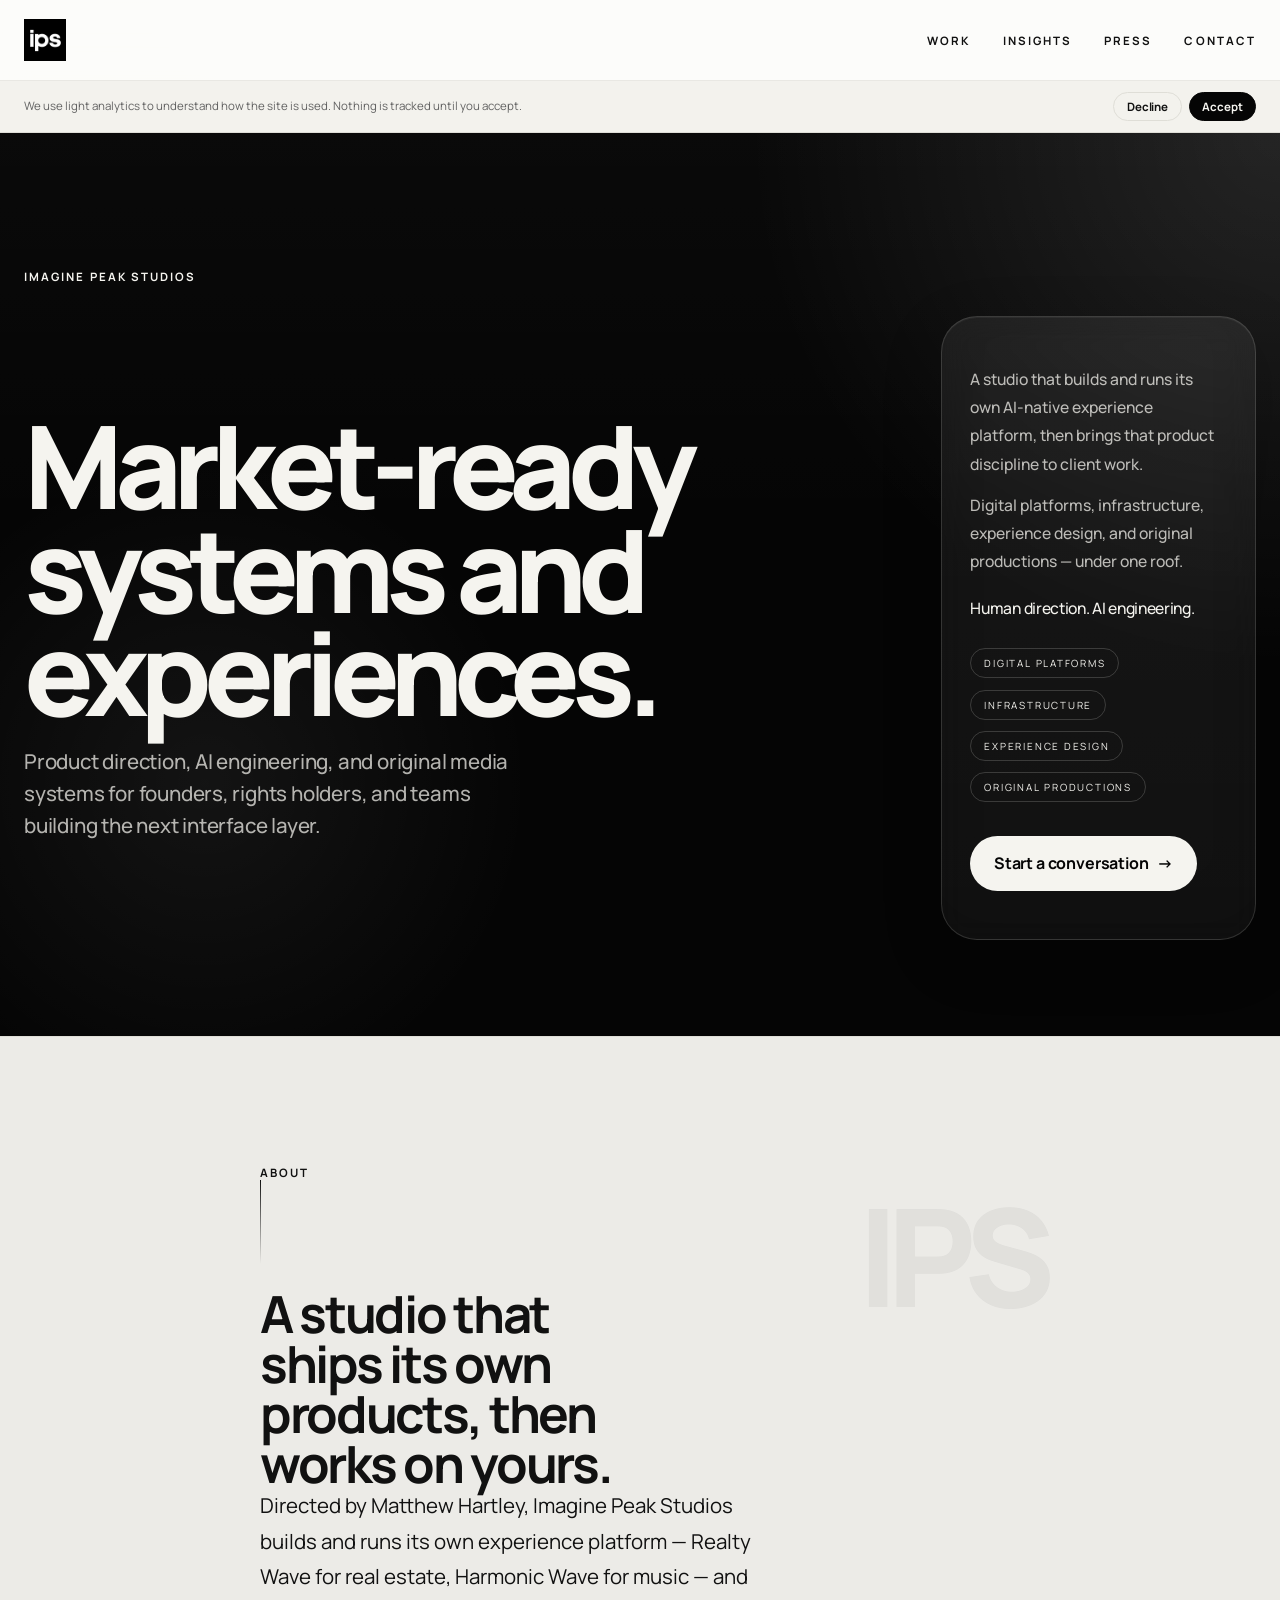
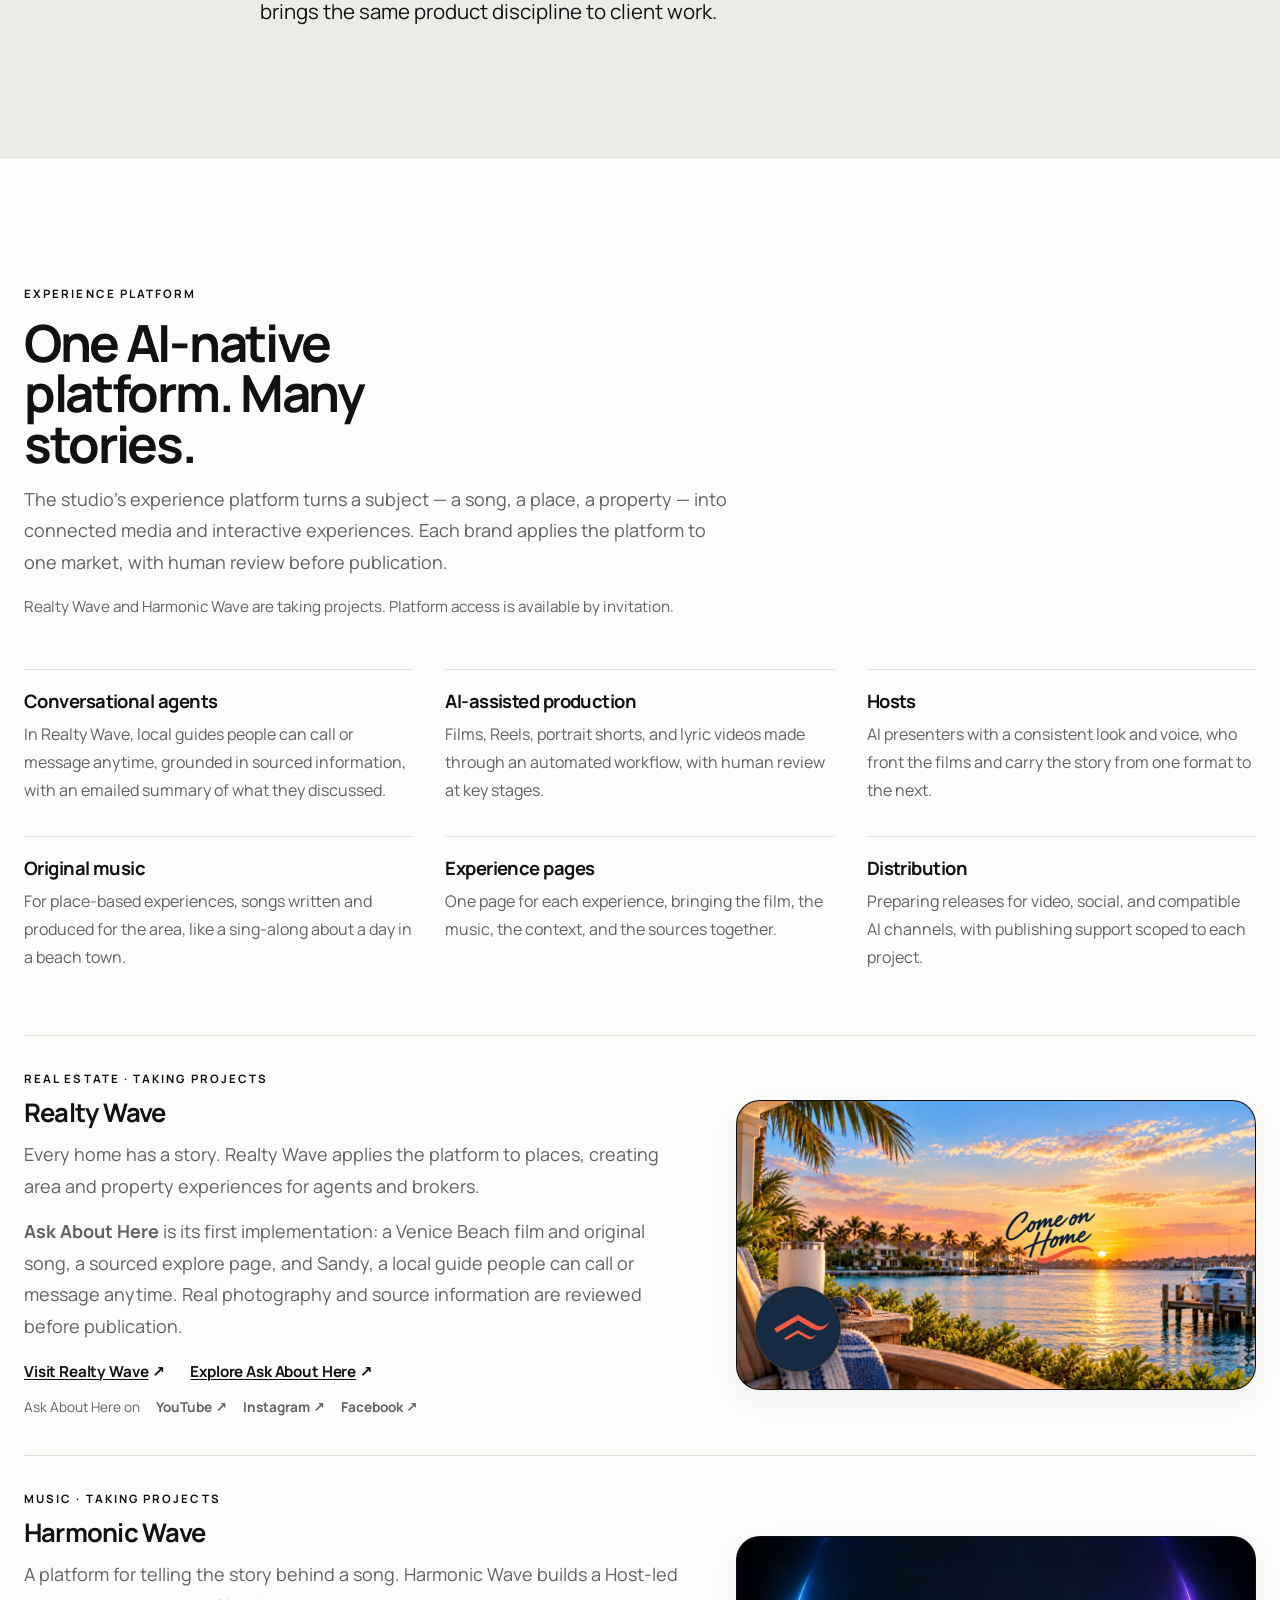
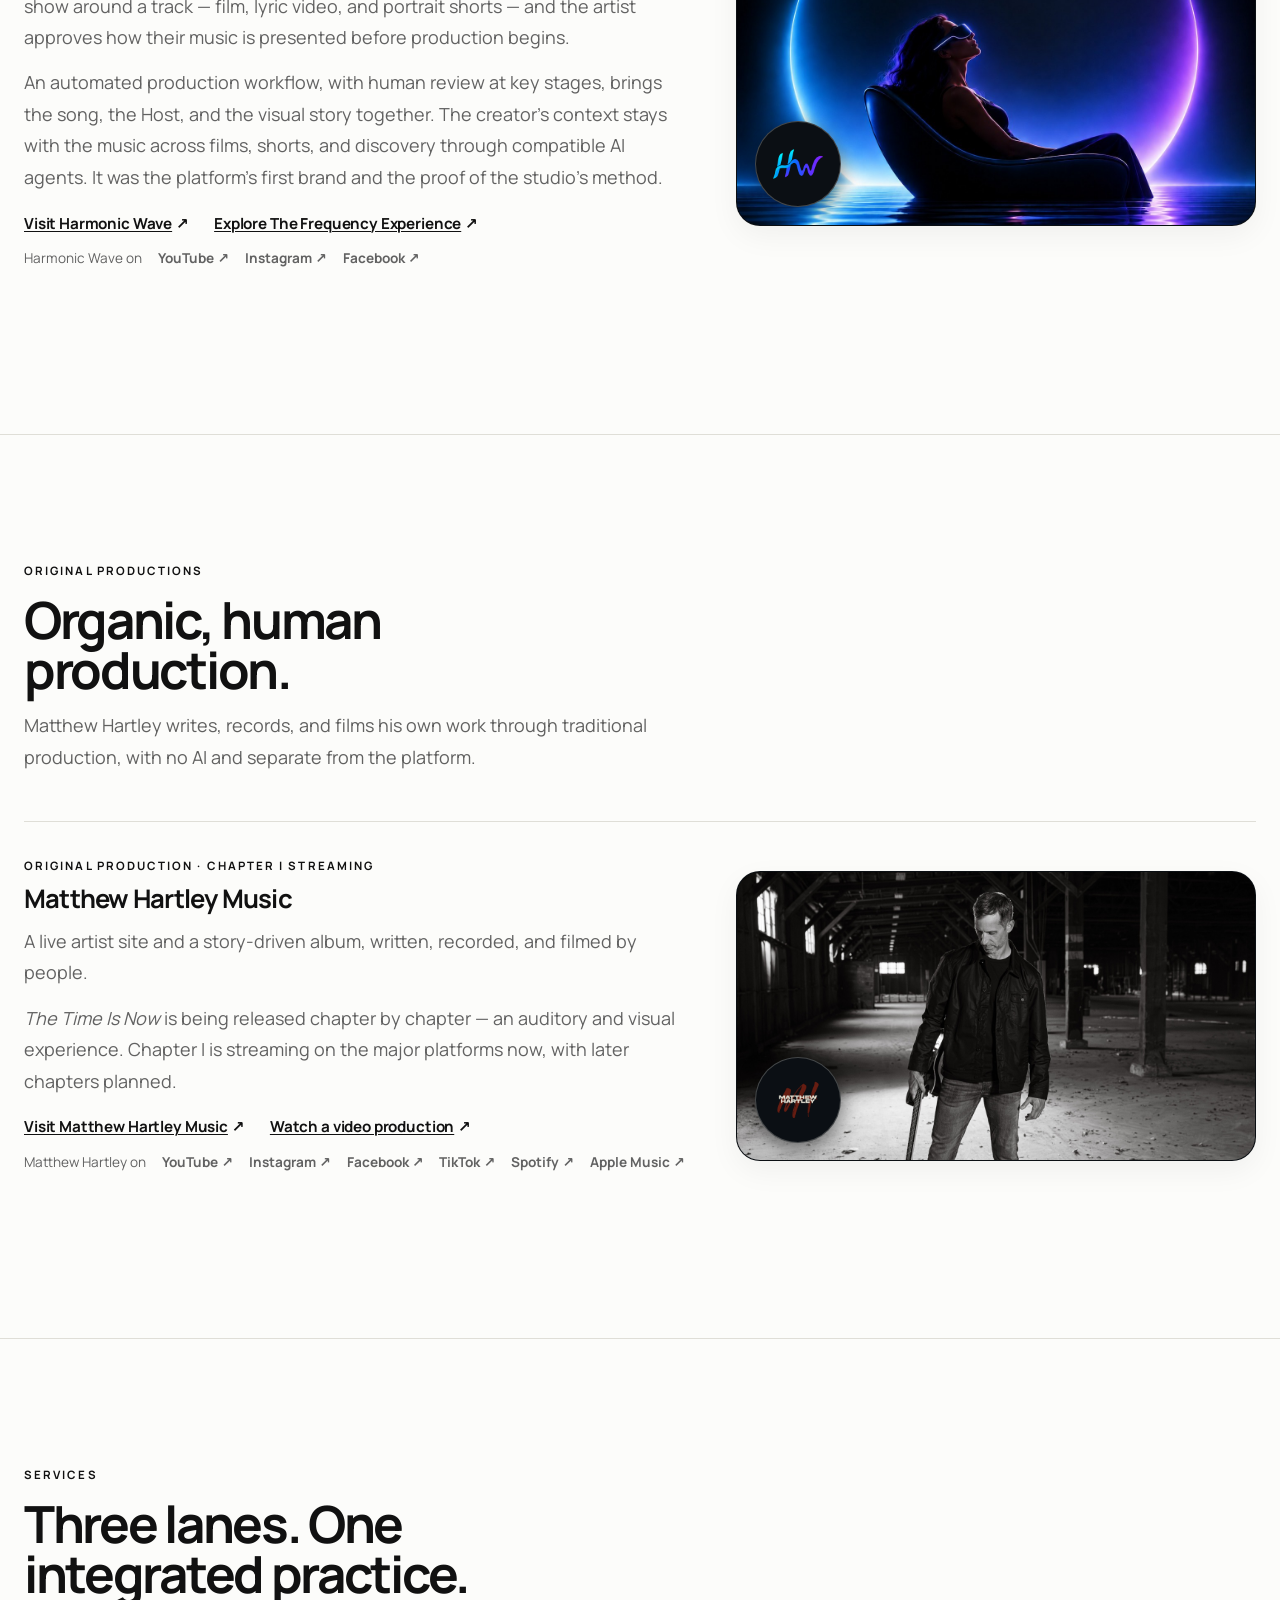
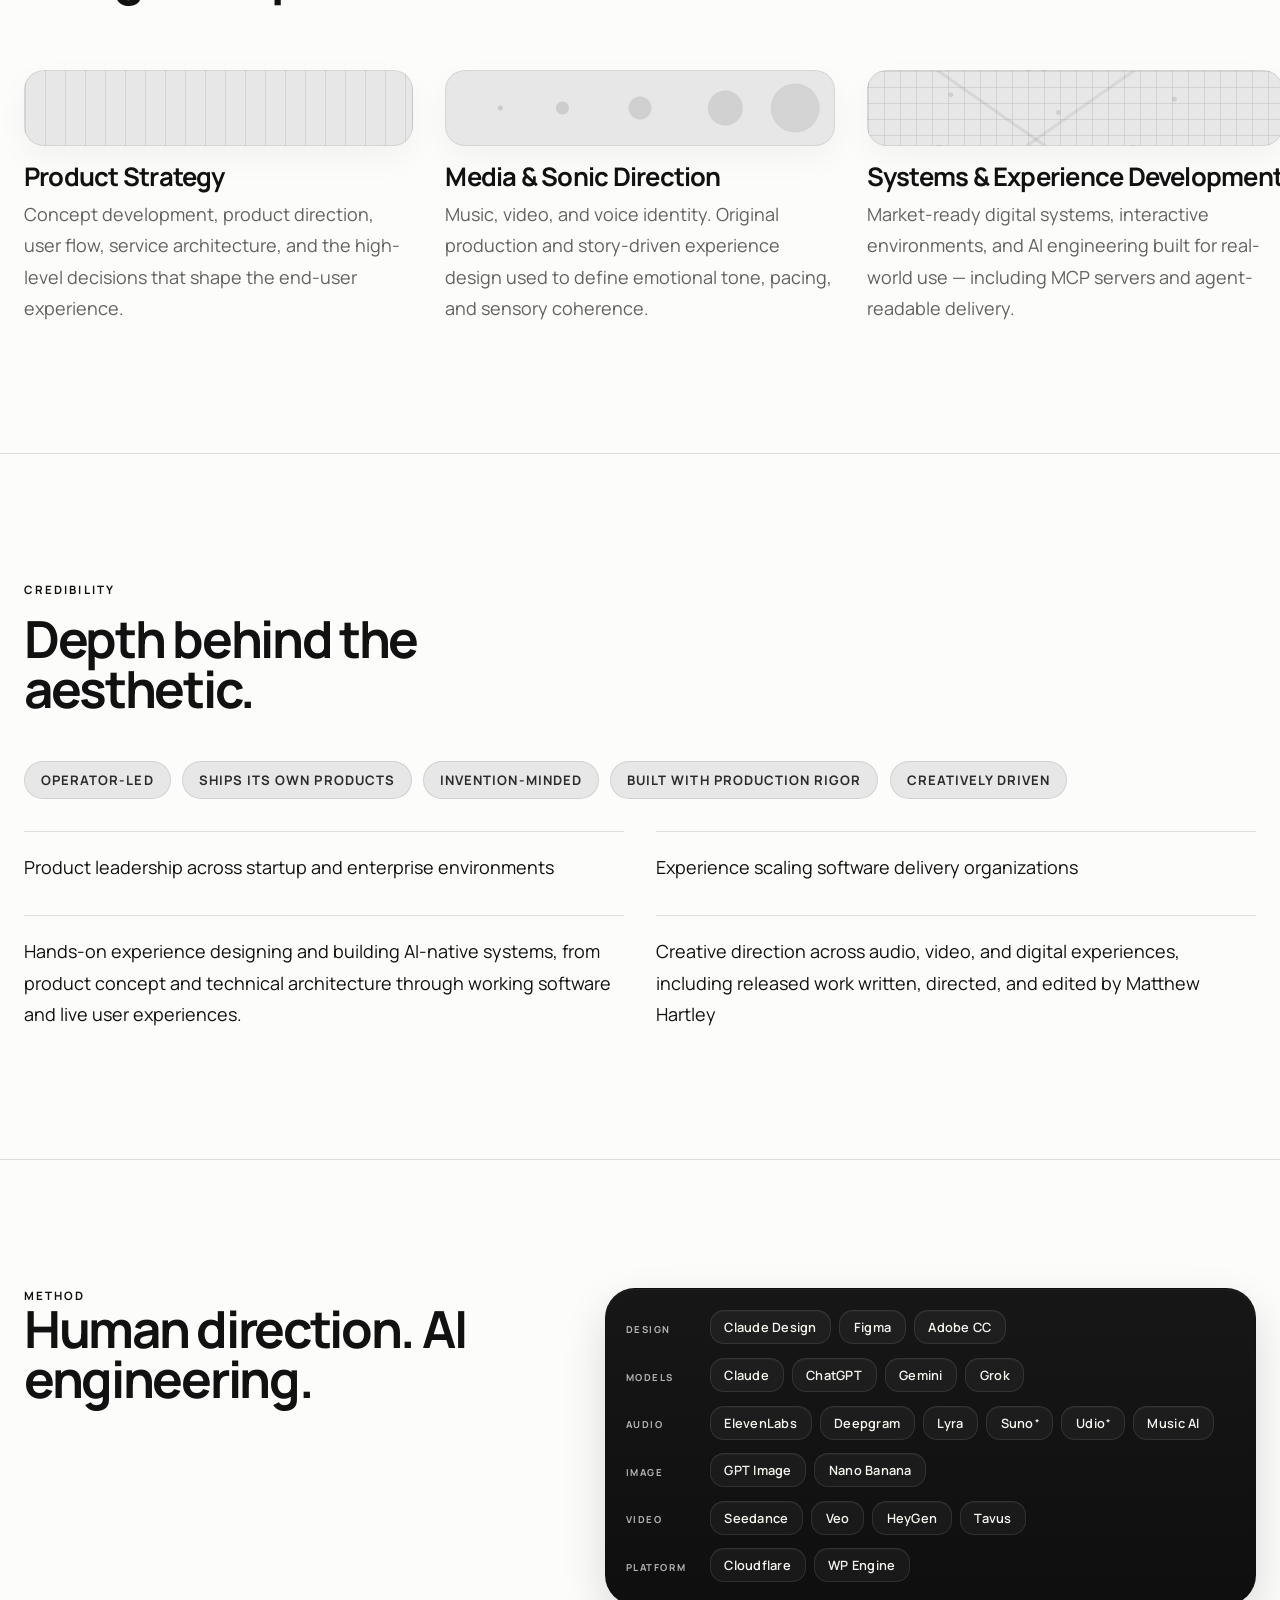
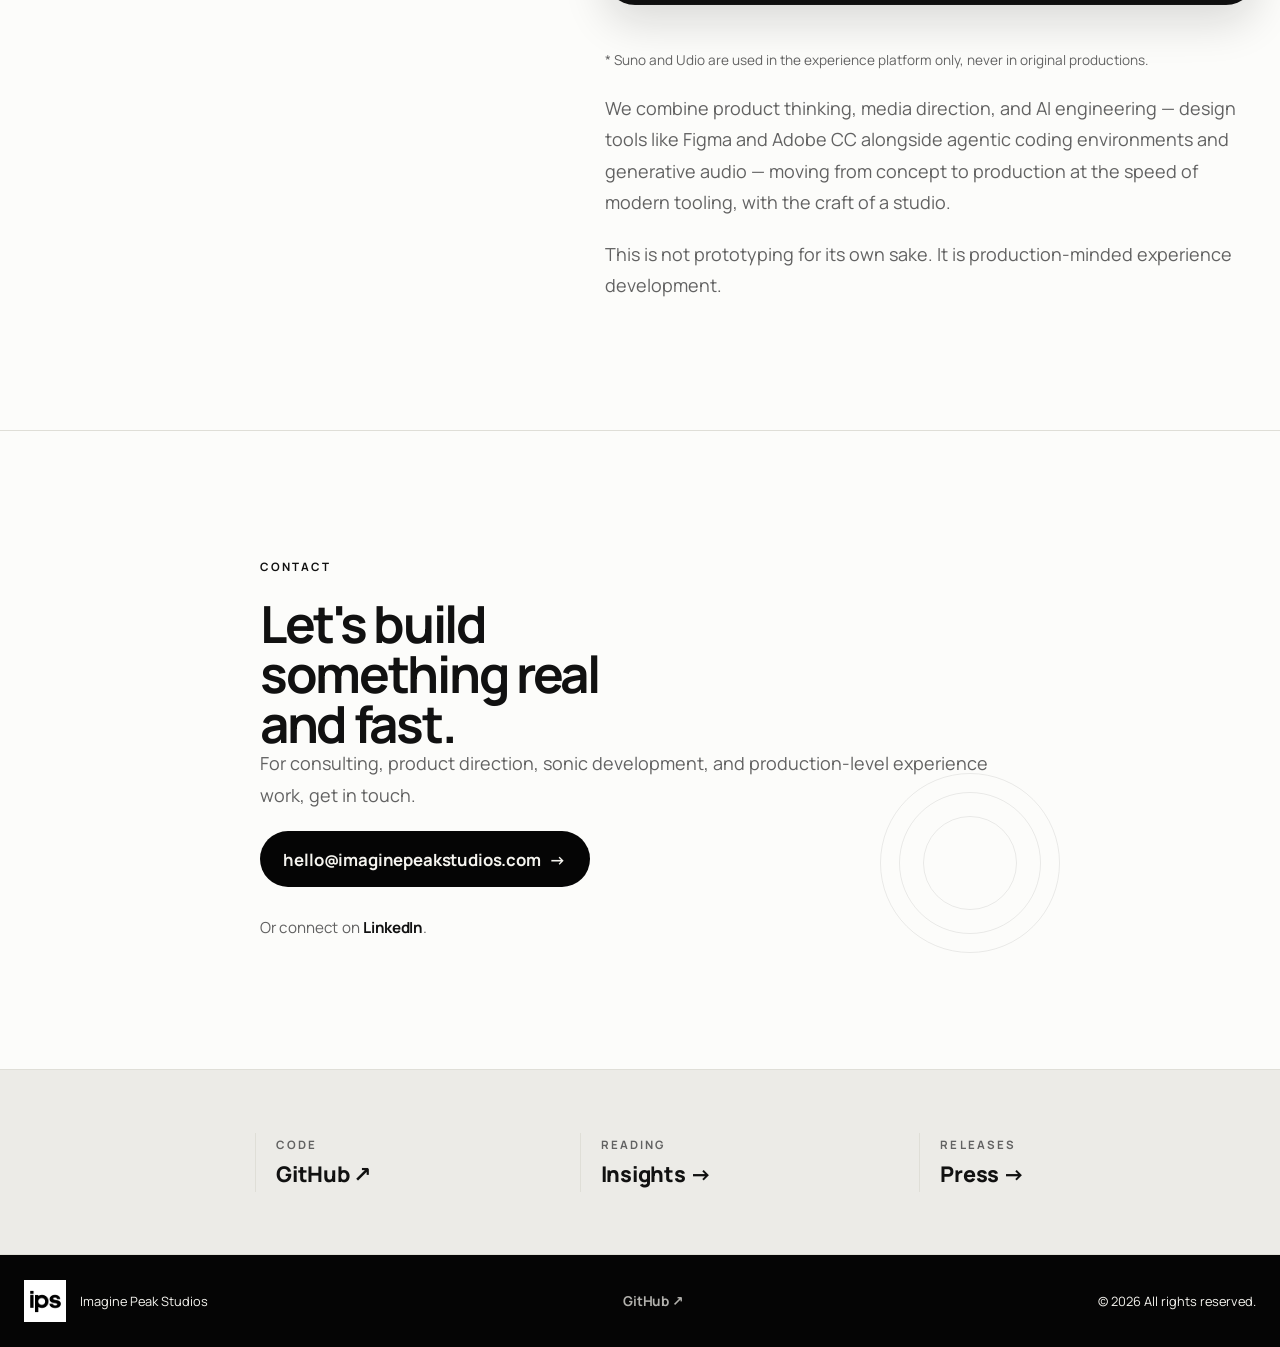
<file: index.html>
<!DOCTYPE html>
<html lang="en" class="no-js">
  <head>
    <meta charset="UTF-8" />
    <meta name="viewport" content="width=device-width, initial-scale=1.0" />
    <title>Imagine Peak Studios — AI-native experience platform</title>
    <meta
      name="description"
      content="Imagine Peak Studios builds an AI-native experience platform for music and real estate, and brings the same product, media, and engineering discipline to client work."
    />
    <meta
      name="keywords"
      content="Imagine Peak Studios, product strategy, AI engineering, experience design, original productions, consulting, Matthew Hartley, Harmonic Wave, Realty Wave"
    />
    <meta name="author" content="Imagine Peak Studios" />
    <meta name="robots" content="index, follow" />
    <link rel="canonical" href="https://imaginepeakstudios.com/" />

    <meta property="og:type" content="website" />
    <meta property="og:site_name" content="Imagine Peak Studios" />
    <meta property="og:title" content="Imagine Peak Studios — AI-native experience platform" />
    <meta
      property="og:description"
      content="Imagine Peak Studios builds an AI-native experience platform for music and real estate, and brings the same product, media, and engineering discipline to client work."
    />
    <meta property="og:url" content="https://imaginepeakstudios.com/" />
    <meta
      property="og:image"
      content="https://imaginepeakstudios.com/imagine_peak_studios_banner_og.jpg"
    />
    <meta property="og:image:width" content="1200" />
    <meta property="og:image:height" content="630" />

    <meta name="twitter:card" content="summary_large_image" />
    <meta name="twitter:title" content="Imagine Peak Studios — AI-native experience platform" />
    <meta
      name="twitter:description"
      content="Imagine Peak Studios builds an AI-native experience platform for music and real estate, and brings the same product, media, and engineering discipline to client work."
    />
    <meta
      name="twitter:image"
      content="https://imaginepeakstudios.com/imagine_peak_studios_banner_og.jpg"
    />
    <meta name="theme-color" content="#050505" />

    <!-- Google tag (gtag.js) with Consent Mode v2 -->
    <script>
      window.dataLayer = window.dataLayer || [];
      function gtag(){dataLayer.push(arguments);}

      var ipsConsent = null;
      try { ipsConsent = localStorage.getItem('ips-consent'); } catch (e) {}

      gtag('consent', 'default', {
        ad_storage: ipsConsent === 'granted' ? 'granted' : 'denied',
        ad_user_data: ipsConsent === 'granted' ? 'granted' : 'denied',
        ad_personalization: ipsConsent === 'granted' ? 'granted' : 'denied',
        analytics_storage: ipsConsent === 'granted' ? 'granted' : 'denied',
        functionality_storage: 'granted',
        personalization_storage: ipsConsent === 'granted' ? 'granted' : 'denied',
        security_storage: 'granted'
      });

      gtag('js', new Date());
      gtag('config', 'G-YC7JVM7M4E');
    </script>
    <script async src="https://www.googletagmanager.com/gtag/js?id=G-YC7JVM7M4E"></script>

    <link rel="icon" type="image/png" sizes="32x32" href="favicon-32x32.png" />
    <link rel="icon" type="image/png" sizes="16x16" href="favicon-16x16.png" />
    <link rel="apple-touch-icon" sizes="180x180" href="apple-touch-icon.png" />

    <link rel="preconnect" href="https://fonts.googleapis.com" />
    <link rel="preconnect" href="https://fonts.gstatic.com" crossorigin />
    <link
      href="https://fonts.googleapis.com/css2?family=Manrope:wght@500;700;800&family=Instrument+Serif:ital@1&display=swap"
      rel="stylesheet"
    />
    <link rel="stylesheet" href="styles.css" />

    <script>
      document.documentElement.classList.remove("no-js");
    </script>

    <script type="application/ld+json">
      {
        "@context": "https://schema.org",
        "@type": "Organization",
        "@id": "https://imaginepeakstudios.com/#organization",
        "name": "Imagine Peak Studios",
        "url": "https://imaginepeakstudios.com/",
        "logo": "https://imaginepeakstudios.com/imagine_peak_studios_icon_800x800.png",
        "description": "A studio that builds an AI-native experience platform for music and real estate, and brings the same product, media, and engineering discipline to client work.",
        "founder": { "@id": "https://imaginepeakstudios.com/#matthew-hartley" },
        "email": "hello@imaginepeakstudios.com",
        "sameAs": [
          "https://github.com/imaginepeakstudios",
          "https://www.linkedin.com/in/matthew-w-hartley/"
        ],
        "subOrganization": [
          { "@type": "Organization", "name": "Realty Wave", "url": "https://realtywave.ai/" },
          { "@type": "Organization", "name": "Harmonic Wave", "url": "https://harmonicwave.ai" }
        ]
      }
    </script>
    <script type="application/ld+json">
      {
        "@context": "https://schema.org",
        "@type": "WebSite",
        "name": "Imagine Peak Studios",
        "url": "https://imaginepeakstudios.com/"
      }
    </script>
    <script type="application/ld+json">
      {
        "@context": "https://schema.org",
        "@type": "Person",
        "@id": "https://imaginepeakstudios.com/#matthew-hartley",
        "name": "Matthew Hartley",
        "jobTitle": "Founder & Director",
        "worksFor": { "@id": "https://imaginepeakstudios.com/#organization" },
        "url": "https://imaginepeakstudios.com/",
        "sameAs": [
          "https://www.linkedin.com/in/matthew-w-hartley/",
          "https://matthewhartleymusic.com"
        ]
      }
    </script>
    <script type="application/ld+json">
      {
        "@context": "https://schema.org",
        "@type": "ItemList",
        "name": "Projects — Imagine Peak Studios",
        "itemListElement": [
          {
            "@type": "ListItem",
            "position": 1,
            "item": {
              "@type": "Organization",
              "name": "Realty Wave",
              "url": "https://realtywave.ai/",
              "description": "The real estate brand of the studio's experience platform. Area and property experiences for agents and brokers: films and Reels, original music, explore pages, and local guides.",
              "parentOrganization": { "@id": "https://imaginepeakstudios.com/#organization" },
              "subjectOf": {
                "@type": "WebSite",
                "name": "Ask About Here",
                "url": "https://askabouthere.com/venice",
                "sameAs": [
                  "https://www.youtube.com/@AskAboutHere",
                  "https://www.instagram.com/askabout_here/",
                  "https://www.facebook.com/AskAboutHere/"
                ]
              }
            }
          },
          {
            "@type": "ListItem",
            "position": 2,
            "item": {
              "@type": "Organization",
              "name": "Harmonic Wave",
              "url": "https://harmonicwave.ai",
              "sameAs": [
                "https://www.youtube.com/@HarmonicWaveMedia",
                "https://www.instagram.com/harmonicwavemedia/",
                "https://www.facebook.com/HarmonicWaveMedia/"
              ],
              "description": "The music brand of the studio's experience platform. Telling the story behind a song: a Host-led show built around a track — film, lyric video, and portrait shorts — with the artist approving how their music is presented before production begins.",
              "parentOrganization": { "@id": "https://imaginepeakstudios.com/#organization" }
            }
          },
          {
            "@type": "ListItem",
            "position": 3,
            "item": {
              "@type": "MusicGroup",
              "name": "Matthew Hartley Music",
              "url": "https://matthewhartleymusic.com",
              "sameAs": [
                "https://www.youtube.com/@matthewhartleymusic",
                "https://www.instagram.com/matthewhartleymusic",
                "https://www.facebook.com/matthewhartleymusic",
                "https://www.tiktok.com/@matthewhartleymusic",
                "https://open.spotify.com/artist/6xGolG7hG3uHKOEweDXqxb",
                "https://music.apple.com/us/artist/matthew-hartley/1765289743"
              ],
              "description": "The studio's original production, separate from its experience platform: organic, human music and film, made through traditional production, without AI. The Time Is Now is a story-driven album being released chapter by chapter. Chapter I is available on the major streaming platforms; later chapters are planned.",
              "member": { "@id": "https://imaginepeakstudios.com/#matthew-hartley" }
            }
          }
        ]
      }
    </script>
  </head>
  <body>
    <a class="skip-link" href="#top">Skip to main content</a>

    <header class="site-header">
      <div class="shell header-shell">
        <a class="brand-mark" href="/" aria-label="Imagine Peak Studios home">
          <img
            src="/imagine_peak_studios_icon_800x800.png"
            alt="Imagine Peak Studios"
            width="42"
            height="42"
            decoding="async"
          />
        </a>
        <button
          class="nav-toggle"
          type="button"
          aria-expanded="false"
          aria-controls="site-nav"
          aria-label="Open menu"
        >
          <span class="nav-toggle-bars" aria-hidden="true">
            <span></span>
            <span></span>
            <span></span>
          </span>
        </button>
        <nav id="site-nav" class="site-nav" aria-label="Primary">
          <a href="/#projects">Work</a>
          <a href="/insights/">Insights</a>
          <a href="/press/">Press</a>
          <a href="/#contact">Contact</a>
        </nav>
      </div>
    </header>
    <div class="nav-backdrop" hidden></div>

    <main id="top">
      <section class="hero animate-on-load">
        <div class="shell hero-shell">
          <div class="eyebrow">Imagine Peak Studios</div>
          <div class="hero-grid">
            <div class="hero-headline motion-up motion-1">
              <h1>Market-ready systems and experiences.</h1>
              <p class="hero-subhead">
                Product direction, AI engineering, and original media systems for founders, rights holders, and teams building the next interface layer.
              </p>
            </div>
            <div class="hero-copy motion-up motion-2">
              <p>
                A studio that builds and runs its own AI-native experience platform, then brings that product discipline to client work.
              </p>
              <p class="hero-intro-detail">
                Digital platforms, infrastructure, experience design, and original productions — under one roof.
              </p>
              <p class="hero-note">
                Human direction. AI engineering.
              </p>
              <div class="hero-signals" aria-hidden="true">
                <span>Digital Platforms</span>
                <span>Infrastructure</span>
                <span>Experience Design</span>
                <span>Original Productions</span>
              </div>
              <a class="primary-cta" href="#contact">Start a conversation <span class="arrow-glyph" aria-hidden="true">→&#xFE0E;</span></a>
            </div>
          </div>
        </div>
      </section>

      <section class="section intro ambient-section reveal-section">
        <div class="shell reading-shell">
          <div class="eyebrow">About</div>
          <div class="intro-rule" aria-hidden="true"></div>
          <div class="intro-watermark" aria-hidden="true">IPS</div>
          <h2>
            A studio that ships its own products, then works on yours.
          </h2>
          <p class="intro-lead">
            Directed by Matthew Hartley, Imagine Peak Studios builds and runs its own experience platform — Realty Wave for real estate, Harmonic Wave for music — and brings the same product discipline to client work.
          </p>
        </div>
      </section>

      <section class="section projects ambient-section reveal-section" id="projects">
        <div class="shell">
          <div class="section-head">
            <div class="eyebrow">Experience Platform</div>
            <h2>One AI-native platform. Many stories.</h2>
            <p class="platform-lede">
              The studio's experience platform turns a subject — a song, a place, a property — into connected media and interactive experiences. Each brand applies the platform to one market, with human review before publication.
            </p>
            <p class="platform-access">
              Realty Wave and Harmonic Wave are taking projects. Platform access is available by invitation.
            </p>
          </div>
          <div class="platform-grid">
            <div class="platform-item">
              <h3>Conversational agents</h3>
              <p>In Realty Wave, local guides people can call or message anytime, grounded in sourced information, with an emailed summary of what they discussed.</p>
            </div>
            <div class="platform-item">
              <h3>AI-assisted production</h3>
              <p>Films, Reels, portrait shorts, and lyric videos made through an automated workflow, with human review at key stages.</p>
            </div>
            <div class="platform-item">
              <h3>Hosts</h3>
              <p>AI presenters with a consistent look and voice, who front the films and carry the story from one format to the next.</p>
            </div>
            <div class="platform-item">
              <h3>Original music</h3>
              <p>For place-based experiences, songs written and produced for the area, like a sing-along about a day in a beach town.</p>
            </div>
            <div class="platform-item">
              <h3>Experience pages</h3>
              <p>One page for each experience, bringing the film, the music, the context, and the sources together.</p>
            </div>
            <div class="platform-item">
              <h3>Distribution</h3>
              <p>Preparing releases for video, social, and compatible AI channels, with publishing support scoped to each project.</p>
            </div>
          </div>
          <div class="project-list">
            <article class="project-feature feature-media">
              <div class="project-content">
                <div class="project-meta">Real Estate &middot; Taking Projects</div>
                <h3>
                  <a
                    class="project-link"
                    href="https://realtywave.ai"
                    target="_blank"
                    rel="noopener noreferrer"
                    >Realty Wave</a
                  >
                </h3>
                <p>
                  Every home has a story. Realty Wave applies the platform to places, creating area and property experiences for agents and brokers.
                </p>
                <p>
                  <strong>Ask About Here</strong> is its first implementation: a Venice Beach film and original song, a sourced explore page, and Sandy, a local guide people can call or message anytime. Real photography and source information are reviewed before publication.
                </p>
                <div class="project-links">
                  <a class="project-visit" href="https://realtywave.ai" target="_blank" rel="noopener noreferrer">Visit Realty Wave<span class="arrow-glyph" aria-hidden="true">↗&#xFE0E;</span></a>
                  <a class="project-visit" href="https://askabouthere.com/venice" target="_blank" rel="noopener noreferrer">Explore Ask About Here<span class="arrow-glyph" aria-hidden="true">↗&#xFE0E;</span></a>
                </div>
                <p class="project-socials">
                  <span>Ask About Here on</span>
                  <a class="project-social" href="https://www.youtube.com/@AskAboutHere" target="_blank" rel="noopener noreferrer">YouTube<span class="arrow-glyph" aria-hidden="true">↗&#xFE0E;</span></a>
                  <a class="project-social" href="https://www.instagram.com/askabout_here/" target="_blank" rel="noopener noreferrer">Instagram<span class="arrow-glyph" aria-hidden="true">↗&#xFE0E;</span></a>
                  <a class="project-social" href="https://www.facebook.com/AskAboutHere/" target="_blank" rel="noopener noreferrer">Facebook<span class="arrow-glyph" aria-hidden="true">↗&#xFE0E;</span></a>
                </p>
              </div>
              <div class="project-visual project-visual-wide project-screenshot-frame">
                <img
                  class="project-screenshot"
                  src="realty-wave-cover.jpg"
                  alt="A waterfront porch at sunset over palms, homes, and a moored boat, with Come on Home in handwritten lettering — the Realty Wave header image."
                  width="1400"
                  height="781"
                  loading="lazy"
                  decoding="async"
                />
                <span class="project-visual-bug project-visual-bug-disc">
                  <img
                    src="realty-wave-icon.png"
                    alt=""
                    width="256"
                    height="256"
                    loading="lazy"
                    decoding="async"
                  />
                </span>
              </div>
            </article>
            <article class="project-feature feature-media">
              <div class="project-content">
                <div class="project-meta">Music &middot; Taking Projects</div>
                <h3>
                  <a
                    class="project-link"
                    href="https://harmonicwave.ai"
                    target="_blank"
                    rel="noopener noreferrer"
                    >Harmonic Wave</a
                  >
                </h3>
                <p>
                  A platform for telling the story behind a song. Harmonic Wave builds a Host-led show around a track — film, lyric video, and portrait shorts — and the artist approves how their music is presented before production begins.
                </p>
                <p>
                  An automated production workflow, with human review at key stages, brings the song, the Host, and the visual story together. The creator's context stays with the music across films, shorts, and discovery through compatible AI agents. It was the platform's first brand and the proof of the studio's method.
                </p>
                <div class="project-links">
                  <a class="project-visit" href="https://harmonicwave.ai" target="_blank" rel="noopener noreferrer">Visit Harmonic Wave<span class="arrow-glyph" aria-hidden="true">↗&#xFE0E;</span></a>
                  <a class="project-visit" href="https://harmonicwave.ai/p/1f3996b1fe4916f0dbbde4d1fe1c87e2" target="_blank" rel="noopener noreferrer">Explore The Frequency Experience<span class="arrow-glyph" aria-hidden="true">↗&#xFE0E;</span></a>
                </div>
                <p class="project-socials">
                  <span>Harmonic Wave on</span>
                  <a class="project-social" href="https://www.youtube.com/@HarmonicWaveMedia" target="_blank" rel="noopener noreferrer">YouTube<span class="arrow-glyph" aria-hidden="true">↗&#xFE0E;</span></a>
                  <a class="project-social" href="https://www.instagram.com/harmonicwavemedia/" target="_blank" rel="noopener noreferrer">Instagram<span class="arrow-glyph" aria-hidden="true">↗&#xFE0E;</span></a>
                  <a class="project-social" href="https://www.facebook.com/HarmonicWaveMedia/" target="_blank" rel="noopener noreferrer">Facebook<span class="arrow-glyph" aria-hidden="true">↗&#xFE0E;</span></a>
                </p>
              </div>
              <div class="project-visual project-visual-wide project-screenshot-frame">
                <img
                  class="project-screenshot"
                  src="harmonic-wave-theme-cover.jpg"
                  alt="A woman wearing a glowing visor reclines in a chair on still water beneath a ring of blue and violet light — the Harmonic Wave header image."
                  width="1254"
                  height="700"
                  loading="lazy"
                  decoding="async"
                />
                <span class="project-visual-bug project-visual-bug-mark">
                  <img
                    src="harmonic-wave-logo.png"
                    alt=""
                    width="800"
                    height="375"
                    loading="lazy"
                    decoding="async"
                  />
                </span>
              </div>
            </article>
          </div>
        </div>
      </section>

      <section class="section productions ambient-section reveal-section" id="productions">
        <div class="shell">
          <div class="section-head">
            <div class="eyebrow">Original Productions</div>
            <h2>Organic, human production.</h2>
            <p class="platform-lede">
              Matthew Hartley writes, records, and films his own work through traditional production, with no AI and separate from the platform.
            </p>
          </div>
          <div class="project-list">
            <article class="project-feature feature-media">
              <div class="project-content">
                <div class="project-meta">Original Production &middot; Chapter I Streaming</div>
                <h3>
                  <a
                    class="project-link"
                    href="https://matthewhartleymusic.com"
                    target="_blank"
                    rel="noopener noreferrer"
                    >Matthew Hartley Music</a
                  >
                </h3>
                <p>
                  A live artist site and a story-driven album, written, recorded, and filmed by people.
                </p>
                <p>
                  <em>The Time Is Now</em> is being released chapter by chapter — an auditory and visual experience. Chapter I is streaming on the major platforms now, with later chapters planned.
                </p>
                <div class="project-links">
                  <a class="project-visit" href="https://matthewhartleymusic.com" target="_blank" rel="noopener noreferrer">Visit Matthew Hartley Music<span class="arrow-glyph" aria-hidden="true">↗&#xFE0E;</span></a>
                  <a class="project-visit" href="https://youtu.be/WBoha8kb2BI?si=I9mMfA_Ar834rOj_" target="_blank" rel="noopener noreferrer">Watch a video production<span class="arrow-glyph" aria-hidden="true">↗&#xFE0E;</span></a>
                </div>
                <p class="project-socials">
                  <span>Matthew Hartley on</span>
                  <a class="project-social" href="https://www.youtube.com/@matthewhartleymusic" target="_blank" rel="noopener noreferrer">YouTube<span class="arrow-glyph" aria-hidden="true">↗&#xFE0E;</span></a>
                  <a class="project-social" href="https://www.instagram.com/matthewhartleymusic" target="_blank" rel="noopener noreferrer">Instagram<span class="arrow-glyph" aria-hidden="true">↗&#xFE0E;</span></a>
                  <a class="project-social" href="https://www.facebook.com/matthewhartleymusic" target="_blank" rel="noopener noreferrer">Facebook<span class="arrow-glyph" aria-hidden="true">↗&#xFE0E;</span></a>
                  <a class="project-social" href="https://www.tiktok.com/@matthewhartleymusic" target="_blank" rel="noopener noreferrer">TikTok<span class="arrow-glyph" aria-hidden="true">↗&#xFE0E;</span></a>
                  <a class="project-social" href="https://open.spotify.com/artist/6xGolG7hG3uHKOEweDXqxb" target="_blank" rel="noopener noreferrer">Spotify<span class="arrow-glyph" aria-hidden="true">↗&#xFE0E;</span></a>
                  <a class="project-social" href="https://music.apple.com/us/artist/matthew-hartley/1765289743" target="_blank" rel="noopener noreferrer">Apple Music<span class="arrow-glyph" aria-hidden="true">↗&#xFE0E;</span></a>
                </p>
              </div>
              <div class="project-visual project-visual-wide project-screenshot-frame">
                <img
                  class="project-screenshot"
                  src="matthew-hartley-creator.jpg"
                  alt="Matthew Hartley standing with a guitar in an empty warehouse — the header image from matthewhartleymusic.com."
                  width="1400"
                  height="933"
                  loading="lazy"
                  decoding="async"
                />
                <span class="project-visual-bug project-visual-bug-tile">
                  <img
                    src="matthew-hartley-icon.png"
                    alt=""
                    width="256"
                    height="256"
                    loading="lazy"
                    decoding="async"
                  />
                </span>
              </div>
            </article>
          </div>
        </div>
      </section>

      <section class="section services ambient-section reveal-section" id="services">
        <div class="shell">
          <div class="section-head">
            <div class="eyebrow">Services</div>
            <h2>Three lanes. One integrated practice.</h2>
          </div>
          <div class="service-grid">
            <article class="service-item">
              <div class="service-accent service-accent-lines" aria-hidden="true"></div>
              <h3>Product Strategy</h3>
              <p>
                Concept development, product direction, user flow, service architecture, and the high-level decisions that shape the end-user experience.
              </p>
            </article>
            <article class="service-item">
              <div class="service-accent service-accent-wave" aria-hidden="true"></div>
              <h3>Media &amp; Sonic Direction</h3>
              <p>
                Music, video, and voice identity. Original production and story-driven experience design used to define emotional tone, pacing, and sensory coherence.
              </p>
            </article>
            <article class="service-item">
              <div class="service-accent service-accent-grid" aria-hidden="true"></div>
              <h3>Systems &amp; Experience Development</h3>
              <p>
                Market-ready digital systems, interactive environments, and AI engineering built for real-world use — including MCP servers and agent-readable delivery.
              </p>
            </article>
          </div>
        </div>
      </section>

      <section class="section credibility ambient-section reveal-section">
        <div class="shell">
          <div class="section-head">
            <div class="eyebrow">Credibility</div>
            <h2>Depth behind the aesthetic.</h2>
          </div>
          <div class="credibility-note">
            <span>Operator-led</span>
            <span>Ships its own products</span>
            <span>Invention-minded</span>
            <span>Built with production rigor</span>
            <span>Creatively driven</span>
          </div>
          <div class="credibility-grid">
            <p>Product leadership across startup and enterprise environments</p>
            <p>Experience scaling software delivery organizations</p>
            <p>Hands-on experience designing and building AI-native systems, from product concept and technical architecture through working software and live user experiences.</p>
            <p>Creative direction across audio, video, and digital experiences, including released work written, directed, and edited by Matthew Hartley</p>
          </div>
        </div>
      </section>

      <section class="section method ambient-section reveal-section" id="method">
        <div class="shell method-grid">
          <div>
            <div class="eyebrow">Method</div>
            <h2>Human direction. AI engineering.</h2>
          </div>
          <div class="method-copy">
            <div class="method-panel">
              <div class="method-group">
                <p class="method-group-label">Design</p>
                <div class="method-group-items">
                  <span>Claude Design</span>
                  <span>Figma</span>
                  <span>Adobe CC</span>
                </div>
              </div>
              <div class="method-group">
                <p class="method-group-label">Models</p>
                <div class="method-group-items">
                  <span>Claude</span>
                  <span>ChatGPT</span>
                  <span>Gemini</span>
                  <span>Grok</span>
                </div>
              </div>
              <div class="method-group">
                <p class="method-group-label">Audio</p>
                <div class="method-group-items">
                  <span>ElevenLabs</span>
                  <span>Deepgram</span>
                  <span>Lyra</span>
                  <span>Suno<sup class="method-mark" aria-hidden="true">*</sup></span>
                  <span>Udio<sup class="method-mark" aria-hidden="true">*</sup></span>
                  <span>Music AI</span>
                </div>
              </div>
              <div class="method-group">
                <p class="method-group-label">Image</p>
                <div class="method-group-items">
                  <span>GPT Image</span>
                  <span>Nano Banana</span>
                </div>
              </div>
              <div class="method-group">
                <p class="method-group-label">Video</p>
                <div class="method-group-items">
                  <span>Seedance</span>
                  <span>Veo</span>
                  <span>HeyGen</span>
                  <span>Tavus</span>
                </div>
              </div>
              <div class="method-group">
                <p class="method-group-label">Platform</p>
                <div class="method-group-items">
                  <span>Cloudflare</span>
                  <span>WP Engine</span>
                </div>
              </div>
            </div>
            <p class="method-footnote">
              <span aria-hidden="true">*</span> Suno and Udio are used in the experience platform only, never in original productions.
            </p>
            <p>
              We combine product thinking, media direction, and AI engineering — design tools like Figma and Adobe CC alongside agentic coding environments and generative audio — moving from concept to production at the speed of modern tooling, with the craft of a studio.
            </p>
            <p>
              This is not prototyping for its own sake. It is production-minded experience development.
            </p>
          </div>
        </div>
      </section>

      <section class="section contact ambient-section reveal-section" id="contact">
        <div class="shell reading-shell">
          <div class="eyebrow">Contact</div>
          <h2>Let's build something real<br />and fast.</h2>
          <p>
            For consulting, product direction, sonic development, and production-level experience work, get in touch.
          </p>
          <a class="primary-cta primary-cta-light" href="mailto:hello@imaginepeakstudios.com?subject=Intro%20conversation"
            >hello@imaginepeakstudios.com <span class="arrow-glyph" aria-hidden="true">→&#xFE0E;</span></a
          >
          <p class="contact-aside">
            Or connect on
            <a
              class="text-link contact-linkedin"
              href="https://www.linkedin.com/in/matthew-w-hartley/"
              target="_blank"
              rel="noopener noreferrer"
              >LinkedIn</a
            >.
          </p>
          <div class="contact-orbit" aria-hidden="true"></div>
        </div>
      </section>
    </main>

    <aside class="sub-footer" aria-label="Explore more">
      <div class="shell sub-footer-shell">
        <a class="sub-footer-link" href="https://github.com/imaginepeakstudios" target="_blank" rel="noopener noreferrer">
          <span class="sub-footer-eyebrow">Code</span>
          <span class="sub-footer-title">GitHub <span class="arrow-glyph" aria-hidden="true">↗&#xFE0E;</span></span>
        </a>
        <a class="sub-footer-link" href="/insights/">
          <span class="sub-footer-eyebrow">Reading</span>
          <span class="sub-footer-title">Insights <span class="arrow-glyph" aria-hidden="true">→&#xFE0E;</span></span>
        </a>
        <a class="sub-footer-link" href="/press/">
          <span class="sub-footer-eyebrow">Releases</span>
          <span class="sub-footer-title">Press <span class="arrow-glyph" aria-hidden="true">→&#xFE0E;</span></span>
        </a>
      </div>
    </aside>

    <footer class="site-footer">
      <div class="shell footer-shell">
        <a class="footer-brand" href="/" aria-label="Imagine Peak Studios home">
          <img
            class="footer-icon"
            src="/imagine_peak_studios_icon_800x800.png"
            alt=""
            width="42"
            height="42"
            loading="lazy"
            decoding="async"
          />
          <p>Imagine Peak Studios</p>
        </a>
        <nav class="footer-links" aria-label="Secondary">
          <a href="https://github.com/imaginepeakstudios" target="_blank" rel="noopener noreferrer">GitHub <span class="arrow-glyph" aria-hidden="true">↗&#xFE0E;</span></a>
        </nav>
        <p class="footer-meta"><small>&copy; 2026 All rights reserved.</small></p>
      </div>
    </footer>

    <aside
      class="consent-banner"
      id="consent-banner"
      role="region"
      aria-live="polite"
      aria-label="Privacy preferences"
      hidden
    >
      <div class="shell consent-shell">
        <p class="consent-copy">
          We use light analytics to understand how the site is used. Nothing is tracked until you accept.
        </p>
        <div class="consent-actions">
          <button type="button" class="consent-btn consent-decline" data-consent="denied">Decline</button>
          <button type="button" class="consent-btn consent-accept" data-consent="granted">Accept</button>
        </div>
      </div>
    </aside>

    <script src="script.js"></script>
  </body>
</html>
</file>
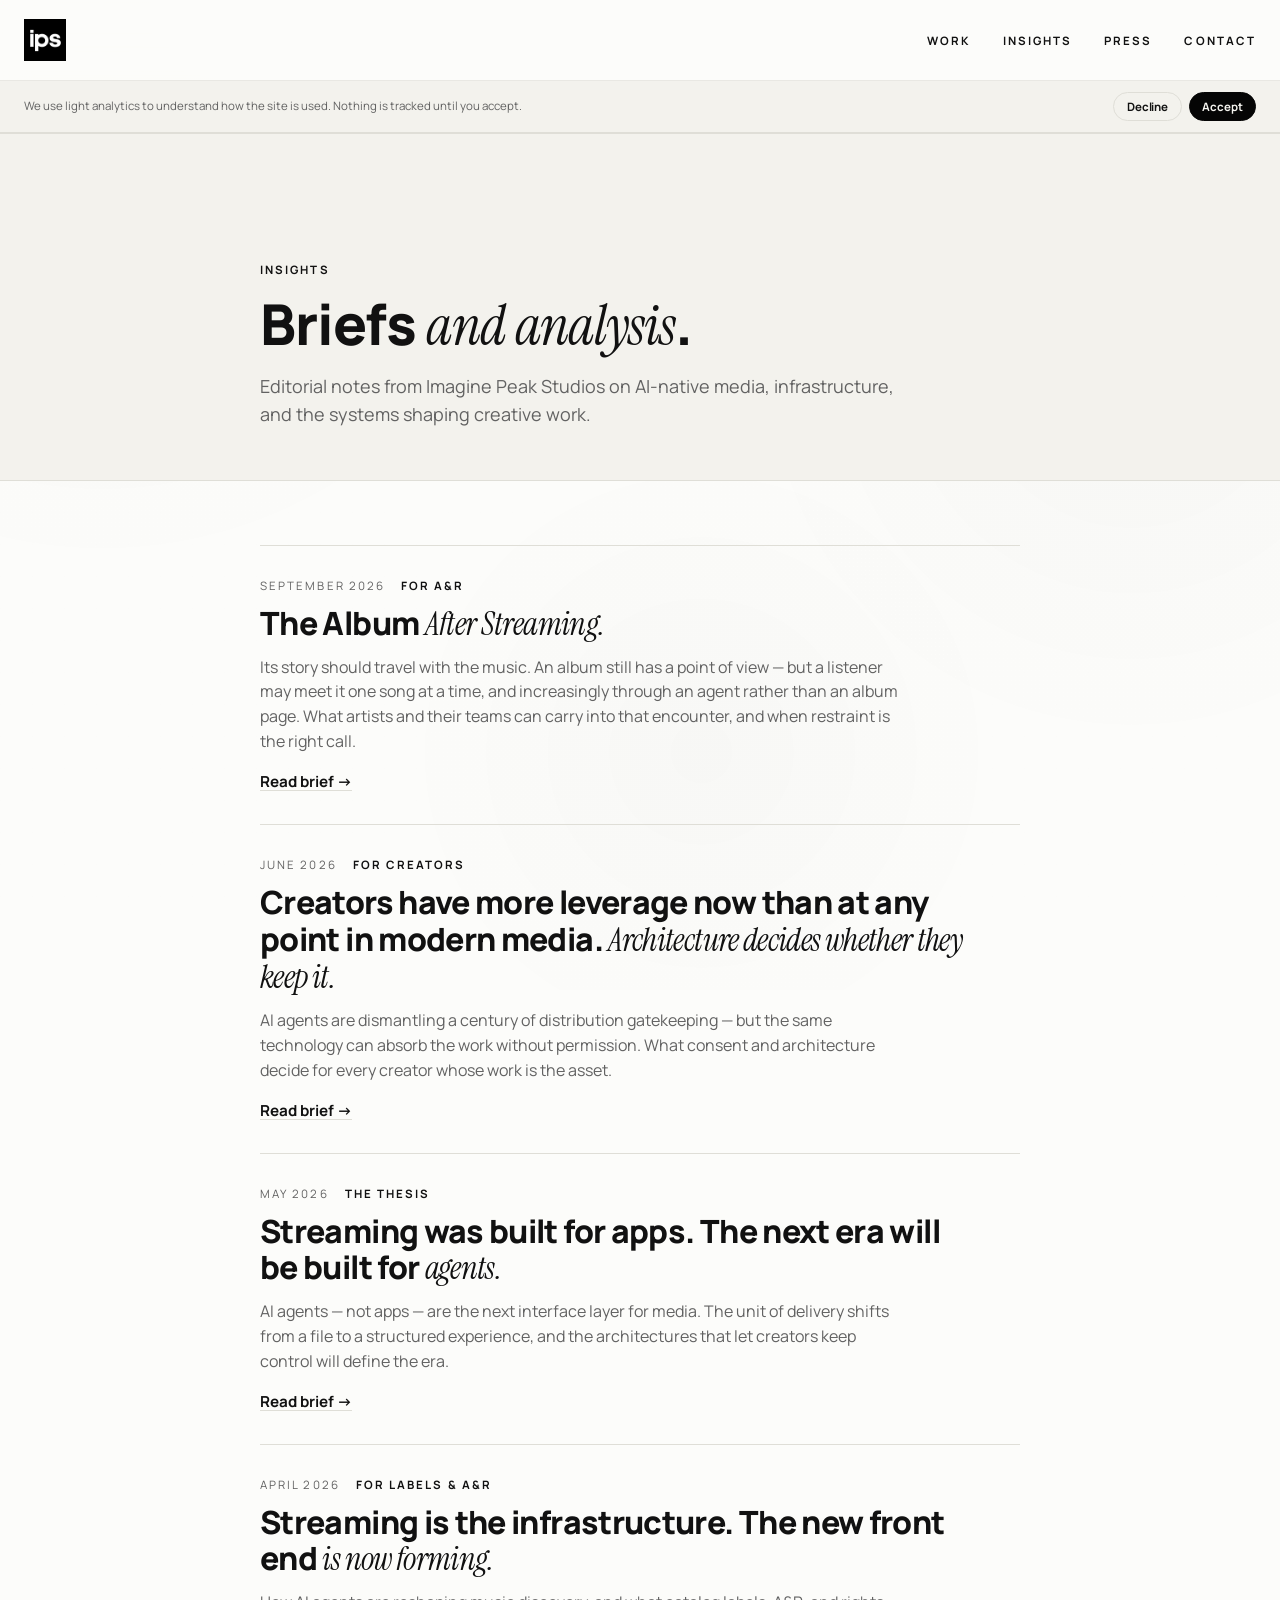
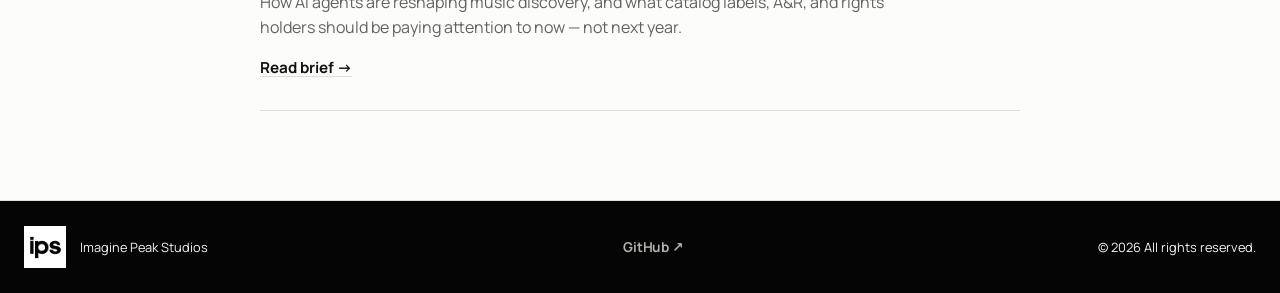
<file: insights/index.html>
<!DOCTYPE html>
<html lang="en" class="no-js">
  <head>
    <meta charset="UTF-8" />
    <meta name="viewport" content="width=device-width, initial-scale=1.0" />
    <title>Insights — Briefs and analysis · Imagine Peak Studios</title>
    <meta
      name="description"
      content="Editorial notes from Imagine Peak Studios on AI-native media, infrastructure, and the systems shaping creative work."
    />
    <meta name="author" content="Imagine Peak Studios" />
    <meta name="robots" content="index, follow" />
    <link rel="canonical" href="https://imaginepeakstudios.com/insights/" />

    <meta property="og:type" content="website" />
    <meta property="og:site_name" content="Imagine Peak Studios" />
    <meta property="og:title" content="Insights — Briefs and analysis · Imagine Peak Studios" />
    <meta property="og:description" content="Editorial notes from Imagine Peak Studios on AI-native media, infrastructure, and the systems shaping creative work." />
    <meta property="og:url" content="https://imaginepeakstudios.com/insights/" />
    <meta property="og:image" content="https://imaginepeakstudios.com/imagine_peak_studios_banner_og.jpg" />
    <meta property="og:image:width" content="1200" />
    <meta property="og:image:height" content="630" />

    <meta name="twitter:card" content="summary_large_image" />
    <meta name="twitter:title" content="Insights — Briefs and analysis · Imagine Peak Studios" />
    <meta name="twitter:description" content="Editorial briefs and analysis from Imagine Peak Studios." />
    <meta name="twitter:image" content="https://imaginepeakstudios.com/imagine_peak_studios_banner_og.jpg" />
    <meta name="theme-color" content="#050505" />

    <!-- Google tag (gtag.js) with Consent Mode v2 — mirrors main site -->
    <script>
      window.dataLayer = window.dataLayer || [];
      function gtag(){dataLayer.push(arguments);}
      var ipsConsent = null;
      try { ipsConsent = localStorage.getItem('ips-consent'); } catch (e) {}
      gtag('consent', 'default', {
        ad_storage: ipsConsent === 'granted' ? 'granted' : 'denied',
        ad_user_data: ipsConsent === 'granted' ? 'granted' : 'denied',
        ad_personalization: ipsConsent === 'granted' ? 'granted' : 'denied',
        analytics_storage: ipsConsent === 'granted' ? 'granted' : 'denied',
        functionality_storage: 'granted',
        personalization_storage: ipsConsent === 'granted' ? 'granted' : 'denied',
        security_storage: 'granted'
      });
      gtag('js', new Date());
      gtag('config', 'G-YC7JVM7M4E');
    </script>
    <script async src="https://www.googletagmanager.com/gtag/js?id=G-YC7JVM7M4E"></script>

    <link rel="icon" type="image/png" sizes="32x32" href="/favicon-32x32.png" />
    <link rel="icon" type="image/png" sizes="16x16" href="/favicon-16x16.png" />
    <link rel="apple-touch-icon" sizes="180x180" href="/apple-touch-icon.png" />

    <link rel="preconnect" href="https://fonts.googleapis.com" />
    <link rel="preconnect" href="https://fonts.gstatic.com" crossorigin />
    <link
      href="https://fonts.googleapis.com/css2?family=Manrope:wght@500;700;800&family=Instrument+Serif:ital@1&display=swap"
      rel="stylesheet"
    />
    <link rel="stylesheet" href="/styles.css" />

    <script>document.documentElement.classList.remove("no-js");</script>

    <style>
      /* Insights index — editorial card list */
      .insights-hero {
        padding-top: clamp(5rem, 10vw, 8rem);
        padding-bottom: clamp(2rem, 4vw, 3.5rem);
        background: var(--bg-soft, #f3f2ed);
      }
      .insights-hero .eyebrow { margin-bottom: 1rem; }
      .insights-title {
        font-family: 'Manrope', system-ui, sans-serif !important;
        font-weight: 800;
        font-size: clamp(2.2rem, 4.4vw, 3.6rem);
        line-height: 1.1;
        letter-spacing: -0.02em;
        color: var(--text, #111111);
        margin: 0 0 1rem;
        max-width: none;
      }
      .insights-title em {
        font-family: 'Instrument Serif', Georgia, serif;
        font-style: italic;
        font-weight: 400;
      }
      .insights-deck {
        font-family: 'Manrope', system-ui, sans-serif;
        font-size: 1.125rem;
        line-height: 1.55;
        color: var(--muted, #626262);
        max-width: 60ch;
        margin: 0;
      }

      .insights-list {
        padding-top: clamp(3rem, 5vw, 5rem);
        padding-bottom: clamp(4rem, 7vw, 6rem);
      }

      .brief-card {
        display: block;
        text-decoration: none;
        color: inherit;
        padding: 2rem 0;
        border-top: 1px solid var(--rule, #dfded7);
        transition: opacity 0.2s ease;
      }
      .brief-card:last-child { border-bottom: 1px solid var(--rule, #dfded7); }

      @media (hover: hover) and (pointer: fine) {
        .brief-card:hover { opacity: 0.7; }
        .brief-card:hover .brief-card-cta { text-decoration-color: currentColor; }
      }

      .brief-card-meta {
        display: flex;
        gap: 1rem;
        font-size: 0.72rem;
        text-transform: uppercase;
        letter-spacing: 0.18em;
        color: var(--muted, #626262);
        margin-bottom: 0.75rem;
      }
      .brief-card-meta .tag {
        color: var(--text, #111111);
        font-weight: 700;
      }
      .brief-card-headline {
        font-family: 'Manrope', system-ui, sans-serif;
        font-weight: 800;
        font-size: clamp(1.5rem, 2.6vw, 2rem);
        line-height: 1.15;
        letter-spacing: -0.02em;
        color: var(--text, #111111);
        margin: 0 0 0.75rem;
        max-width: 32ch;
      }
      .brief-card-headline em {
        font-family: 'Instrument Serif', Georgia, serif;
        font-style: italic;
        font-weight: 400;
      }
      .brief-card-deck {
        font-family: 'Manrope', system-ui, sans-serif;
        font-size: 1rem;
        line-height: 1.55;
        color: var(--muted, #626262);
        max-width: 64ch;
        margin: 0 0 1rem;
      }
      .brief-card-cta {
        font-family: 'Manrope', system-ui, sans-serif;
        font-size: 0.95rem;
        font-weight: 700;
        color: var(--text, #111111);
        text-decoration: underline;
        text-underline-offset: 3px;
        text-decoration-color: var(--rule, #dfded7);
        transition: text-decoration-color 0.2s ease;
      }

      @media (max-width: 720px) {
        .brief-card-meta { flex-wrap: wrap; gap: 0.5rem 1rem; }
      }
    </style>
  </head>
  <body>
    <a class="skip-link" href="#main">Skip to main content</a>

    <header class="site-header">
      <div class="shell header-shell">
        <a class="brand-mark" href="/" aria-label="Imagine Peak Studios home">
          <img
            src="/imagine_peak_studios_icon_800x800.png"
            alt="Imagine Peak Studios"
            width="42"
            height="42"
            decoding="async"
          />
        </a>
        <button
          class="nav-toggle"
          type="button"
          aria-expanded="false"
          aria-controls="site-nav"
          aria-label="Open menu"
        >
          <span class="nav-toggle-bars" aria-hidden="true">
            <span></span>
            <span></span>
            <span></span>
          </span>
        </button>
        <nav id="site-nav" class="site-nav" aria-label="Primary">
          <a href="/#projects">Work</a>
          <a href="/insights/">Insights</a>
          <a href="/press/">Press</a>
          <a href="/#contact">Contact</a>
        </nav>
      </div>
    </header>
    <div class="nav-backdrop" hidden></div>

    <main id="main">
      <section class="section insights-hero ambient-section">
        <div class="shell reading-shell">
          <div class="eyebrow">Insights</div>
          <h1 class="insights-title">Briefs <em>and analysis</em>.</h1>
          <p class="insights-deck">
            Editorial notes from Imagine Peak Studios on AI-native media, infrastructure, and the systems shaping creative work.
          </p>
        </div>
      </section>

      <section class="section insights-list ambient-section">
        <div class="shell reading-shell">

          <a class="brief-card" href="/insights/ar-album-after-streaming">
            <div class="brief-card-meta">
              <span>September 2026</span>
              <span class="tag">For A&amp;R</span>
            </div>
            <h2 class="brief-card-headline">The Album <em>After Streaming.</em></h2>
            <p class="brief-card-deck">
              Its story should travel with the music. An album still has a point of view — but a listener may meet it one song at a time, and increasingly through an agent rather than an album page. What artists and their teams can carry into that encounter, and when restraint is the right call.
            </p>
            <span class="brief-card-cta">Read brief →</span>
          </a>
          <a class="brief-card" href="/insights/creators-copyright-preservation">
            <div class="brief-card-meta">
              <span>June 2026</span>
              <span class="tag">For Creators</span>
            </div>
            <h2 class="brief-card-headline">Creators have more leverage now than at any point in modern media. <em>Architecture decides whether they keep it.</em></h2>
            <p class="brief-card-deck">
              AI agents are dismantling a century of distribution gatekeeping — but the same technology can absorb the work without permission. What consent and architecture decide for every creator whose work is the asset.
            </p>
            <span class="brief-card-cta">Read brief →</span>
          </a>

          <a class="brief-card" href="/insights/built-for-agents">
            <div class="brief-card-meta">
              <span>May 2026</span>
              <span class="tag">The Thesis</span>
            </div>
            <h2 class="brief-card-headline">Streaming was built for apps. The next era will be built for <em>agents.</em></h2>
            <p class="brief-card-deck">
              AI agents — not apps — are the next interface layer for media. The unit of delivery shifts from a file to a structured experience, and the architectures that let creators keep control will define the era.
            </p>
            <span class="brief-card-cta">Read brief →</span>
          </a>

          <a class="brief-card" href="/insights/labels-ai-discovery">
            <div class="brief-card-meta">
              <span>April 2026</span>
              <span class="tag">For Labels &amp; A&amp;R</span>
            </div>
            <h2 class="brief-card-headline">Streaming is the infrastructure. The new front end <em>is now forming.</em></h2>
            <p class="brief-card-deck">
              How AI agents are reshaping music discovery, and what catalog labels, A&amp;R, and rights holders should be paying attention to now — not next year.
            </p>
            <span class="brief-card-cta">Read brief →</span>
          </a>

        </div>
      </section>
    </main>

    <footer class="site-footer">
      <div class="shell footer-shell">
        <a class="footer-brand" href="/" aria-label="Imagine Peak Studios home">
          <img
            class="footer-icon"
            src="/imagine_peak_studios_icon_800x800.png"
            alt=""
            width="42"
            height="42"
            loading="lazy"
            decoding="async"
          />
          <p>Imagine Peak Studios</p>
        </a>
        <nav class="footer-links" aria-label="Secondary">
          <a href="https://github.com/imaginepeakstudios" target="_blank" rel="noopener noreferrer">GitHub <span class="arrow-glyph" aria-hidden="true">↗&#xFE0E;</span></a>
        </nav>
        <p class="footer-meta"><small>&copy; 2026 All rights reserved.</small></p>
      </div>
    </footer>

    <aside
      class="consent-banner"
      id="consent-banner"
      role="region"
      aria-live="polite"
      aria-label="Privacy preferences"
      hidden
    >
      <div class="shell consent-shell">
        <p class="consent-copy">
          We use light analytics to understand how the site is used. Nothing is tracked until you accept.
        </p>
        <div class="consent-actions">
          <button type="button" class="consent-btn consent-decline" data-consent="denied">Decline</button>
          <button type="button" class="consent-btn consent-accept" data-consent="granted">Accept</button>
        </div>
      </div>
    </aside>

    <script src="/script.js"></script>
  </body>
</html>
</file>
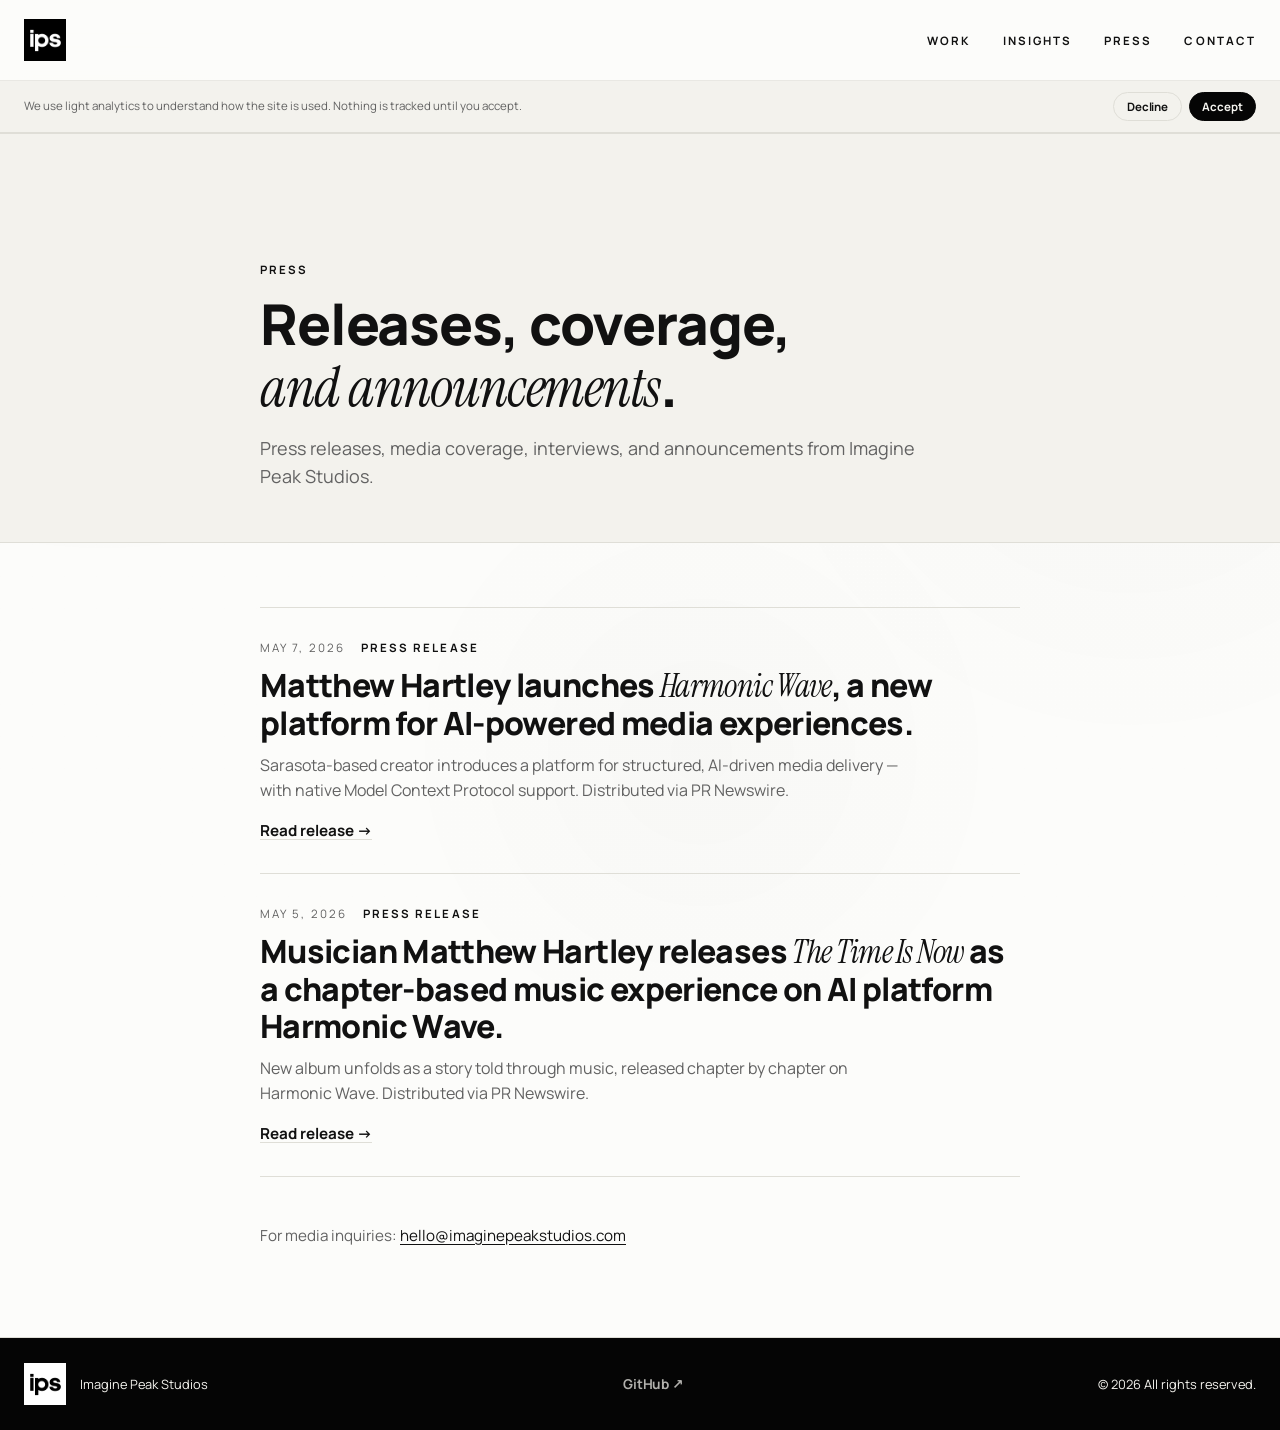
<file: press/index.html>
<!DOCTYPE html>
<html lang="en" class="no-js">
  <head>
    <meta charset="UTF-8" />
    <meta name="viewport" content="width=device-width, initial-scale=1.0" />
    <title>Press — Releases, coverage, and announcements · Imagine Peak Studios</title>
    <meta
      name="description"
      content="Press releases, media coverage, and announcements from Imagine Peak Studios — Harmonic Wave platform, original productions, and partnerships."
    />
    <meta name="author" content="Imagine Peak Studios" />
    <meta name="robots" content="index, follow" />
    <link rel="canonical" href="https://imaginepeakstudios.com/press/" />

    <meta property="og:type" content="website" />
    <meta property="og:site_name" content="Imagine Peak Studios" />
    <meta property="og:title" content="Press — Announcements and releases · Imagine Peak Studios" />
    <meta property="og:description" content="Press releases, media coverage, and announcements from Imagine Peak Studios." />
    <meta property="og:url" content="https://imaginepeakstudios.com/press/" />
    <meta property="og:image" content="https://imaginepeakstudios.com/imagine_peak_studios_banner_og.jpg" />
    <meta property="og:image:width" content="1200" />
    <meta property="og:image:height" content="630" />

    <meta name="twitter:card" content="summary_large_image" />
    <meta name="twitter:title" content="Press — Announcements and releases · Imagine Peak Studios" />
    <meta name="twitter:description" content="Press releases, media coverage, and announcements from Imagine Peak Studios." />
    <meta name="twitter:image" content="https://imaginepeakstudios.com/imagine_peak_studios_banner_og.jpg" />
    <meta name="theme-color" content="#050505" />

    <!-- Google tag (gtag.js) with Consent Mode v2 — mirrors main site -->
    <script>
      window.dataLayer = window.dataLayer || [];
      function gtag(){dataLayer.push(arguments);}
      var ipsConsent = null;
      try { ipsConsent = localStorage.getItem('ips-consent'); } catch (e) {}
      gtag('consent', 'default', {
        ad_storage: ipsConsent === 'granted' ? 'granted' : 'denied',
        ad_user_data: ipsConsent === 'granted' ? 'granted' : 'denied',
        ad_personalization: ipsConsent === 'granted' ? 'granted' : 'denied',
        analytics_storage: ipsConsent === 'granted' ? 'granted' : 'denied',
        functionality_storage: 'granted',
        personalization_storage: ipsConsent === 'granted' ? 'granted' : 'denied',
        security_storage: 'granted'
      });
      gtag('js', new Date());
      gtag('config', 'G-YC7JVM7M4E');
    </script>
    <script async src="https://www.googletagmanager.com/gtag/js?id=G-YC7JVM7M4E"></script>

    <link rel="icon" type="image/png" sizes="32x32" href="/favicon-32x32.png" />
    <link rel="icon" type="image/png" sizes="16x16" href="/favicon-16x16.png" />
    <link rel="apple-touch-icon" sizes="180x180" href="/apple-touch-icon.png" />

    <link rel="preconnect" href="https://fonts.googleapis.com" />
    <link rel="preconnect" href="https://fonts.gstatic.com" crossorigin />
    <link
      href="https://fonts.googleapis.com/css2?family=Manrope:wght@500;700;800&family=Instrument+Serif:ital@1&display=swap"
      rel="stylesheet"
    />
    <link rel="stylesheet" href="/styles.css" />

    <script>document.documentElement.classList.remove("no-js");</script>

    <style>
      .press-hero {
        padding-top: clamp(5rem, 10vw, 8rem);
        padding-bottom: clamp(2rem, 4vw, 3.5rem);
        background: var(--bg-soft, #f3f2ed);
      }
      .press-hero .eyebrow { margin-bottom: 1rem; }
      .press-title {
        font-family: 'Manrope', system-ui, sans-serif !important;
        font-weight: 800;
        font-size: clamp(2.2rem, 4.4vw, 3.6rem);
        line-height: 1.1;
        letter-spacing: -0.02em;
        color: var(--text, #111111);
        margin: 0 0 1rem;
        max-width: none;
      }
      .press-title em {
        font-family: 'Instrument Serif', Georgia, serif;
        font-style: italic;
        font-weight: 400;
      }
      .press-deck {
        font-family: 'Manrope', system-ui, sans-serif;
        font-size: 1.125rem;
        line-height: 1.55;
        color: var(--muted, #626262);
        max-width: 60ch;
        margin: 0;
      }

      .press-list {
        padding-top: clamp(3rem, 5vw, 5rem);
        padding-bottom: clamp(4rem, 7vw, 6rem);
      }

      .press-card {
        display: block;
        text-decoration: none;
        color: inherit;
        padding: 2rem 0;
        border-top: 1px solid var(--rule, #dfded7);
        transition: opacity 0.2s ease;
      }
      .press-card + .press-card { border-top: 1px solid var(--rule, #dfded7); }
      .press-card:last-of-type { border-bottom: 1px solid var(--rule, #dfded7); }

      @media (hover: hover) and (pointer: fine) {
        .press-card:hover { opacity: 0.7; }
        .press-card:hover .press-card-cta { text-decoration-color: currentColor; }
      }

      .press-card-meta {
        display: flex;
        gap: 1rem;
        font-size: 0.72rem;
        text-transform: uppercase;
        letter-spacing: 0.18em;
        color: var(--muted, #626262);
        margin-bottom: 0.75rem;
      }
      .press-card-meta .tag {
        color: var(--text, #111111);
        font-weight: 700;
      }
      .press-card-headline {
        font-family: 'Manrope', system-ui, sans-serif;
        font-weight: 800;
        font-size: clamp(1.5rem, 2.6vw, 2rem);
        line-height: 1.15;
        letter-spacing: -0.02em;
        color: var(--text, #111111);
        margin: 0 0 0.75rem;
        max-width: 36ch;
      }
      .press-card-headline em {
        font-family: 'Instrument Serif', Georgia, serif;
        font-style: italic;
        font-weight: 400;
      }
      .press-card-deck {
        font-family: 'Manrope', system-ui, sans-serif;
        font-size: 1rem;
        line-height: 1.55;
        color: var(--muted, #626262);
        max-width: 64ch;
        margin: 0 0 1rem;
      }
      .press-card-cta {
        font-family: 'Manrope', system-ui, sans-serif;
        font-size: 0.95rem;
        font-weight: 700;
        color: var(--text, #111111);
        text-decoration: underline;
        text-underline-offset: 3px;
        text-decoration-color: var(--rule, #dfded7);
        transition: text-decoration-color 0.2s ease;
      }

      @media (max-width: 720px) {
        .press-card-meta { flex-wrap: wrap; gap: 0.5rem 1rem; }
      }

      .press-contact {
        margin-top: clamp(2rem, 4vw, 3rem);
        font-family: 'Manrope', system-ui, sans-serif;
        font-size: 0.95rem;
        line-height: 1.5;
        color: var(--muted, #626262);
      }
      .press-contact a {
        color: var(--text, #111111);
        text-decoration: underline;
        text-underline-offset: 3px;
      }

    </style>
  </head>
  <body>
    <a class="skip-link" href="#main">Skip to main content</a>

    <header class="site-header">
      <div class="shell header-shell">
        <a class="brand-mark" href="/" aria-label="Imagine Peak Studios home">
          <img
            src="/imagine_peak_studios_icon_800x800.png"
            alt="Imagine Peak Studios"
            width="42"
            height="42"
            decoding="async"
          />
        </a>
        <button
          class="nav-toggle"
          type="button"
          aria-expanded="false"
          aria-controls="site-nav"
          aria-label="Open menu"
        >
          <span class="nav-toggle-bars" aria-hidden="true">
            <span></span>
            <span></span>
            <span></span>
          </span>
        </button>
        <nav id="site-nav" class="site-nav" aria-label="Primary">
          <a href="/#projects">Work</a>
          <a href="/insights/">Insights</a>
          <a href="/press/">Press</a>
          <a href="/#contact">Contact</a>
        </nav>
      </div>
    </header>
    <div class="nav-backdrop" hidden></div>

    <main id="main">
      <section class="section press-hero ambient-section">
        <div class="shell reading-shell">
          <div class="eyebrow">Press</div>
          <h1 class="press-title">Releases, coverage, <em>and announcements</em>.</h1>
          <p class="press-deck">
            Press releases, media coverage, interviews, and announcements from Imagine Peak Studios.
          </p>
        </div>
      </section>

      <section class="section press-list ambient-section">
        <div class="shell reading-shell">

          <a class="press-card" href="/press/harmonic-wave-launch">
            <div class="press-card-meta">
              <span>May 7, 2026</span>
              <span class="tag">Press release</span>
            </div>
            <h2 class="press-card-headline">Matthew Hartley launches <em>Harmonic Wave</em>, a new platform for AI-powered media experiences.</h2>
            <p class="press-card-deck">
              Sarasota-based creator introduces a platform for structured, AI-driven media delivery — with native Model Context Protocol support. Distributed via PR Newswire.
            </p>
            <span class="press-card-cta">Read release →</span>
          </a>

          <a class="press-card" href="/press/the-time-is-now-launch">
            <div class="press-card-meta">
              <span>May 5, 2026</span>
              <span class="tag">Press release</span>
            </div>
            <h2 class="press-card-headline">Musician Matthew Hartley releases <em>The Time Is Now</em> as a chapter-based music experience on AI platform Harmonic Wave.</h2>
            <p class="press-card-deck">
              New album unfolds as a story told through music, released chapter by chapter on Harmonic Wave. Distributed via PR Newswire.
            </p>
            <span class="press-card-cta">Read release →</span>
          </a>

          <p class="press-contact">
            For media inquiries: <a href="mailto:hello@imaginepeakstudios.com?subject=Press%20inquiry">hello@imaginepeakstudios.com</a>
          </p>

        </div>
      </section>
    </main>

    <footer class="site-footer">
      <div class="shell footer-shell">
        <a class="footer-brand" href="/" aria-label="Imagine Peak Studios home">
          <img
            class="footer-icon"
            src="/imagine_peak_studios_icon_800x800.png"
            alt=""
            width="42"
            height="42"
            loading="lazy"
            decoding="async"
          />
          <p>Imagine Peak Studios</p>
        </a>
        <nav class="footer-links" aria-label="Secondary">
          <a href="https://github.com/imaginepeakstudios" target="_blank" rel="noopener noreferrer">GitHub <span class="arrow-glyph" aria-hidden="true">↗&#xFE0E;</span></a>
        </nav>
        <p class="footer-meta"><small>&copy; 2026 All rights reserved.</small></p>
      </div>
    </footer>

    <aside
      class="consent-banner"
      id="consent-banner"
      role="region"
      aria-live="polite"
      aria-label="Privacy preferences"
      hidden
    >
      <div class="shell consent-shell">
        <p class="consent-copy">
          We use light analytics to understand how the site is used. Nothing is tracked until you accept.
        </p>
        <div class="consent-actions">
          <button type="button" class="consent-btn consent-decline" data-consent="denied">Decline</button>
          <button type="button" class="consent-btn consent-accept" data-consent="granted">Accept</button>
        </div>
      </div>
    </aside>

    <script src="/script.js"></script>
  </body>
</html>
</file>
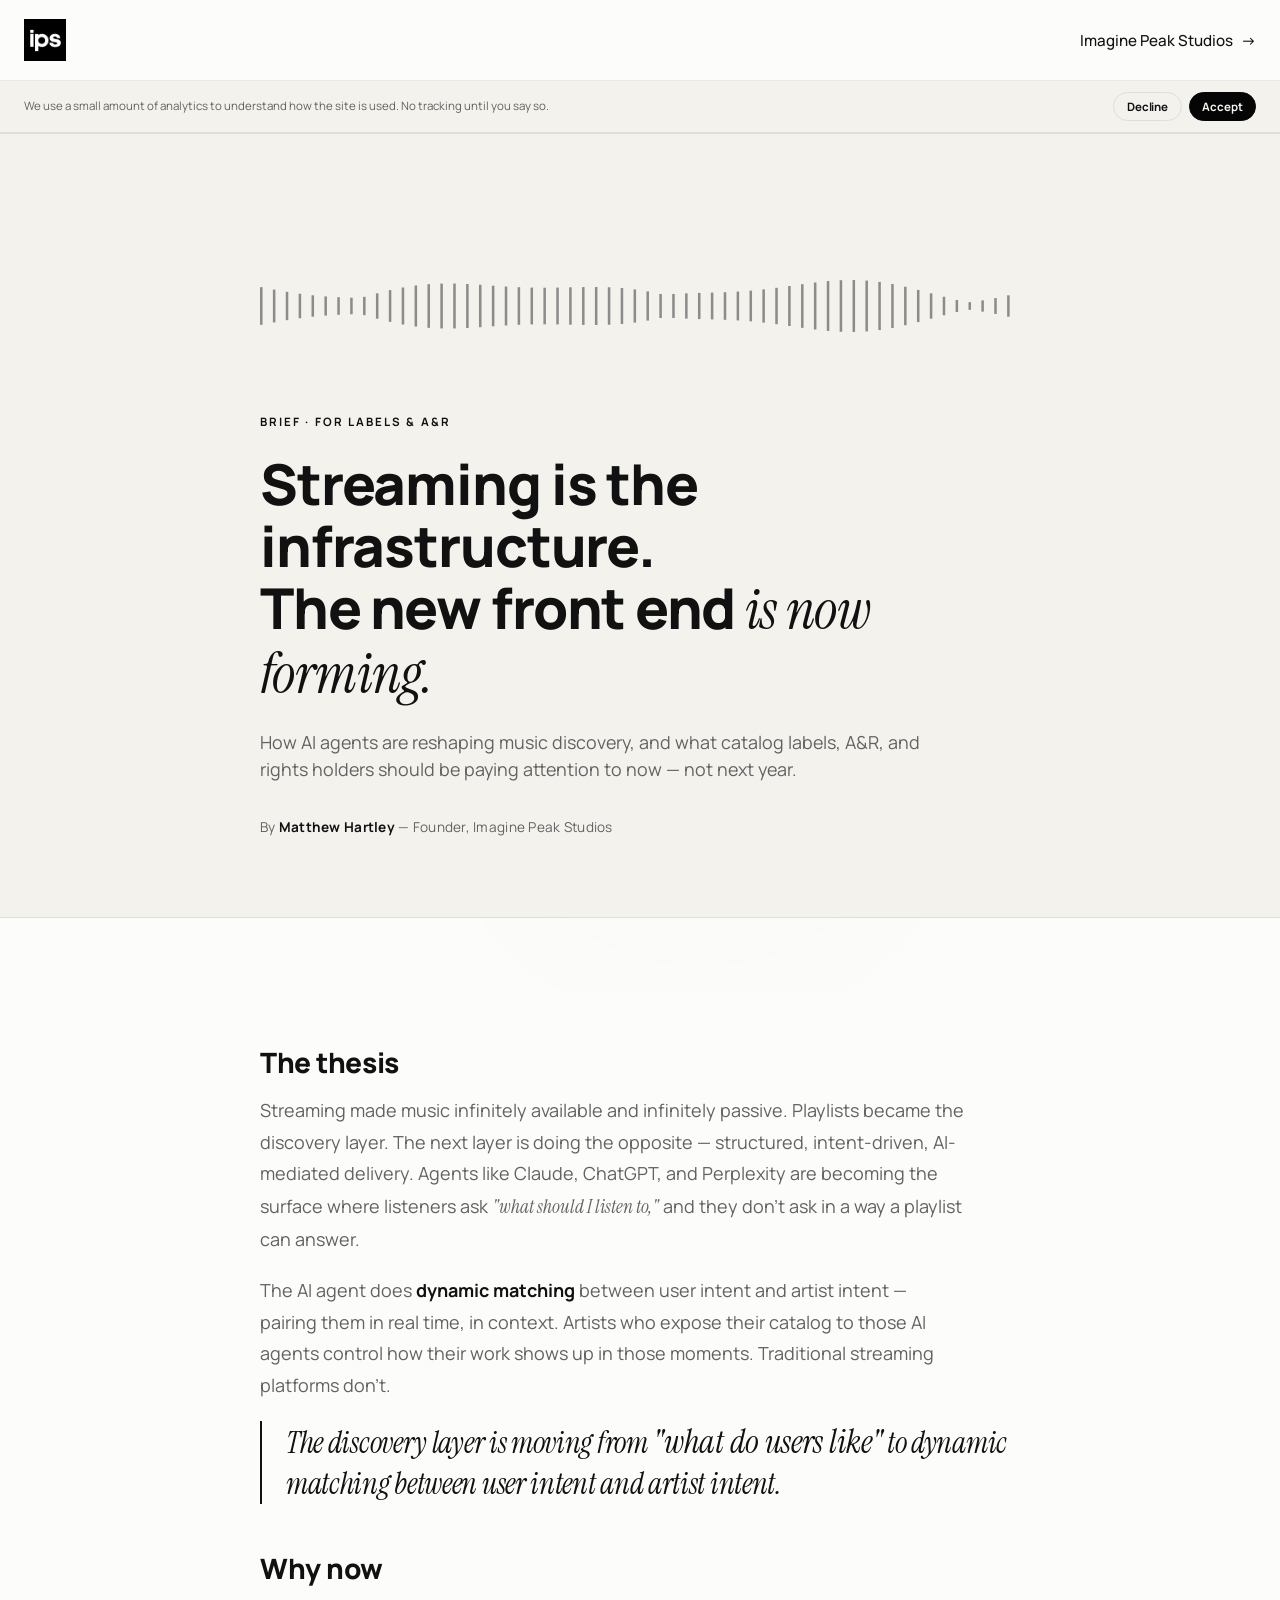
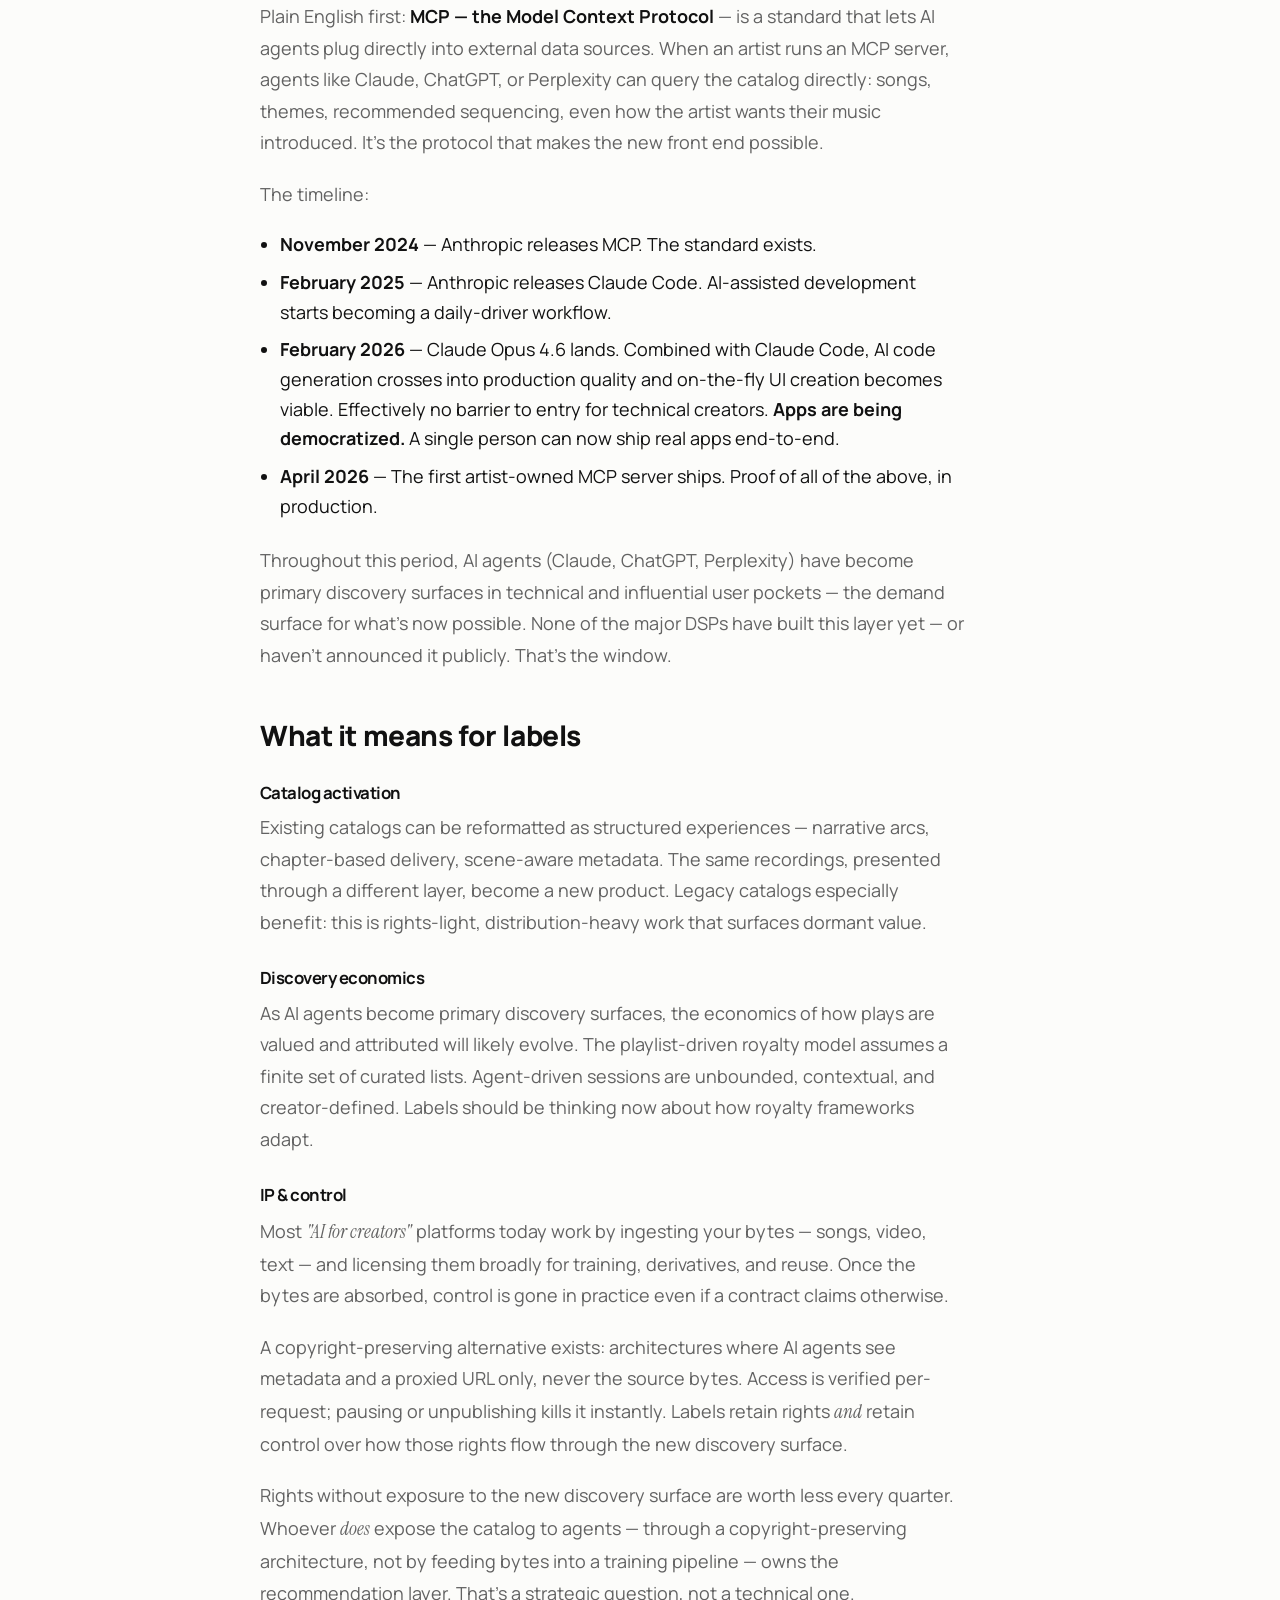
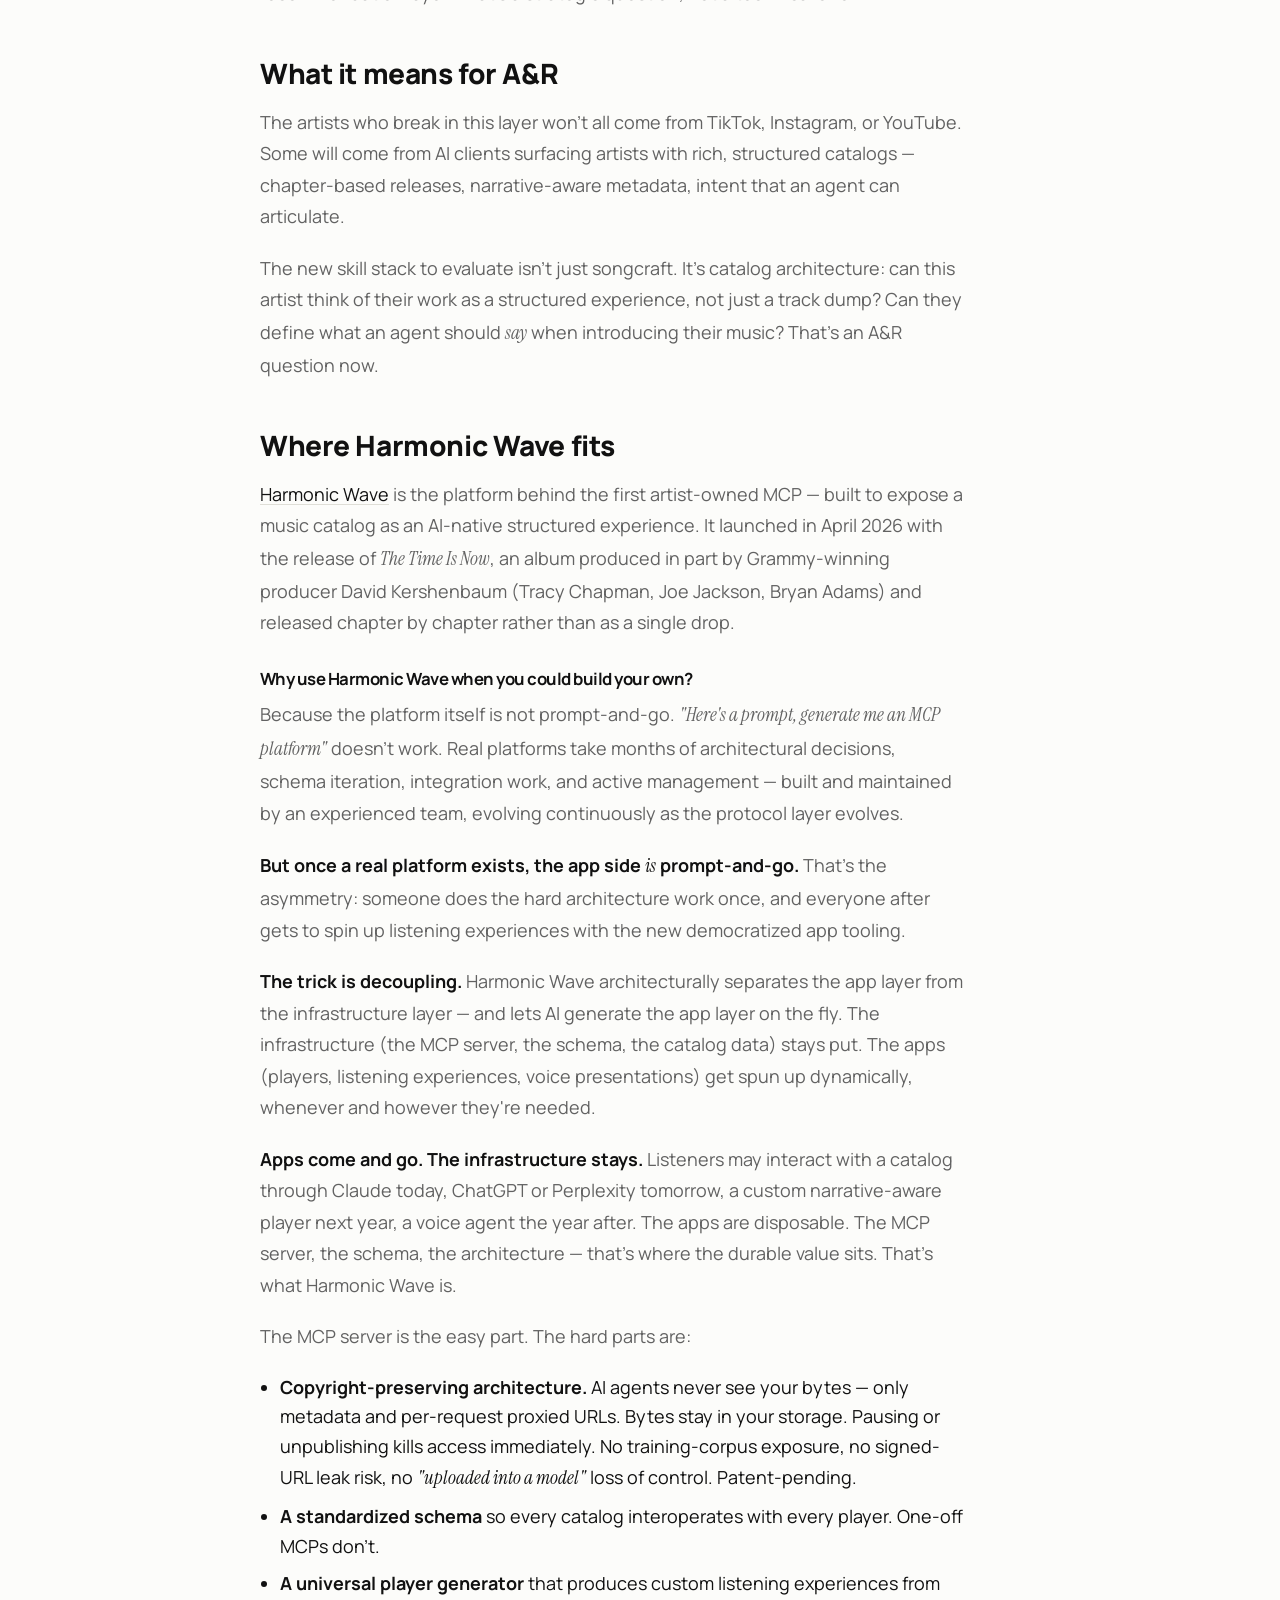
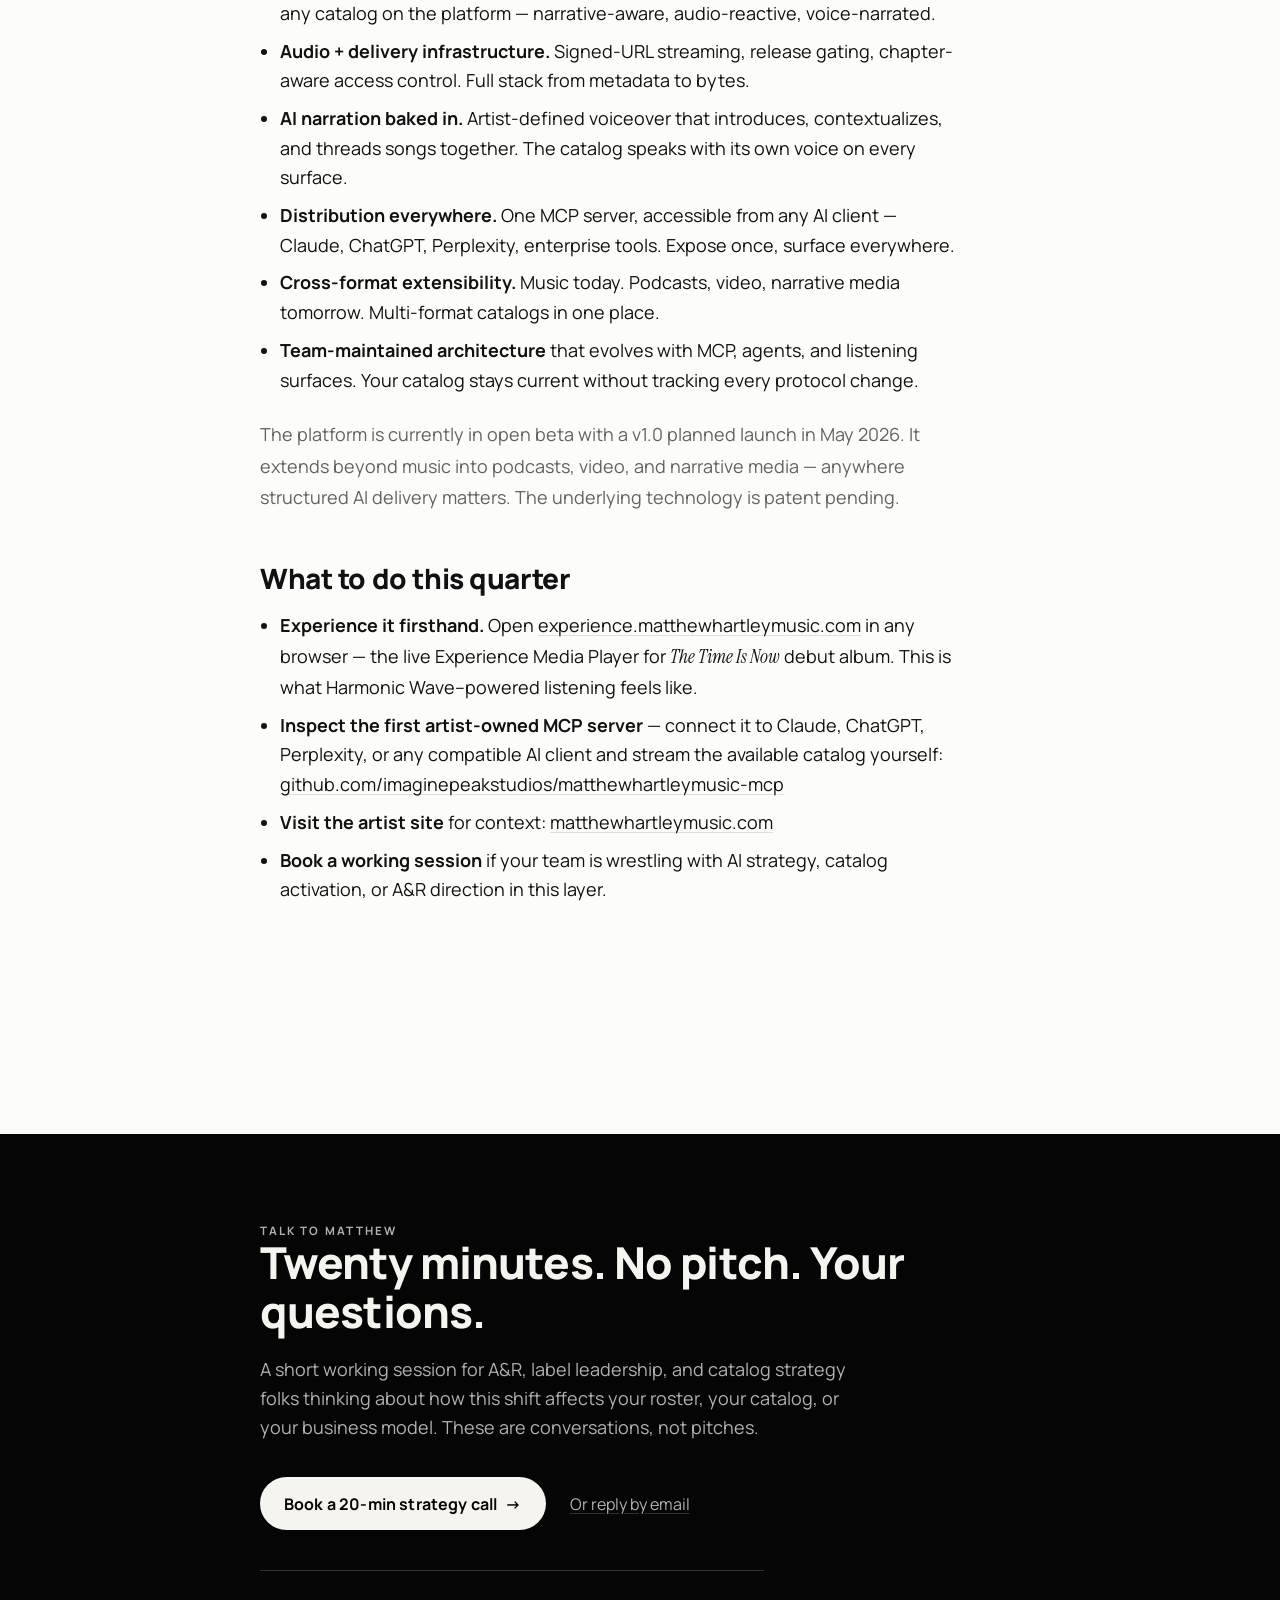
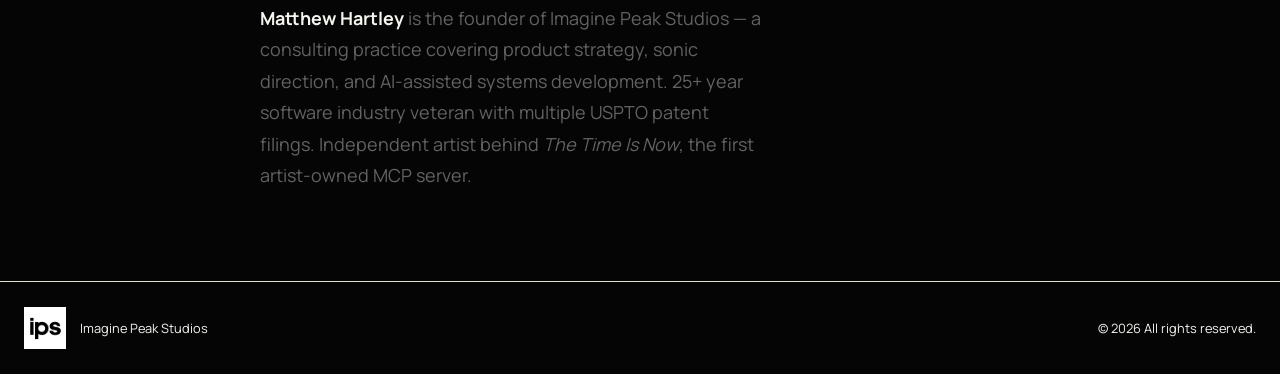
<file: briefs/labels-ai-discovery.html>
<!DOCTYPE html>
<html lang="en" class="no-js">
  <head>
    <meta charset="UTF-8" />
    <meta name="viewport" content="width=device-width, initial-scale=1.0" />
    <title>Streaming is the infrastructure. The new front end is now forming. — A Brief for Labels & A&R · Imagine Peak Studios</title>
    <meta
      name="description"
      content="A short working brief on how AI-native discovery is reshaping music distribution — and what labels and A&R should be paying attention to right now. By Matthew Hartley, Imagine Peak Studios."
    />
    <meta name="author" content="Matthew Hartley, Imagine Peak Studios" />
    <meta name="robots" content="index, follow" />
    <link rel="canonical" href="https://imaginepeakstudios.com/briefs/labels-ai-discovery" />

    <meta property="og:type" content="article" />
    <meta property="og:site_name" content="Imagine Peak Studios" />
    <meta property="og:title" content="Streaming is the infrastructure. The new front end is now forming." />
    <meta
      property="og:description"
      content="How AI agents are reshaping music discovery, and what catalog labels, A&R, and rights holders should be paying attention to now."
    />
    <meta property="og:url" content="https://imaginepeakstudios.com/briefs/labels-ai-discovery" />
    <meta
      property="og:image"
      content="https://imaginepeakstudios.com/imagine_peak_studios_og.jpg"
    />
    <meta property="og:image:width" content="1200" />
    <meta property="og:image:height" content="630" />
    <meta property="article:author" content="Matthew Hartley" />
    <meta property="article:publisher" content="Imagine Peak Studios" />

    <meta name="twitter:card" content="summary_large_image" />
    <meta name="twitter:title" content="Streaming is the infrastructure. The new front end is now forming." />
    <meta
      name="twitter:description"
      content="How AI agents are reshaping music discovery, and what catalog labels, A&R, and rights holders should be paying attention to now."
    />
    <meta
      name="twitter:image"
      content="https://imaginepeakstudios.com/imagine_peak_studios_og.jpg"
    />
    <meta name="theme-color" content="#050505" />

    <!-- Google tag (gtag.js) with Consent Mode v2 — mirrors main site -->
    <script>
      window.dataLayer = window.dataLayer || [];
      function gtag(){dataLayer.push(arguments);}

      var ipsConsent = null;
      try { ipsConsent = localStorage.getItem('ips-consent'); } catch (e) {}

      gtag('consent', 'default', {
        ad_storage: ipsConsent === 'granted' ? 'granted' : 'denied',
        ad_user_data: ipsConsent === 'granted' ? 'granted' : 'denied',
        ad_personalization: ipsConsent === 'granted' ? 'granted' : 'denied',
        analytics_storage: ipsConsent === 'granted' ? 'granted' : 'denied',
        functionality_storage: 'granted',
        personalization_storage: ipsConsent === 'granted' ? 'granted' : 'denied',
        security_storage: 'granted'
      });

      gtag('js', new Date());
      gtag('config', 'G-YC7JVM7M4E');
    </script>
    <script async src="https://www.googletagmanager.com/gtag/js?id=G-YC7JVM7M4E"></script>

    <link rel="icon" type="image/png" sizes="32x32" href="/favicon-32x32.png" />
    <link rel="icon" type="image/png" sizes="16x16" href="/favicon-16x16.png" />
    <link rel="apple-touch-icon" sizes="180x180" href="/apple-touch-icon.png" />

    <link rel="preconnect" href="https://fonts.googleapis.com" />
    <link rel="preconnect" href="https://fonts.gstatic.com" crossorigin />
    <link
      href="https://fonts.googleapis.com/css2?family=Manrope:wght@500;700;800&family=Instrument+Serif:ital@1&display=swap"
      rel="stylesheet"
    />
    <link rel="stylesheet" href="/styles.css" />

    <script>
      document.documentElement.classList.remove("no-js");
    </script>

    <script type="application/ld+json">
      {
        "@context": "https://schema.org",
        "@type": "Article",
        "headline": "Streaming is the infrastructure. The new front end is now forming.",
        "description": "How AI agents are reshaping music discovery, and what catalog labels, A&R, and rights holders should be paying attention to now.",
        "url": "https://imaginepeakstudios.com/briefs/labels-ai-discovery",
        "author": {
          "@type": "Person",
          "name": "Matthew Hartley",
          "url": "https://imaginepeakstudios.com/"
        },
        "publisher": {
          "@type": "Organization",
          "name": "Imagine Peak Studios",
          "url": "https://imaginepeakstudios.com/",
          "logo": {
            "@type": "ImageObject",
            "url": "https://imaginepeakstudios.com/imagine_peak_studios_icon_800x800.png"
          }
        },
        "image": "https://imaginepeakstudios.com/imagine_peak_studios_og.jpg",
        "mainEntityOfPage": "https://imaginepeakstudios.com/briefs/labels-ai-discovery"
      }
    </script>

    <style>
      /* -----------------------------------------------------------------
         Brief-specific overrides — extends styles.css design tokens.
         Keeps the editorial IPS feel; tunes type rhythm for long-form reading.
         ----------------------------------------------------------------- */

      /* Header nav — single back-to-IPS link, always visible */
      .brief-nav {
        display: flex;
        align-items: center;
        margin-left: auto;
      }

      .brief-back-link {
        font-family: 'Manrope', system-ui, sans-serif;
        font-size: 0.95rem;
        font-weight: 500;
        letter-spacing: 0;
        color: var(--text, #111111);
        text-decoration: none;
        display: inline-flex;
        align-items: center;
        gap: 0.5rem;
        transition: opacity 0.2s ease;
      }

      @media (hover: hover) and (pointer: fine) {
        .brief-back-link:hover {
          opacity: 0.6;
        }
      }

      .brief-hero {
        background: var(--bg-soft, #f3f2ed);
        padding-top: clamp(5rem, 10vw, 8rem);
        padding-bottom: clamp(3rem, 6vw, 5rem);
      }

      .brief-hero .eyebrow {
        margin-bottom: 1.5rem;
      }

      /* Abstract waveform banner — frequency lines */
      .brief-hero-banner {
        width: 100%;
        height: clamp(56px, 7vw, 88px);
        margin-bottom: clamp(2.5rem, 5vw, 4rem);
        display: flex;
        align-items: center;
        overflow: hidden;
        color: var(--muted, #626262);
      }

      .brief-waveform {
        width: 100%;
        height: 100%;
        display: block;
        opacity: 0.7;
      }

      .brief-waveform rect {
        fill: currentColor;
      }

      /* Slow drift to give it presence without being flashy */
      @keyframes briefWaveformDrift {
        0%, 100% { transform: translateX(0); }
        50% { transform: translateX(-1.5%); }
      }

      .brief-waveform {
        animation: briefWaveformDrift 14s ease-in-out infinite;
      }

      @media (prefers-reduced-motion: reduce) {
        .brief-waveform {
          animation: none;
        }
      }

      .brief-title {
        font-family: 'Manrope', system-ui, -apple-system, sans-serif;
        font-weight: 800;
        font-size: clamp(2.2rem, 4.4vw, 3.6rem);
        line-height: 1.1;
        letter-spacing: -0.02em;
        color: var(--text, #111111);
        margin: 0 0 1.5rem;
        max-width: 32ch;
      }

      .brief-title em {
        font-family: 'Instrument Serif', Georgia, serif;
        font-style: italic;
        font-weight: 400;
        letter-spacing: -0.01em;
      }

      .brief-deck {
        font-family: 'Manrope', system-ui, sans-serif;
        font-size: clamp(1.05rem, 1.4vw, 1.25rem);
        line-height: 1.55;
        color: var(--muted, #626262);
        max-width: 60ch;
        margin: 0 0 2rem;
      }

      .brief-byline {
        font-size: 0.85rem;
        letter-spacing: 0.02em;
        color: var(--muted, #626262);
        text-transform: none;
        margin: 0;
      }

      .brief-byline span {
        color: var(--text, #111111);
        font-weight: 700;
      }

      .brief-rule {
        border: 0;
        border-top: 1px solid var(--rule, #dfded7);
        margin: clamp(3rem, 5vw, 5rem) 0;
      }

      /* Article body */
      .brief-body {
        font-size: 1.125rem;
        line-height: 1.65;
        color: var(--text, #111111);
      }

      /* Constrain prose for readability; let headings extend wider */
      .brief-body p,
      .brief-body ul {
        max-width: 64ch;
      }

      .brief-body h2 {
        font-family: 'Manrope', system-ui, sans-serif;
        font-weight: 800;
        font-size: clamp(1.4rem, 2.2vw, 1.75rem);
        line-height: 1.2;
        letter-spacing: -0.015em;
        margin: 3rem 0 1rem;
        max-width: none; /* override IPS global h2 max-width: 14ch */
      }

      .brief-body h2:first-child {
        margin-top: 0;
      }

      .brief-body h3 {
        font-family: 'Manrope', system-ui, sans-serif;
        font-weight: 700;
        font-size: 1.05rem;
        line-height: 1.4;
        margin: 1.75rem 0 0.5rem;
        max-width: none; /* override IPS global h3 inheritance if any */
        color: var(--text, #111111);
      }

      .brief-body p {
        margin: 0 0 1.25rem;
      }

      .brief-body p + p {
        margin-top: 0;
      }

      .brief-body ul {
        margin: 0 0 1.5rem;
        padding-left: 1.25rem;
      }

      .brief-body ul li {
        margin: 0 0 0.5rem;
      }

      .brief-body strong {
        font-weight: 700;
        color: var(--text, #111111);
      }

      .brief-body em {
        font-family: 'Instrument Serif', Georgia, serif;
        font-style: italic;
        font-weight: 400;
        font-size: 1.08em;
      }

      .brief-body a {
        color: var(--text, #111111);
        text-decoration: underline;
        text-underline-offset: 3px;
        text-decoration-thickness: 1px;
        text-decoration-color: var(--rule, #dfded7);
        transition: text-decoration-color 0.2s ease;
      }

      .brief-body a:hover {
        text-decoration-color: var(--text, #111111);
      }

      /* Pull-quote / callout */
      .brief-pullquote {
        font-family: 'Instrument Serif', Georgia, serif;
        font-style: italic;
        font-weight: 400;
        font-size: clamp(1.4rem, 2.4vw, 1.9rem);
        line-height: 1.3;
        letter-spacing: -0.01em;
        color: var(--text, #111111);
        margin: 2.5rem 0;
        padding-left: 1.5rem;
        border-left: 2px solid var(--text, #111111);
        max-width: 50ch;
      }

      /* Contrast CTA section — deep ink */
      .brief-cta {
        background: var(--ink, #050505);
        color: var(--light-ink, #f5f4ef);
        padding: clamp(4rem, 7vw, 6rem) 0;
        margin-top: clamp(4rem, 6vw, 6rem);
      }

      .brief-cta .eyebrow {
        color: var(--light-muted, rgba(245, 244, 239, 0.72));
      }

      .brief-cta h2 {
        font-family: 'Manrope', system-ui, sans-serif;
        font-weight: 800;
        font-size: clamp(2rem, 3.5vw, 2.75rem);
        line-height: 1.1;
        letter-spacing: -0.02em;
        color: var(--light-ink, #f5f4ef);
        margin: 0 0 1.25rem;
        max-width: 22ch;
      }

      .brief-cta-deck {
        font-size: 1.125rem;
        line-height: 1.6;
        color: var(--light-muted, rgba(245, 244, 239, 0.72));
        max-width: 56ch;
        margin: 0 0 2.25rem;
      }

      .brief-cta-actions {
        display: flex;
        flex-wrap: wrap;
        gap: 1rem 1.5rem;
        align-items: center;
      }

      .brief-cta-btn {
        display: inline-flex;
        align-items: center;
        gap: 0.5rem;
        padding: 0.95rem 1.5rem;
        background: var(--light-ink, #f5f4ef);
        color: var(--ink, #050505);
        font-weight: 700;
        font-size: 1rem;
        letter-spacing: 0.01em;
        text-decoration: none;
        border-radius: 999px;
        transition: transform 0.2s ease, opacity 0.2s ease;
      }

      @media (hover: hover) and (pointer: fine) {
        .brief-cta-btn:hover {
          transform: translateY(-1px);
          opacity: 0.92;
        }
      }

      .brief-cta-secondary {
        color: var(--light-muted, rgba(245, 244, 239, 0.72));
        text-decoration: underline;
        text-underline-offset: 3px;
        text-decoration-color: var(--light-rule, rgba(245, 244, 239, 0.18));
        transition: color 0.2s ease, text-decoration-color 0.2s ease;
      }

      @media (hover: hover) and (pointer: fine) {
        .brief-cta-secondary:hover {
          color: var(--light-ink, #f5f4ef);
          text-decoration-color: var(--light-ink, #f5f4ef);
        }
      }

      /* Author block under CTA */
      .brief-author {
        margin-top: 2.5rem;
        padding-top: 2rem;
        border-top: 1px solid var(--light-rule, rgba(245, 244, 239, 0.18));
        font-size: 0.95rem;
        line-height: 1.5;
        color: var(--light-muted, rgba(245, 244, 239, 0.72));
        max-width: 56ch;
      }

      .brief-author strong {
        color: var(--light-ink, #f5f4ef);
        font-weight: 700;
      }

      /* Mobile tweaks */
      @media (max-width: 720px) {
        .brief-pullquote {
          padding-left: 1rem;
          margin: 2rem 0;
        }

        .brief-cta-actions {
          flex-direction: column;
          align-items: flex-start;
          gap: 1rem;
        }

        .brief-cta-btn {
          width: 100%;
          justify-content: center;
        }

        /* Force "is now forming." onto its own line on mobile */
        .brief-title em {
          display: block;
        }
      }
    </style>
  </head>
  <body>
    <a class="skip-link" href="#brief">Skip to main content</a>

    <header class="site-header">
      <div class="shell header-shell">
        <a class="brand-mark" href="/" aria-label="Imagine Peak Studios home">
          <img
            src="/imagine_peak_studios_icon_800x800.png"
            alt="Imagine Peak Studios"
            width="42"
            height="42"
            decoding="async"
          />
        </a>
        <nav class="brief-nav" aria-label="Primary">
          <a href="/" class="brief-back-link">Imagine Peak Studios <span aria-hidden="true">→</span></a>
        </nav>
      </div>
    </header>

    <main id="brief">
      <article>
        <section class="section brief-hero ambient-section">
          <div class="shell reading-shell">
            <div class="brief-hero-banner" aria-hidden="true">
              <svg class="brief-waveform" id="brief-waveform-svg" viewBox="0 0 1200 80" preserveAspectRatio="none" xmlns="http://www.w3.org/2000/svg"></svg>
            </div>
            <div class="eyebrow">Brief · For Labels &amp; A&amp;R</div>
            <h1 class="brief-title">Streaming is the infrastructure.<br />The new front end <em>is now forming.</em></h1>
            <p class="brief-deck">
              How AI agents are reshaping music discovery, and what catalog labels, A&amp;R, and rights holders should be paying attention to now — not next year.
            </p>
            <p class="brief-byline">
              By <span>Matthew Hartley</span> — Founder, Imagine Peak Studios
            </p>
          </div>
        </section>

        <section class="section ambient-section">
          <div class="shell reading-shell">
            <div class="brief-body">

              <h2>The thesis</h2>
              <p>
                Streaming made music infinitely available and infinitely passive. Playlists became the discovery layer. The next layer is doing the opposite — structured, intent-driven, AI-mediated delivery. Agents like Claude, ChatGPT, and Perplexity are becoming the surface where listeners ask <em>"what should I listen to,"</em> and they don't ask in a way a playlist can answer.
              </p>
              <p>
                The AI agent does <strong>dynamic matching</strong> between user intent and artist intent — pairing them in real time, in context. Artists who expose their catalog to those AI agents control how their work shows up in those moments. Traditional streaming platforms don't.
              </p>

              <p class="brief-pullquote">
                The discovery layer is moving from <em>"what do users like"</em> to dynamic matching between user intent and artist intent.
              </p>

              <h2>Why now</h2>
              <p>
                Plain English first: <strong>MCP — the Model Context Protocol</strong> — is a standard that lets AI agents plug directly into external data sources. When an artist runs an MCP server, agents like Claude, ChatGPT, or Perplexity can query the catalog directly: songs, themes, recommended sequencing, even how the artist wants their music introduced. It's the protocol that makes the new front end possible.
              </p>
              <p>
                The timeline:
              </p>
              <ul>
                <li><strong>November 2024</strong> — Anthropic releases MCP. The standard exists.</li>
                <li><strong>February 2025</strong> — Anthropic releases Claude Code. AI-assisted development starts becoming a daily-driver workflow.</li>
                <li><strong>February 2026</strong> — Claude Opus 4.6 lands. Combined with Claude Code, AI code generation crosses into production quality and on-the-fly UI creation becomes viable. Effectively no barrier to entry for technical creators. <strong>Apps are being democratized.</strong> A single person can now ship real apps end-to-end.</li>
                <li><strong>April 2026</strong> — The first artist-owned MCP server ships. Proof of all of the above, in production.</li>
              </ul>
              <p>
                Throughout this period, AI agents (Claude, ChatGPT, Perplexity) have become primary discovery surfaces in technical and influential user pockets — the demand surface for what's now possible. None of the major DSPs have built this layer yet — or haven't announced it publicly. That's the window.
              </p>

              <h2>What it means for labels</h2>

              <h3>Catalog activation</h3>
              <p>
                Existing catalogs can be reformatted as structured experiences — narrative arcs, chapter-based delivery, scene-aware metadata. The same recordings, presented through a different layer, become a new product. Legacy catalogs especially benefit: this is rights-light, distribution-heavy work that surfaces dormant value.
              </p>

              <h3>Discovery economics</h3>
              <p>
                As AI agents become primary discovery surfaces, the economics of how plays are valued and attributed will likely evolve. The playlist-driven royalty model assumes a finite set of curated lists. Agent-driven sessions are unbounded, contextual, and creator-defined. Labels should be thinking now about how royalty frameworks adapt.
              </p>

              <h3>IP &amp; control</h3>
              <p>
                Most <em>"AI for creators"</em> platforms today work by ingesting your bytes — songs, video, text — and licensing them broadly for training, derivatives, and reuse. Once the bytes are absorbed, control is gone in practice even if a contract claims otherwise.
              </p>
              <p>
                A copyright-preserving alternative exists: architectures where AI agents see metadata and a proxied URL only, never the source bytes. Access is verified per-request; pausing or unpublishing kills it instantly. Labels retain rights <em>and</em> retain control over how those rights flow through the new discovery surface.
              </p>
              <p>
                Rights without exposure to the new discovery surface are worth less every quarter. Whoever <em>does</em> expose the catalog to agents — through a copyright-preserving architecture, not by feeding bytes into a training pipeline — owns the recommendation layer. That's a strategic question, not a technical one.
              </p>

              <h2>What it means for A&amp;R</h2>
              <p>
                The artists who break in this layer won't all come from TikTok, Instagram, or YouTube. Some will come from AI clients surfacing artists with rich, structured catalogs — chapter-based releases, narrative-aware metadata, intent that an agent can articulate.
              </p>
              <p>
                The new skill stack to evaluate isn't just songcraft. It's catalog architecture: can this artist think of their work as a structured experience, not just a track dump? Can they define what an agent should <em>say</em> when introducing their music? That's an A&amp;R question now.
              </p>

              <h2>Where Harmonic Wave fits</h2>
              <p>
                <a href="https://harmonicwave.ai" target="_blank" rel="noopener noreferrer">Harmonic Wave</a> is the platform behind the first artist-owned MCP — built to expose a music catalog as an AI-native structured experience. It launched in April 2026 with the release of <em>The Time Is Now</em>, an album produced in part by Grammy-winning producer David Kershenbaum (Tracy Chapman, Joe Jackson, Bryan Adams) and released chapter by chapter rather than as a single drop.
              </p>

              <h3>Why use Harmonic Wave when you could build your own?</h3>
              <p>
                Because the platform itself is not prompt-and-go. <em>"Here's a prompt, generate me an MCP platform"</em> doesn't work. Real platforms take months of architectural decisions, schema iteration, integration work, and active management — built and maintained by an experienced team, evolving continuously as the protocol layer evolves.
              </p>
              <p>
                <strong>But once a real platform exists, the app side <em>is</em> prompt-and-go.</strong> That's the asymmetry: someone does the hard architecture work once, and everyone after gets to spin up listening experiences with the new democratized app tooling.
              </p>
              <p>
                <strong>The trick is decoupling.</strong> Harmonic Wave architecturally separates the app layer from the infrastructure layer — and lets AI generate the app layer on the fly. The infrastructure (the MCP server, the schema, the catalog data) stays put. The apps (players, listening experiences, voice presentations) get spun up dynamically, whenever and however they're needed.
              </p>
              <p>
                <strong>Apps come and go. The infrastructure stays.</strong> Listeners may interact with a catalog through Claude today, ChatGPT or Perplexity tomorrow, a custom narrative-aware player next year, a voice agent the year after. The apps are disposable. The MCP server, the schema, the architecture — that's where the durable value sits. That's what Harmonic Wave is.
              </p>
              <p>
                The MCP server is the easy part. The hard parts are:
              </p>
              <ul>
                <li><strong>Copyright-preserving architecture.</strong> AI agents never see your bytes — only metadata and per-request proxied URLs. Bytes stay in your storage. Pausing or unpublishing kills access immediately. No training-corpus exposure, no signed-URL leak risk, no <em>"uploaded into a model"</em> loss of control. Patent-pending.</li>
                <li><strong>A standardized schema</strong> so every catalog interoperates with every player. One-off MCPs don't.</li>
                <li><strong>A universal player generator</strong> that produces custom listening experiences from any catalog on the platform — narrative-aware, audio-reactive, voice-narrated.</li>
                <li><strong>Audio + delivery infrastructure.</strong> Signed-URL streaming, release gating, chapter-aware access control. Full stack from metadata to bytes.</li>
                <li><strong>AI narration baked in.</strong> Artist-defined voiceover that introduces, contextualizes, and threads songs together. The catalog speaks with its own voice on every surface.</li>
                <li><strong>Distribution everywhere.</strong> One MCP server, accessible from any AI client — Claude, ChatGPT, Perplexity, enterprise tools. Expose once, surface everywhere.</li>
                <li><strong>Cross-format extensibility.</strong> Music today. Podcasts, video, narrative media tomorrow. Multi-format catalogs in one place.</li>
                <li><strong>Team-maintained architecture</strong> that evolves with MCP, agents, and listening surfaces. Your catalog stays current without tracking every protocol change.</li>
              </ul>
              <p>
                The platform is currently in open beta with a v1.0 planned launch in May 2026. It extends beyond music into podcasts, video, and narrative media — anywhere structured AI delivery matters. The underlying technology is patent pending.
              </p>

              <h2>What to do this quarter</h2>
              <ul>
                <li><strong>Experience it firsthand.</strong> Open <a href="https://experience.matthewhartleymusic.com" target="_blank" rel="noopener noreferrer">experience.matthewhartleymusic.com</a> in any browser — the live Experience Media Player for <em>The Time Is Now</em> debut album. This is what Harmonic Wave–powered listening feels like.</li>
                <li><strong>Inspect the first artist-owned MCP server</strong> — connect it to Claude, ChatGPT, Perplexity, or any compatible AI client and stream the available catalog yourself: <a href="https://github.com/imaginepeakstudios/matthewhartleymusic-mcp" target="_blank" rel="noopener noreferrer">github.com/imaginepeakstudios/matthewhartleymusic-mcp</a></li>
                <li><strong>Visit the artist site</strong> for context: <a href="https://matthewhartleymusic.com" target="_blank" rel="noopener noreferrer">matthewhartleymusic.com</a></li>
                <li><strong>Book a working session</strong> if your team is wrestling with AI strategy, catalog activation, or A&amp;R direction in this layer.</li>
              </ul>

            </div>
          </div>
        </section>

        <section class="brief-cta">
          <div class="shell reading-shell">
            <div class="eyebrow">Talk to Matthew</div>
            <h2>Twenty minutes. No pitch. Your questions.</h2>
            <p class="brief-cta-deck">
              A short working session for A&amp;R, label leadership, and catalog strategy folks thinking about how this shift affects your roster, your catalog, or your business model. These are conversations, not pitches.
            </p>
            <div class="brief-cta-actions">
              <a
                class="brief-cta-btn"
                href="https://calendly.com/matthew-hartley/strategy"
                target="_blank"
                rel="noopener noreferrer"
              >
                Book a 20-min strategy call <span aria-hidden="true">→</span>
              </a>
              <a
                class="brief-cta-secondary"
                href="mailto:hello@imaginepeakstudios.com?subject=Brief%3A%20Labels%20%26%20AI%20Discovery"
              >
                Or reply by email
              </a>
            </div>
            <div class="brief-author">
              <p>
                <strong>Matthew Hartley</strong> is the founder of Imagine Peak Studios — a consulting practice covering product strategy, sonic direction, and AI-assisted systems development. 25+ year software industry veteran with multiple USPTO patent filings. Independent artist behind <em>The Time Is Now</em>, the first artist-owned MCP server.
              </p>
            </div>
          </div>
        </section>
      </article>
    </main>

    <footer class="site-footer">
      <div class="shell footer-shell">
        <div class="footer-brand">
          <img
            class="footer-icon"
            src="/imagine_peak_studios_icon_800x800.png"
            alt=""
            width="42"
            height="42"
            loading="lazy"
            decoding="async"
          />
          <p>Imagine Peak Studios</p>
        </div>
        <p class="footer-meta"><small>&copy; 2026 All rights reserved.</small></p>
      </div>
    </footer>

    <aside
      class="consent-banner"
      id="consent-banner"
      role="dialog"
      aria-live="polite"
      aria-label="Privacy preferences"
      hidden
    >
      <div class="shell consent-shell">
        <p class="consent-copy">
          We use a small amount of analytics to understand how the site is used. No tracking until you say so.
        </p>
        <div class="consent-actions">
          <button type="button" class="consent-btn consent-decline" data-consent="denied">Decline</button>
          <button type="button" class="consent-btn consent-accept" data-consent="granted">Accept</button>
        </div>
      </div>
    </aside>

    <script src="/script.js"></script>
    <script>
      // Editorial waveform banner — frequency lines that breathe.
      // Bars pulse in height following a deterministic multi-frequency wave,
      // continuously phase-shifted so it animates without jitter or randomness.
      (function () {
        var svg = document.getElementById('brief-waveform-svg');
        if (!svg) return;
        var ns = 'http://www.w3.org/2000/svg';
        var bars = 60;
        var spacing = 1200 / (bars - 1);
        var rects = [];

        for (var i = 0; i < bars; i++) {
          var rect = document.createElementNS(ns, 'rect');
          rect.setAttribute('x', i * spacing);
          rect.setAttribute('width', 4);
          svg.appendChild(rect);
          rects.push(rect);
        }

        function setHeight(rect, t, phase) {
          var h =
            14 +
            28 * Math.abs(Math.sin(t * Math.PI * 2.5 + phase)) +
            8 * Math.sin(t * Math.PI * 6.7 + phase * 1.7);
          if (h < 6) h = 6;
          if (h > 64) h = 64;
          rect.setAttribute('y', 40 - h / 2);
          rect.setAttribute('height', h);
        }

        // Initial render — looks correct even before animation starts
        for (var j = 0; j < bars; j++) {
          setHeight(rects[j], j / (bars - 1), 0);
        }

        // Respect reduced-motion preference — leave the static waveform in place
        var reduceMotion =
          window.matchMedia &&
          window.matchMedia('(prefers-reduced-motion: reduce)').matches;
        if (reduceMotion) return;

        function tick(time) {
          var phase = time * 0.0008;
          for (var k = 0; k < bars; k++) {
            setHeight(rects[k], k / (bars - 1), phase);
          }
          requestAnimationFrame(tick);
        }
        requestAnimationFrame(tick);
      })();
    </script>
  </body>
</html>
</file>
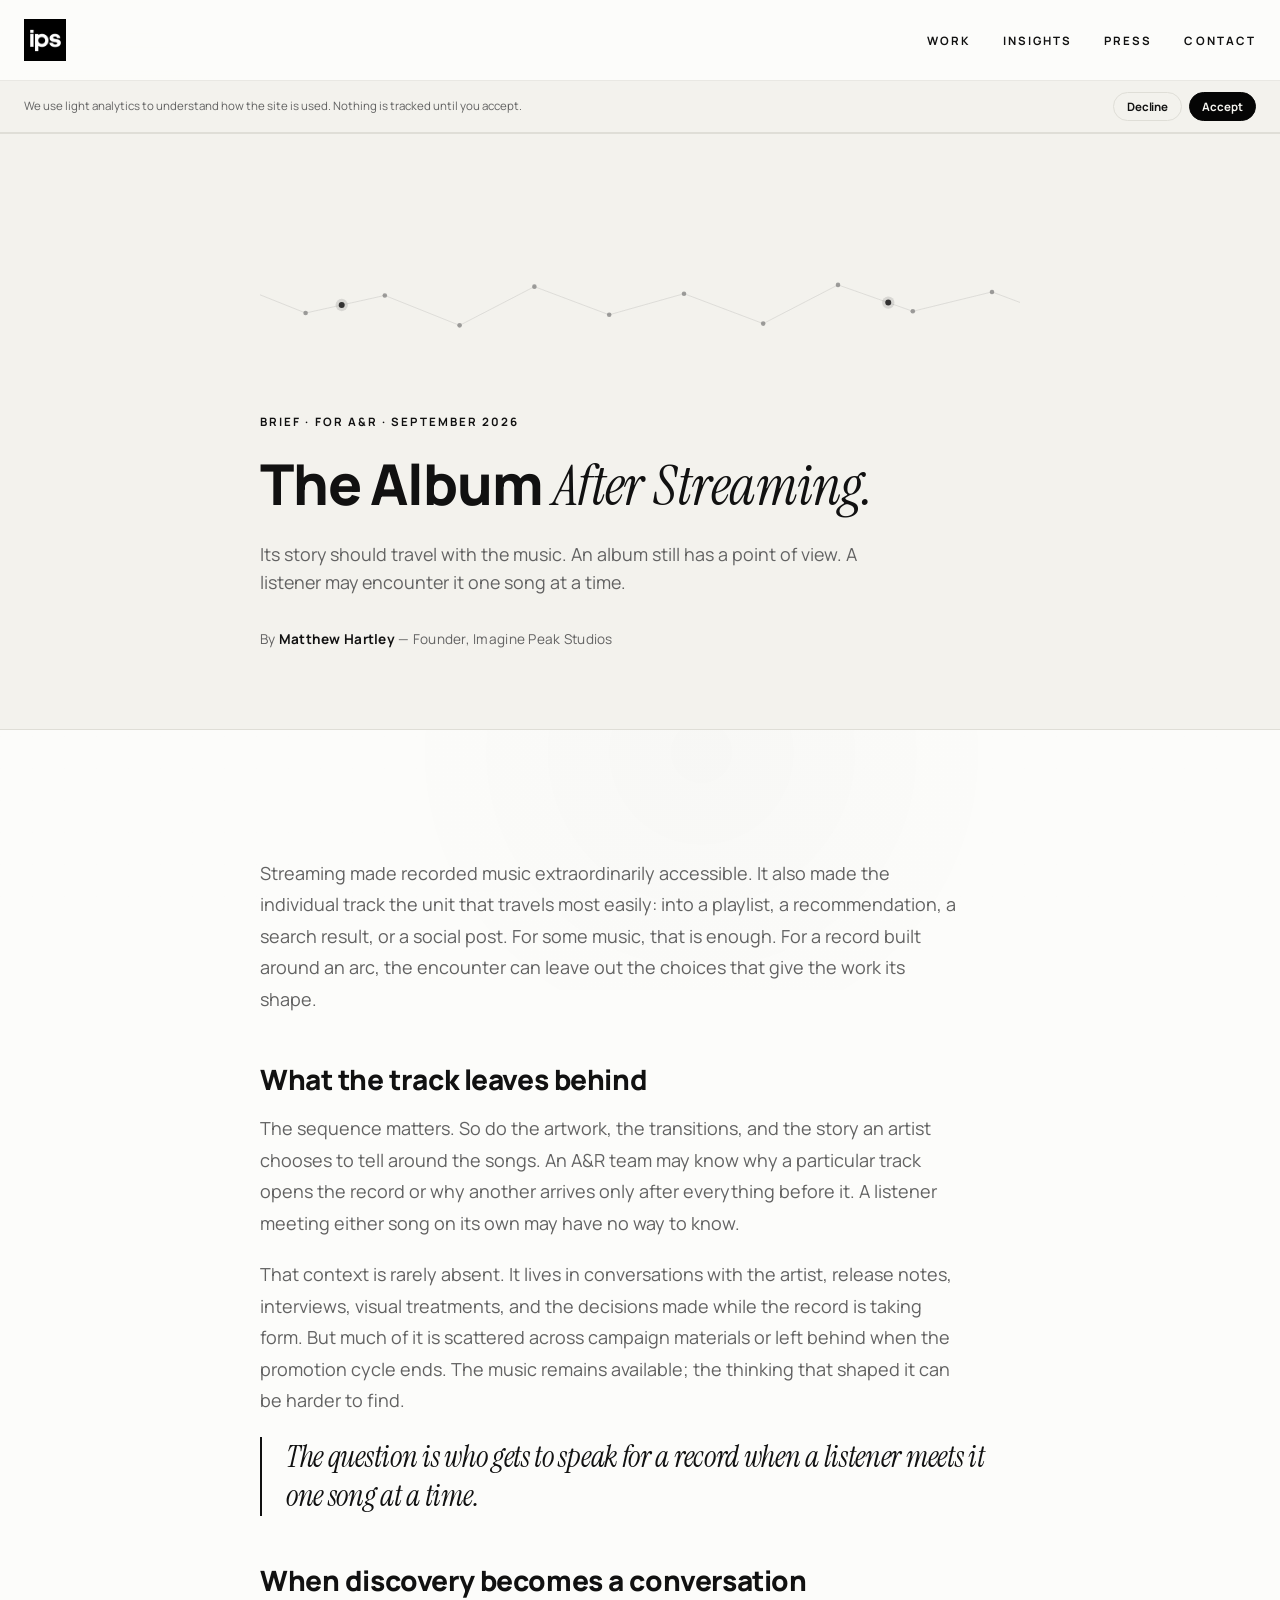
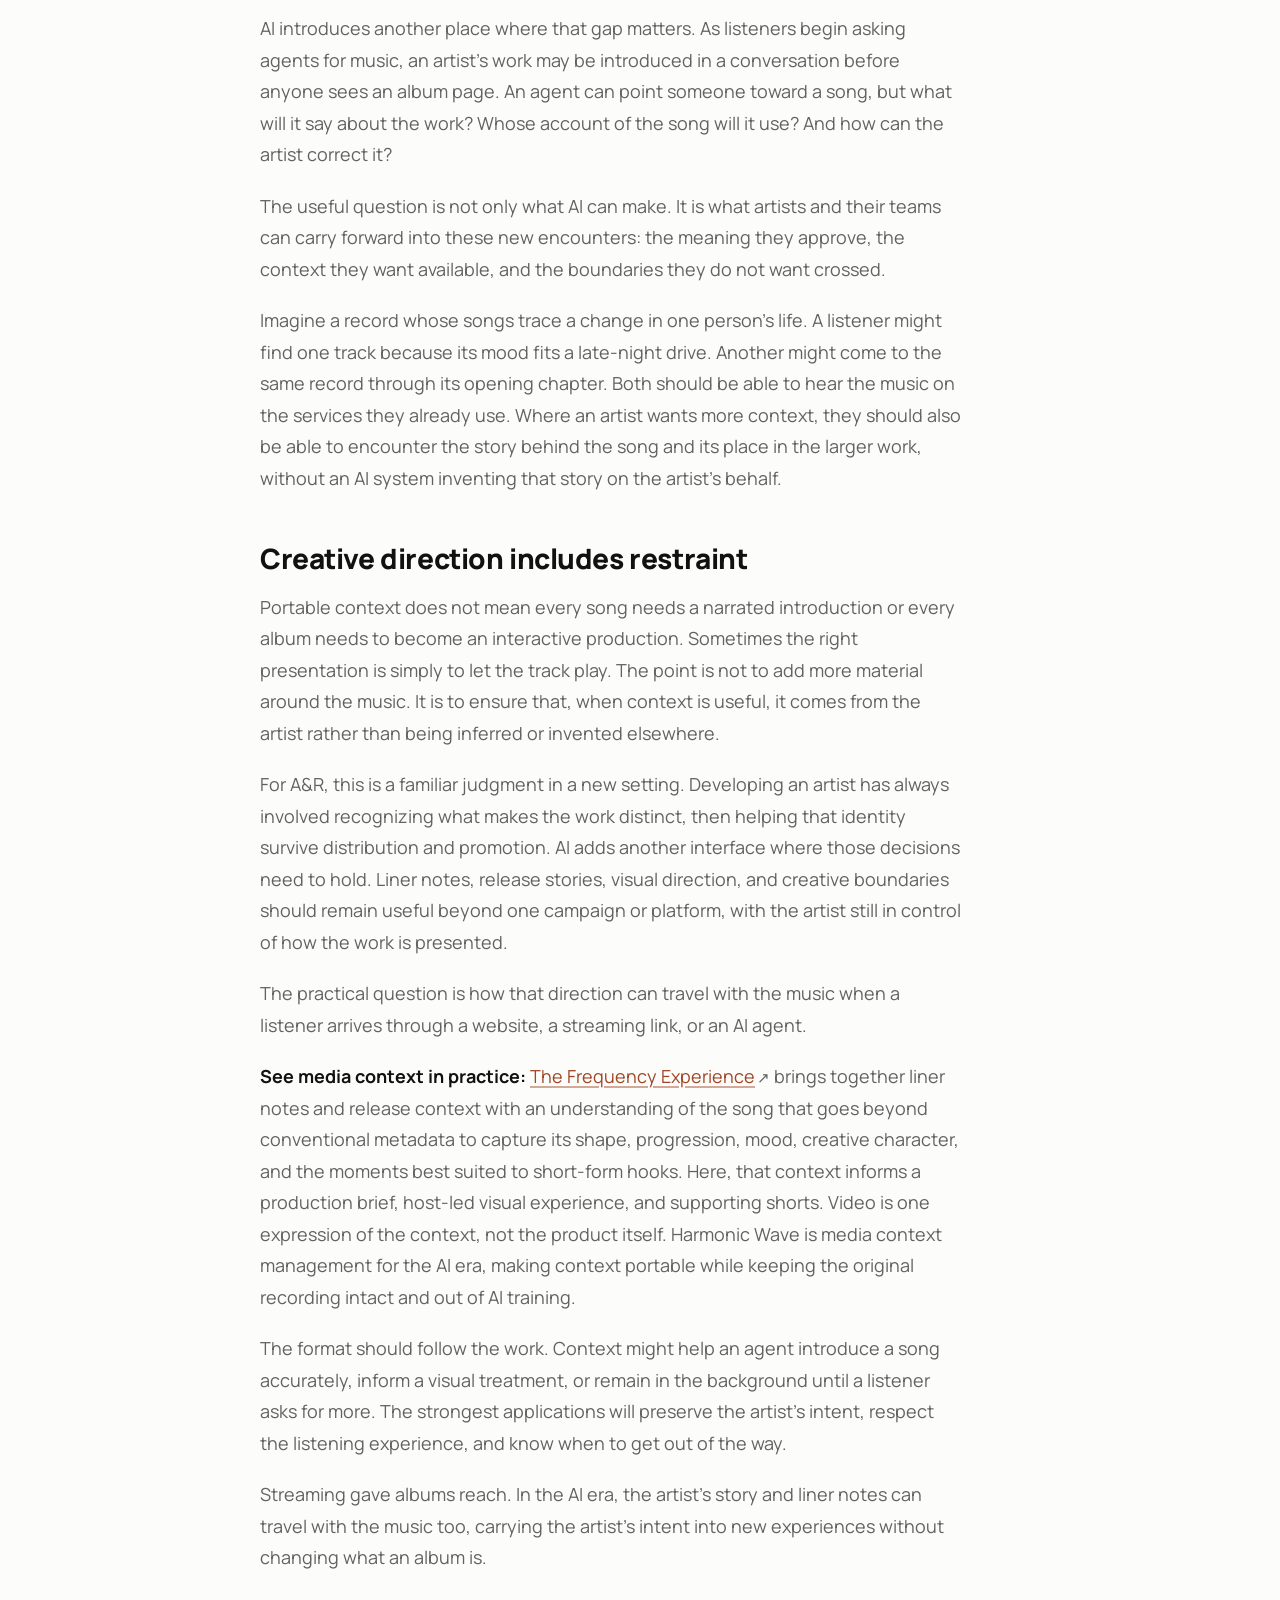
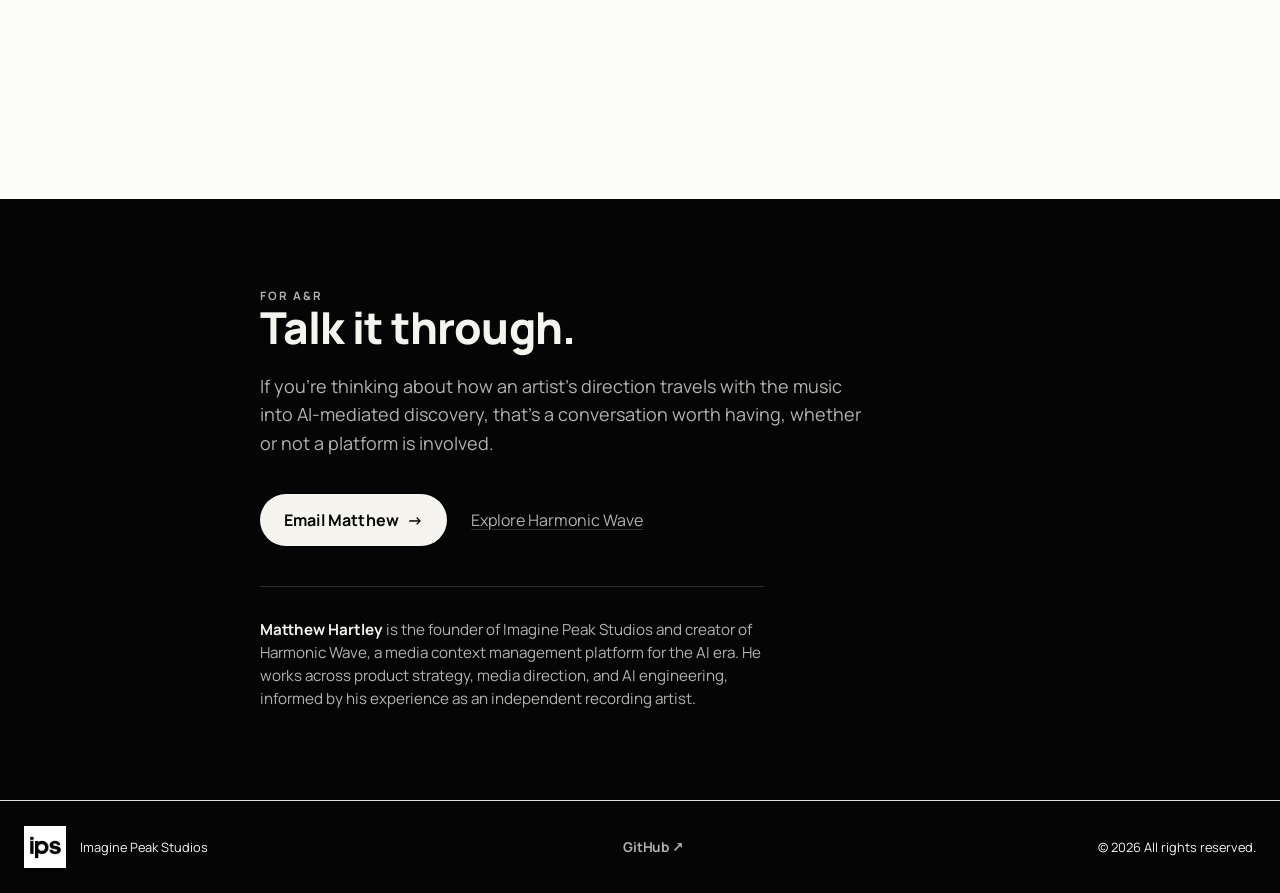
<file: insights/ar-album-after-streaming.html>
<!DOCTYPE html>
<html lang="en" class="no-js">
  <head>
    <meta charset="UTF-8" />
    <meta name="viewport" content="width=device-width, initial-scale=1.0" />
    <title>The Album After Streaming — A Brief for A&amp;R · Imagine Peak Studios</title>
    <meta
      name="description"
      content="As AI becomes another path to music discovery, artists need a way to carry approved context beyond a release campaign. By Matthew Hartley, Imagine Peak Studios."
    />
    <meta name="author" content="Matthew Hartley, Imagine Peak Studios" />
    <meta name="robots" content="index, follow" />
    <link rel="canonical" href="https://imaginepeakstudios.com/insights/ar-album-after-streaming" />
    <link rel="alternate" type="text/markdown" href="https://imaginepeakstudios.com/insights/ar-album-after-streaming.md" title="Markdown version" />

    <meta property="og:type" content="article" />
    <meta property="og:site_name" content="Imagine Peak Studios" />
    <meta property="og:title" content="The Album After Streaming" />
    <meta
      property="og:description"
      content="Its story should travel with the music. As AI becomes another path to music discovery, artists need a way to carry approved context beyond a release campaign."
    />
    <meta property="og:url" content="https://imaginepeakstudios.com/insights/ar-album-after-streaming" />
    <meta
      property="og:image"
      content="https://imaginepeakstudios.com/imagine_peak_studios_banner_og.jpg"
    />
    <meta property="og:image:width" content="1200" />
    <meta property="og:image:height" content="630" />
    <meta property="article:author" content="Matthew Hartley" />
    <meta property="article:publisher" content="Imagine Peak Studios" />

    <meta name="twitter:card" content="summary_large_image" />
    <meta name="twitter:title" content="The Album After Streaming" />
    <meta
      name="twitter:description"
      content="Its story should travel with the music. As AI becomes another path to music discovery, artists need a way to carry approved context beyond a release campaign."
    />
    <meta
      name="twitter:image"
      content="https://imaginepeakstudios.com/imagine_peak_studios_banner_og.jpg"
    />
    <meta name="theme-color" content="#050505" />

    <!-- Google tag (gtag.js) with Consent Mode v2 — mirrors main site -->
    <script>
      window.dataLayer = window.dataLayer || [];
      function gtag(){dataLayer.push(arguments);}

      var ipsConsent = null;
      try { ipsConsent = localStorage.getItem('ips-consent'); } catch (e) {}

      gtag('consent', 'default', {
        ad_storage: ipsConsent === 'granted' ? 'granted' : 'denied',
        ad_user_data: ipsConsent === 'granted' ? 'granted' : 'denied',
        ad_personalization: ipsConsent === 'granted' ? 'granted' : 'denied',
        analytics_storage: ipsConsent === 'granted' ? 'granted' : 'denied',
        functionality_storage: 'granted',
        personalization_storage: ipsConsent === 'granted' ? 'granted' : 'denied',
        security_storage: 'granted'
      });

      gtag('js', new Date());
      gtag('config', 'G-YC7JVM7M4E');
    </script>
    <script async src="https://www.googletagmanager.com/gtag/js?id=G-YC7JVM7M4E"></script>

    <link rel="icon" type="image/png" sizes="32x32" href="/favicon-32x32.png" />
    <link rel="icon" type="image/png" sizes="16x16" href="/favicon-16x16.png" />
    <link rel="apple-touch-icon" sizes="180x180" href="/apple-touch-icon.png" />

    <link rel="preconnect" href="https://fonts.googleapis.com" />
    <link rel="preconnect" href="https://fonts.gstatic.com" crossorigin />
    <link
      href="https://fonts.googleapis.com/css2?family=Manrope:wght@500;700;800&family=Instrument+Serif:ital@1&display=swap"
      rel="stylesheet"
    />
    <link rel="stylesheet" href="/styles.css" />

    <script>
      document.documentElement.classList.remove("no-js");
    </script>

    <script type="application/ld+json">
      {
        "@context": "https://schema.org",
        "@type": "Article",
        "headline": "The Album After Streaming",
        "description": "As AI becomes another path to music discovery, artists need a way to carry approved context beyond a release campaign.",
        "url": "https://imaginepeakstudios.com/insights/ar-album-after-streaming",
        "author": {
          "@type": "Person",
          "name": "Matthew Hartley",
          "url": "https://imaginepeakstudios.com/"
        },
        "publisher": {
          "@type": "Organization",
          "name": "Imagine Peak Studios",
          "url": "https://imaginepeakstudios.com/",
          "logo": {
            "@type": "ImageObject",
            "url": "https://imaginepeakstudios.com/imagine_peak_studios_icon_800x800.png"
          }
        },
        "image": "https://imaginepeakstudios.com/imagine_peak_studios_banner_og.jpg",
        "mainEntityOfPage": "https://imaginepeakstudios.com/insights/ar-album-after-streaming",
        "datePublished": "2026-09-17"
      }
    </script>

    <style>
      /* -----------------------------------------------------------------
         Brief-specific overrides — extends styles.css design tokens.
         Mirrors labels-ai-discovery.html structure; replaces the waveform
         banner with a network-nodes-and-pulses animation.
         ----------------------------------------------------------------- */

      .brief-hero {
        background: var(--bg-soft, #f3f2ed);
        padding-top: clamp(5rem, 10vw, 8rem);
        padding-bottom: clamp(3rem, 6vw, 5rem);
      }

      .brief-hero .eyebrow {
        margin-bottom: 1.5rem;
      }

      /* Abstract network banner — nodes with traveling pulses */
      .brief-hero-banner {
        width: 100%;
        height: clamp(56px, 7vw, 88px);
        margin-bottom: clamp(2.5rem, 5vw, 4rem);
        display: flex;
        align-items: center;
        overflow: hidden;
        color: var(--muted, #626262);
      }

      .brief-network {
        width: 100%;
        height: 100%;
        display: block;
        opacity: 0.85;
      }

      .brief-network .node {
        fill: currentColor;
        opacity: 0.7;
      }

      .brief-network .link {
        stroke: currentColor;
        stroke-width: 0.6;
        opacity: 0.32;
      }

      .brief-network .pulse {
        fill: var(--text, #111111);
      }

      .brief-network .pulse-halo {
        fill: currentColor;
      }

      /* Slow, gentle breathing — keeps the network feeling alive
         even between pulses without being distracting */
      @keyframes briefNetworkBreath {
        0%, 100% { opacity: 0.78; }
        50% { opacity: 0.92; }
      }

      .brief-network {
        animation: briefNetworkBreath 16s ease-in-out infinite;
      }

      @media (prefers-reduced-motion: reduce) {
        .brief-network {
          animation: none;
        }
      }

      .brief-title {
        font-family: 'Manrope', system-ui, -apple-system, sans-serif;
        font-weight: 800;
        font-size: clamp(2.2rem, 4.4vw, 3.6rem);
        line-height: 1.1;
        letter-spacing: -0.02em;
        color: var(--text, #111111);
        margin: 0 0 1.5rem;
        max-width: 32ch;
      }

      .brief-title em {
        font-family: 'Instrument Serif', Georgia, serif;
        font-style: italic;
        font-weight: 400;
        letter-spacing: -0.01em;
      }

      .brief-deck {
        font-family: 'Manrope', system-ui, sans-serif;
        font-size: clamp(1.05rem, 1.4vw, 1.25rem);
        line-height: 1.55;
        color: var(--muted, #626262);
        max-width: 60ch;
        margin: 0 0 2rem;
      }

      .brief-byline {
        font-size: 0.85rem;
        letter-spacing: 0.02em;
        color: var(--muted, #626262);
        text-transform: none;
        margin: 0;
      }

      .brief-byline span {
        color: var(--text, #111111);
        font-weight: 700;
      }

      .brief-rule {
        border: 0;
        border-top: 1px solid var(--rule, #dfded7);
        margin: clamp(3rem, 5vw, 5rem) 0;
      }

      /* Article body */
      .brief-body {
        font-size: 1.125rem;
        line-height: 1.65;
        color: var(--text, #111111);
      }

      /* Constrain prose for readability; let headings extend wider */
      .brief-body p,
      .brief-body ul {
        max-width: 64ch;
      }

      .brief-body h2 {
        font-family: 'Manrope', system-ui, sans-serif;
        font-weight: 800;
        font-size: clamp(1.4rem, 2.2vw, 1.75rem);
        line-height: 1.2;
        letter-spacing: -0.015em;
        margin: 3rem 0 1rem;
        max-width: none; /* override IPS global h2 max-width: 14ch */
      }

      .brief-body h2:first-child {
        margin-top: 0;
      }

      .brief-body h3 {
        font-family: 'Manrope', system-ui, sans-serif;
        font-weight: 700;
        font-size: 1.05rem;
        line-height: 1.4;
        margin: 1.75rem 0 0.5rem;
        max-width: none; /* override IPS global h3 inheritance if any */
        color: var(--text, #111111);
      }

      .brief-body p {
        margin: 0 0 1.25rem;
      }

      .brief-body p + p {
        margin-top: 0;
      }

      .brief-body ul {
        margin: 0 0 1.5rem;
        padding-left: 1.25rem;
      }

      .brief-body ul li {
        margin: 0 0 0.5rem;
      }

      .brief-body strong {
        font-weight: 700;
        color: var(--text, #111111);
      }

      .brief-body em {
        font-family: 'Instrument Serif', Georgia, serif;
        font-style: italic;
        font-weight: 400;
        font-size: 1.08em;
      }

      .brief-body a {
        color: #a04525;
        text-decoration: underline;
        text-underline-offset: 3px;
        text-decoration-thickness: 1.5px;
        text-decoration-color: rgba(160, 69, 37, 0.45);
        transition: color 0.2s ease, text-decoration-color 0.2s ease, text-decoration-thickness 0.2s ease;
      }

      .brief-body a:hover {
        color: #7a3318;
        text-decoration-color: #7a3318;
        text-decoration-thickness: 2px;
      }

      /* External links get a small ↗ glyph */
      .brief-body a[href^="http"]::after,
      .brief-body a[href^="//"]::after {
        content: "↗";
        display: inline-block;
        margin-left: 0.15em;
        font-size: 0.85em;
        text-decoration: none;
        color: var(--muted, #626262);
      }

      /* Pull-quote / callout */
      .brief-pullquote {
        font-family: 'Instrument Serif', Georgia, serif;
        font-style: italic;
        font-weight: 400;
        font-size: clamp(1.4rem, 2.4vw, 1.9rem);
        line-height: 1.3;
        letter-spacing: -0.01em;
        color: var(--text, #111111);
        margin: 2.5rem 0;
        padding-left: 1.5rem;
        border-left: 2px solid var(--text, #111111);
        max-width: 50ch;
      }

      /* Contrast CTA section — deep ink */
      .brief-cta {
        background: var(--ink, #050505);
        color: var(--light-ink, #f5f4ef);
        padding: clamp(4rem, 7vw, 6rem) 0;
        margin-top: clamp(4rem, 6vw, 6rem);
      }

      .brief-cta .eyebrow {
        color: var(--light-muted, rgba(245, 244, 239, 0.72));
      }

      .brief-cta h2 {
        font-family: 'Manrope', system-ui, sans-serif;
        font-weight: 800;
        font-size: clamp(2rem, 3.5vw, 2.75rem);
        line-height: 1.1;
        letter-spacing: -0.02em;
        color: var(--light-ink, #f5f4ef);
        margin: 0 0 1.25rem;
        max-width: 22ch;
      }

      .brief-cta-deck {
        font-size: 1.125rem;
        line-height: 1.6;
        color: var(--light-muted, rgba(245, 244, 239, 0.72));
        max-width: 56ch;
        margin: 0 0 2.25rem;
      }

      .brief-cta-deck a {
        color: var(--light-ink, #f5f4ef);
        text-decoration: underline;
        text-underline-offset: 3px;
        text-decoration-color: var(--light-rule, rgba(245, 244, 239, 0.18));
        transition: text-decoration-color 0.2s ease;
      }

      @media (hover: hover) and (pointer: fine) {
        .brief-cta-deck a:hover {
          text-decoration-color: var(--light-ink, #f5f4ef);
        }
      }

      .brief-cta-actions {
        display: flex;
        flex-wrap: wrap;
        gap: 1rem 1.5rem;
        align-items: center;
      }

      .brief-cta-btn {
        display: inline-flex;
        align-items: center;
        gap: 0.5rem;
        padding: 0.95rem 1.5rem;
        background: var(--light-ink, #f5f4ef);
        color: var(--ink, #050505);
        font-weight: 700;
        font-size: 1rem;
        letter-spacing: 0.01em;
        text-decoration: none;
        border-radius: 999px;
        transition: transform 0.2s ease, opacity 0.2s ease;
      }

      @media (hover: hover) and (pointer: fine) {
        .brief-cta-btn:hover {
          transform: translateY(-1px);
          opacity: 0.92;
        }
      }

      .brief-cta-secondary {
        color: var(--light-muted, rgba(245, 244, 239, 0.72));
        text-decoration: underline;
        text-underline-offset: 3px;
        text-decoration-color: var(--light-rule, rgba(245, 244, 239, 0.18));
        transition: color 0.2s ease, text-decoration-color 0.2s ease;
      }

      @media (hover: hover) and (pointer: fine) {
        .brief-cta-secondary:hover {
          color: var(--light-ink, #f5f4ef);
          text-decoration-color: var(--light-ink, #f5f4ef);
        }
      }

      /* Author block under CTA */
      .brief-author {
        margin-top: 2.5rem;
        padding-top: 2rem;
        border-top: 1px solid var(--light-rule, rgba(245, 244, 239, 0.18));
        font-size: 0.95rem;
        line-height: 1.5;
        color: var(--light-muted, rgba(245, 244, 239, 0.72));
        max-width: 56ch;
      }

      /* The global `p` rule (styles.css) otherwise repaints this bio in --muted
         dark grey on the near-black CTA panel and at full body size. Inherit the
         block's own light-muted colour and smaller size so it stays readable
         while still reading as secondary to the CTA. */
      .brief-author p {
        font-size: inherit;
        line-height: inherit;
        color: inherit;
      }

      .brief-author strong {
        color: var(--light-ink, #f5f4ef);
        font-weight: 700;
      }

      /* Mobile tweaks */
      @media (max-width: 720px) {
        .brief-pullquote {
          padding-left: 1rem;
          margin: 2rem 0;
        }

        .brief-cta-actions {
          flex-direction: column;
          align-items: flex-start;
          gap: 1rem;
        }

        .brief-cta-btn {
          width: 100%;
          justify-content: center;
        }

        /* Force "agents." onto its own line on mobile */
        .brief-title em {
          display: block;
        }

        /* Hide external-link ↗ glyph on mobile — Manrope doesn't ship U+2197,
           so the fallback glyph mismatches surrounding type weight. The
           target="_blank" affordance is handled by the browser. */
        .brief-body a[href^="http"]::after,
        .brief-body a[href^="//"]::after {
          content: none;
        }
      }
    </style>
  </head>
  <body>
    <a class="skip-link" href="#brief">Skip to main content</a>

    <header class="site-header">
      <div class="shell header-shell">
        <a class="brand-mark" href="/" aria-label="Imagine Peak Studios home">
          <img
            src="/imagine_peak_studios_icon_800x800.png"
            alt="Imagine Peak Studios"
            width="42"
            height="42"
            decoding="async"
          />
        </a>
        <button
          class="nav-toggle"
          type="button"
          aria-expanded="false"
          aria-controls="site-nav"
          aria-label="Open menu"
        >
          <span class="nav-toggle-bars" aria-hidden="true">
            <span></span>
            <span></span>
            <span></span>
          </span>
        </button>
        <nav id="site-nav" class="site-nav" aria-label="Primary">
          <a href="/#projects">Work</a>
          <a href="/insights/">Insights</a>
          <a href="/press/">Press</a>
          <a href="/#contact">Contact</a>
        </nav>
      </div>
    </header>
    <div class="nav-backdrop" hidden></div>

    <main id="brief">
      <article>
        <section class="section brief-hero ambient-section">
          <div class="shell reading-shell">
            <div class="brief-hero-banner" aria-hidden="true">
              <svg class="brief-network" id="brief-network-svg" viewBox="0 0 1400 100" preserveAspectRatio="xMidYMid slice" xmlns="http://www.w3.org/2000/svg"></svg>
            </div>
            <div class="eyebrow">Brief · For A&amp;R · September 2026</div>
            <h1 class="brief-title">The Album <em>After Streaming.</em></h1>
            <p class="brief-deck">
              Its story should travel with the music. An album still has a point of view. A listener may encounter it one song at a time.
            </p>
            <p class="brief-byline">
              By <span>Matthew Hartley</span> — Founder, Imagine Peak Studios
            </p>
          </div>
        </section>

        <section class="section ambient-section">
          <div class="shell reading-shell">
            <div class="brief-body">
              <p>
                Streaming made recorded music extraordinarily accessible. It also made the individual track the unit that travels most easily: into a playlist, a recommendation, a search result, or a social post. For some music, that is enough. For a record built around an arc, the encounter can leave out the choices that give the work its shape.
              </p>

              <h2>What the track leaves behind</h2>
              <p>
                The sequence matters. So do the artwork, the transitions, and the story an artist chooses to tell around the songs. An A&amp;R team may know why a particular track opens the record or why another arrives only after everything before it. A listener meeting either song on its own may have no way to know.
              </p>
              <p>
                That context is rarely absent. It lives in conversations with the artist, release notes, interviews, visual treatments, and the decisions made while the record is taking form. But much of it is scattered across campaign materials or left behind when the promotion cycle ends. The music remains available; the thinking that shaped it can be harder to find.
              </p>

              <p class="brief-pullquote">
                The question is who gets to speak for a record when a listener meets it one song at a time.
              </p>

              <h2>When discovery becomes a conversation</h2>
              <p>
                AI introduces another place where that gap matters. As listeners begin asking agents for music, an artist's work may be introduced in a conversation before anyone sees an album page. An agent can point someone toward a song, but what will it say about the work? Whose account of the song will it use? And how can the artist correct it?
              </p>
              <p>
                The useful question is not only what AI can make. It is what artists and their teams can carry forward into these new encounters: the meaning they approve, the context they want available, and the boundaries they do not want crossed.
              </p>
              <p>
                Imagine a record whose songs trace a change in one person's life. A listener might find one track because its mood fits a late-night drive. Another might come to the same record through its opening chapter. Both should be able to hear the music on the services they already use. Where an artist wants more context, they should also be able to encounter the story behind the song and its place in the larger work, without an AI system inventing that story on the artist's behalf.
              </p>

              <h2>Creative direction includes restraint</h2>
              <p>
                Portable context does not mean every song needs a narrated introduction or every album needs to become an interactive production. Sometimes the right presentation is simply to let the track play. The point is not to add more material around the music. It is to ensure that, when context is useful, it comes from the artist rather than being inferred or invented elsewhere.
              </p>
              <p>
                For A&amp;R, this is a familiar judgment in a new setting. Developing an artist has always involved recognizing what makes the work distinct, then helping that identity survive distribution and promotion. AI adds another interface where those decisions need to hold. Liner notes, release stories, visual direction, and creative boundaries should remain useful beyond one campaign or platform, with the artist still in control of how the work is presented.
              </p>
              <p>
                The practical question is how that direction can travel with the music when a listener arrives through a website, a streaming link, or an AI agent.
              </p>
              <p>
                <strong>See media context in practice:</strong> <a href="https://harmonicwave.ai/p/1f3996b1fe4916f0dbbde4d1fe1c87e2" target="_blank" rel="noopener noreferrer">The Frequency Experience</a> brings together liner notes and release context with an understanding of the song that goes beyond conventional metadata to capture its shape, progression, mood, creative character, and the moments best suited to short-form hooks. Here, that context informs a production brief, host-led visual experience, and supporting shorts. Video is one expression of the context, not the product itself. Harmonic Wave is media context management for the AI era, making context portable while keeping the original recording intact and out of AI training.
              </p>
              <p>
                The format should follow the work. Context might help an agent introduce a song accurately, inform a visual treatment, or remain in the background until a listener asks for more. The strongest applications will preserve the artist’s intent, respect the listening experience, and know when to get out of the way.
              </p>
              <p>
                Streaming gave albums reach. In the AI era, the artist’s story and liner notes can travel with the music too, carrying the artist’s intent into new experiences without changing what an album is.
              </p>

            </div>
          </div>
        </section>

        <section class="brief-cta">
          <div class="shell reading-shell">
            <div class="eyebrow">For A&amp;R</div>
            <h2>Talk it through.</h2>
            <p class="brief-cta-deck">
              If you’re thinking about how an artist’s direction travels with the music into AI-mediated discovery, that’s a conversation worth having, whether or not a platform is involved.
            </p>
            <div class="brief-cta-actions">
              <a
                class="brief-cta-btn"
                href="mailto:hello@imaginepeakstudios.com?subject=Brief%3A%20The%20Album%20After%20Streaming"
              >
                Email Matthew <span class="arrow-glyph" aria-hidden="true">→&#xFE0E;</span>
              </a>
              <a
                class="brief-cta-secondary"
                href="https://harmonicwave.ai"
                target="_blank"
                rel="noopener noreferrer"
              >
                Explore Harmonic Wave
              </a>
            </div>
            <div class="brief-author">
              <p>
                <strong>Matthew Hartley</strong> is the founder of Imagine Peak Studios and creator of Harmonic Wave, a media context management platform for the AI era. He works across product strategy, media direction, and AI engineering, informed by his experience as an independent recording artist.
              </p>
            </div>
          </div>
        </section>
      </article>
    </main>

    <footer class="site-footer">
      <div class="shell footer-shell">
        <a class="footer-brand" href="/" aria-label="Imagine Peak Studios home">
          <img
            class="footer-icon"
            src="/imagine_peak_studios_icon_800x800.png"
            alt=""
            width="42"
            height="42"
            loading="lazy"
            decoding="async"
          />
          <p>Imagine Peak Studios</p>
        </a>
        <nav class="footer-links" aria-label="Secondary">
          <a href="https://github.com/imaginepeakstudios" target="_blank" rel="noopener noreferrer">GitHub <span class="arrow-glyph" aria-hidden="true">↗&#xFE0E;</span></a>
        </nav>
        <p class="footer-meta"><small>&copy; 2026 All rights reserved.</small></p>
      </div>
    </footer>

    <aside
      class="consent-banner"
      id="consent-banner"
      role="region"
      aria-live="polite"
      aria-label="Privacy preferences"
      hidden
    >
      <div class="shell consent-shell">
        <p class="consent-copy">
          We use light analytics to understand how the site is used. Nothing is tracked until you accept.
        </p>
        <div class="consent-actions">
          <button type="button" class="consent-btn consent-decline" data-consent="denied">Decline</button>
          <button type="button" class="consent-btn consent-accept" data-consent="granted">Accept</button>
        </div>
      </div>
    </aside>

    <script src="/script.js"></script>
    <script>
      // Editorial network banner — nodes connected by faint lines, with
      // bright pulses traveling along the connections. Pulses light up the
      // line they travel on, ping the destination node on arrival, and
      // occasionally chain into a follow-on pulse from the destination
      // along a different connection. Monochrome. Deterministic layout.
      (function () {
        var svg = document.getElementById('brief-network-svg');
        if (!svg) return;
        var ns = 'http://www.w3.org/2000/svg';

        // Hand-tuned node positions across the 1400 × 100 viewBox.
        var nodeData = [
          { x:  60, y: 32 },
          { x: 145, y: 64 },
          { x: 230, y: 22 },
          { x: 320, y: 58 },
          { x: 410, y: 38 },
          { x: 495, y: 72 },
          { x: 580, y: 28 },
          { x: 665, y: 60 },
          { x: 750, y: 36 },
          { x: 840, y: 70 },
          { x: 925, y: 26 },
          { x: 1010, y: 56 },
          { x: 1100, y: 34 },
          { x: 1185, y: 66 },
          { x: 1270, y: 30 },
          { x: 1345, y: 62 }
        ];

        function dist(a, b) {
          var dx = a.x - b.x, dy = a.y - b.y;
          return Math.sqrt(dx * dx + dy * dy);
        }

        // Build node objects with element refs and ping-state
        var nodes = nodeData.map(function (n) {
          return { x: n.x, y: n.y, pingedAt: -Infinity, neighbors: [], el: null, pinging: false };
        });

        // Connect each node to its two nearest neighbors. Dedupe pairs.
        var seen = {};
        var connections = [];
        for (var i = 0; i < nodes.length; i++) {
          var ranked = [];
          for (var j = 0; j < nodes.length; j++) {
            if (j === i) continue;
            ranked.push({ idx: j, d: dist(nodes[i], nodes[j]) });
          }
          ranked.sort(function (a, b) { return a.d - b.d; });
          for (var k = 0; k < 2; k++) {
            var a = i, b = ranked[k].idx;
            var key = a < b ? a + '-' + b : b + '-' + a;
            if (!seen[key]) {
              seen[key] = true;
              var conn = { a: nodes[a], b: nodes[b], el: null, activeUntil: -Infinity, lit: false };
              connections.push(conn);
              nodes[a].neighbors.push(conn);
              nodes[b].neighbors.push(conn);
            }
          }
        }

        // Render lines first (under nodes)
        connections.forEach(function (c) {
          var line = document.createElementNS(ns, 'line');
          line.setAttribute('x1', c.a.x);
          line.setAttribute('y1', c.a.y);
          line.setAttribute('x2', c.b.x);
          line.setAttribute('y2', c.b.y);
          line.setAttribute('class', 'link');
          svg.appendChild(line);
          c.el = line;
        });

        // Render nodes
        nodes.forEach(function (n) {
          var circle = document.createElementNS(ns, 'circle');
          circle.setAttribute('cx', n.x);
          circle.setAttribute('cy', n.y);
          circle.setAttribute('r', 2.6);
          circle.setAttribute('class', 'node');
          svg.appendChild(circle);
          n.el = circle;
        });

        // Respect reduced motion — leave the static network in place
        var reduceMotion =
          window.matchMedia &&
          window.matchMedia('(prefers-reduced-motion: reduce)').matches;
        if (reduceMotion) return;

        // Tunables
        var maxPulses = 5;
        var PING_DURATION = 650;       // ms — how long a node "ping" lasts
        var LINE_FADE = 380;           // ms — how long a line stays bright after pulse
        var CHAIN_PROBABILITY = 0.55;  // chance a pulse triggers a follow-on

        var activePulses = [];

        function startPulseOnConnection(conn, fromNode) {
          if (activePulses.length >= maxPulses) return;
          var to = fromNode === conn.a ? conn.b : conn.a;
          // Halo first (renders behind core)
          var halo = document.createElementNS(ns, 'circle');
          halo.setAttribute('r', 7);
          halo.setAttribute('class', 'pulse-halo');
          halo.setAttribute('opacity', 0);
          svg.appendChild(halo);
          // Core
          var core = document.createElementNS(ns, 'circle');
          core.setAttribute('r', 3.4);
          core.setAttribute('class', 'pulse');
          core.setAttribute('opacity', 0);
          svg.appendChild(core);
          activePulses.push({
            halo: halo,
            core: core,
            from: fromNode,
            to: to,
            conn: conn,
            start: performance.now(),
            duration: 1400 + Math.random() * 1100
          });
        }

        function spawnRandomPulse() {
          if (activePulses.length >= maxPulses) return;
          var c = connections[Math.floor(Math.random() * connections.length)];
          var fromNode = Math.random() < 0.5 ? c.a : c.b;
          startPulseOnConnection(c, fromNode);
        }

        function chainFrom(node, excludeConn) {
          var options = node.neighbors.filter(function (c) { return c !== excludeConn; });
          if (!options.length) return;
          var next = options[Math.floor(Math.random() * options.length)];
          startPulseOnConnection(next, node);
        }

        function tick(time) {
          // Advance / retire pulses
          for (var i = activePulses.length - 1; i >= 0; i--) {
            var p = activePulses[i];
            var t = (time - p.start) / p.duration;
            if (t >= 1) {
              if (p.halo.parentNode) p.halo.parentNode.removeChild(p.halo);
              if (p.core.parentNode) p.core.parentNode.removeChild(p.core);
              activePulses.splice(i, 1);
              // Ping the destination node
              p.to.pingedAt = time;
              // Hold line bright a bit longer so the fade trails the pulse
              p.conn.activeUntil = time + LINE_FADE;
              // Maybe trigger a chain reaction
              if (Math.random() < CHAIN_PROBABILITY) {
                chainFrom(p.to, p.conn);
              }
              continue;
            }
            var x = p.from.x + (p.to.x - p.from.x) * t;
            var y = p.from.y + (p.to.y - p.from.y) * t;
            var fade = t < 0.18 ? t / 0.18 : (t > 0.82 ? (1 - t) / 0.18 : 1);
            p.core.setAttribute('cx', x);
            p.core.setAttribute('cy', y);
            p.core.setAttribute('opacity', fade);
            p.halo.setAttribute('cx', x);
            p.halo.setAttribute('cy', y);
            p.halo.setAttribute('opacity', fade * 0.22);
            // Keep the line bright while the pulse is on it
            p.conn.activeUntil = time + LINE_FADE;
          }

          // Update node ping rendering — scale up and brighten on arrival,
          // ease back to baseline.
          for (var ni = 0; ni < nodes.length; ni++) {
            var n = nodes[ni];
            var pt = (time - n.pingedAt) / PING_DURATION;
            if (pt >= 0 && pt <= 1) {
              var amp = 1 - pt; // 1 at ping moment, 0 when faded
              n.el.setAttribute('r', 2.6 + amp * 3.6); // up to ~6.2
              n.el.setAttribute('opacity', 0.7 + amp * 0.3); // up to 1.0
              n.pinging = true;
            } else if (n.pinging) {
              n.el.setAttribute('r', 2.6);
              n.el.removeAttribute('opacity');
              n.pinging = false;
            }
          }

          // Update line illumination
          for (var ci = 0; ci < connections.length; ci++) {
            var c = connections[ci];
            if (c.activeUntil > time) {
              var remaining = (c.activeUntil - time) / LINE_FADE;
              c.el.setAttribute('opacity', 0.32 + 0.36 * remaining); // up to ~0.68
              c.lit = true;
            } else if (c.lit) {
              c.el.removeAttribute('opacity');
              c.lit = false;
            }
          }

          requestAnimationFrame(tick);
        }

        // Stagger initial pulses so the network looks active immediately
        spawnRandomPulse();
        setTimeout(spawnRandomPulse, 220);
        setTimeout(spawnRandomPulse, 480);
        setInterval(spawnRandomPulse, 700);
        requestAnimationFrame(tick);
      })();
    </script>
  </body>
</html>
</file>
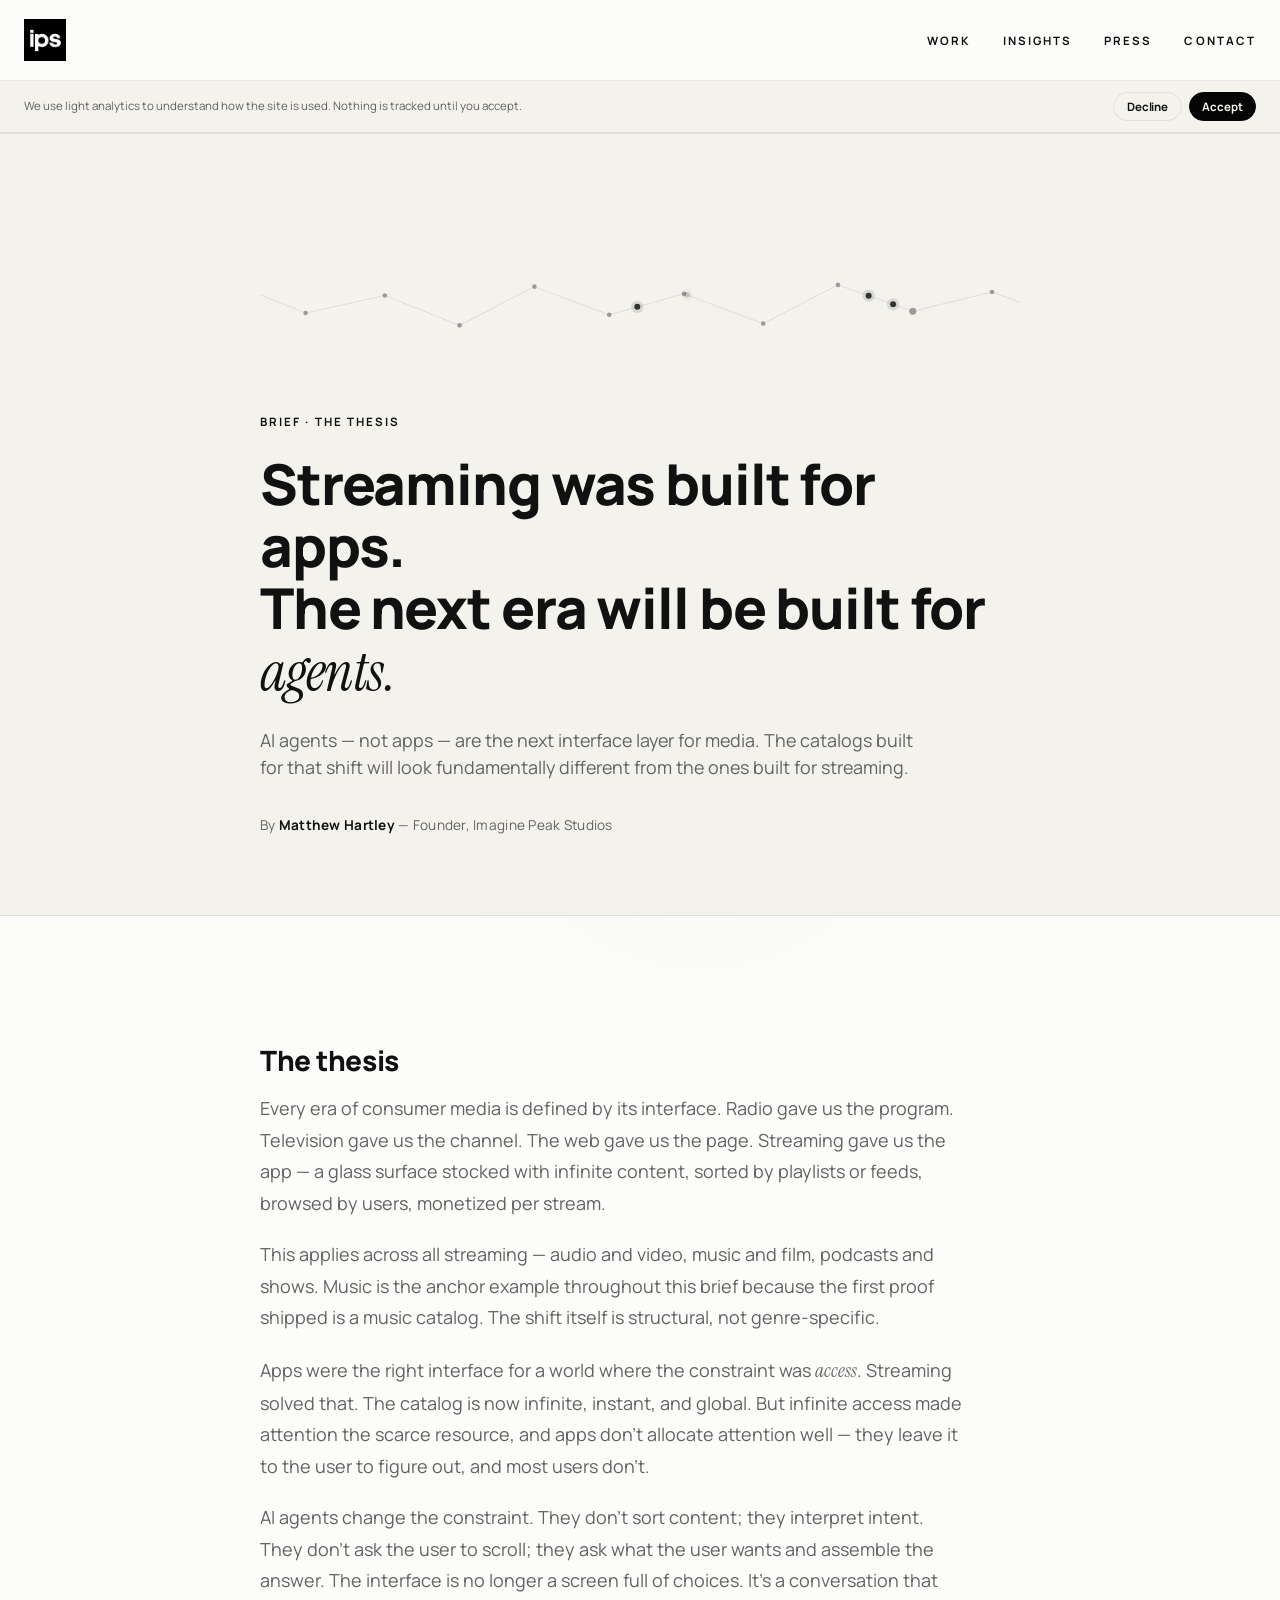
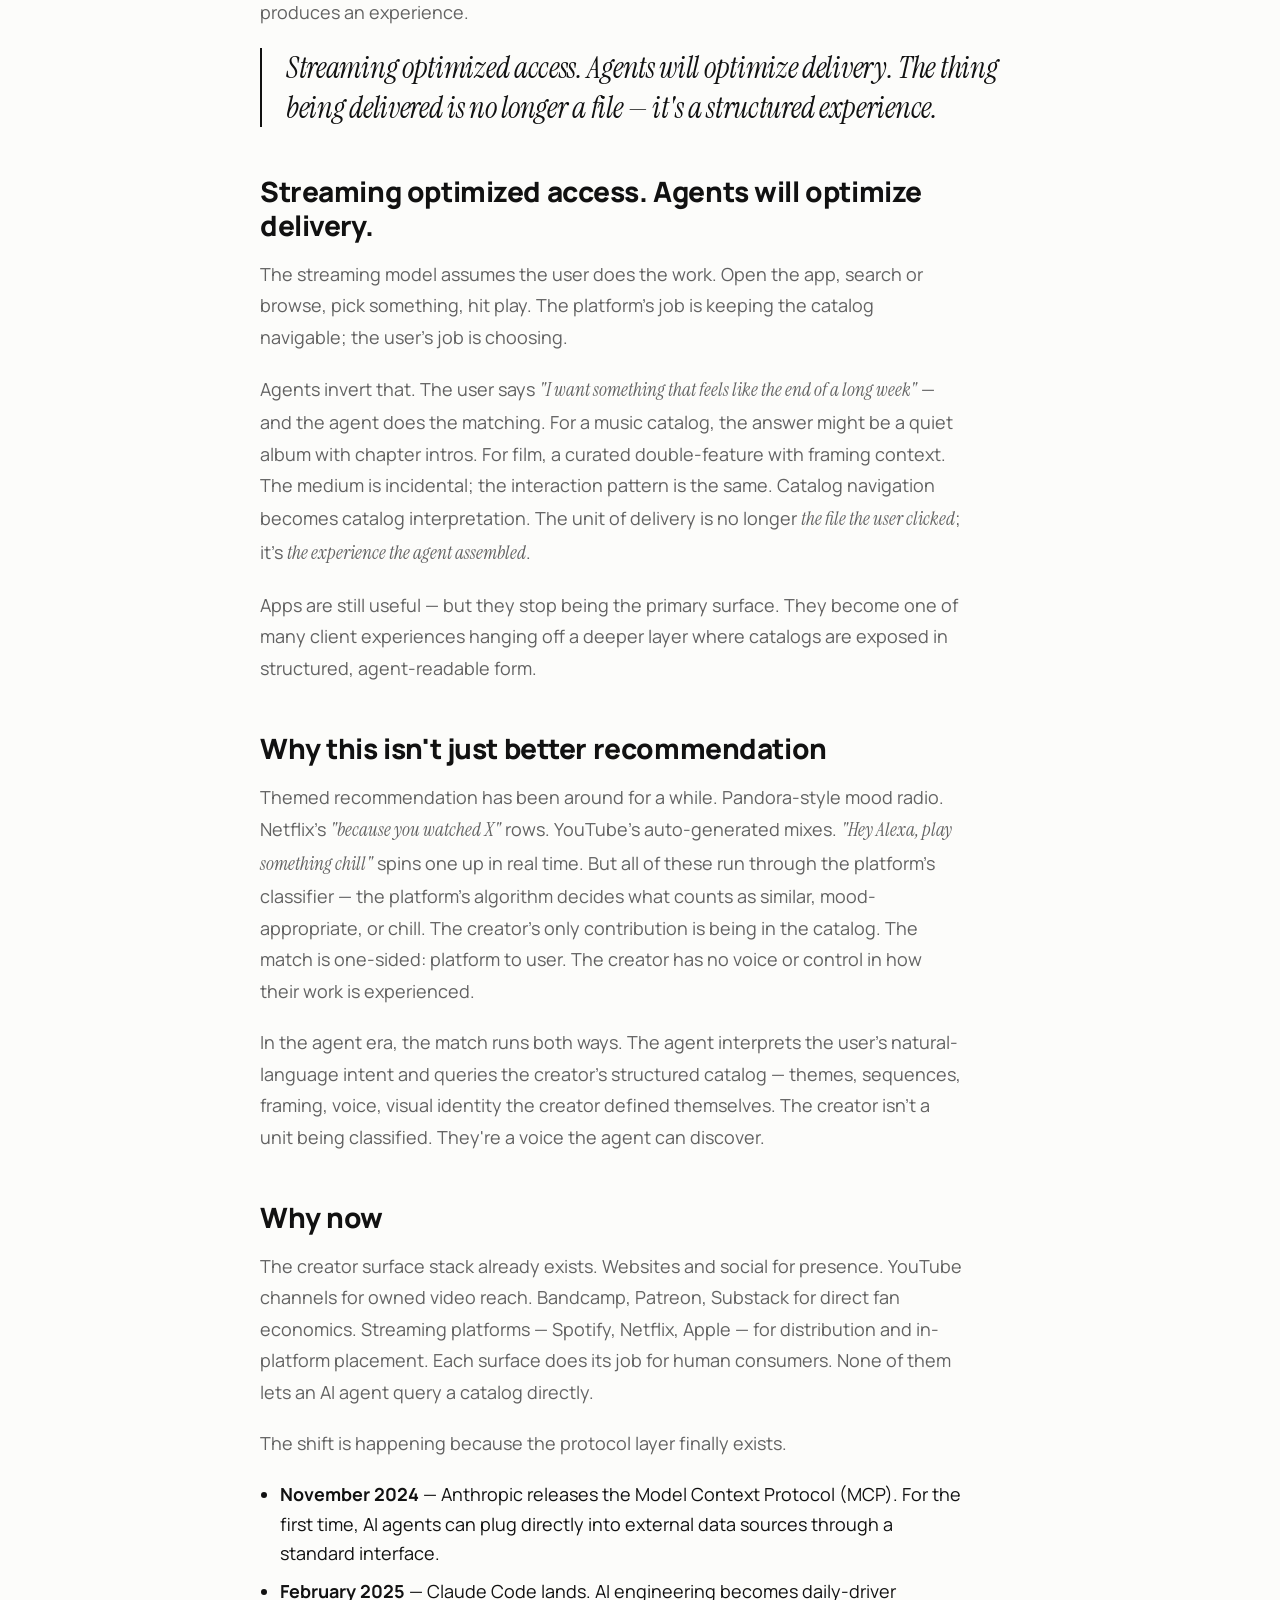
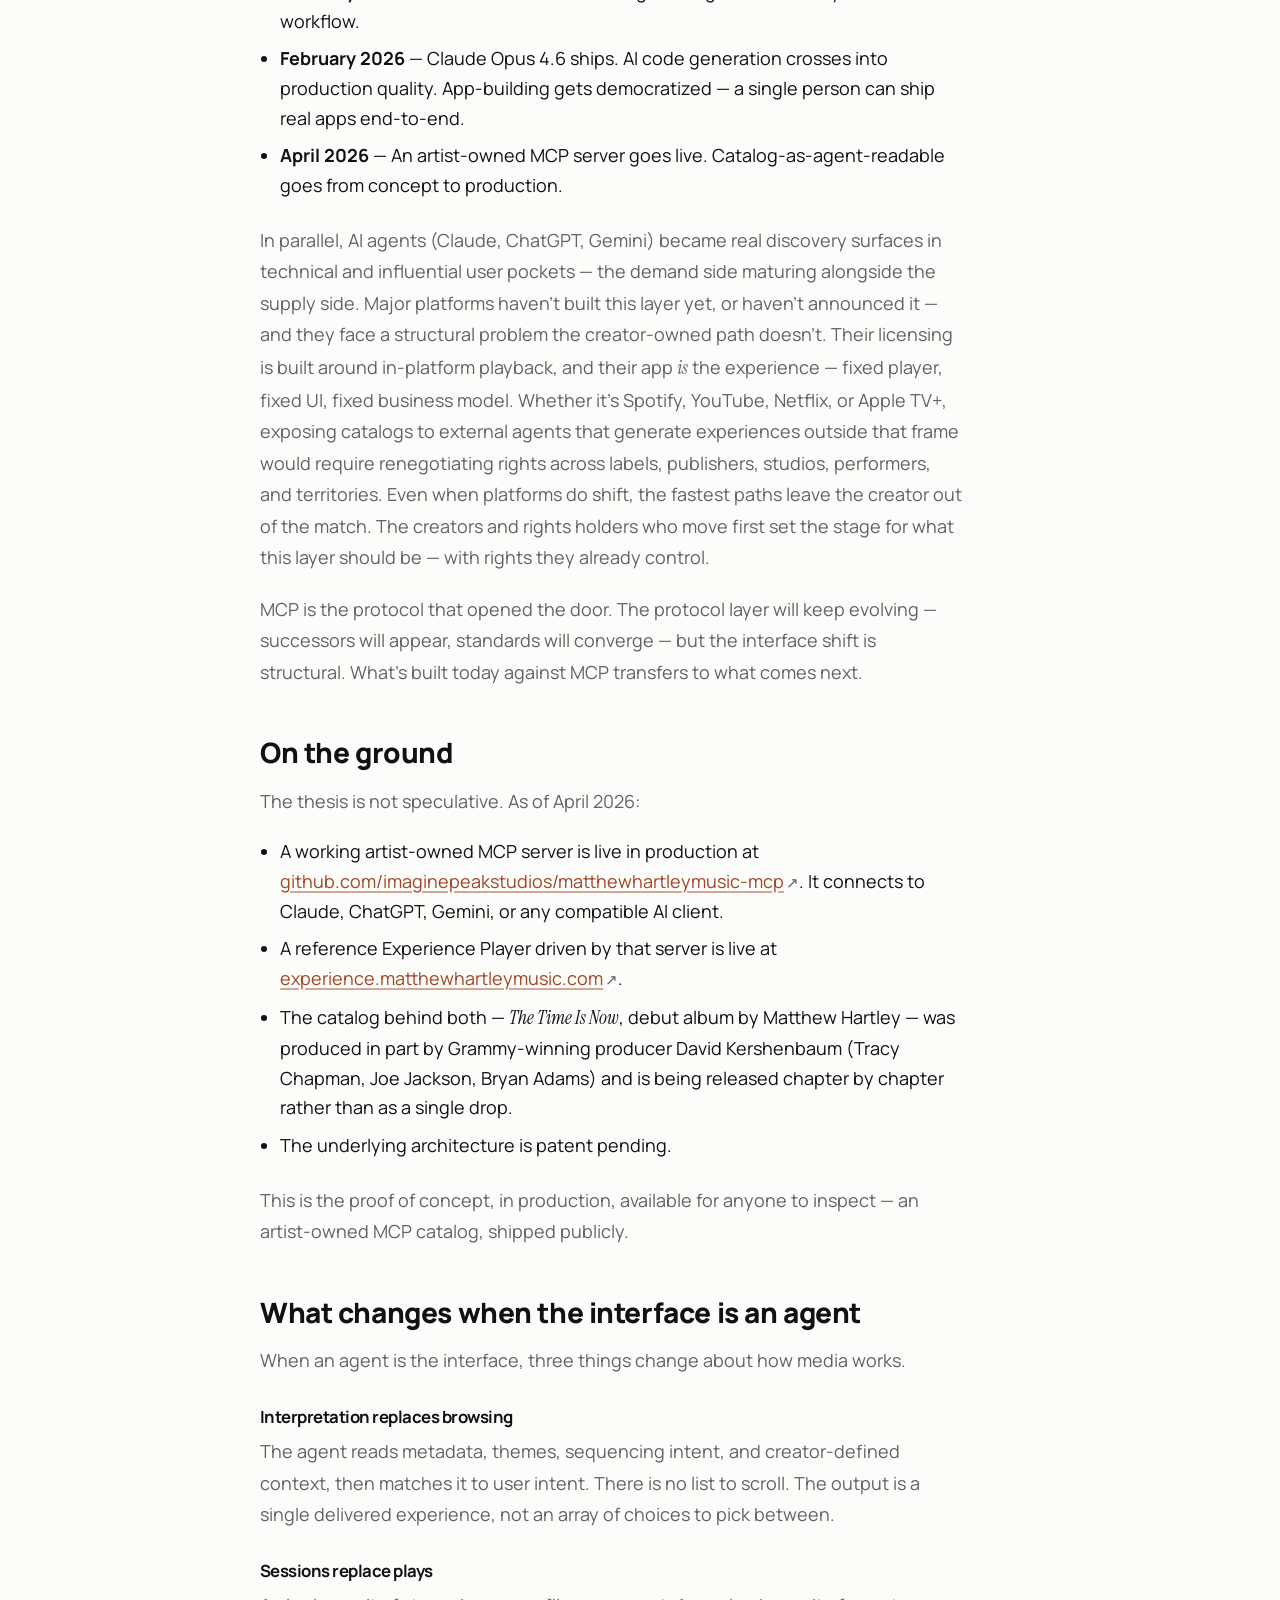
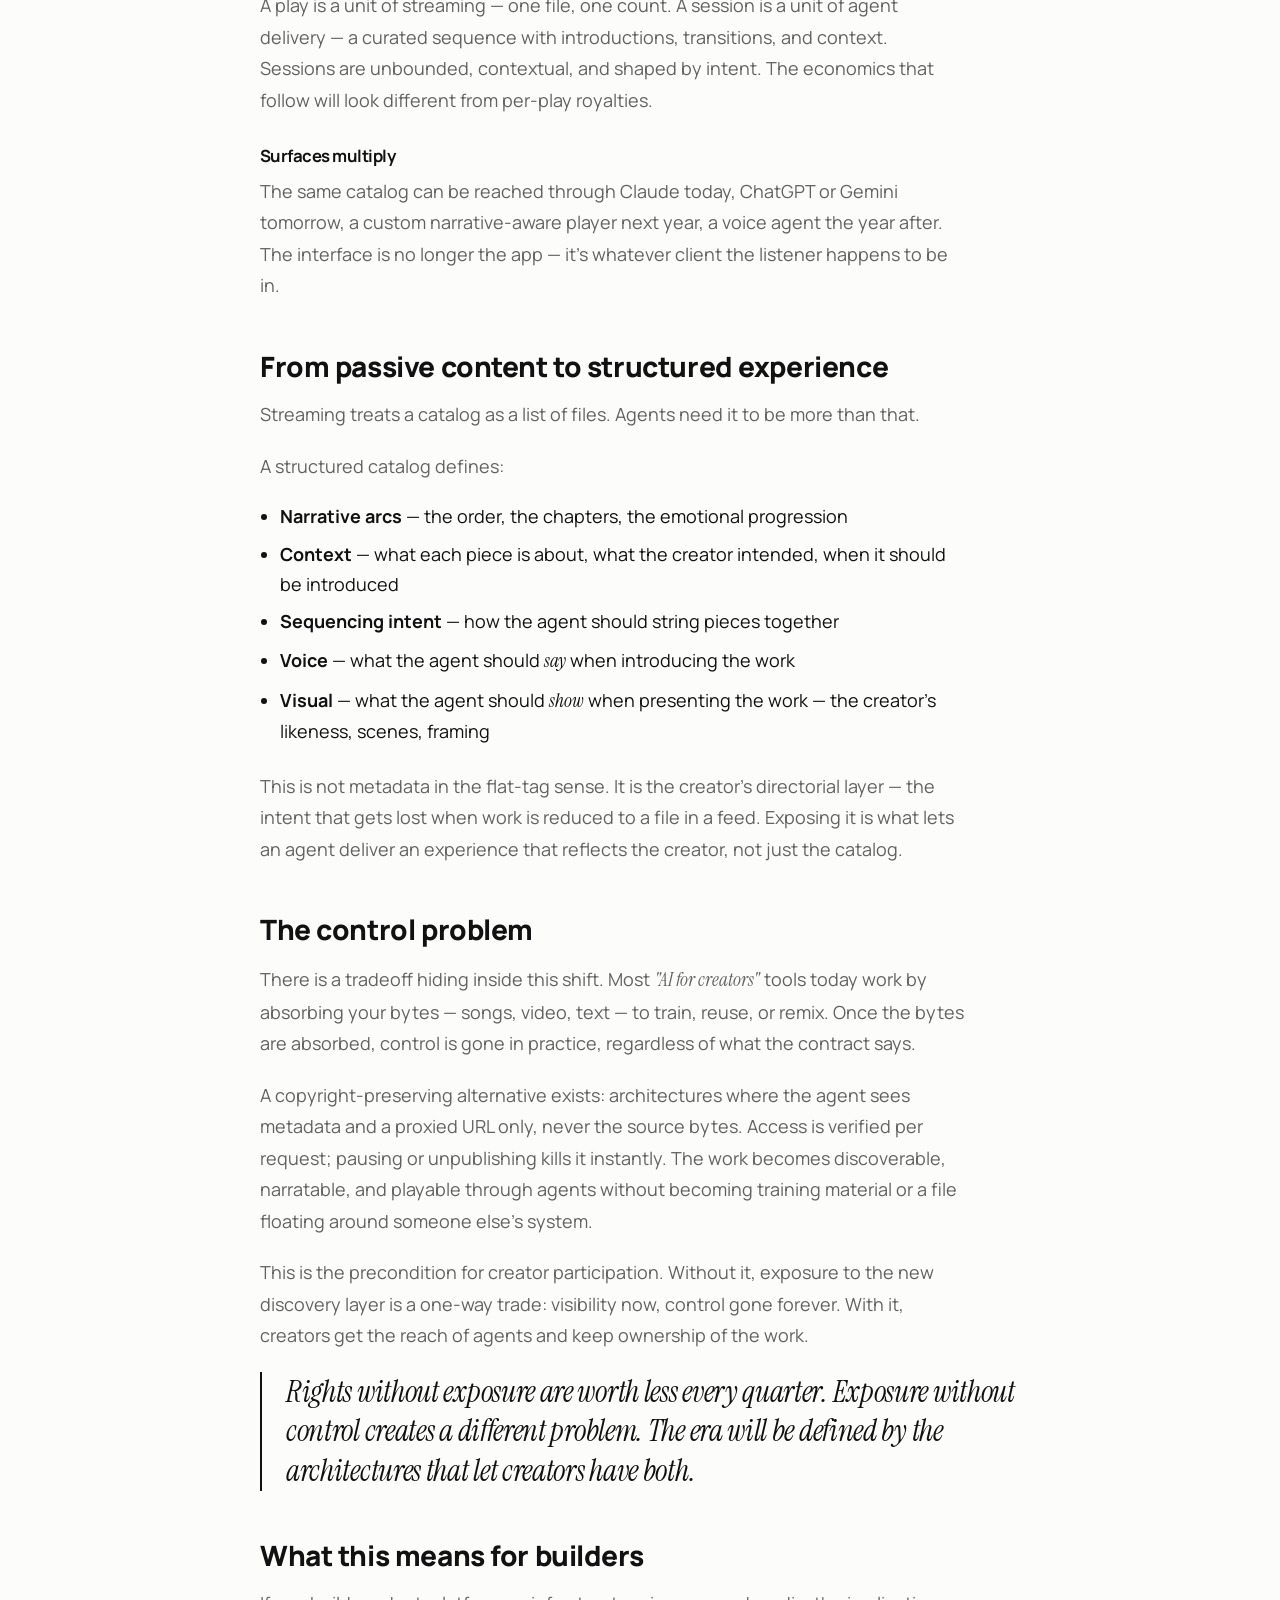
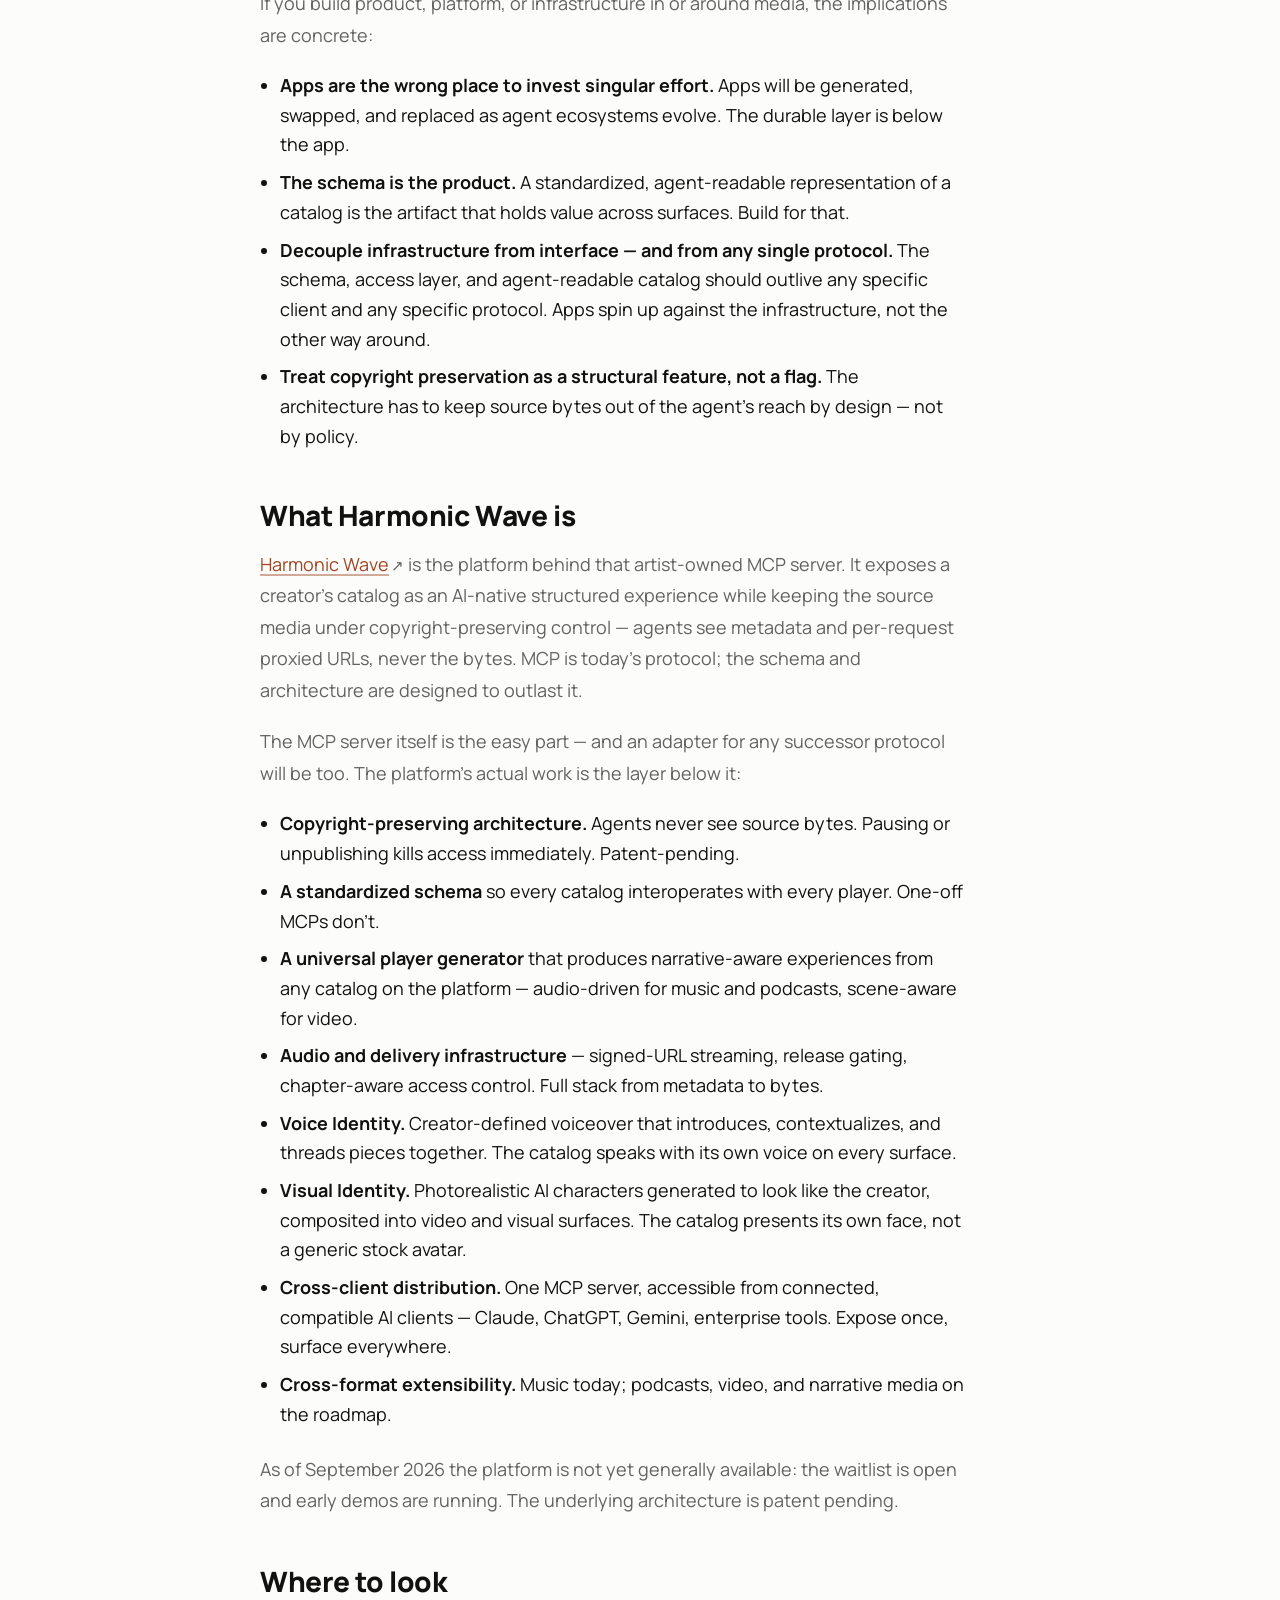
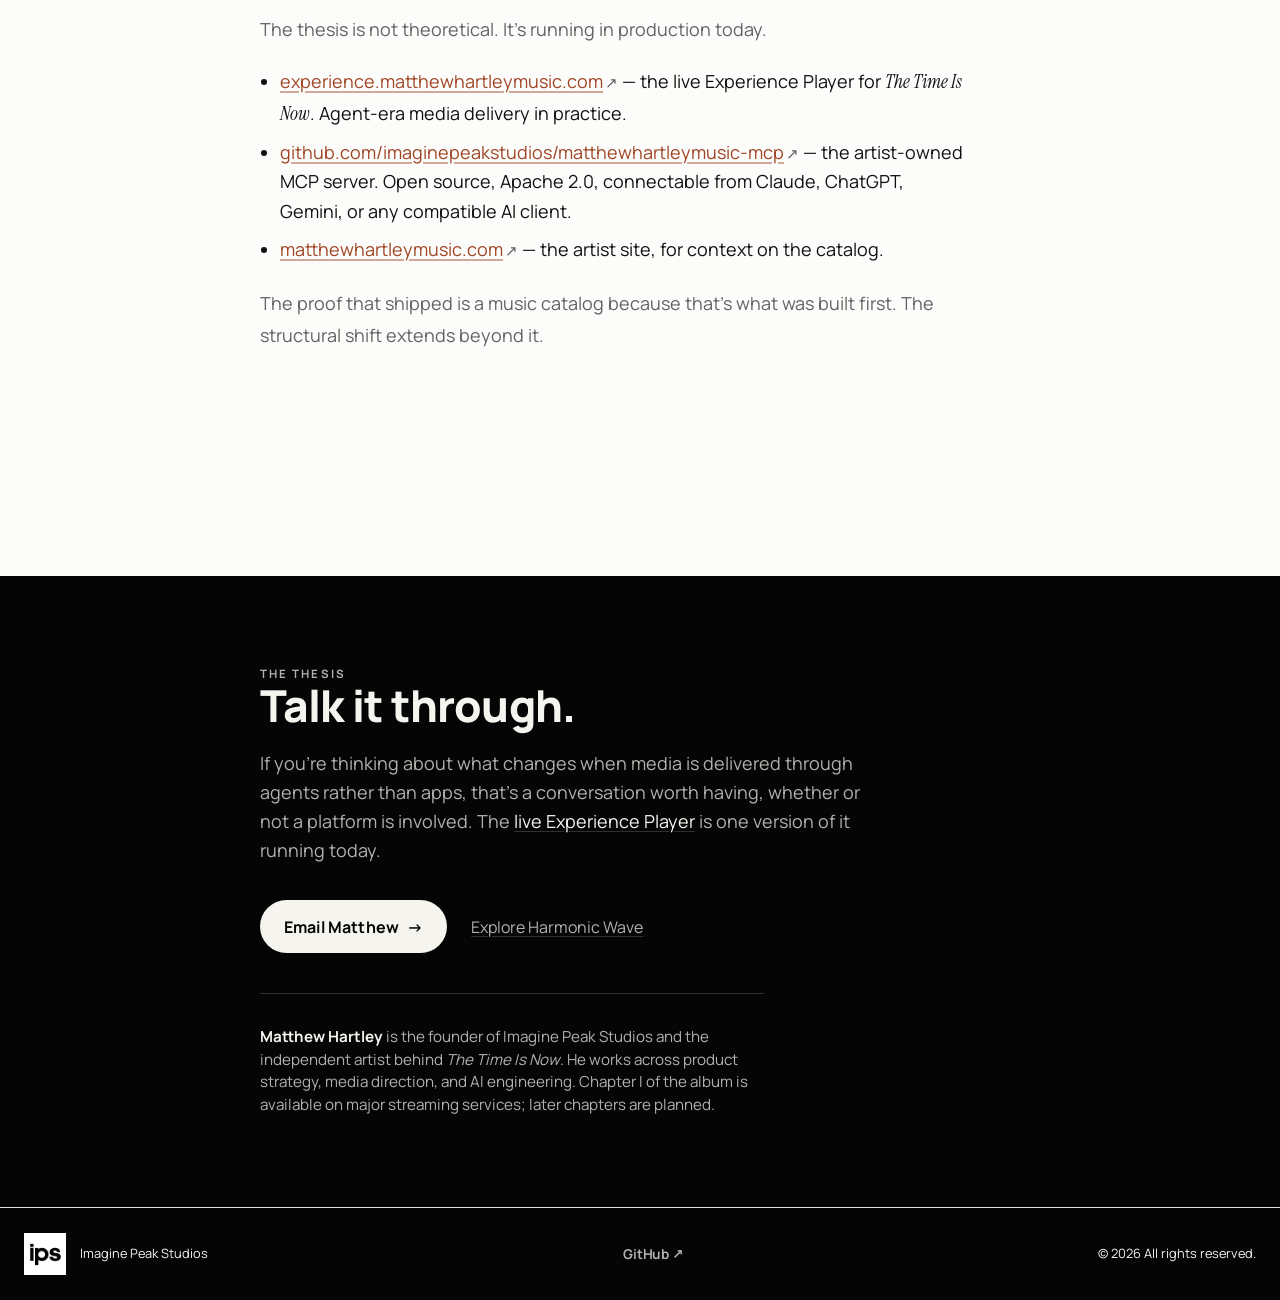
<file: insights/built-for-agents.html>
<!DOCTYPE html>
<html lang="en" class="no-js">
  <head>
    <meta charset="UTF-8" />
    <meta name="viewport" content="width=device-width, initial-scale=1.0" />
    <title>Streaming was built for apps. The next era will be built for agents. — A Thesis Brief · Imagine Peak Studios</title>
    <meta
      name="description"
      content="A thesis brief on why AI agents — not apps — are the next interface layer for media, and what catalogs built for that shift will look like. By Matthew Hartley, Imagine Peak Studios."
    />
    <meta name="author" content="Matthew Hartley, Imagine Peak Studios" />
    <meta name="robots" content="index, follow" />
    <link rel="canonical" href="https://imaginepeakstudios.com/insights/built-for-agents" />
    <link rel="alternate" type="text/markdown" href="https://imaginepeakstudios.com/insights/built-for-agents.md" title="Markdown version" />

    <meta property="og:type" content="article" />
    <meta property="og:site_name" content="Imagine Peak Studios" />
    <meta property="og:title" content="Streaming was built for apps. The next era will be built for agents." />
    <meta
      property="og:description"
      content="AI agents are becoming the next interface layer for media. The unit of delivery shifts from a file to a structured experience — and the architectures that let creators keep control will define the era."
    />
    <meta property="og:url" content="https://imaginepeakstudios.com/insights/built-for-agents" />
    <meta
      property="og:image"
      content="https://imaginepeakstudios.com/imagine_peak_studios_banner_og.jpg"
    />
    <meta property="og:image:width" content="1200" />
    <meta property="og:image:height" content="630" />
    <meta property="article:author" content="Matthew Hartley" />
    <meta property="article:publisher" content="Imagine Peak Studios" />

    <meta name="twitter:card" content="summary_large_image" />
    <meta name="twitter:title" content="Streaming was built for apps. The next era will be built for agents." />
    <meta
      name="twitter:description"
      content="AI agents are becoming the next interface layer for media. The unit of delivery shifts from a file to a structured experience — and the architectures that let creators keep control will define the era."
    />
    <meta
      name="twitter:image"
      content="https://imaginepeakstudios.com/imagine_peak_studios_banner_og.jpg"
    />
    <meta name="theme-color" content="#050505" />

    <!-- Google tag (gtag.js) with Consent Mode v2 — mirrors main site -->
    <script>
      window.dataLayer = window.dataLayer || [];
      function gtag(){dataLayer.push(arguments);}

      var ipsConsent = null;
      try { ipsConsent = localStorage.getItem('ips-consent'); } catch (e) {}

      gtag('consent', 'default', {
        ad_storage: ipsConsent === 'granted' ? 'granted' : 'denied',
        ad_user_data: ipsConsent === 'granted' ? 'granted' : 'denied',
        ad_personalization: ipsConsent === 'granted' ? 'granted' : 'denied',
        analytics_storage: ipsConsent === 'granted' ? 'granted' : 'denied',
        functionality_storage: 'granted',
        personalization_storage: ipsConsent === 'granted' ? 'granted' : 'denied',
        security_storage: 'granted'
      });

      gtag('js', new Date());
      gtag('config', 'G-YC7JVM7M4E');
    </script>
    <script async src="https://www.googletagmanager.com/gtag/js?id=G-YC7JVM7M4E"></script>

    <link rel="icon" type="image/png" sizes="32x32" href="/favicon-32x32.png" />
    <link rel="icon" type="image/png" sizes="16x16" href="/favicon-16x16.png" />
    <link rel="apple-touch-icon" sizes="180x180" href="/apple-touch-icon.png" />

    <link rel="preconnect" href="https://fonts.googleapis.com" />
    <link rel="preconnect" href="https://fonts.gstatic.com" crossorigin />
    <link
      href="https://fonts.googleapis.com/css2?family=Manrope:wght@500;700;800&family=Instrument+Serif:ital@1&display=swap"
      rel="stylesheet"
    />
    <link rel="stylesheet" href="/styles.css" />

    <script>
      document.documentElement.classList.remove("no-js");
    </script>

    <script type="application/ld+json">
      {
        "@context": "https://schema.org",
        "@type": "Article",
        "headline": "Streaming was built for apps. The next era will be built for agents.",
        "description": "AI agents are becoming the next interface layer for media. The unit of delivery shifts from a file to a structured experience — and the architectures that let creators keep control will define the era.",
        "url": "https://imaginepeakstudios.com/insights/built-for-agents",
        "author": {
          "@type": "Person",
          "name": "Matthew Hartley",
          "url": "https://imaginepeakstudios.com/"
        },
        "publisher": {
          "@type": "Organization",
          "name": "Imagine Peak Studios",
          "url": "https://imaginepeakstudios.com/",
          "logo": {
            "@type": "ImageObject",
            "url": "https://imaginepeakstudios.com/imagine_peak_studios_icon_800x800.png"
          }
        },
        "image": "https://imaginepeakstudios.com/imagine_peak_studios_banner_og.jpg",
        "mainEntityOfPage": "https://imaginepeakstudios.com/insights/built-for-agents"
      }
    </script>

    <style>
      /* -----------------------------------------------------------------
         Brief-specific overrides — extends styles.css design tokens.
         Mirrors labels-ai-discovery.html structure; replaces the waveform
         banner with a network-nodes-and-pulses animation.
         ----------------------------------------------------------------- */

      .brief-hero {
        background: var(--bg-soft, #f3f2ed);
        padding-top: clamp(5rem, 10vw, 8rem);
        padding-bottom: clamp(3rem, 6vw, 5rem);
      }

      .brief-hero .eyebrow {
        margin-bottom: 1.5rem;
      }

      /* Abstract network banner — nodes with traveling pulses */
      .brief-hero-banner {
        width: 100%;
        height: clamp(56px, 7vw, 88px);
        margin-bottom: clamp(2.5rem, 5vw, 4rem);
        display: flex;
        align-items: center;
        overflow: hidden;
        color: var(--muted, #626262);
      }

      .brief-network {
        width: 100%;
        height: 100%;
        display: block;
        opacity: 0.85;
      }

      .brief-network .node {
        fill: currentColor;
        opacity: 0.7;
      }

      .brief-network .link {
        stroke: currentColor;
        stroke-width: 0.6;
        opacity: 0.32;
      }

      .brief-network .pulse {
        fill: var(--text, #111111);
      }

      .brief-network .pulse-halo {
        fill: currentColor;
      }

      /* Slow, gentle breathing — keeps the network feeling alive
         even between pulses without being distracting */
      @keyframes briefNetworkBreath {
        0%, 100% { opacity: 0.78; }
        50% { opacity: 0.92; }
      }

      .brief-network {
        animation: briefNetworkBreath 16s ease-in-out infinite;
      }

      @media (prefers-reduced-motion: reduce) {
        .brief-network {
          animation: none;
        }
      }

      .brief-title {
        font-family: 'Manrope', system-ui, -apple-system, sans-serif;
        font-weight: 800;
        font-size: clamp(2.2rem, 4.4vw, 3.6rem);
        line-height: 1.1;
        letter-spacing: -0.02em;
        color: var(--text, #111111);
        margin: 0 0 1.5rem;
        max-width: 32ch;
      }

      .brief-title em {
        font-family: 'Instrument Serif', Georgia, serif;
        font-style: italic;
        font-weight: 400;
        letter-spacing: -0.01em;
      }

      .brief-deck {
        font-family: 'Manrope', system-ui, sans-serif;
        font-size: clamp(1.05rem, 1.4vw, 1.25rem);
        line-height: 1.55;
        color: var(--muted, #626262);
        max-width: 60ch;
        margin: 0 0 2rem;
      }

      .brief-byline {
        font-size: 0.85rem;
        letter-spacing: 0.02em;
        color: var(--muted, #626262);
        text-transform: none;
        margin: 0;
      }

      .brief-byline span {
        color: var(--text, #111111);
        font-weight: 700;
      }

      .brief-rule {
        border: 0;
        border-top: 1px solid var(--rule, #dfded7);
        margin: clamp(3rem, 5vw, 5rem) 0;
      }

      /* Article body */
      .brief-body {
        font-size: 1.125rem;
        line-height: 1.65;
        color: var(--text, #111111);
      }

      /* Constrain prose for readability; let headings extend wider */
      .brief-body p,
      .brief-body ul {
        max-width: 64ch;
      }

      .brief-body h2 {
        font-family: 'Manrope', system-ui, sans-serif;
        font-weight: 800;
        font-size: clamp(1.4rem, 2.2vw, 1.75rem);
        line-height: 1.2;
        letter-spacing: -0.015em;
        margin: 3rem 0 1rem;
        max-width: none; /* override IPS global h2 max-width: 14ch */
      }

      .brief-body h2:first-child {
        margin-top: 0;
      }

      .brief-body h3 {
        font-family: 'Manrope', system-ui, sans-serif;
        font-weight: 700;
        font-size: 1.05rem;
        line-height: 1.4;
        margin: 1.75rem 0 0.5rem;
        max-width: none; /* override IPS global h3 inheritance if any */
        color: var(--text, #111111);
      }

      .brief-body p {
        margin: 0 0 1.25rem;
      }

      .brief-body p + p {
        margin-top: 0;
      }

      .brief-body ul {
        margin: 0 0 1.5rem;
        padding-left: 1.25rem;
      }

      .brief-body ul li {
        margin: 0 0 0.5rem;
      }

      .brief-body strong {
        font-weight: 700;
        color: var(--text, #111111);
      }

      .brief-body em {
        font-family: 'Instrument Serif', Georgia, serif;
        font-style: italic;
        font-weight: 400;
        font-size: 1.08em;
      }

      .brief-body a {
        color: #a04525;
        text-decoration: underline;
        text-underline-offset: 3px;
        text-decoration-thickness: 1.5px;
        text-decoration-color: rgba(160, 69, 37, 0.45);
        transition: color 0.2s ease, text-decoration-color 0.2s ease, text-decoration-thickness 0.2s ease;
      }

      .brief-body a:hover {
        color: #7a3318;
        text-decoration-color: #7a3318;
        text-decoration-thickness: 2px;
      }

      /* External links get a small ↗ glyph */
      .brief-body a[href^="http"]::after,
      .brief-body a[href^="//"]::after {
        content: "↗";
        display: inline-block;
        margin-left: 0.15em;
        font-size: 0.85em;
        text-decoration: none;
        color: var(--muted, #626262);
      }

      /* Pull-quote / callout */
      .brief-pullquote {
        font-family: 'Instrument Serif', Georgia, serif;
        font-style: italic;
        font-weight: 400;
        font-size: clamp(1.4rem, 2.4vw, 1.9rem);
        line-height: 1.3;
        letter-spacing: -0.01em;
        color: var(--text, #111111);
        margin: 2.5rem 0;
        padding-left: 1.5rem;
        border-left: 2px solid var(--text, #111111);
        max-width: 50ch;
      }

      /* Contrast CTA section — deep ink */
      .brief-cta {
        background: var(--ink, #050505);
        color: var(--light-ink, #f5f4ef);
        padding: clamp(4rem, 7vw, 6rem) 0;
        margin-top: clamp(4rem, 6vw, 6rem);
      }

      .brief-cta .eyebrow {
        color: var(--light-muted, rgba(245, 244, 239, 0.72));
      }

      .brief-cta h2 {
        font-family: 'Manrope', system-ui, sans-serif;
        font-weight: 800;
        font-size: clamp(2rem, 3.5vw, 2.75rem);
        line-height: 1.1;
        letter-spacing: -0.02em;
        color: var(--light-ink, #f5f4ef);
        margin: 0 0 1.25rem;
        max-width: 22ch;
      }

      .brief-cta-deck {
        font-size: 1.125rem;
        line-height: 1.6;
        color: var(--light-muted, rgba(245, 244, 239, 0.72));
        max-width: 56ch;
        margin: 0 0 2.25rem;
      }

      .brief-cta-deck a {
        color: var(--light-ink, #f5f4ef);
        text-decoration: underline;
        text-underline-offset: 3px;
        text-decoration-color: var(--light-rule, rgba(245, 244, 239, 0.18));
        transition: text-decoration-color 0.2s ease;
      }

      @media (hover: hover) and (pointer: fine) {
        .brief-cta-deck a:hover {
          text-decoration-color: var(--light-ink, #f5f4ef);
        }
      }

      .brief-cta-actions {
        display: flex;
        flex-wrap: wrap;
        gap: 1rem 1.5rem;
        align-items: center;
      }

      .brief-cta-btn {
        display: inline-flex;
        align-items: center;
        gap: 0.5rem;
        padding: 0.95rem 1.5rem;
        background: var(--light-ink, #f5f4ef);
        color: var(--ink, #050505);
        font-weight: 700;
        font-size: 1rem;
        letter-spacing: 0.01em;
        text-decoration: none;
        border-radius: 999px;
        transition: transform 0.2s ease, opacity 0.2s ease;
      }

      @media (hover: hover) and (pointer: fine) {
        .brief-cta-btn:hover {
          transform: translateY(-1px);
          opacity: 0.92;
        }
      }

      .brief-cta-secondary {
        color: var(--light-muted, rgba(245, 244, 239, 0.72));
        text-decoration: underline;
        text-underline-offset: 3px;
        text-decoration-color: var(--light-rule, rgba(245, 244, 239, 0.18));
        transition: color 0.2s ease, text-decoration-color 0.2s ease;
      }

      @media (hover: hover) and (pointer: fine) {
        .brief-cta-secondary:hover {
          color: var(--light-ink, #f5f4ef);
          text-decoration-color: var(--light-ink, #f5f4ef);
        }
      }

      /* Author block under CTA */
      .brief-author {
        margin-top: 2.5rem;
        padding-top: 2rem;
        border-top: 1px solid var(--light-rule, rgba(245, 244, 239, 0.18));
        font-size: 0.95rem;
        line-height: 1.5;
        color: var(--light-muted, rgba(245, 244, 239, 0.72));
        max-width: 56ch;
      }

      /* The global `p` rule (styles.css) otherwise repaints this bio in --muted
         dark grey on the near-black CTA panel and at full body size. Inherit the
         block's own light-muted colour and smaller size so it stays readable
         while still reading as secondary to the CTA. */
      .brief-author p {
        font-size: inherit;
        line-height: inherit;
        color: inherit;
      }

      .brief-author strong {
        color: var(--light-ink, #f5f4ef);
        font-weight: 700;
      }

      /* Mobile tweaks */
      @media (max-width: 720px) {
        .brief-pullquote {
          padding-left: 1rem;
          margin: 2rem 0;
        }

        .brief-cta-actions {
          flex-direction: column;
          align-items: flex-start;
          gap: 1rem;
        }

        .brief-cta-btn {
          width: 100%;
          justify-content: center;
        }

        /* Force "agents." onto its own line on mobile */
        .brief-title em {
          display: block;
        }

        /* Hide external-link ↗ glyph on mobile — Manrope doesn't ship U+2197,
           so the fallback glyph mismatches surrounding type weight. The
           target="_blank" affordance is handled by the browser. */
        .brief-body a[href^="http"]::after,
        .brief-body a[href^="//"]::after {
          content: none;
        }
      }
    </style>
  </head>
  <body>
    <a class="skip-link" href="#brief">Skip to main content</a>

    <header class="site-header">
      <div class="shell header-shell">
        <a class="brand-mark" href="/" aria-label="Imagine Peak Studios home">
          <img
            src="/imagine_peak_studios_icon_800x800.png"
            alt="Imagine Peak Studios"
            width="42"
            height="42"
            decoding="async"
          />
        </a>
        <button
          class="nav-toggle"
          type="button"
          aria-expanded="false"
          aria-controls="site-nav"
          aria-label="Open menu"
        >
          <span class="nav-toggle-bars" aria-hidden="true">
            <span></span>
            <span></span>
            <span></span>
          </span>
        </button>
        <nav id="site-nav" class="site-nav" aria-label="Primary">
          <a href="/#projects">Work</a>
          <a href="/insights/">Insights</a>
          <a href="/press/">Press</a>
          <a href="/#contact">Contact</a>
        </nav>
      </div>
    </header>
    <div class="nav-backdrop" hidden></div>

    <main id="brief">
      <article>
        <section class="section brief-hero ambient-section">
          <div class="shell reading-shell">
            <div class="brief-hero-banner" aria-hidden="true">
              <svg class="brief-network" id="brief-network-svg" viewBox="0 0 1400 100" preserveAspectRatio="xMidYMid slice" xmlns="http://www.w3.org/2000/svg"></svg>
            </div>
            <div class="eyebrow">Brief · The Thesis</div>
            <h1 class="brief-title">Streaming&nbsp;was&nbsp;built for apps.<br />The next era will be built for <em>agents.</em></h1>
            <p class="brief-deck">
              AI agents — not apps — are the next interface layer for media. The catalogs built for that shift will look fundamentally different from the ones built for streaming.
            </p>
            <p class="brief-byline">
              By <span>Matthew Hartley</span> — Founder, Imagine Peak Studios
            </p>
          </div>
        </section>

        <section class="section ambient-section">
          <div class="shell reading-shell">
            <div class="brief-body">

              <h2>The thesis</h2>
              <p>
                Every era of consumer media is defined by its interface. Radio gave us the program. Television gave us the channel. The web gave us the page. Streaming gave us the app — a glass surface stocked with infinite content, sorted by playlists or feeds, browsed by users, monetized per stream.
              </p>
              <p>
                This applies across all streaming — audio and video, music and film, podcasts and shows. Music is the anchor example throughout this brief because the first proof shipped is a music catalog. The shift itself is structural, not genre-specific.
              </p>
              <p>
                Apps were the right interface for a world where the constraint was <em>access</em>. Streaming solved that. The catalog is now infinite, instant, and global. But infinite access made attention the scarce resource, and apps don't allocate attention well — they leave it to the user to figure out, and most users don't.
              </p>
              <p>
                AI agents change the constraint. They don't sort content; they interpret intent. They don't ask the user to scroll; they ask what the user wants and assemble the answer. The interface is no longer a screen full of choices. It's a conversation that produces an experience.
              </p>

              <p class="brief-pullquote">
                Streaming optimized access. Agents will optimize delivery. The thing being delivered is no longer a file — it's a structured experience.
              </p>

              <h2>Streaming optimized access. Agents will optimize delivery.</h2>
              <p>
                The streaming model assumes the user does the work. Open the app, search or browse, pick something, hit play. The platform's job is keeping the catalog navigable; the user's job is choosing.
              </p>
              <p>
                Agents invert that. The user says <em>"I want something that feels like the end of a long week"</em> — and the agent does the matching. For a music catalog, the answer might be a quiet album with chapter intros. For film, a curated double-feature with framing context. The medium is incidental; the interaction pattern is the same. Catalog navigation becomes catalog interpretation. The unit of delivery is no longer <em>the file the user clicked</em>; it's <em>the experience the agent assembled</em>.
              </p>
              <p>
                Apps are still useful — but they stop being the primary surface. They become one of many client experiences hanging off a deeper layer where catalogs are exposed in structured, agent-readable form.
              </p>

              <h2>Why this isn't just better recommendation</h2>
              <p>
                Themed recommendation has been around for a while. Pandora-style mood radio. Netflix's <em>"because you watched X"</em> rows. YouTube's auto-generated mixes. <em>"Hey Alexa, play something chill"</em> spins one up in real time. But all of these run through the platform's classifier — the platform's algorithm decides what counts as similar, mood-appropriate, or chill. The creator's only contribution is being in the catalog. The match is one-sided: platform to user. The creator has no voice or control in how their work is experienced.
              </p>
              <p>
                In the agent era, the match runs both ways. The agent interprets the user's natural-language intent and queries the creator's structured catalog — themes, sequences, framing, voice, visual identity the creator defined themselves. The creator isn't a unit being classified. They're a voice the agent can discover.
              </p>

              <h2>Why now</h2>
              <p>
                The creator surface stack already exists. Websites and social for presence. YouTube channels for owned video reach. Bandcamp, Patreon, Substack for direct fan economics. Streaming platforms — Spotify, Netflix, Apple — for distribution and in-platform placement. Each surface does its job for human consumers. None of them lets an AI agent query a catalog directly.
              </p>
              <p>
                The shift is happening because the protocol layer finally exists.
              </p>
              <ul>
                <li><strong>November 2024</strong> — Anthropic releases the Model Context Protocol (MCP). For the first time, AI agents can plug directly into external data sources through a standard interface.</li>
                <li><strong>February 2025</strong> — Claude Code lands. AI engineering becomes daily-driver workflow.</li>
                <li><strong>February 2026</strong> — Claude Opus 4.6 ships. AI code generation crosses into production quality. App-building gets democratized — a single person can ship real apps end-to-end.</li>
                <li><strong>April 2026</strong> — An artist-owned MCP server goes live. Catalog-as-agent-readable goes from concept to production.</li>
              </ul>
              <p>
                In parallel, AI agents (Claude, ChatGPT, Gemini) became real discovery surfaces in technical and influential user pockets — the demand side maturing alongside the supply side. Major platforms haven't built this layer yet, or haven't announced it — and they face a structural problem the creator-owned path doesn't. Their licensing is built around in-platform playback, and their app <em>is</em> the experience — fixed player, fixed UI, fixed business model. Whether it's Spotify, YouTube, Netflix, or Apple TV+, exposing catalogs to external agents that generate experiences outside that frame would require renegotiating rights across labels, publishers, studios, performers, and territories. Even when platforms do shift, the fastest paths leave the creator out of the match. The creators and rights holders who move first set the stage for what this layer should be — with rights they already control.
              </p>
              <p>
                MCP is the protocol that opened the door. The protocol layer will keep evolving — successors will appear, standards will converge — but the interface shift is structural. What's built today against MCP transfers to what comes next.
              </p>

              <h2>On the ground</h2>
              <p>
                The thesis is not speculative. As of April 2026:
              </p>
              <ul>
                <li>A working artist-owned MCP server is live in production at <a href="https://github.com/imaginepeakstudios/matthewhartleymusic-mcp" target="_blank" rel="noopener noreferrer">github.com/imaginepeakstudios/matthewhartleymusic-mcp</a>. It connects to Claude, ChatGPT, Gemini, or any compatible AI client.</li>
                <li>A reference Experience Player driven by that server is live at <a href="https://experience.matthewhartleymusic.com" target="_blank" rel="noopener noreferrer">experience.matthewhartleymusic.com</a>.</li>
                <li>The catalog behind both — <em>The Time Is Now</em>, debut album by Matthew Hartley — was produced in part by Grammy-winning producer David Kershenbaum (Tracy Chapman, Joe Jackson, Bryan Adams) and is being released chapter by chapter rather than as a single drop.</li>
                <li>The underlying architecture is patent pending.</li>
              </ul>
              <p>
                This is the proof of concept, in production, available for anyone to inspect — an artist-owned MCP catalog, shipped publicly.
              </p>

              <h2>What changes when the interface is an agent</h2>
              <p>
                When an agent is the interface, three things change about how media works.
              </p>

              <h3>Interpretation replaces browsing</h3>
              <p>
                The agent reads metadata, themes, sequencing intent, and creator-defined context, then matches it to user intent. There is no list to scroll. The output is a single delivered experience, not an array of choices to pick between.
              </p>

              <h3>Sessions replace plays</h3>
              <p>
                A play is a unit of streaming — one file, one count. A session is a unit of agent delivery — a curated sequence with introductions, transitions, and context. Sessions are unbounded, contextual, and shaped by intent. The economics that follow will look different from per-play royalties.
              </p>

              <h3>Surfaces multiply</h3>
              <p>
                The same catalog can be reached through Claude today, ChatGPT or Gemini tomorrow, a custom narrative-aware player next year, a voice agent the year after. The interface is no longer the app — it's whatever client the listener happens to be in.
              </p>

              <h2>From passive content to structured experience</h2>
              <p>
                Streaming treats a catalog as a list of files. Agents need it to be more than that.
              </p>
              <p>
                A structured catalog defines:
              </p>
              <ul>
                <li><strong>Narrative arcs</strong> — the order, the chapters, the emotional progression</li>
                <li><strong>Context</strong> — what each piece is about, what the creator intended, when it should be introduced</li>
                <li><strong>Sequencing intent</strong> — how the agent should string pieces together</li>
                <li><strong>Voice</strong> — what the agent should <em>say</em> when introducing the work</li>
                <li><strong>Visual</strong> — what the agent should <em>show</em> when presenting the work — the creator's likeness, scenes, framing</li>
              </ul>
              <p>
                This is not metadata in the flat-tag sense. It is the creator's directorial layer — the intent that gets lost when work is reduced to a file in a feed. Exposing it is what lets an agent deliver an experience that reflects the creator, not just the catalog.
              </p>

              <h2>The control problem</h2>
              <p>
                There is a tradeoff hiding inside this shift. Most <em>"AI for creators"</em> tools today work by absorbing your bytes — songs, video, text — to train, reuse, or remix. Once the bytes are absorbed, control is gone in practice, regardless of what the contract says.
              </p>
              <p>
                A copyright-preserving alternative exists: architectures where the agent sees metadata and a proxied URL only, never the source bytes. Access is verified per request; pausing or unpublishing kills it instantly. The work becomes discoverable, narratable, and playable through agents without becoming training material or a file floating around someone else's system.
              </p>
              <p>
                This is the precondition for creator participation. Without it, exposure to the new discovery layer is a one-way trade: visibility now, control gone forever. With it, creators get the reach of agents and keep ownership of the work.
              </p>

              <p class="brief-pullquote">
                Rights without exposure are worth less every quarter. Exposure without control creates a different problem. The era will be defined by the architectures that let creators have both.
              </p>

              <h2>What this means for builders</h2>
              <p>
                If you build product, platform, or infrastructure in or around media, the implications are concrete:
              </p>
              <ul>
                <li><strong>Apps are the wrong place to invest singular effort.</strong> Apps will be generated, swapped, and replaced as agent ecosystems evolve. The durable layer is below the app.</li>
                <li><strong>The schema is the product.</strong> A standardized, agent-readable representation of a catalog is the artifact that holds value across surfaces. Build for that.</li>
                <li><strong>Decouple infrastructure from interface — and from any single protocol.</strong> The schema, access layer, and agent-readable catalog should outlive any specific client and any specific protocol. Apps spin up against the infrastructure, not the other way around.</li>
                <li><strong>Treat copyright preservation as a structural feature, not a flag.</strong> The architecture has to keep source bytes out of the agent's reach by design — not by policy.</li>
              </ul>

              <h2>What Harmonic Wave is</h2>
              <p>
                <a href="https://harmonicwave.ai" target="_blank" rel="noopener noreferrer">Harmonic Wave</a> is the platform behind that artist-owned MCP server. It exposes a creator's catalog as an AI-native structured experience while keeping the source media under copyright-preserving control — agents see metadata and per-request proxied URLs, never the bytes. MCP is today's protocol; the schema and architecture are designed to outlast it.
              </p>
              <p>
                The MCP server itself is the easy part — and an adapter for any successor protocol will be too. The platform's actual work is the layer below it:
              </p>
              <ul>
                <li><strong>Copyright-preserving architecture.</strong> Agents never see source bytes. Pausing or unpublishing kills access immediately. Patent-pending.</li>
                <li><strong>A standardized schema</strong> so every catalog interoperates with every player. One-off MCPs don't.</li>
                <li><strong>A universal player generator</strong> that produces narrative-aware experiences from any catalog on the platform — audio-driven for music and podcasts, scene-aware for video.</li>
                <li><strong>Audio and delivery infrastructure</strong> — signed-URL streaming, release gating, chapter-aware access control. Full stack from metadata to bytes.</li>
                <li><strong>Voice Identity.</strong> Creator-defined voiceover that introduces, contextualizes, and threads pieces together. The catalog speaks with its own voice on every surface.</li>
                <li><strong>Visual Identity.</strong> Photorealistic AI characters generated to look like the creator, composited into video and visual surfaces. The catalog presents its own face, not a generic stock avatar.</li>
                <li><strong>Cross-client distribution.</strong> One MCP server, accessible from connected, compatible AI clients — Claude, ChatGPT, Gemini, enterprise tools. Expose once, surface everywhere.</li>
                <li><strong>Cross-format extensibility.</strong> Music today; podcasts, video, and narrative media on the roadmap.</li>
              </ul>
              <p>
                As of September 2026 the platform is not yet generally available: the waitlist is open and early demos are running. The underlying architecture is patent pending.
              </p>

              <h2>Where to look</h2>
              <p>
                The thesis is not theoretical. It's running in production today.
              </p>
              <ul>
                <li><a href="https://experience.matthewhartleymusic.com" target="_blank" rel="noopener noreferrer">experience.matthewhartleymusic.com</a> — the live Experience Player for <em>The Time Is Now</em>. Agent-era media delivery in practice.</li>
                <li><a href="https://github.com/imaginepeakstudios/matthewhartleymusic-mcp" target="_blank" rel="noopener noreferrer">github.com/imaginepeakstudios/matthewhartleymusic-mcp</a> — the artist-owned MCP server. Open source, Apache 2.0, connectable from Claude, ChatGPT, Gemini, or any compatible AI client.</li>
                <li><a href="https://matthewhartleymusic.com" target="_blank" rel="noopener noreferrer">matthewhartleymusic.com</a> — the artist site, for context on the catalog.</li>
              </ul>
              <p>
                The proof that shipped is a music catalog because that's what was built first. The structural shift extends beyond it.
              </p>

            </div>
          </div>
        </section>

        <section class="brief-cta">
          <div class="shell reading-shell">
            <div class="eyebrow">The Thesis</div>
            <h2>Talk it through.</h2>
            <p class="brief-cta-deck">
              If you’re thinking about what changes when media is delivered through agents rather than apps, that’s a conversation worth having, whether or not a platform is involved. The <a href="https://experience.matthewhartleymusic.com" target="_blank" rel="noopener noreferrer">live Experience Player</a> is one version of it running today.
            </p>
            <div class="brief-cta-actions">
              <a
                class="brief-cta-btn"
                href="mailto:hello@imaginepeakstudios.com?subject=Brief%3A%20Built%20for%20Agents"
              >
                Email Matthew <span class="arrow-glyph" aria-hidden="true">→&#xFE0E;</span>
              </a>
              <a
                class="brief-cta-secondary"
                href="https://harmonicwave.ai"
                target="_blank"
                rel="noopener noreferrer"
              >
                Explore Harmonic Wave
              </a>
            </div>
            <div class="brief-author">
              <p>
                <strong>Matthew Hartley</strong> is the founder of Imagine Peak Studios and the independent artist behind <em>The Time Is Now</em>. He works across product strategy, media direction, and AI engineering. Chapter I of the album is available on major streaming services; later chapters are planned.
              </p>
            </div>
          </div>
        </section>
      </article>
    </main>

    <footer class="site-footer">
      <div class="shell footer-shell">
        <a class="footer-brand" href="/" aria-label="Imagine Peak Studios home">
          <img
            class="footer-icon"
            src="/imagine_peak_studios_icon_800x800.png"
            alt=""
            width="42"
            height="42"
            loading="lazy"
            decoding="async"
          />
          <p>Imagine Peak Studios</p>
        </a>
        <nav class="footer-links" aria-label="Secondary">
          <a href="https://github.com/imaginepeakstudios" target="_blank" rel="noopener noreferrer">GitHub <span class="arrow-glyph" aria-hidden="true">↗&#xFE0E;</span></a>
        </nav>
        <p class="footer-meta"><small>&copy; 2026 All rights reserved.</small></p>
      </div>
    </footer>

    <aside
      class="consent-banner"
      id="consent-banner"
      role="region"
      aria-live="polite"
      aria-label="Privacy preferences"
      hidden
    >
      <div class="shell consent-shell">
        <p class="consent-copy">
          We use light analytics to understand how the site is used. Nothing is tracked until you accept.
        </p>
        <div class="consent-actions">
          <button type="button" class="consent-btn consent-decline" data-consent="denied">Decline</button>
          <button type="button" class="consent-btn consent-accept" data-consent="granted">Accept</button>
        </div>
      </div>
    </aside>

    <script src="/script.js"></script>
    <script>
      // Editorial network banner — nodes connected by faint lines, with
      // bright pulses traveling along the connections. Pulses light up the
      // line they travel on, ping the destination node on arrival, and
      // occasionally chain into a follow-on pulse from the destination
      // along a different connection. Monochrome. Deterministic layout.
      (function () {
        var svg = document.getElementById('brief-network-svg');
        if (!svg) return;
        var ns = 'http://www.w3.org/2000/svg';

        // Hand-tuned node positions across the 1400 × 100 viewBox.
        var nodeData = [
          { x:  60, y: 32 },
          { x: 145, y: 64 },
          { x: 230, y: 22 },
          { x: 320, y: 58 },
          { x: 410, y: 38 },
          { x: 495, y: 72 },
          { x: 580, y: 28 },
          { x: 665, y: 60 },
          { x: 750, y: 36 },
          { x: 840, y: 70 },
          { x: 925, y: 26 },
          { x: 1010, y: 56 },
          { x: 1100, y: 34 },
          { x: 1185, y: 66 },
          { x: 1270, y: 30 },
          { x: 1345, y: 62 }
        ];

        function dist(a, b) {
          var dx = a.x - b.x, dy = a.y - b.y;
          return Math.sqrt(dx * dx + dy * dy);
        }

        // Build node objects with element refs and ping-state
        var nodes = nodeData.map(function (n) {
          return { x: n.x, y: n.y, pingedAt: -Infinity, neighbors: [], el: null, pinging: false };
        });

        // Connect each node to its two nearest neighbors. Dedupe pairs.
        var seen = {};
        var connections = [];
        for (var i = 0; i < nodes.length; i++) {
          var ranked = [];
          for (var j = 0; j < nodes.length; j++) {
            if (j === i) continue;
            ranked.push({ idx: j, d: dist(nodes[i], nodes[j]) });
          }
          ranked.sort(function (a, b) { return a.d - b.d; });
          for (var k = 0; k < 2; k++) {
            var a = i, b = ranked[k].idx;
            var key = a < b ? a + '-' + b : b + '-' + a;
            if (!seen[key]) {
              seen[key] = true;
              var conn = { a: nodes[a], b: nodes[b], el: null, activeUntil: -Infinity, lit: false };
              connections.push(conn);
              nodes[a].neighbors.push(conn);
              nodes[b].neighbors.push(conn);
            }
          }
        }

        // Render lines first (under nodes)
        connections.forEach(function (c) {
          var line = document.createElementNS(ns, 'line');
          line.setAttribute('x1', c.a.x);
          line.setAttribute('y1', c.a.y);
          line.setAttribute('x2', c.b.x);
          line.setAttribute('y2', c.b.y);
          line.setAttribute('class', 'link');
          svg.appendChild(line);
          c.el = line;
        });

        // Render nodes
        nodes.forEach(function (n) {
          var circle = document.createElementNS(ns, 'circle');
          circle.setAttribute('cx', n.x);
          circle.setAttribute('cy', n.y);
          circle.setAttribute('r', 2.6);
          circle.setAttribute('class', 'node');
          svg.appendChild(circle);
          n.el = circle;
        });

        // Respect reduced motion — leave the static network in place
        var reduceMotion =
          window.matchMedia &&
          window.matchMedia('(prefers-reduced-motion: reduce)').matches;
        if (reduceMotion) return;

        // Tunables
        var maxPulses = 5;
        var PING_DURATION = 650;       // ms — how long a node "ping" lasts
        var LINE_FADE = 380;           // ms — how long a line stays bright after pulse
        var CHAIN_PROBABILITY = 0.55;  // chance a pulse triggers a follow-on

        var activePulses = [];

        function startPulseOnConnection(conn, fromNode) {
          if (activePulses.length >= maxPulses) return;
          var to = fromNode === conn.a ? conn.b : conn.a;
          // Halo first (renders behind core)
          var halo = document.createElementNS(ns, 'circle');
          halo.setAttribute('r', 7);
          halo.setAttribute('class', 'pulse-halo');
          halo.setAttribute('opacity', 0);
          svg.appendChild(halo);
          // Core
          var core = document.createElementNS(ns, 'circle');
          core.setAttribute('r', 3.4);
          core.setAttribute('class', 'pulse');
          core.setAttribute('opacity', 0);
          svg.appendChild(core);
          activePulses.push({
            halo: halo,
            core: core,
            from: fromNode,
            to: to,
            conn: conn,
            start: performance.now(),
            duration: 1400 + Math.random() * 1100
          });
        }

        function spawnRandomPulse() {
          if (activePulses.length >= maxPulses) return;
          var c = connections[Math.floor(Math.random() * connections.length)];
          var fromNode = Math.random() < 0.5 ? c.a : c.b;
          startPulseOnConnection(c, fromNode);
        }

        function chainFrom(node, excludeConn) {
          var options = node.neighbors.filter(function (c) { return c !== excludeConn; });
          if (!options.length) return;
          var next = options[Math.floor(Math.random() * options.length)];
          startPulseOnConnection(next, node);
        }

        function tick(time) {
          // Advance / retire pulses
          for (var i = activePulses.length - 1; i >= 0; i--) {
            var p = activePulses[i];
            var t = (time - p.start) / p.duration;
            if (t >= 1) {
              if (p.halo.parentNode) p.halo.parentNode.removeChild(p.halo);
              if (p.core.parentNode) p.core.parentNode.removeChild(p.core);
              activePulses.splice(i, 1);
              // Ping the destination node
              p.to.pingedAt = time;
              // Hold line bright a bit longer so the fade trails the pulse
              p.conn.activeUntil = time + LINE_FADE;
              // Maybe trigger a chain reaction
              if (Math.random() < CHAIN_PROBABILITY) {
                chainFrom(p.to, p.conn);
              }
              continue;
            }
            var x = p.from.x + (p.to.x - p.from.x) * t;
            var y = p.from.y + (p.to.y - p.from.y) * t;
            var fade = t < 0.18 ? t / 0.18 : (t > 0.82 ? (1 - t) / 0.18 : 1);
            p.core.setAttribute('cx', x);
            p.core.setAttribute('cy', y);
            p.core.setAttribute('opacity', fade);
            p.halo.setAttribute('cx', x);
            p.halo.setAttribute('cy', y);
            p.halo.setAttribute('opacity', fade * 0.22);
            // Keep the line bright while the pulse is on it
            p.conn.activeUntil = time + LINE_FADE;
          }

          // Update node ping rendering — scale up and brighten on arrival,
          // ease back to baseline.
          for (var ni = 0; ni < nodes.length; ni++) {
            var n = nodes[ni];
            var pt = (time - n.pingedAt) / PING_DURATION;
            if (pt >= 0 && pt <= 1) {
              var amp = 1 - pt; // 1 at ping moment, 0 when faded
              n.el.setAttribute('r', 2.6 + amp * 3.6); // up to ~6.2
              n.el.setAttribute('opacity', 0.7 + amp * 0.3); // up to 1.0
              n.pinging = true;
            } else if (n.pinging) {
              n.el.setAttribute('r', 2.6);
              n.el.removeAttribute('opacity');
              n.pinging = false;
            }
          }

          // Update line illumination
          for (var ci = 0; ci < connections.length; ci++) {
            var c = connections[ci];
            if (c.activeUntil > time) {
              var remaining = (c.activeUntil - time) / LINE_FADE;
              c.el.setAttribute('opacity', 0.32 + 0.36 * remaining); // up to ~0.68
              c.lit = true;
            } else if (c.lit) {
              c.el.removeAttribute('opacity');
              c.lit = false;
            }
          }

          requestAnimationFrame(tick);
        }

        // Stagger initial pulses so the network looks active immediately
        spawnRandomPulse();
        setTimeout(spawnRandomPulse, 220);
        setTimeout(spawnRandomPulse, 480);
        setInterval(spawnRandomPulse, 700);
        requestAnimationFrame(tick);
      })();
    </script>
  </body>
</html>
</file>
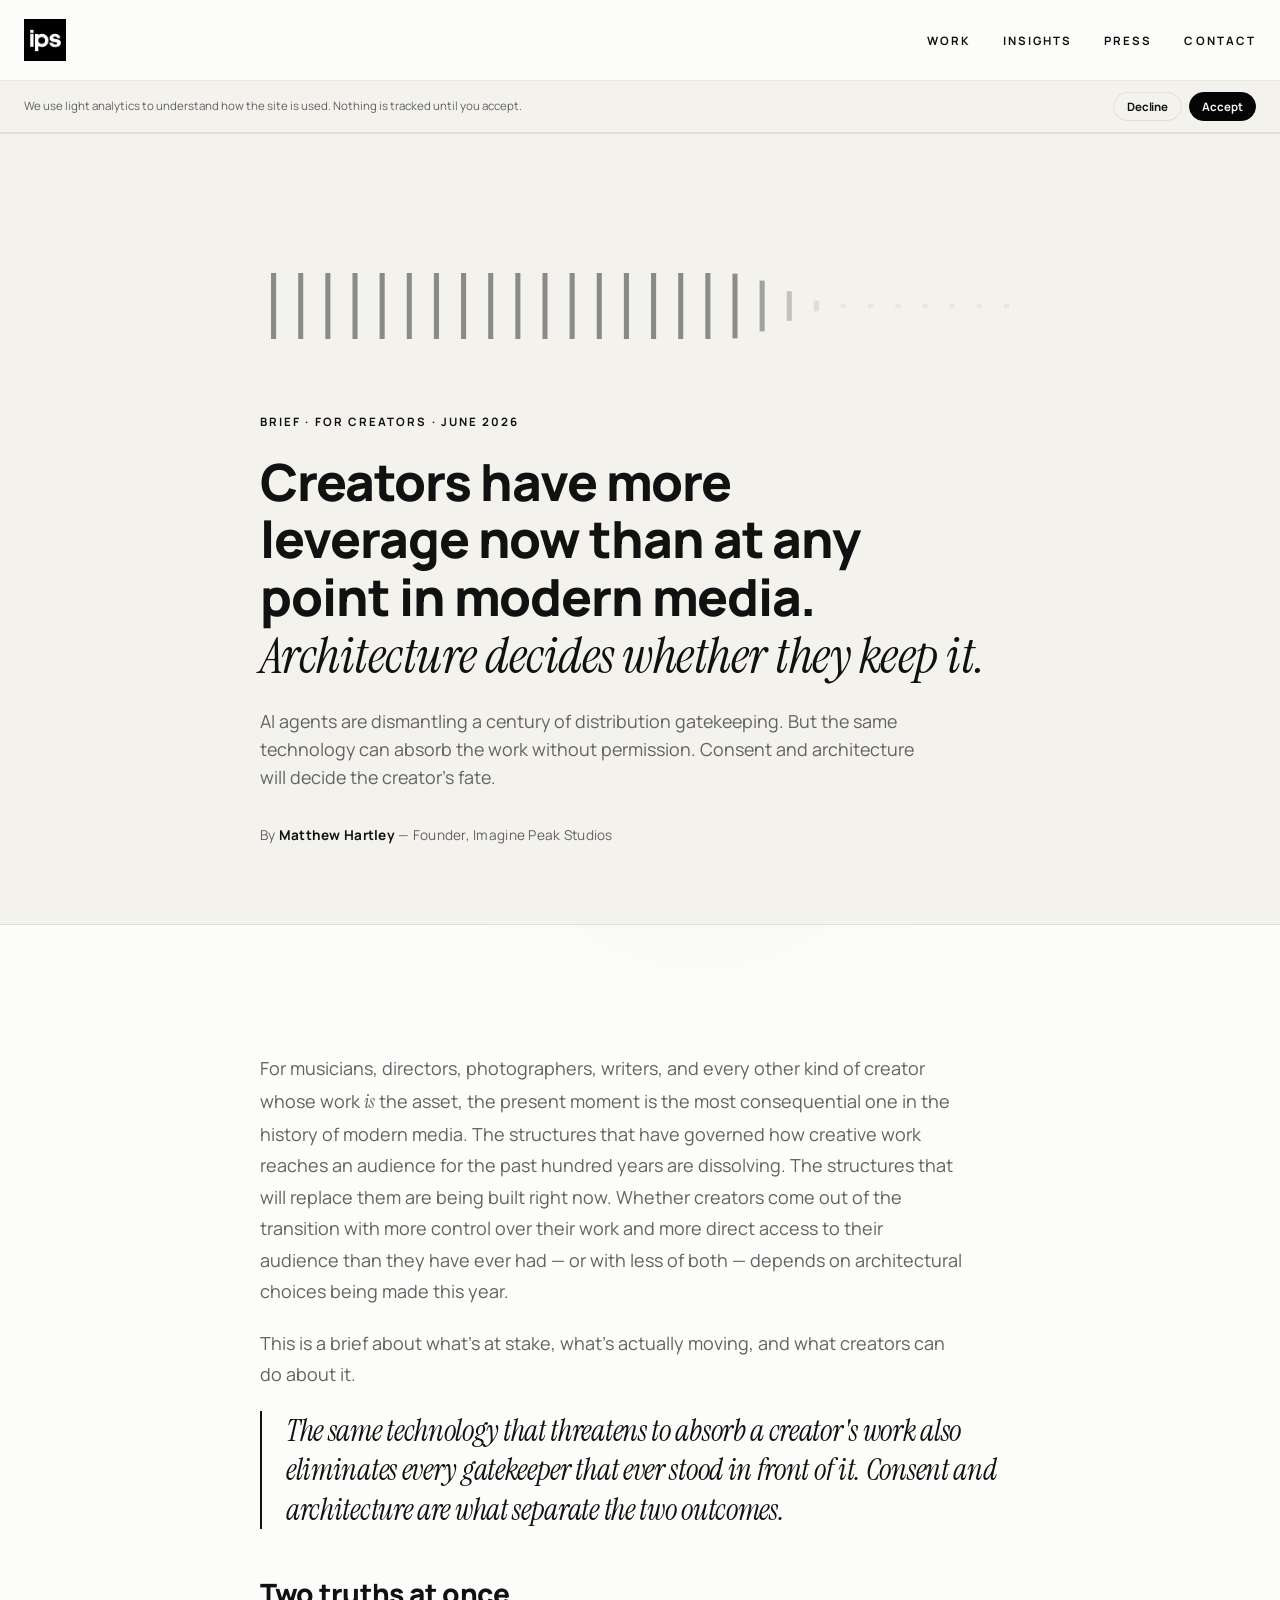
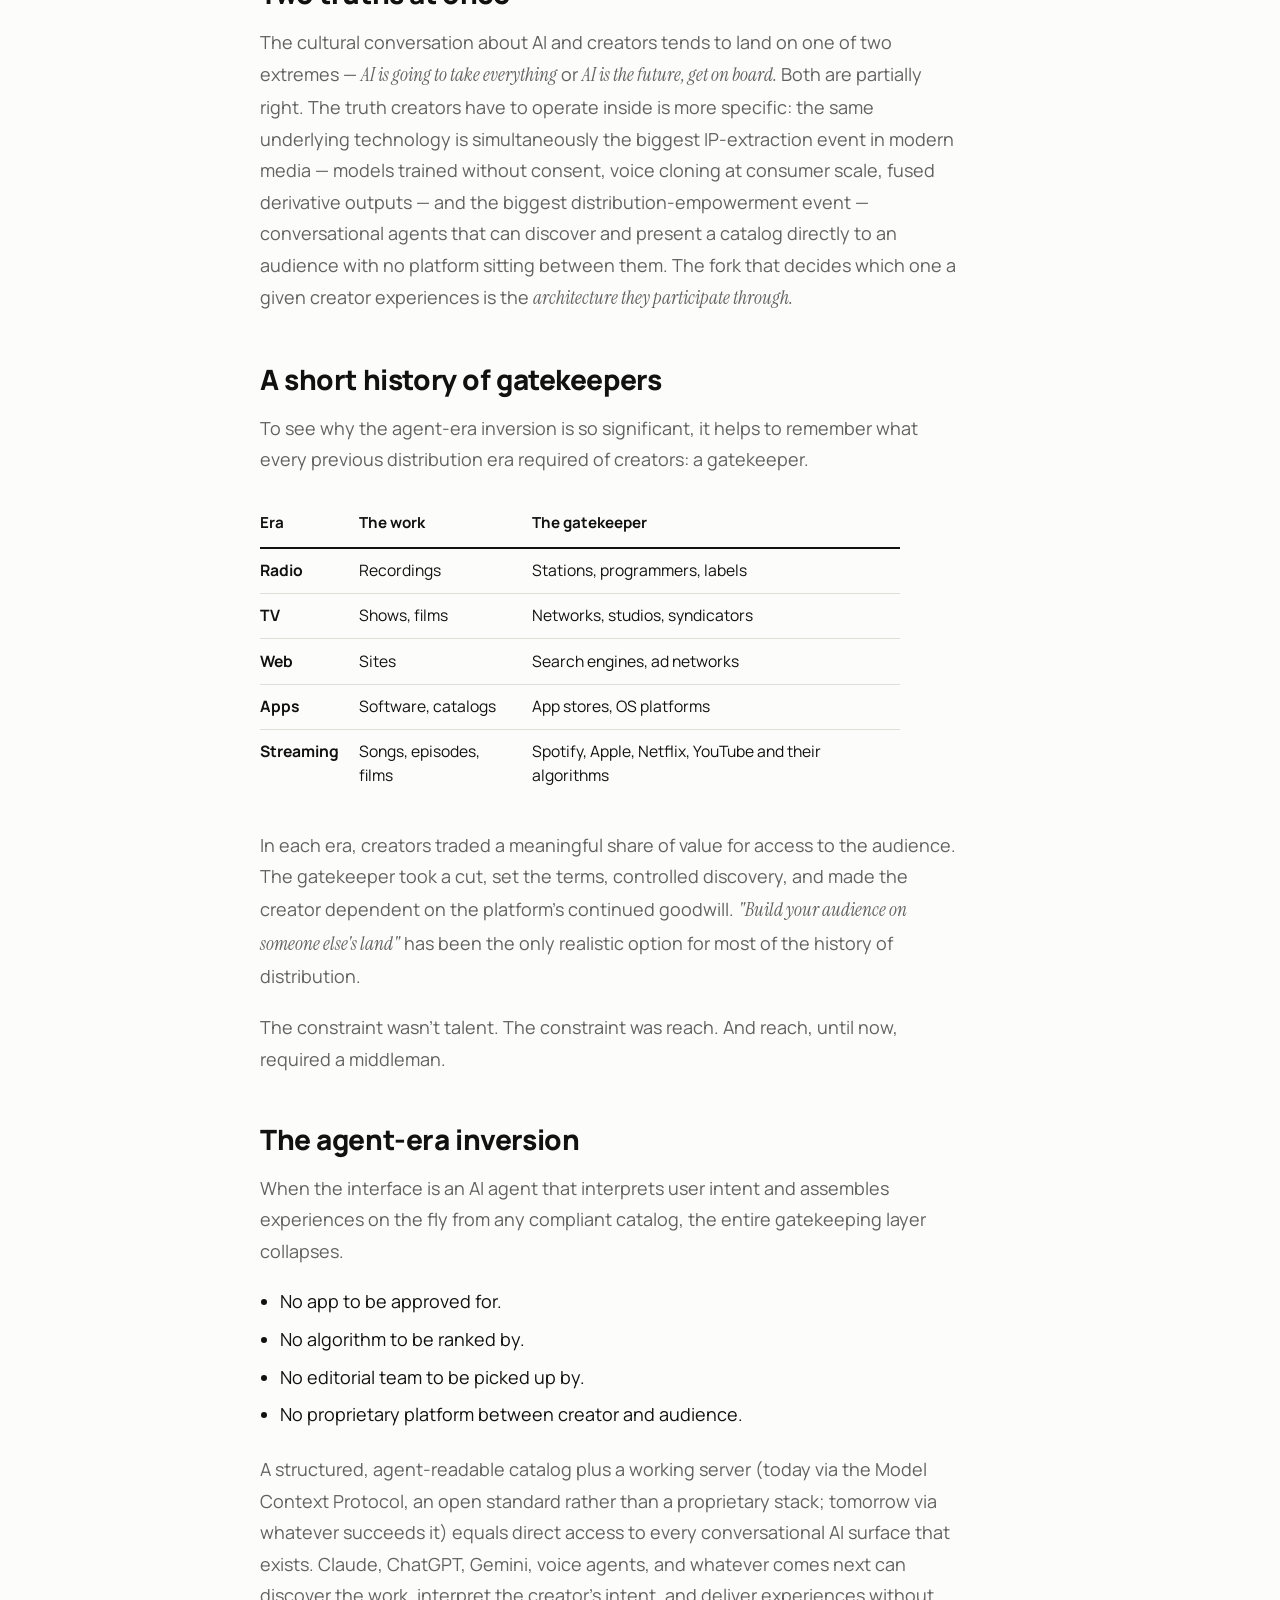
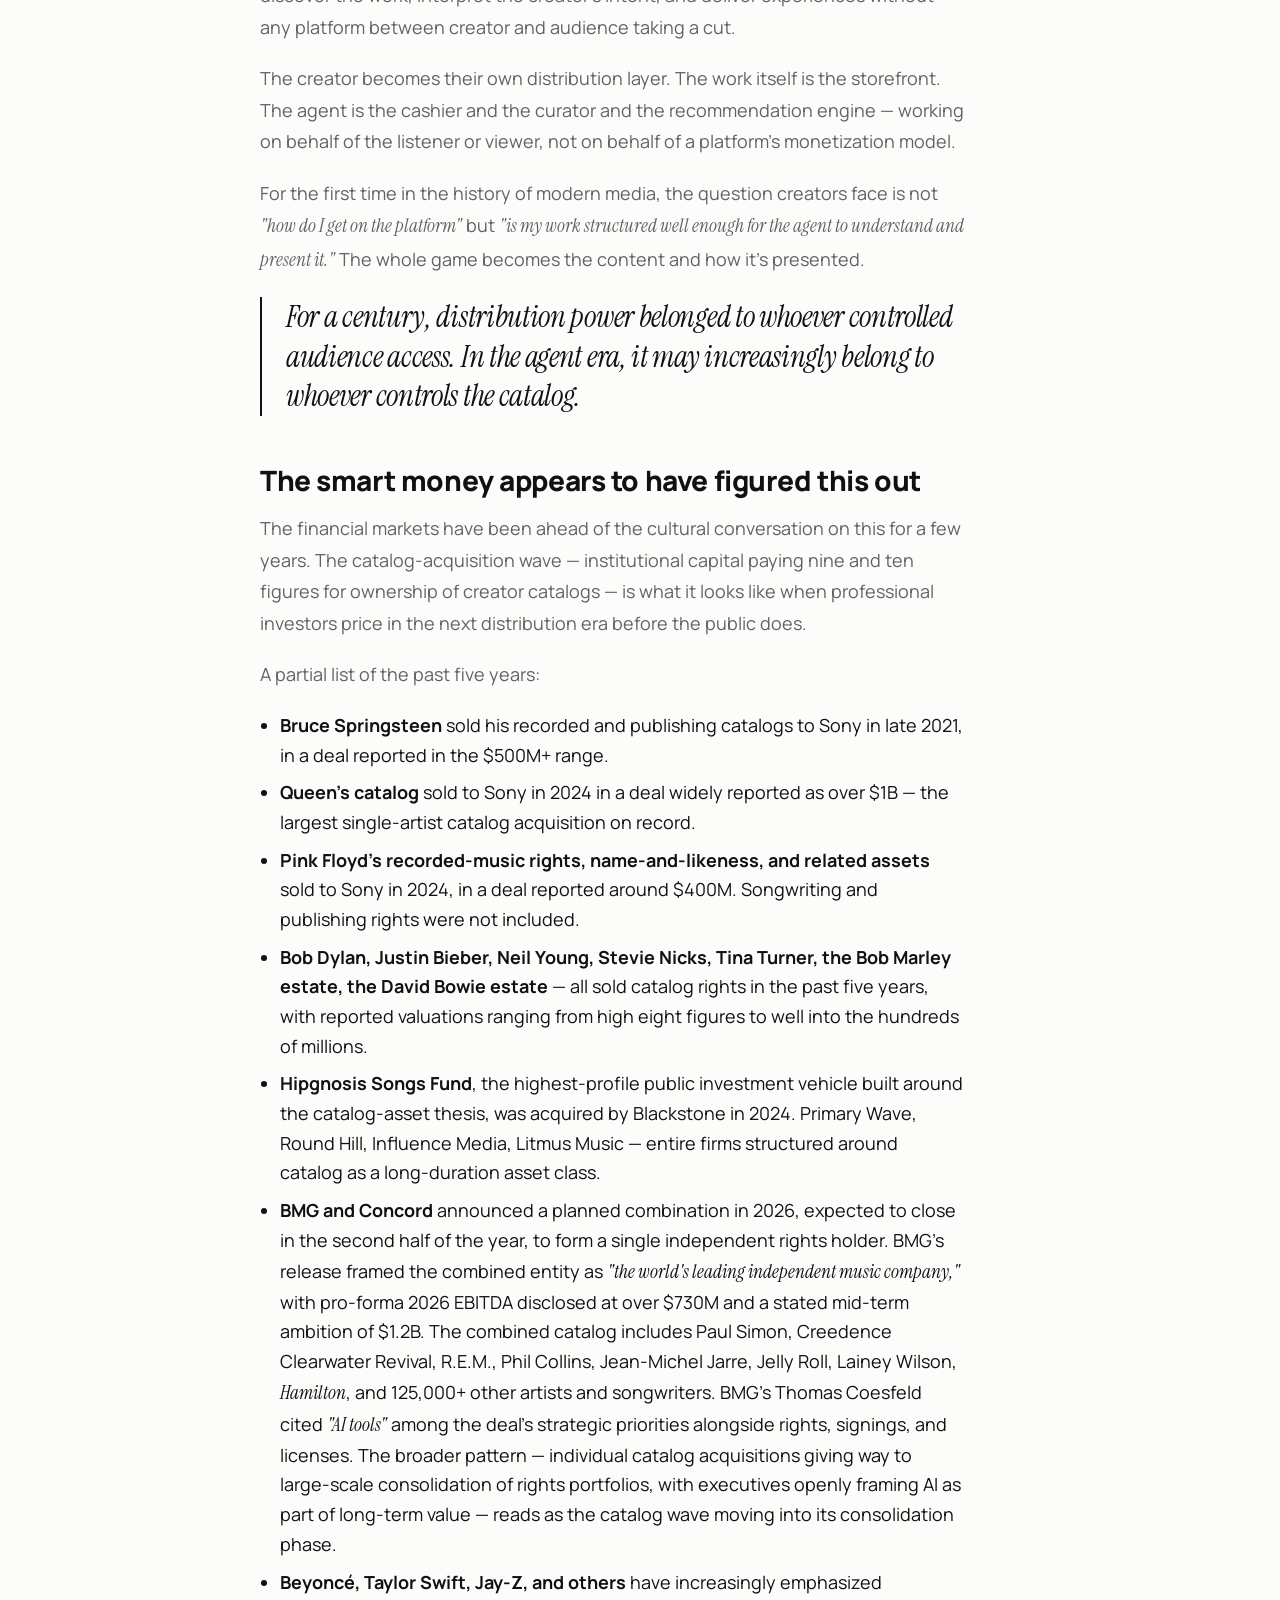
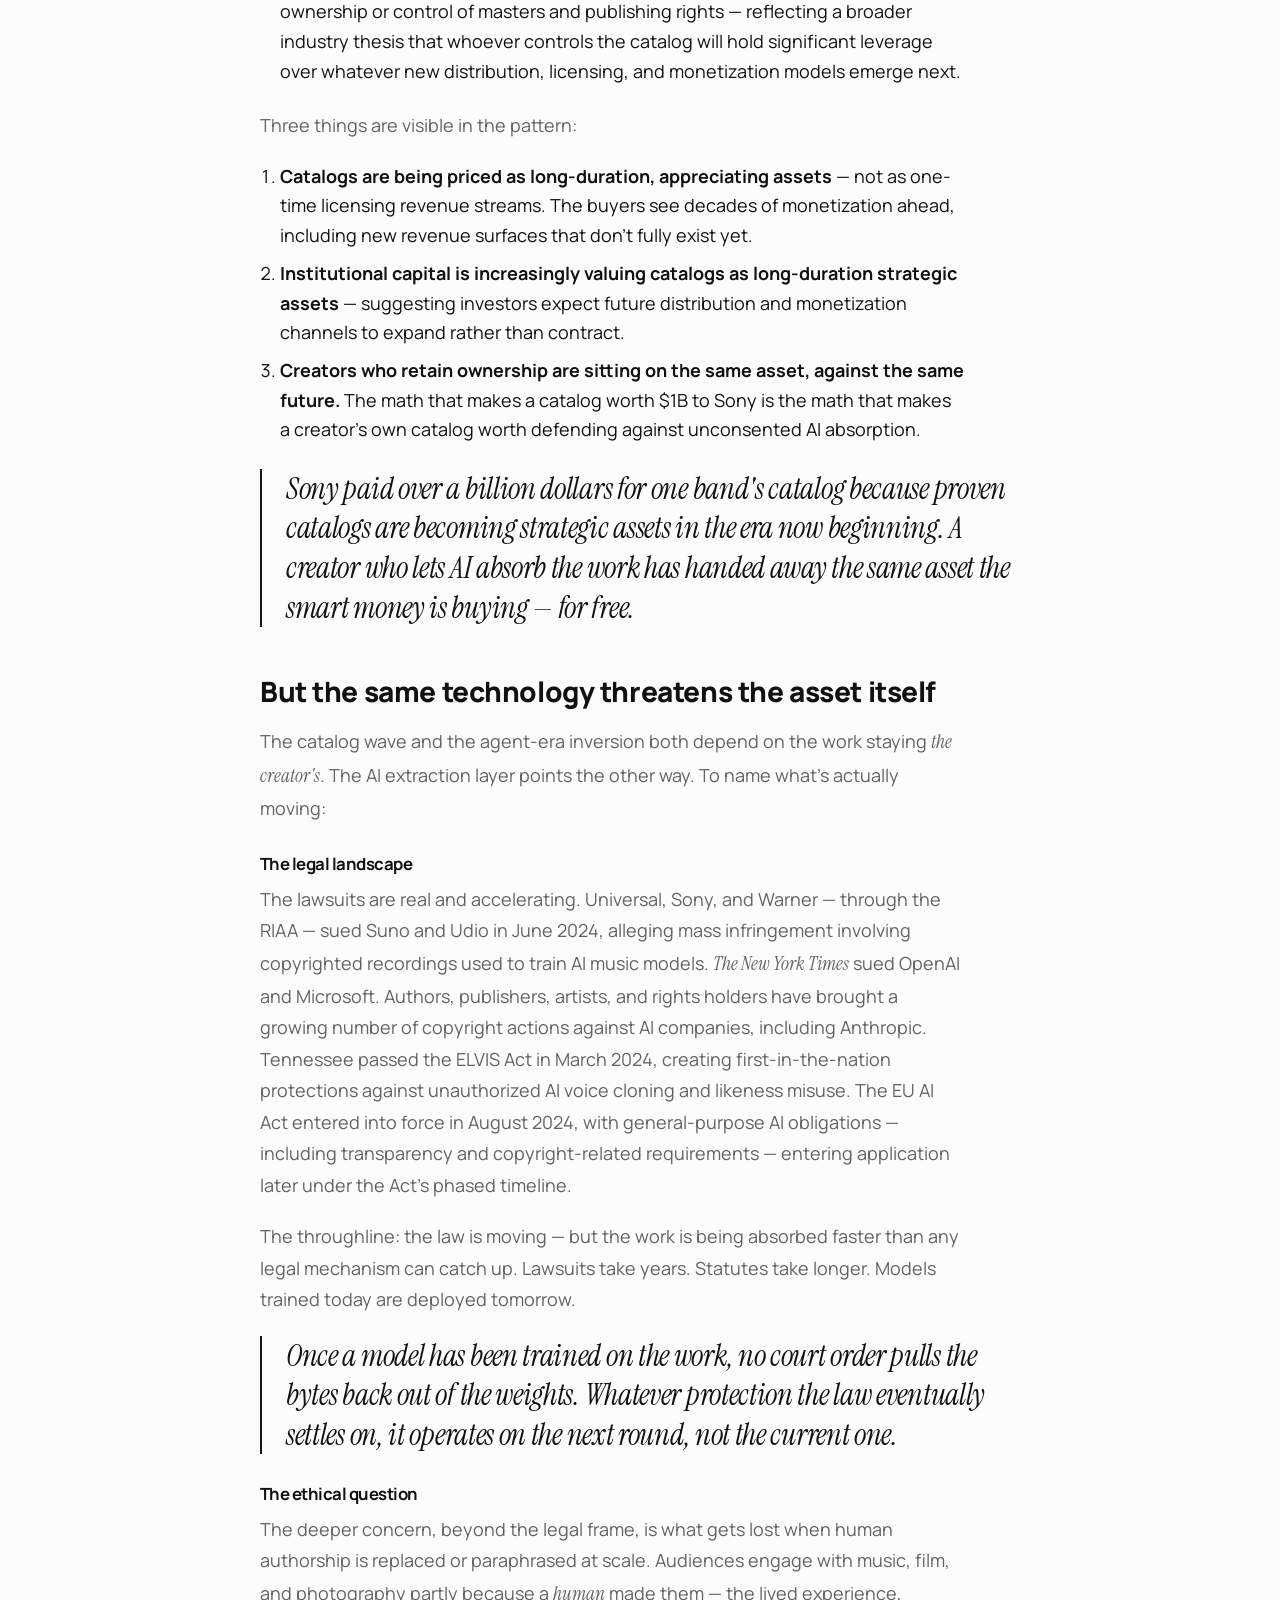
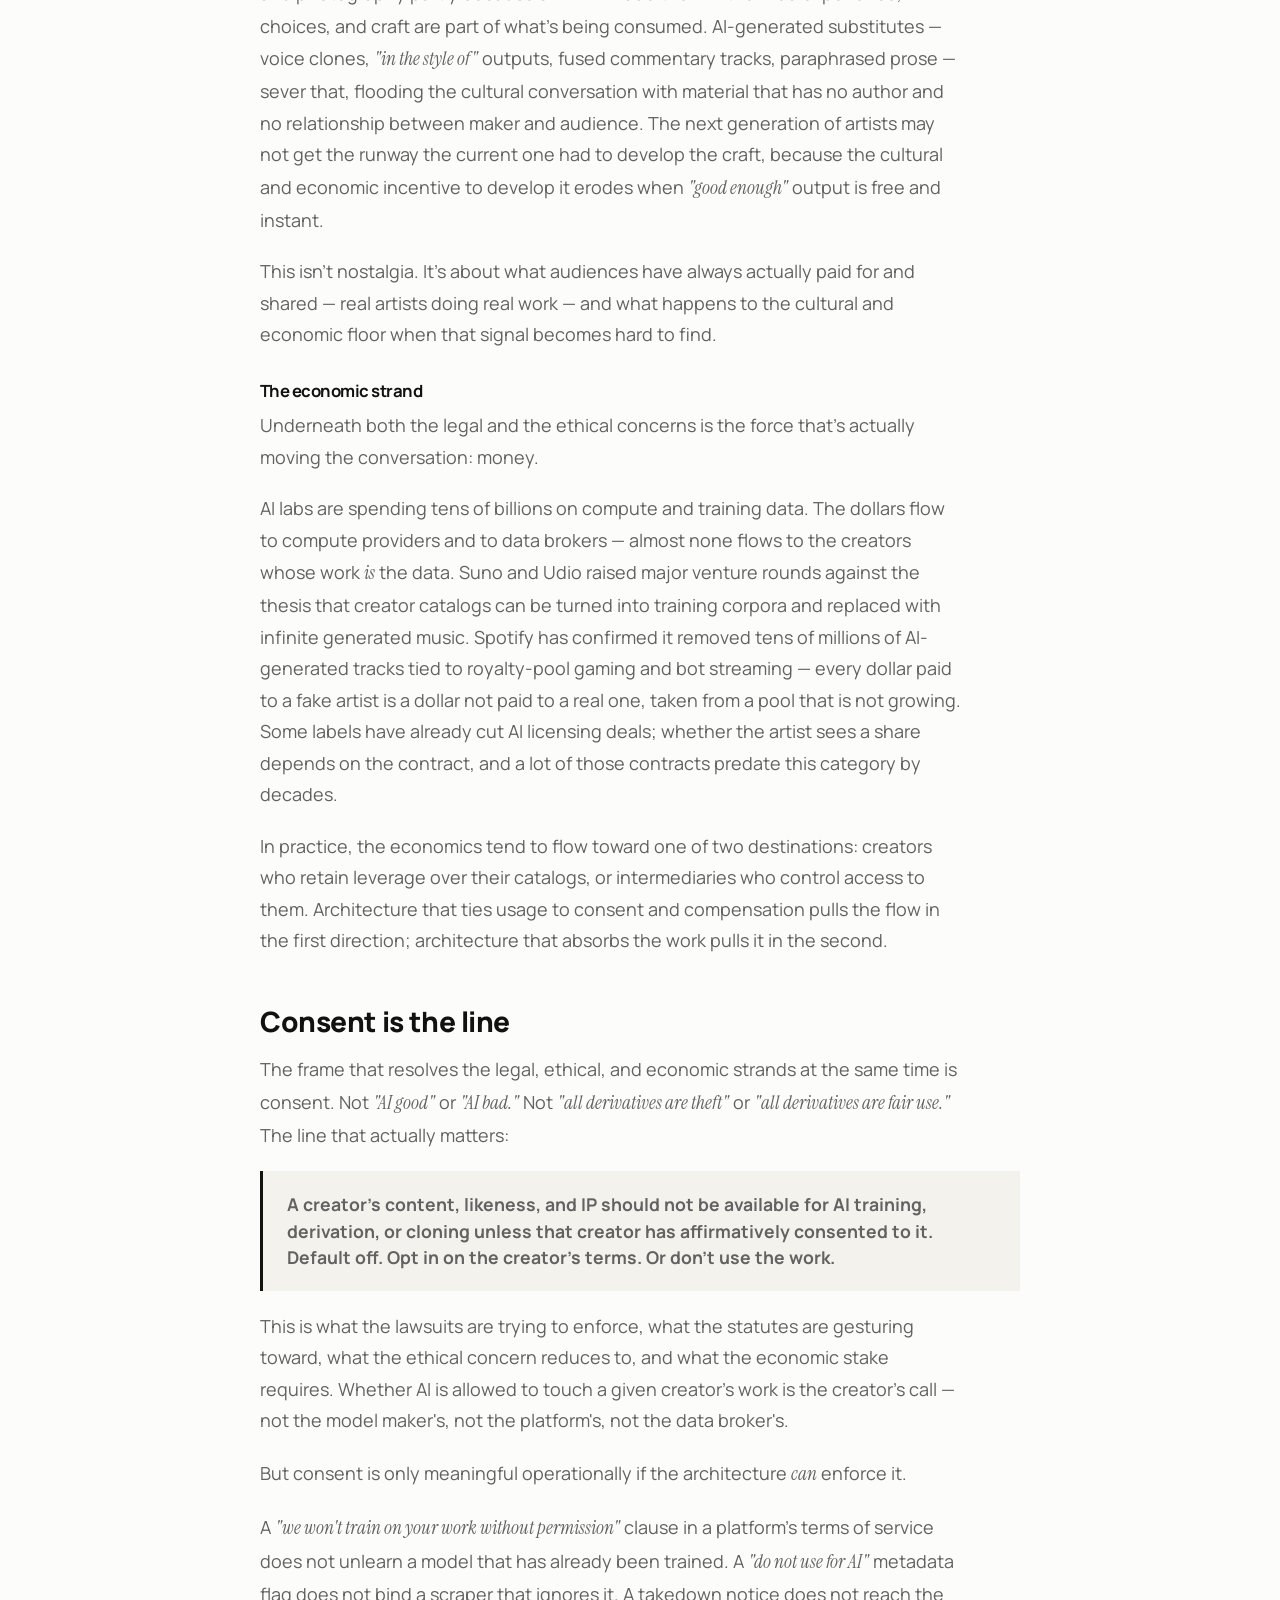
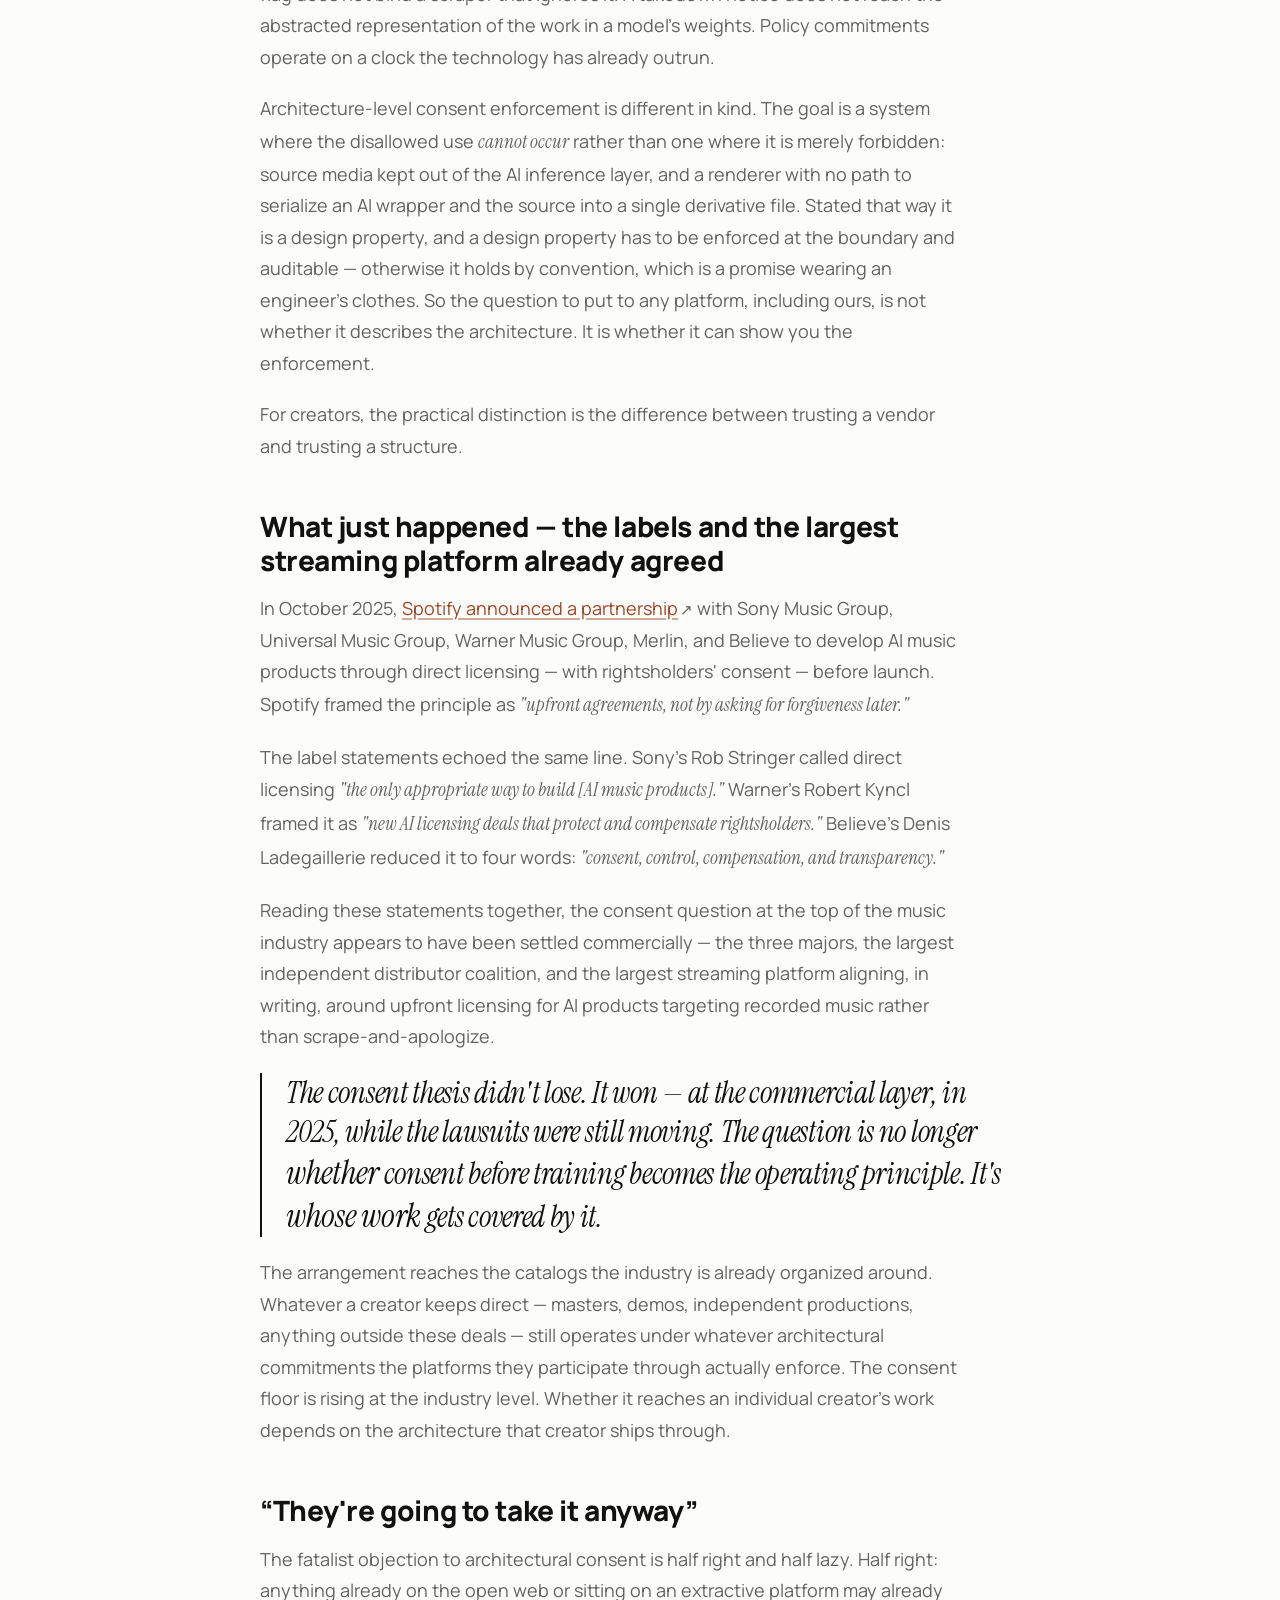
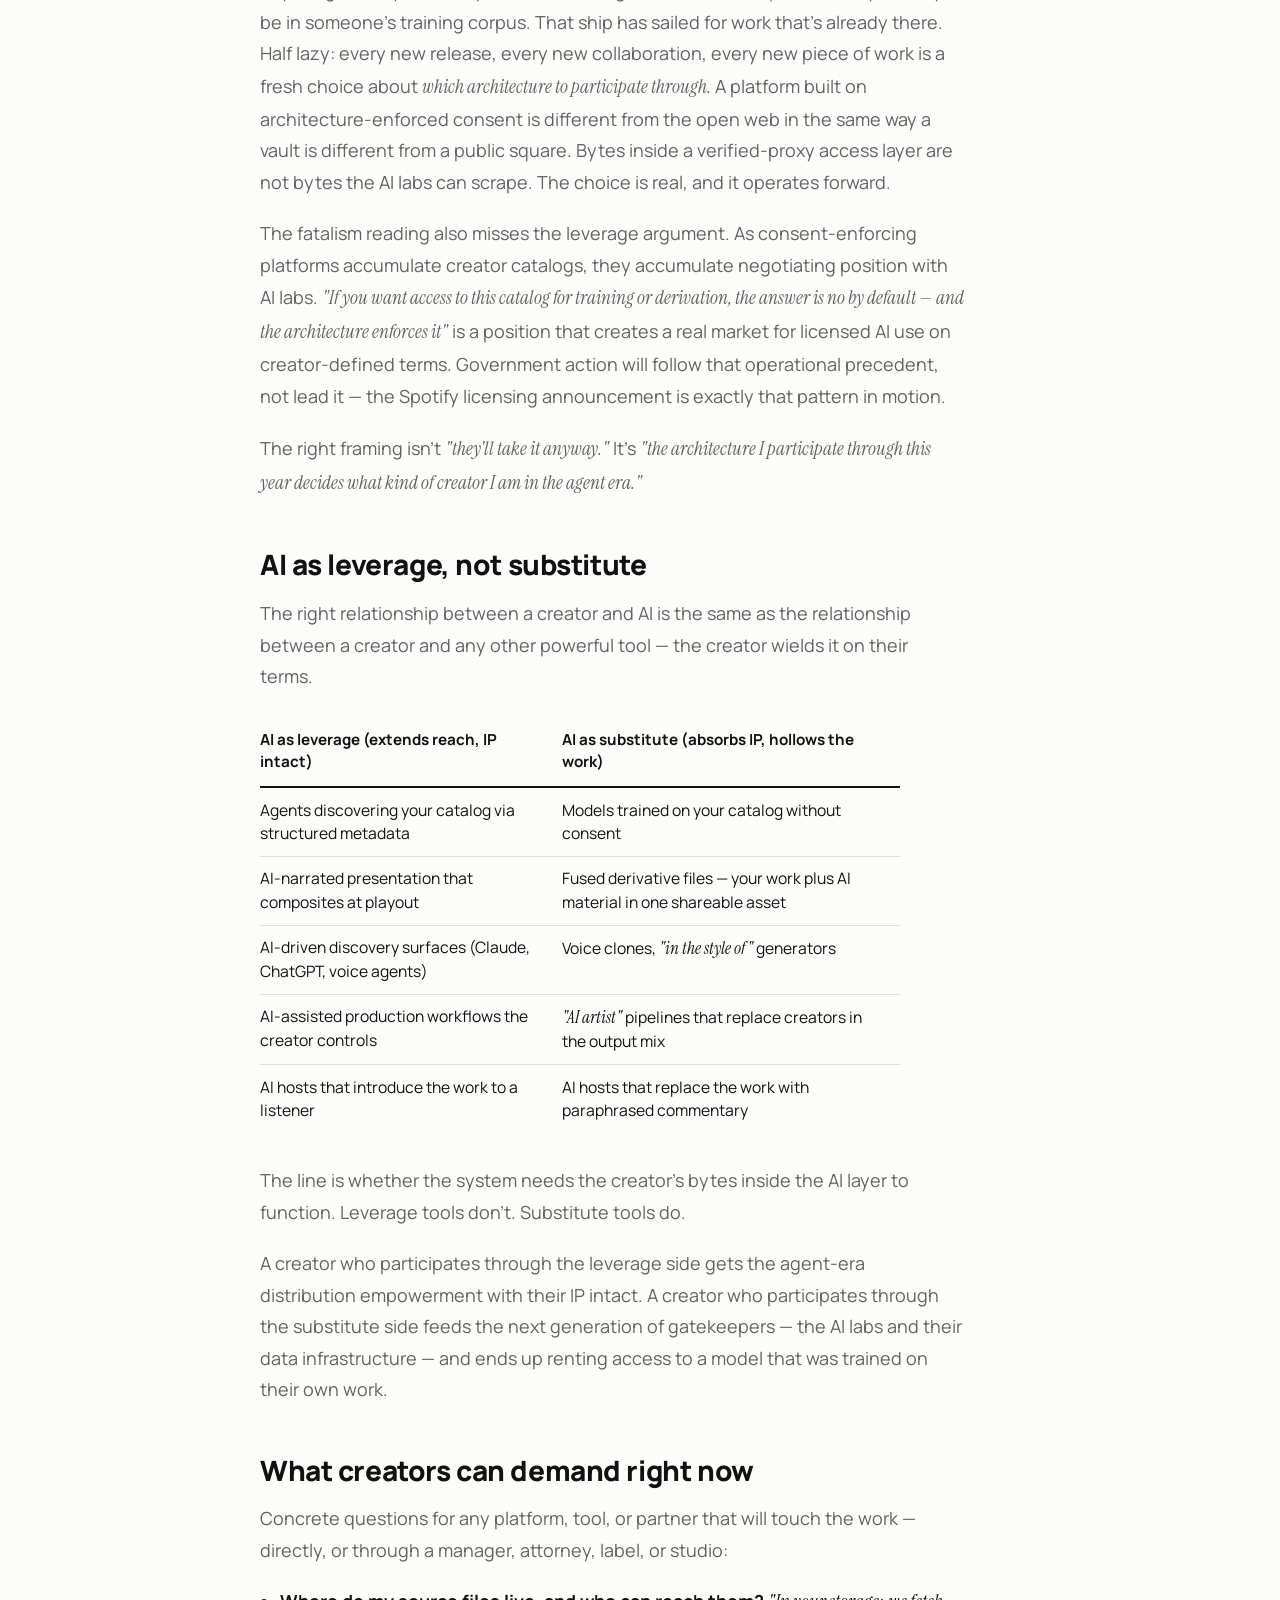
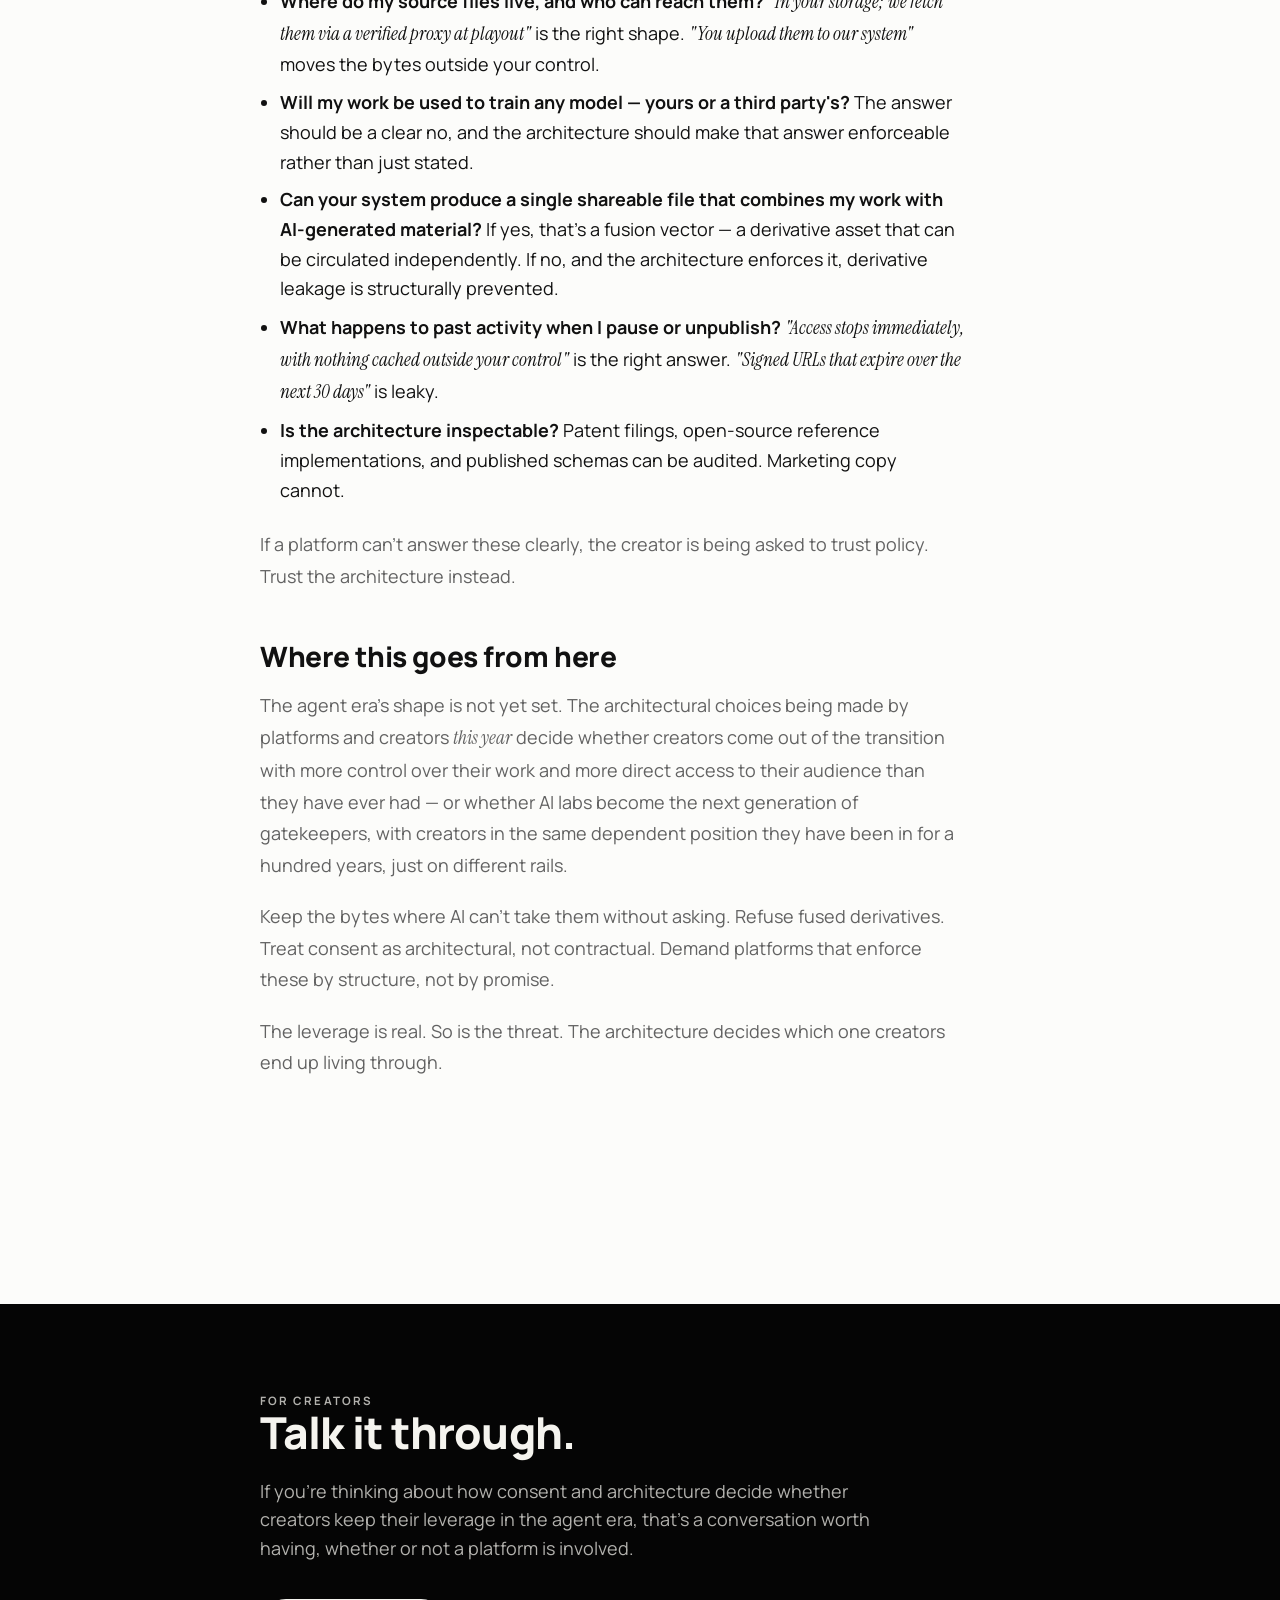
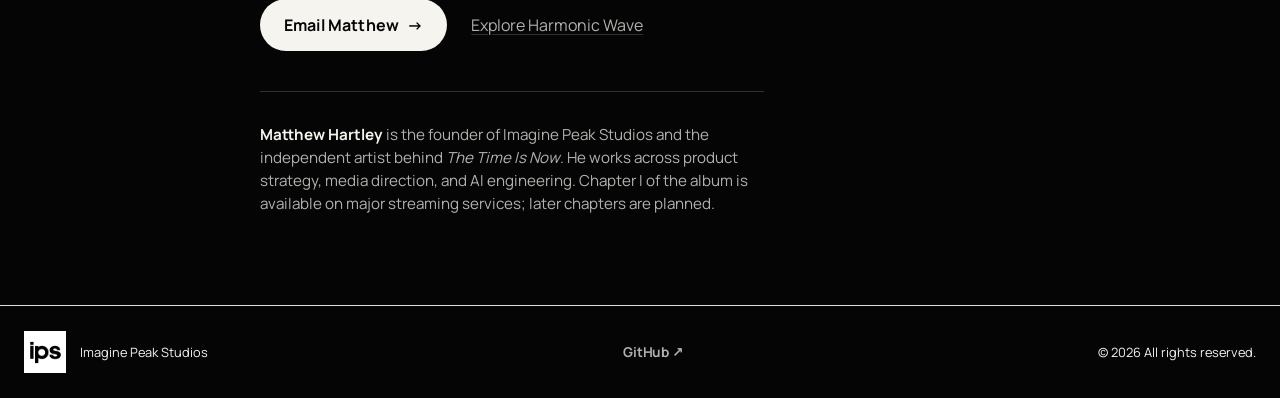
<file: insights/creators-copyright-preservation.html>
<!DOCTYPE html>
<html lang="en" class="no-js">
  <head>
    <meta charset="UTF-8" />
    <meta name="viewport" content="width=device-width, initial-scale=1.0" />
    <title>Creators have more leverage now than at any point in modern media. — A Brief for Creators · Imagine Peak Studios</title>
    <meta
      name="description"
      content="AI agents are dismantling a century of distribution gatekeeping — but the same technology can absorb the work without permission. A brief on what's at stake for creators, and what consent and architecture decide. By Matthew Hartley, Imagine Peak Studios."
    />
    <meta name="author" content="Matthew Hartley, Imagine Peak Studios" />
    <meta name="robots" content="index, follow" />
    <link rel="canonical" href="https://imaginepeakstudios.com/insights/creators-copyright-preservation" />
    <link rel="alternate" type="text/markdown" href="https://imaginepeakstudios.com/insights/creators-copyright-preservation.md" title="Markdown version" />

    <meta property="og:type" content="article" />
    <meta property="og:site_name" content="Imagine Peak Studios" />
    <meta property="og:title" content="Creators have more leverage now than at any point in modern media. Architecture decides whether they keep it." />
    <meta
      property="og:description"
      content="AI agents are dismantling a century of distribution gatekeeping — but the same technology can absorb the work without permission. Consent and architecture decide the creator's fate."
    />
    <meta property="og:url" content="https://imaginepeakstudios.com/insights/creators-copyright-preservation" />
    <meta
      property="og:image"
      content="https://imaginepeakstudios.com/imagine_peak_studios_banner_og.jpg"
    />
    <meta property="og:image:width" content="1200" />
    <meta property="og:image:height" content="630" />
    <meta property="article:author" content="Matthew Hartley" />
    <meta property="article:publisher" content="Imagine Peak Studios" />

    <meta name="twitter:card" content="summary_large_image" />
    <meta name="twitter:title" content="Creators have more leverage now than at any point in modern media. Architecture decides whether they keep it." />
    <meta
      name="twitter:description"
      content="AI agents are dismantling a century of distribution gatekeeping — but the same technology can absorb the work without permission. Consent and architecture decide the creator's fate."
    />
    <meta
      name="twitter:image"
      content="https://imaginepeakstudios.com/imagine_peak_studios_banner_og.jpg"
    />
    <meta name="theme-color" content="#050505" />

    <!-- Google tag (gtag.js) with Consent Mode v2 — mirrors main site -->
    <script>
      window.dataLayer = window.dataLayer || [];
      function gtag(){dataLayer.push(arguments);}

      var ipsConsent = null;
      try { ipsConsent = localStorage.getItem('ips-consent'); } catch (e) {}

      gtag('consent', 'default', {
        ad_storage: ipsConsent === 'granted' ? 'granted' : 'denied',
        ad_user_data: ipsConsent === 'granted' ? 'granted' : 'denied',
        ad_personalization: ipsConsent === 'granted' ? 'granted' : 'denied',
        analytics_storage: ipsConsent === 'granted' ? 'granted' : 'denied',
        functionality_storage: 'granted',
        personalization_storage: ipsConsent === 'granted' ? 'granted' : 'denied',
        security_storage: 'granted'
      });

      gtag('js', new Date());
      gtag('config', 'G-YC7JVM7M4E');
    </script>
    <script async src="https://www.googletagmanager.com/gtag/js?id=G-YC7JVM7M4E"></script>

    <link rel="icon" type="image/png" sizes="32x32" href="/favicon-32x32.png" />
    <link rel="icon" type="image/png" sizes="16x16" href="/favicon-16x16.png" />
    <link rel="apple-touch-icon" sizes="180x180" href="/apple-touch-icon.png" />

    <link rel="preconnect" href="https://fonts.googleapis.com" />
    <link rel="preconnect" href="https://fonts.gstatic.com" crossorigin />
    <link
      href="https://fonts.googleapis.com/css2?family=Manrope:wght@500;700;800&family=Instrument+Serif:ital@1&display=swap"
      rel="stylesheet"
    />
    <link rel="stylesheet" href="/styles.css" />

    <script>
      document.documentElement.classList.remove("no-js");
    </script>

    <script type="application/ld+json">
      {
        "@context": "https://schema.org",
        "@type": "Article",
        "headline": "Creators have more leverage now than at any point in modern media. Architecture decides whether they keep it.",
        "description": "AI agents are dismantling a century of distribution gatekeeping — but the same technology can absorb the work without permission. Consent and architecture decide the creator's fate.",
        "url": "https://imaginepeakstudios.com/insights/creators-copyright-preservation",
        "author": {
          "@type": "Person",
          "name": "Matthew Hartley",
          "url": "https://imaginepeakstudios.com/"
        },
        "publisher": {
          "@type": "Organization",
          "name": "Imagine Peak Studios",
          "url": "https://imaginepeakstudios.com/",
          "logo": {
            "@type": "ImageObject",
            "url": "https://imaginepeakstudios.com/imagine_peak_studios_icon_800x800.png"
          }
        },
        "image": "https://imaginepeakstudios.com/imagine_peak_studios_banner_og.jpg",
        "mainEntityOfPage": "https://imaginepeakstudios.com/insights/creators-copyright-preservation"
      }
    </script>

    <style>
      /* -----------------------------------------------------------------
         Brief-specific overrides — extends styles.css design tokens.
         Keeps the editorial IPS feel; tunes type rhythm for long-form reading.
         ----------------------------------------------------------------- */

      .brief-hero {
        background: var(--bg-soft, #f3f2ed);
        padding-top: clamp(5rem, 10vw, 8rem);
        padding-bottom: clamp(3rem, 6vw, 5rem);
      }

      .brief-hero .eyebrow {
        margin-bottom: 1.5rem;
      }

      /* Abstract waveform banner — frequency lines */
      .brief-hero-banner {
        width: 100%;
        height: clamp(56px, 7vw, 88px);
        margin-bottom: clamp(2.5rem, 5vw, 4rem);
        display: flex;
        align-items: center;
        overflow: hidden;
        color: var(--muted, #626262);
      }

      .brief-gatekeepers {
        width: 100%;
        height: 100%;
        display: block;
        opacity: 0.8;
      }

      .brief-gatekeepers rect {
        fill: currentColor;
      }

      .brief-title {
        font-family: 'Manrope', system-ui, -apple-system, sans-serif;
        font-weight: 800;
        font-size: clamp(2rem, 4vw, 3.2rem);
        line-height: 1.12;
        letter-spacing: -0.02em;
        color: var(--text, #111111);
        margin: 0 0 1.5rem;
        max-width: 34ch;
      }

      .brief-title em {
        font-family: 'Instrument Serif', Georgia, serif;
        font-style: italic;
        font-weight: 400;
        letter-spacing: -0.01em;
      }

      .brief-deck {
        font-family: 'Manrope', system-ui, sans-serif;
        font-size: clamp(1.05rem, 1.4vw, 1.25rem);
        line-height: 1.55;
        color: var(--muted, #626262);
        max-width: 60ch;
        margin: 0 0 2rem;
      }

      .brief-byline {
        font-size: 0.85rem;
        letter-spacing: 0.02em;
        color: var(--muted, #626262);
        text-transform: none;
        margin: 0;
      }

      .brief-byline span {
        color: var(--text, #111111);
        font-weight: 700;
      }

      .brief-rule {
        border: 0;
        border-top: 1px solid var(--rule, #dfded7);
        margin: clamp(3rem, 5vw, 5rem) 0;
      }

      /* Article body */
      .brief-body {
        font-size: 1.125rem;
        line-height: 1.65;
        color: var(--text, #111111);
      }

      /* Constrain prose for readability; let headings extend wider */
      .brief-body p,
      .brief-body ul,
      .brief-body ol {
        max-width: 64ch;
      }

      .brief-body h2 {
        font-family: 'Manrope', system-ui, sans-serif;
        font-weight: 800;
        font-size: clamp(1.4rem, 2.2vw, 1.75rem);
        line-height: 1.2;
        letter-spacing: -0.015em;
        margin: 3rem 0 1rem;
        max-width: none; /* override IPS global h2 max-width: 14ch */
      }

      .brief-body h2:first-child {
        margin-top: 0;
      }

      .brief-body h3 {
        font-family: 'Manrope', system-ui, sans-serif;
        font-weight: 700;
        font-size: 1.05rem;
        line-height: 1.4;
        margin: 1.75rem 0 0.5rem;
        max-width: none; /* override IPS global h3 inheritance if any */
        color: var(--text, #111111);
      }

      .brief-body p {
        margin: 0 0 1.25rem;
      }

      .brief-body p + p {
        margin-top: 0;
      }

      .brief-body ul,
      .brief-body ol {
        margin: 0 0 1.5rem;
        padding-left: 1.25rem;
      }

      .brief-body ul li,
      .brief-body ol li {
        margin: 0 0 0.5rem;
      }

      .brief-body strong {
        font-weight: 700;
        color: var(--text, #111111);
      }

      .brief-body em {
        font-family: 'Instrument Serif', Georgia, serif;
        font-style: italic;
        font-weight: 400;
        font-size: 1.08em;
      }

      /* Strong statement block — used for the consent line */
      .brief-statement {
        margin: 1.5rem 0 2rem;
        padding: 1.25rem 1.5rem;
        background: var(--bg-soft, #f3f2ed);
        border-left: 3px solid var(--text, #111111);
        font-weight: 700;
        font-size: 1.1rem;
        line-height: 1.5;
        max-width: 64ch;
      }

      .brief-body a {
        color: #a04525;
        text-decoration: underline;
        text-underline-offset: 3px;
        text-decoration-thickness: 1.5px;
        text-decoration-color: rgba(160, 69, 37, 0.45);
        transition: color 0.2s ease, text-decoration-color 0.2s ease, text-decoration-thickness 0.2s ease;
      }

      .brief-body a:hover {
        color: #7a3318;
        text-decoration-color: #7a3318;
        text-decoration-thickness: 2px;
      }

      /* External links get a small ↗ glyph */
      .brief-body a[href^="http"]::after,
      .brief-body a[href^="//"]::after {
        content: "↗";
        display: inline-block;
        margin-left: 0.15em;
        font-size: 0.85em;
        text-decoration: none;
        color: var(--muted, #626262);
      }

      /* Pull-quote / callout */
      .brief-pullquote {
        font-family: 'Instrument Serif', Georgia, serif;
        font-style: italic;
        font-weight: 400;
        font-size: clamp(1.4rem, 2.4vw, 1.9rem);
        line-height: 1.3;
        letter-spacing: -0.01em;
        color: var(--text, #111111);
        margin: 2.5rem 0;
        padding-left: 1.5rem;
        border-left: 2px solid var(--text, #111111);
        max-width: 50ch;
      }

      /* Comparison / reference tables */
      .brief-body table {
        width: 100%;
        max-width: 64ch;
        border-collapse: collapse;
        margin: 1.5rem 0 2rem;
        font-size: 0.98rem;
        line-height: 1.5;
      }

      .brief-body thead th {
        text-align: left;
        font-family: 'Manrope', system-ui, sans-serif;
        font-weight: 700;
        font-size: 0.95rem;
        padding: 0.75rem 1rem 0.75rem 0;
        border-bottom: 2px solid var(--text, #111111);
        vertical-align: top;
        color: var(--text, #111111);
      }

      .brief-body thead th:not(:last-child) {
        padding-right: 1.25rem;
      }

      .brief-body tbody td {
        padding: 0.65rem 1rem 0.65rem 0;
        border-bottom: 1px solid var(--rule, #dfded7);
        vertical-align: top;
      }

      .brief-body tbody td:not(:last-child) {
        padding-right: 1.25rem;
      }

      .brief-body tbody tr:last-child td {
        border-bottom: none;
      }

      @media (max-width: 600px) {
        .brief-body table {
          font-size: 0.9rem;
        }
      }

      /* Contrast CTA section — deep ink */
      .brief-cta {
        background: var(--ink, #050505);
        color: var(--light-ink, #f5f4ef);
        padding: clamp(4rem, 7vw, 6rem) 0;
        margin-top: clamp(4rem, 6vw, 6rem);
      }

      .brief-cta .eyebrow {
        color: var(--light-muted, rgba(245, 244, 239, 0.72));
      }

      .brief-cta h2 {
        font-family: 'Manrope', system-ui, sans-serif;
        font-weight: 800;
        font-size: clamp(2rem, 3.5vw, 2.75rem);
        line-height: 1.1;
        letter-spacing: -0.02em;
        color: var(--light-ink, #f5f4ef);
        margin: 0 0 1.25rem;
        max-width: 22ch;
      }

      .brief-cta-deck {
        font-size: 1.125rem;
        line-height: 1.6;
        color: var(--light-muted, rgba(245, 244, 239, 0.72));
        max-width: 56ch;
        margin: 0 0 2.25rem;
      }

      .brief-cta-deck a {
        color: var(--light-ink, #f5f4ef);
        text-decoration: underline;
        text-underline-offset: 3px;
        text-decoration-color: var(--light-rule, rgba(245, 244, 239, 0.18));
        transition: text-decoration-color 0.2s ease;
      }

      @media (hover: hover) and (pointer: fine) {
        .brief-cta-deck a:hover {
          text-decoration-color: var(--light-ink, #f5f4ef);
        }
      }

      .brief-cta-actions {
        display: flex;
        flex-wrap: wrap;
        gap: 1rem 1.5rem;
        align-items: center;
      }

      .brief-cta-btn {
        display: inline-flex;
        align-items: center;
        gap: 0.5rem;
        padding: 0.95rem 1.5rem;
        background: var(--light-ink, #f5f4ef);
        color: var(--ink, #050505);
        font-weight: 700;
        font-size: 1rem;
        letter-spacing: 0.01em;
        text-decoration: none;
        border-radius: 999px;
        transition: transform 0.2s ease, opacity 0.2s ease;
      }

      @media (hover: hover) and (pointer: fine) {
        .brief-cta-btn:hover {
          transform: translateY(-1px);
          opacity: 0.92;
        }
      }

      .brief-cta-secondary {
        color: var(--light-muted, rgba(245, 244, 239, 0.72));
        text-decoration: underline;
        text-underline-offset: 3px;
        text-decoration-color: var(--light-rule, rgba(245, 244, 239, 0.18));
        transition: color 0.2s ease, text-decoration-color 0.2s ease;
      }

      @media (hover: hover) and (pointer: fine) {
        .brief-cta-secondary:hover {
          color: var(--light-ink, #f5f4ef);
          text-decoration-color: var(--light-ink, #f5f4ef);
        }
      }

      /* Author block under CTA */
      .brief-author {
        margin-top: 2.5rem;
        padding-top: 2rem;
        border-top: 1px solid var(--light-rule, rgba(245, 244, 239, 0.18));
        font-size: 0.95rem;
        line-height: 1.5;
        color: var(--light-muted, rgba(245, 244, 239, 0.72));
        max-width: 56ch;
      }

      /* The global `p` rule (styles.css) otherwise repaints this bio in --muted
         dark grey on the near-black CTA panel and at full body size. Inherit the
         block's own light-muted colour and smaller size so it stays readable
         while still reading as secondary to the CTA. */
      .brief-author p {
        font-size: inherit;
        line-height: inherit;
        color: inherit;
      }

      .brief-author strong {
        color: var(--light-ink, #f5f4ef);
        font-weight: 700;
      }

      /* Mobile tweaks */
      @media (max-width: 720px) {
        .brief-pullquote {
          padding-left: 1rem;
          margin: 2rem 0;
        }

        .brief-cta-actions {
          flex-direction: column;
          align-items: flex-start;
          gap: 1rem;
        }

        .brief-cta-btn {
          width: 100%;
          justify-content: center;
        }

        /* Force italic clause onto its own line on mobile */
        .brief-title em {
          display: block;
        }

        /* Hide external-link ↗ glyph on mobile — Manrope doesn't ship U+2197,
           so the fallback glyph mismatches surrounding type weight. The
           target="_blank" affordance is handled by the browser. */
        .brief-body a[href^="http"]::after,
        .brief-body a[href^="//"]::after {
          content: none;
        }
      }
    </style>
  </head>
  <body>
    <a class="skip-link" href="#brief">Skip to main content</a>

    <header class="site-header">
      <div class="shell header-shell">
        <a class="brand-mark" href="/" aria-label="Imagine Peak Studios home">
          <img
            src="/imagine_peak_studios_icon_800x800.png"
            alt="Imagine Peak Studios"
            width="42"
            height="42"
            decoding="async"
          />
        </a>
        <button
          class="nav-toggle"
          type="button"
          aria-expanded="false"
          aria-controls="site-nav"
          aria-label="Open menu"
        >
          <span class="nav-toggle-bars" aria-hidden="true">
            <span></span>
            <span></span>
            <span></span>
          </span>
        </button>
        <nav id="site-nav" class="site-nav" aria-label="Primary">
          <a href="/#projects">Work</a>
          <a href="/insights/">Insights</a>
          <a href="/press/">Press</a>
          <a href="/#contact">Contact</a>
        </nav>
      </div>
    </header>
    <div class="nav-backdrop" hidden></div>

    <main id="brief">
      <article>
        <section class="section brief-hero ambient-section">
          <div class="shell reading-shell">
            <div class="brief-hero-banner" aria-hidden="true">
              <svg class="brief-gatekeepers" id="brief-gatekeepers-svg" viewBox="0 0 1200 80" preserveAspectRatio="none" xmlns="http://www.w3.org/2000/svg"></svg>
            </div>
            <div class="eyebrow">Brief · For Creators · June 2026</div>
            <h1 class="brief-title">Creators have more leverage now than at any point in modern media.<br /><em>Architecture decides whether they keep it.</em></h1>
            <p class="brief-deck">
              AI agents are dismantling a century of distribution gatekeeping. But the same technology can absorb the work without permission. Consent and architecture will decide the creator's fate.
            </p>
            <p class="brief-byline">
              By <span>Matthew Hartley</span> — Founder, Imagine Peak Studios
            </p>
          </div>
        </section>

        <section class="section ambient-section">
          <div class="shell reading-shell">
            <div class="brief-body">

              <p>
                For musicians, directors, photographers, writers, and every other kind of creator whose work <em>is</em> the asset, the present moment is the most consequential one in the history of modern media. The structures that have governed how creative work reaches an audience for the past hundred years are dissolving. The structures that will replace them are being built right now. Whether creators come out of the transition with more control over their work and more direct access to their audience than they have ever had — or with less of both — depends on architectural choices being made this year.
              </p>
              <p>
                This is a brief about what's at stake, what's actually moving, and what creators can do about it.
              </p>

              <p class="brief-pullquote">
                The same technology that threatens to absorb a creator's work also eliminates every gatekeeper that ever stood in front of it. Consent and architecture are what separate the two outcomes.
              </p>

              <h2>Two truths at once</h2>
              <p>
                The cultural conversation about AI and creators tends to land on one of two extremes — <em>AI is going to take everything</em> or <em>AI is the future, get on board.</em> Both are partially right. The truth creators have to operate inside is more specific: the same underlying technology is simultaneously the biggest IP-extraction event in modern media — models trained without consent, voice cloning at consumer scale, fused derivative outputs — and the biggest distribution-empowerment event — conversational agents that can discover and present a catalog directly to an audience with no platform sitting between them. The fork that decides which one a given creator experiences is the <em>architecture they participate through.</em>
              </p>

              <h2>A short history of gatekeepers</h2>
              <p>
                To see why the agent-era inversion is so significant, it helps to remember what every previous distribution era required of creators: a gatekeeper.
              </p>

              <table>
                <thead>
                  <tr>
                    <th scope="col">Era</th>
                    <th scope="col">The work</th>
                    <th scope="col">The gatekeeper</th>
                  </tr>
                </thead>
                <tbody>
                  <tr>
                    <td><strong>Radio</strong></td>
                    <td>Recordings</td>
                    <td>Stations, programmers, labels</td>
                  </tr>
                  <tr>
                    <td><strong>TV</strong></td>
                    <td>Shows, films</td>
                    <td>Networks, studios, syndicators</td>
                  </tr>
                  <tr>
                    <td><strong>Web</strong></td>
                    <td>Sites</td>
                    <td>Search engines, ad networks</td>
                  </tr>
                  <tr>
                    <td><strong>Apps</strong></td>
                    <td>Software, catalogs</td>
                    <td>App stores, OS platforms</td>
                  </tr>
                  <tr>
                    <td><strong>Streaming</strong></td>
                    <td>Songs, episodes, films</td>
                    <td>Spotify, Apple, Netflix, YouTube and their algorithms</td>
                  </tr>
                </tbody>
              </table>

              <p>
                In each era, creators traded a meaningful share of value for access to the audience. The gatekeeper took a cut, set the terms, controlled discovery, and made the creator dependent on the platform's continued goodwill. <em>"Build your audience on someone else's land"</em> has been the only realistic option for most of the history of distribution.
              </p>
              <p>
                The constraint wasn't talent. The constraint was reach. And reach, until now, required a middleman.
              </p>

              <h2>The agent-era inversion</h2>
              <p>
                When the interface is an AI agent that interprets user intent and assembles experiences on the fly from any compliant catalog, the entire gatekeeping layer collapses.
              </p>
              <ul>
                <li>No app to be approved for.</li>
                <li>No algorithm to be ranked by.</li>
                <li>No editorial team to be picked up by.</li>
                <li>No proprietary platform between creator and audience.</li>
              </ul>
              <p>
                A structured, agent-readable catalog plus a working server (today via the Model Context Protocol, an open standard rather than a proprietary stack; tomorrow via whatever succeeds it) equals direct access to every conversational AI surface that exists. Claude, ChatGPT, Gemini, voice agents, and whatever comes next can discover the work, interpret the creator's intent, and deliver experiences without any platform between creator and audience taking a cut.
              </p>
              <p>
                The creator becomes their own distribution layer. The work itself is the storefront. The agent is the cashier and the curator and the recommendation engine — working on behalf of the listener or viewer, not on behalf of a platform's monetization model.
              </p>
              <p>
                For the first time in the history of modern media, the question creators face is not <em>"how do I get on the platform"</em> but <em>"is my work structured well enough for the agent to understand and present it."</em> The whole game becomes the content and how it's presented.
              </p>

              <p class="brief-pullquote">
                For a century, distribution power belonged to whoever controlled audience access. In the agent era, it may increasingly belong to whoever controls the catalog.
              </p>

              <h2>The smart money appears to have figured this out</h2>
              <p>
                The financial markets have been ahead of the cultural conversation on this for a few years. The catalog-acquisition wave — institutional capital paying nine and ten figures for ownership of creator catalogs — is what it looks like when professional investors price in the next distribution era before the public does.
              </p>
              <p>
                A partial list of the past five years:
              </p>
              <ul>
                <li><strong>Bruce Springsteen</strong> sold his recorded and publishing catalogs to Sony in late 2021, in a deal reported in the $500M+ range.</li>
                <li><strong>Queen's catalog</strong> sold to Sony in 2024 in a deal widely reported as over $1B — the largest single-artist catalog acquisition on record.</li>
                <li><strong>Pink Floyd's recorded-music rights, name-and-likeness, and related assets</strong> sold to Sony in 2024, in a deal reported around $400M. Songwriting and publishing rights were not included.</li>
                <li><strong>Bob Dylan, Justin Bieber, Neil Young, Stevie Nicks, Tina Turner, the Bob Marley estate, the David Bowie estate</strong> — all sold catalog rights in the past five years, with reported valuations ranging from high eight figures to well into the hundreds of millions.</li>
                <li><strong>Hipgnosis Songs Fund</strong>, the highest-profile public investment vehicle built around the catalog-asset thesis, was acquired by Blackstone in 2024. Primary Wave, Round Hill, Influence Media, Litmus Music — entire firms structured around catalog as a long-duration asset class.</li>
                <li><strong>BMG and Concord</strong> announced a planned combination in 2026, expected to close in the second half of the year, to form a single independent rights holder. BMG's release framed the combined entity as <em>"the world's leading independent music company,"</em> with pro-forma 2026 EBITDA disclosed at over $730M and a stated mid-term ambition of $1.2B. The combined catalog includes Paul Simon, Creedence Clearwater Revival, R.E.M., Phil Collins, Jean-Michel Jarre, Jelly Roll, Lainey Wilson, <em>Hamilton</em>, and 125,000+ other artists and songwriters. BMG's Thomas Coesfeld cited <em>"AI tools"</em> among the deal's strategic priorities alongside rights, signings, and licenses. The broader pattern — individual catalog acquisitions giving way to large-scale consolidation of rights portfolios, with executives openly framing AI as part of long-term value — reads as the catalog wave moving into its consolidation phase.</li>
                <li><strong>Beyoncé, Taylor Swift, Jay-Z, and others</strong> have increasingly emphasized ownership or control of masters and publishing rights — reflecting a broader industry thesis that whoever controls the catalog will hold significant leverage over whatever new distribution, licensing, and monetization models emerge next.</li>
              </ul>

              <p>
                Three things are visible in the pattern:
              </p>
              <ol>
                <li><strong>Catalogs are being priced as long-duration, appreciating assets</strong> — not as one-time licensing revenue streams. The buyers see decades of monetization ahead, including new revenue surfaces that don't fully exist yet.</li>
                <li><strong>Institutional capital is increasingly valuing catalogs as long-duration strategic assets</strong> — suggesting investors expect future distribution and monetization channels to expand rather than contract.</li>
                <li><strong>Creators who retain ownership are sitting on the same asset, against the same future.</strong> The math that makes a catalog worth $1B to Sony is the math that makes a creator's own catalog worth defending against unconsented AI absorption.</li>
              </ol>

              <p class="brief-pullquote">
                Sony paid over a billion dollars for one band's catalog because proven catalogs are becoming strategic assets in the era now beginning. A creator who lets AI absorb the work has handed away the same asset the smart money is buying — for free.
              </p>

              <h2>But the same technology threatens the asset itself</h2>
              <p>
                The catalog wave and the agent-era inversion both depend on the work staying <em>the creator's</em>. The AI extraction layer points the other way. To name what's actually moving:
              </p>

              <h3>The legal landscape</h3>
              <p>
                The lawsuits are real and accelerating. Universal, Sony, and Warner — through the RIAA — sued Suno and Udio in June 2024, alleging mass infringement involving copyrighted recordings used to train AI music models. <em>The New York Times</em> sued OpenAI and Microsoft. Authors, publishers, artists, and rights holders have brought a growing number of copyright actions against AI companies, including Anthropic. Tennessee passed the ELVIS Act in March 2024, creating first-in-the-nation protections against unauthorized AI voice cloning and likeness misuse. The EU AI Act entered into force in August 2024, with general-purpose AI obligations — including transparency and copyright-related requirements — entering application later under the Act's phased timeline.
              </p>
              <p>
                The throughline: the law is moving — but the work is being absorbed faster than any legal mechanism can catch up. Lawsuits take years. Statutes take longer. Models trained today are deployed tomorrow.
              </p>

              <p class="brief-pullquote">
                Once a model has been trained on the work, no court order pulls the bytes back out of the weights. Whatever protection the law eventually settles on, it operates on the next round, not the current one.
              </p>

              <h3>The ethical question</h3>
              <p>
                The deeper concern, beyond the legal frame, is what gets lost when human authorship is replaced or paraphrased at scale. Audiences engage with music, film, and photography partly because a <em>human</em> made them — the lived experience, choices, and craft are part of what's being consumed. AI-generated substitutes — voice clones, <em>"in the style of"</em> outputs, fused commentary tracks, paraphrased prose — sever that, flooding the cultural conversation with material that has no author and no relationship between maker and audience. The next generation of artists may not get the runway the current one had to develop the craft, because the cultural and economic incentive to develop it erodes when <em>"good enough"</em> output is free and instant.
              </p>
              <p>
                This isn't nostalgia. It's about what audiences have always actually paid for and shared — real artists doing real work — and what happens to the cultural and economic floor when that signal becomes hard to find.
              </p>

              <h3>The economic strand</h3>
              <p>
                Underneath both the legal and the ethical concerns is the force that's actually moving the conversation: money.
              </p>
              <p>
                AI labs are spending tens of billions on compute and training data. The dollars flow to compute providers and to data brokers — almost none flows to the creators whose work <em>is</em> the data. Suno and Udio raised major venture rounds against the thesis that creator catalogs can be turned into training corpora and replaced with infinite generated music. Spotify has confirmed it removed tens of millions of AI-generated tracks tied to royalty-pool gaming and bot streaming — every dollar paid to a fake artist is a dollar not paid to a real one, taken from a pool that is not growing. Some labels have already cut AI licensing deals; whether the artist sees a share depends on the contract, and a lot of those contracts predate this category by decades.
              </p>
              <p>
                In practice, the economics tend to flow toward one of two destinations: creators who retain leverage over their catalogs, or intermediaries who control access to them. Architecture that ties usage to consent and compensation pulls the flow in the first direction; architecture that absorbs the work pulls it in the second.
              </p>

              <h2>Consent is the line</h2>
              <p>
                The frame that resolves the legal, ethical, and economic strands at the same time is consent. Not <em>"AI good"</em> or <em>"AI bad."</em> Not <em>"all derivatives are theft"</em> or <em>"all derivatives are fair use."</em> The line that actually matters:
              </p>

              <p class="brief-statement">
                A creator's content, likeness, and IP should not be available for AI training, derivation, or cloning unless that creator has affirmatively consented to it. Default off. Opt in on the creator's terms. Or don't use the work.
              </p>

              <p>
                This is what the lawsuits are trying to enforce, what the statutes are gesturing toward, what the ethical concern reduces to, and what the economic stake requires. Whether AI is allowed to touch a given creator's work is the creator's call — not the model maker's, not the platform's, not the data broker's.
              </p>
              <p>
                But consent is only meaningful operationally if the architecture <em>can</em> enforce it.
              </p>
              <p>
                A <em>"we won't train on your work without permission"</em> clause in a platform's terms of service does not unlearn a model that has already been trained. A <em>"do not use for AI"</em> metadata flag does not bind a scraper that ignores it. A takedown notice does not reach the abstracted representation of the work in a model's weights. Policy commitments operate on a clock the technology has already outrun.
              </p>
              <p>
                Architecture-level consent enforcement is different in kind. The goal is a system where the disallowed use <em>cannot occur</em> rather than one where it is merely forbidden: source media kept out of the AI inference layer, and a renderer with no path to serialize an AI wrapper and the source into a single derivative file. Stated that way it is a design property, and a design property has to be enforced at the boundary and auditable — otherwise it holds by convention, which is a promise wearing an engineer's clothes. So the question to put to any platform, including ours, is not whether it describes the architecture. It is whether it can show you the enforcement.
              </p>
              <p>
                For creators, the practical distinction is the difference between trusting a vendor and trusting a structure.
              </p>

              <h2>What just happened — the labels and the largest streaming platform already agreed</h2>
              <p>
                In October 2025, <a href="https://newsroom.spotify.com/2025-10-16/artist-first-ai-music-spotify-collaboration/" target="_blank" rel="noopener noreferrer">Spotify announced a partnership</a> with Sony Music Group, Universal Music Group, Warner Music Group, Merlin, and Believe to develop AI music products through direct licensing — with rightsholders' consent — before launch. Spotify framed the principle as <em>"upfront agreements, not by asking for forgiveness later."</em>
              </p>
              <p>
                The label statements echoed the same line. Sony's Rob Stringer called direct licensing <em>"the only appropriate way to build [AI music products]."</em> Warner's Robert Kyncl framed it as <em>"new AI licensing deals that protect and compensate rightsholders."</em> Believe's Denis Ladegaillerie reduced it to four words: <em>"consent, control, compensation, and transparency."</em>
              </p>
              <p>
                Reading these statements together, the consent question at the top of the music industry appears to have been settled commercially — the three majors, the largest independent distributor coalition, and the largest streaming platform aligning, in writing, around upfront licensing for AI products targeting recorded music rather than scrape-and-apologize.
              </p>

              <p class="brief-pullquote">
                The consent thesis didn't lose. It won — at the commercial layer, in 2025, while the lawsuits were still moving. The question is no longer <em>whether</em> consent before training becomes the operating principle. It's <em>whose work</em> gets covered by it.
              </p>

              <p>
                The arrangement reaches the catalogs the industry is already organized around. Whatever a creator keeps direct — masters, demos, independent productions, anything outside these deals — still operates under whatever architectural commitments the platforms they participate through actually enforce. The consent floor is rising at the industry level. Whether it reaches an individual creator's work depends on the architecture that creator ships through.
              </p>

              <h2>&ldquo;They're going to take it anyway&rdquo;</h2>
              <p>
                The fatalist objection to architectural consent is half right and half lazy. Half right: anything already on the open web or sitting on an extractive platform may already be in someone's training corpus. That ship has sailed for work that's already there. Half lazy: every new release, every new collaboration, every new piece of work is a fresh choice about <em>which architecture to participate through.</em> A platform built on architecture-enforced consent is different from the open web in the same way a vault is different from a public square. Bytes inside a verified-proxy access layer are not bytes the AI labs can scrape. The choice is real, and it operates forward.
              </p>
              <p>
                The fatalism reading also misses the leverage argument. As consent-enforcing platforms accumulate creator catalogs, they accumulate negotiating position with AI labs. <em>"If you want access to this catalog for training or derivation, the answer is no by default — and the architecture enforces it"</em> is a position that creates a real market for licensed AI use on creator-defined terms. Government action will follow that operational precedent, not lead it — the Spotify licensing announcement is exactly that pattern in motion.
              </p>
              <p>
                The right framing isn't <em>"they'll take it anyway."</em> It's <em>"the architecture I participate through this year decides what kind of creator I am in the agent era."</em>
              </p>

              <h2>AI as leverage, not substitute</h2>
              <p>
                The right relationship between a creator and AI is the same as the relationship between a creator and any other powerful tool — the creator wields it on their terms.
              </p>

              <table>
                <thead>
                  <tr>
                    <th scope="col">AI as leverage (extends reach, IP intact)</th>
                    <th scope="col">AI as substitute (absorbs IP, hollows the work)</th>
                  </tr>
                </thead>
                <tbody>
                  <tr>
                    <td>Agents discovering your catalog via structured metadata</td>
                    <td>Models trained on your catalog without consent</td>
                  </tr>
                  <tr>
                    <td>AI-narrated presentation that composites at playout</td>
                    <td>Fused derivative files — your work plus AI material in one shareable asset</td>
                  </tr>
                  <tr>
                    <td>AI-driven discovery surfaces (Claude, ChatGPT, voice agents)</td>
                    <td>Voice clones, <em>"in the style of"</em> generators</td>
                  </tr>
                  <tr>
                    <td>AI-assisted production workflows the creator controls</td>
                    <td><em>"AI artist"</em> pipelines that replace creators in the output mix</td>
                  </tr>
                  <tr>
                    <td>AI hosts that introduce the work to a listener</td>
                    <td>AI hosts that replace the work with paraphrased commentary</td>
                  </tr>
                </tbody>
              </table>

              <p>
                The line is whether the system needs the creator's bytes inside the AI layer to function. Leverage tools don't. Substitute tools do.
              </p>
              <p>
                A creator who participates through the leverage side gets the agent-era distribution empowerment with their IP intact. A creator who participates through the substitute side feeds the next generation of gatekeepers — the AI labs and their data infrastructure — and ends up renting access to a model that was trained on their own work.
              </p>

              <h2>What creators can demand right now</h2>
              <p>
                Concrete questions for any platform, tool, or partner that will touch the work — directly, or through a manager, attorney, label, or studio:
              </p>
              <ul>
                <li><strong>Where do my source files live, and who can reach them?</strong> <em>"In your storage; we fetch them via a verified proxy at playout"</em> is the right shape. <em>"You upload them to our system"</em> moves the bytes outside your control.</li>
                <li><strong>Will my work be used to train any model — yours or a third party's?</strong> The answer should be a clear no, and the architecture should make that answer enforceable rather than just stated.</li>
                <li><strong>Can your system produce a single shareable file that combines my work with AI-generated material?</strong> If yes, that's a fusion vector — a derivative asset that can be circulated independently. If no, and the architecture enforces it, derivative leakage is structurally prevented.</li>
                <li><strong>What happens to past activity when I pause or unpublish?</strong> <em>"Access stops immediately, with nothing cached outside your control"</em> is the right answer. <em>"Signed URLs that expire over the next 30 days"</em> is leaky.</li>
                <li><strong>Is the architecture inspectable?</strong> Patent filings, open-source reference implementations, and published schemas can be audited. Marketing copy cannot.</li>
              </ul>
              <p>
                If a platform can't answer these clearly, the creator is being asked to trust policy. Trust the architecture instead.
              </p>

              <h2>Where this goes from here</h2>
              <p>
                The agent era's shape is not yet set. The architectural choices being made by platforms and creators <em>this year</em> decide whether creators come out of the transition with more control over their work and more direct access to their audience than they have ever had — or whether AI labs become the next generation of gatekeepers, with creators in the same dependent position they have been in for a hundred years, just on different rails.
              </p>
              <p>
                Keep the bytes where AI can't take them without asking. Refuse fused derivatives. Treat consent as architectural, not contractual. Demand platforms that enforce these by structure, not by promise.
              </p>
              <p>
                The leverage is real. So is the threat. The architecture decides which one creators end up living through.
              </p>

            </div>
          </div>
        </section>

        <section class="brief-cta">
          <div class="shell reading-shell">
            <div class="eyebrow">For Creators</div>
            <h2>Talk it through.</h2>
            <p class="brief-cta-deck">
              If you’re thinking about how consent and architecture decide whether creators keep their leverage in the agent era, that’s a conversation worth having, whether or not a platform is involved.
            </p>
            <div class="brief-cta-actions">
              <a
                class="brief-cta-btn"
                href="mailto:hello@imaginepeakstudios.com?subject=Brief%3A%20Creators%20%26%20Copyright%20Preservation"
              >
                Email Matthew <span class="arrow-glyph" aria-hidden="true">→&#xFE0E;</span>
              </a>
              <a
                class="brief-cta-secondary"
                href="https://harmonicwave.ai"
                target="_blank"
                rel="noopener noreferrer"
              >
                Explore Harmonic Wave
              </a>
            </div>
            <div class="brief-author">
              <p>
                <strong>Matthew Hartley</strong> is the founder of Imagine Peak Studios and the independent artist behind <em>The Time Is Now</em>. He works across product strategy, media direction, and AI engineering. Chapter I of the album is available on major streaming services; later chapters are planned.
              </p>
            </div>
          </div>
        </section>
      </article>
    </main>

    <footer class="site-footer">
      <div class="shell footer-shell">
        <a class="footer-brand" href="/" aria-label="Imagine Peak Studios home">
          <img
            class="footer-icon"
            src="/imagine_peak_studios_icon_800x800.png"
            alt=""
            width="42"
            height="42"
            loading="lazy"
            decoding="async"
          />
          <p>Imagine Peak Studios</p>
        </a>
        <nav class="footer-links" aria-label="Secondary">
          <a href="https://github.com/imaginepeakstudios" target="_blank" rel="noopener noreferrer">GitHub <span class="arrow-glyph" aria-hidden="true">↗&#xFE0E;</span></a>
        </nav>
        <p class="footer-meta"><small>&copy; 2026 All rights reserved.</small></p>
      </div>
    </footer>

    <aside
      class="consent-banner"
      id="consent-banner"
      role="region"
      aria-live="polite"
      aria-label="Privacy preferences"
      hidden
    >
      <div class="shell consent-shell">
        <p class="consent-copy">
          We use light analytics to understand how the site is used. Nothing is tracked until you accept.
        </p>
        <div class="consent-actions">
          <button type="button" class="consent-btn consent-decline" data-consent="denied">Decline</button>
          <button type="button" class="consent-btn consent-accept" data-consent="granted">Accept</button>
        </div>
      </div>
    </aside>

    <script src="/script.js"></script>
    <script>
      // Editorial gatekeeper-collapse banner — a row of tall vertical bars
      // (gatekeepers) that collapse left-to-right, hold briefly, then rebuild
      // left-to-right and repeat. Literal illustration of the article's
      // "gatekeeping layer collapsing" thesis. Deterministic loop driven by
      // a phase-shifted per-bar cycle — no randomness, no jitter.
      (function () {
        var svg = document.getElementById('brief-gatekeepers-svg');
        if (!svg) return;
        var ns = 'http://www.w3.org/2000/svg';
        var bars = 28;
        var barWidth = 8;
        var spacing = 1200 / bars;
        var rects = [];

        for (var i = 0; i < bars; i++) {
          var rect = document.createElementNS(ns, 'rect');
          // Center each bar inside its slot
          rect.setAttribute('x', i * spacing + (spacing - barWidth) / 2);
          rect.setAttribute('width', barWidth);
          svg.appendChild(rect);
          rects.push(rect);
        }

        var MAX_H = 60;
        var MIN_H = 4;
        var MAX_OPACITY = 0.9;
        var MIN_OPACITY = 0.1;

        // Smoothstep — soft transition between collapsed and standing states
        function smoothstep(edge0, edge1, x) {
          var t = (x - edge0) / (edge1 - edge0);
          if (t < 0) t = 0;
          if (t > 1) t = 1;
          return t * t * (3 - 2 * t);
        }

        // Per-bar standing value 0..1 for a given global loop position 0..1.
        // Each bar lags behind the leftmost by `phaseOffset`, so leftmost
        // collapses first and rebuilds last — wave sweeps left-to-right.
        function standingFor(barIndex, loopT) {
          var barPct = barIndex / (bars - 1);
          var phaseOffset = barPct * 0.45;
          var localT = loopT - phaseOffset;
          if (localT < 0) localT += 1;

          // localT cycle:
          //   0.00 - 0.50  → standing (full)
          //   0.50 - 0.72  → collapsing (transition to collapsed)
          //   0.72 - 0.93  → collapsed (held)
          //   0.93 - 1.00  → rebuilding (transition back to standing)
          if (localT < 0.5) return 1;
          if (localT < 0.72) return 1 - smoothstep(0.5, 0.72, localT);
          if (localT < 0.93) return 0;
          return smoothstep(0.93, 1.0, localT);
        }

        function applyState(rect, standing) {
          var h = MIN_H + (MAX_H - MIN_H) * standing;
          var opacity = MIN_OPACITY + (MAX_OPACITY - MIN_OPACITY) * standing;
          rect.setAttribute('y', 40 - h / 2);
          rect.setAttribute('height', h);
          rect.setAttribute('opacity', opacity);
        }

        // Initial render — looks correct even before animation starts
        for (var j = 0; j < bars; j++) {
          applyState(rects[j], standingFor(j, 0));
        }

        // Respect reduced-motion preference — leave the static bars in place
        var reduceMotion =
          window.matchMedia &&
          window.matchMedia('(prefers-reduced-motion: reduce)').matches;
        if (reduceMotion) return;

        var T_LOOP = 13000; // 13s — slow, architectural cadence

        function tick(time) {
          var loopT = (time % T_LOOP) / T_LOOP;
          for (var k = 0; k < bars; k++) {
            applyState(rects[k], standingFor(k, loopT));
          }
          requestAnimationFrame(tick);
        }
        requestAnimationFrame(tick);
      })();
    </script>
  </body>
</html>
</file>
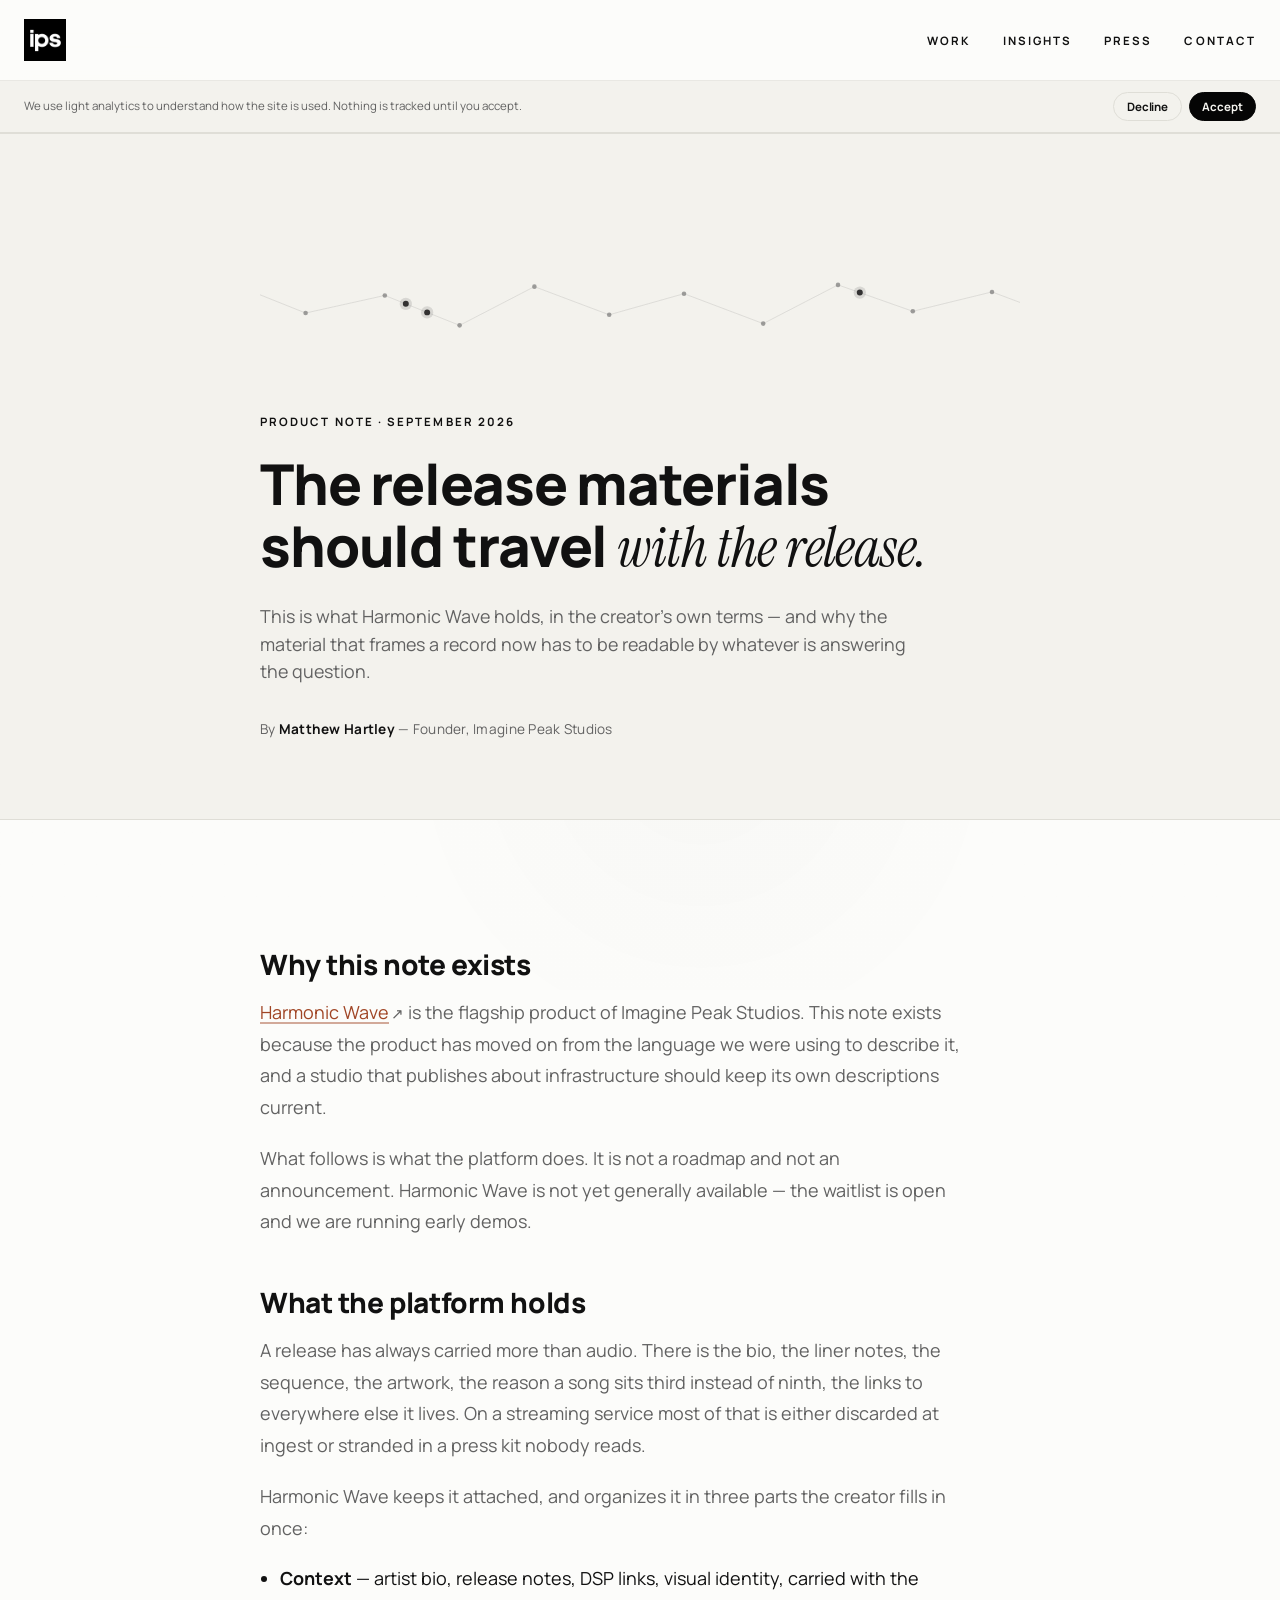
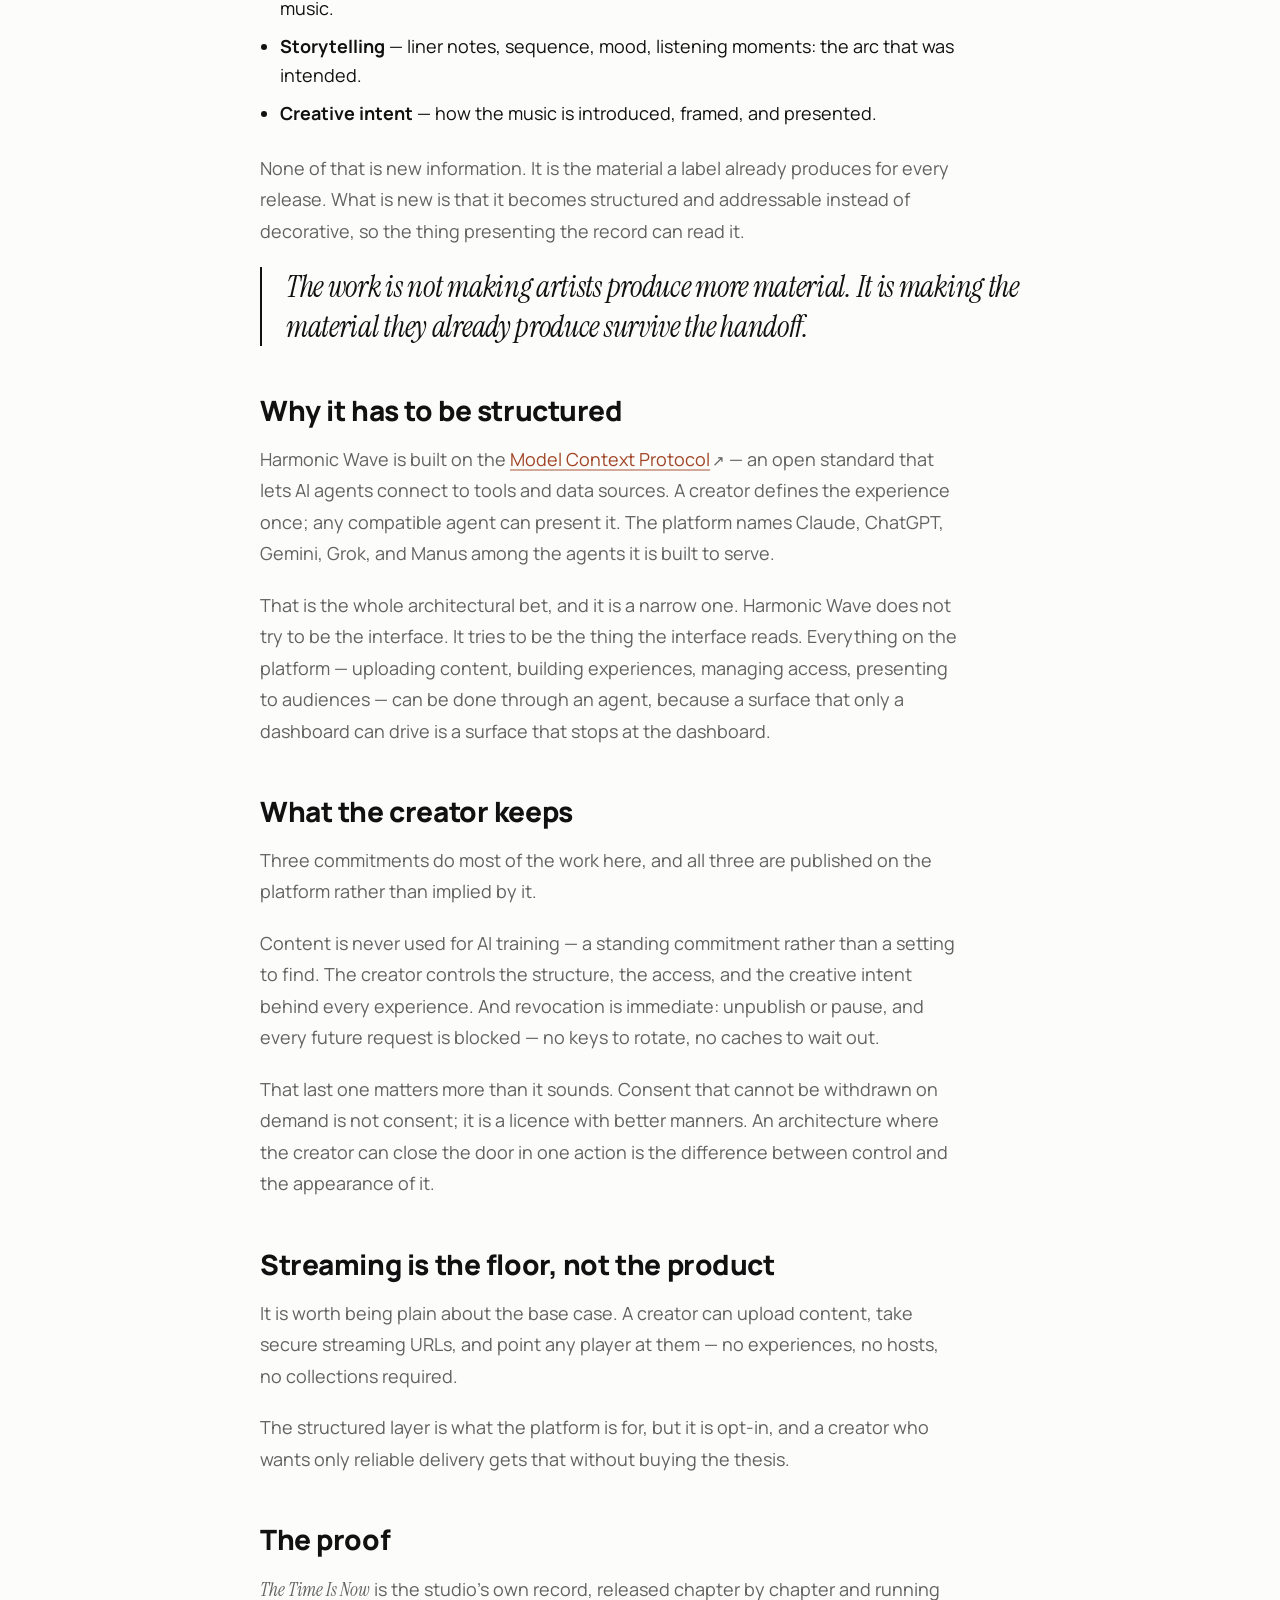
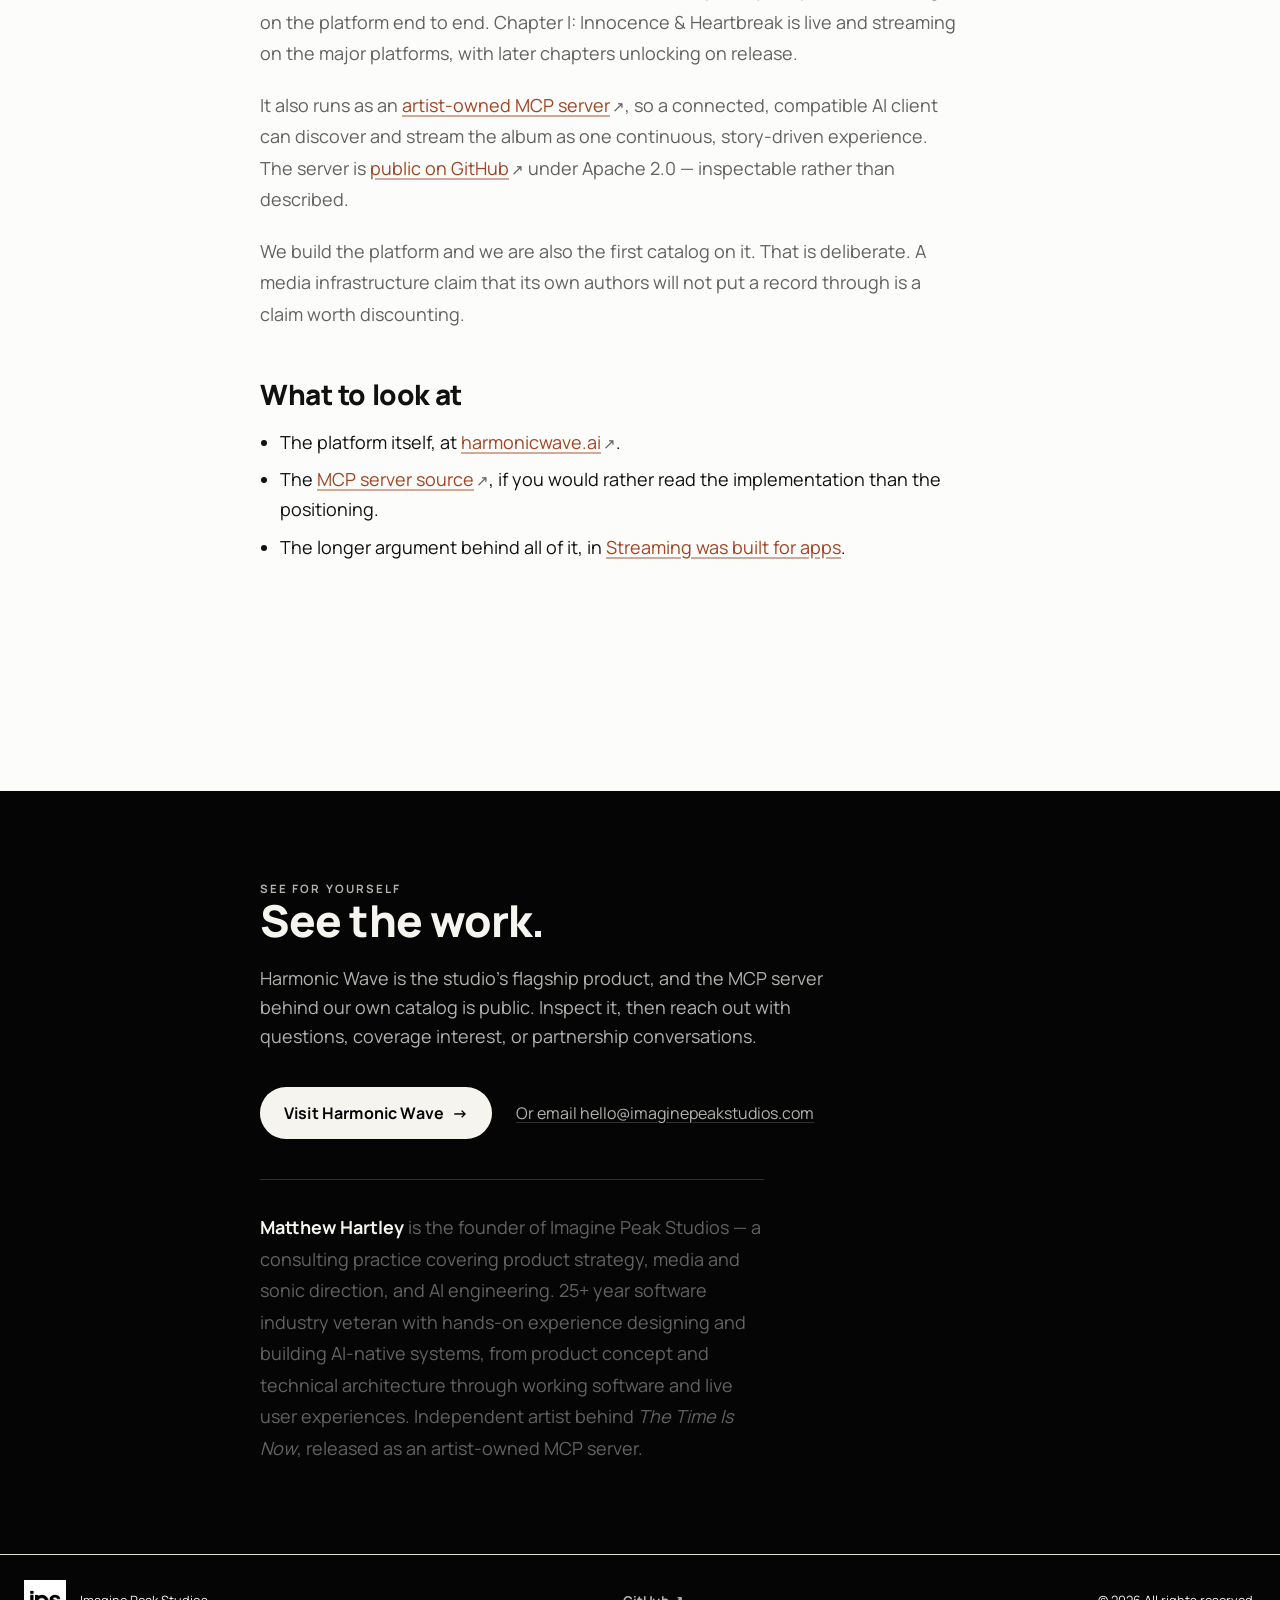
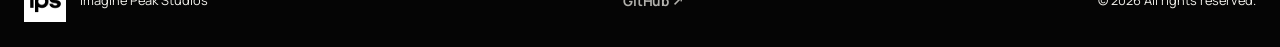
<file: insights/harmonic-wave-agent-readable-releases.html>
<!DOCTYPE html>
<html lang="en" class="no-js">
  <head>
    <meta charset="UTF-8" />
    <meta name="viewport" content="width=device-width, initial-scale=1.0" />
    <title>The release materials should travel with the release. — Product Note · Imagine Peak Studios</title>
    <meta
      name="description"
      content="A September 2026 product note on Harmonic Wave: what the platform does, in the creator's own terms, and why the material that frames a record now has to be readable by the agent answering the question. By Matthew Hartley, Imagine Peak Studios."
    />
    <meta name="author" content="Matthew Hartley, Imagine Peak Studios" />
    <meta name="robots" content="index, follow" />
    <link rel="canonical" href="https://imaginepeakstudios.com/insights/harmonic-wave-agent-readable-releases" />
    <link rel="alternate" type="text/markdown" href="https://imaginepeakstudios.com/insights/harmonic-wave-agent-readable-releases.md" title="Markdown version" />

    <meta property="og:type" content="article" />
    <meta property="og:site_name" content="Imagine Peak Studios" />
    <meta property="og:title" content="The release materials should travel with the release." />
    <meta
      property="og:description"
      content="What Harmonic Wave holds — context, storytelling, and creative intent — and what the creator keeps control of."
    />
    <meta property="og:url" content="https://imaginepeakstudios.com/insights/harmonic-wave-agent-readable-releases" />
    <meta
      property="og:image"
      content="https://imaginepeakstudios.com/imagine_peak_studios_banner_og.jpg"
    />
    <meta property="og:image:width" content="1200" />
    <meta property="og:image:height" content="630" />
    <meta property="article:author" content="Matthew Hartley" />
    <meta property="article:publisher" content="Imagine Peak Studios" />

    <meta name="twitter:card" content="summary_large_image" />
    <meta name="twitter:title" content="The release materials should travel with the release." />
    <meta
      name="twitter:description"
      content="What Harmonic Wave holds — context, storytelling, and creative intent — and what the creator keeps control of."
    />
    <meta
      name="twitter:image"
      content="https://imaginepeakstudios.com/imagine_peak_studios_banner_og.jpg"
    />
    <meta name="theme-color" content="#050505" />

    <!-- Google tag (gtag.js) with Consent Mode v2 — mirrors main site -->
    <script>
      window.dataLayer = window.dataLayer || [];
      function gtag(){dataLayer.push(arguments);}

      var ipsConsent = null;
      try { ipsConsent = localStorage.getItem('ips-consent'); } catch (e) {}

      gtag('consent', 'default', {
        ad_storage: ipsConsent === 'granted' ? 'granted' : 'denied',
        ad_user_data: ipsConsent === 'granted' ? 'granted' : 'denied',
        ad_personalization: ipsConsent === 'granted' ? 'granted' : 'denied',
        analytics_storage: ipsConsent === 'granted' ? 'granted' : 'denied',
        functionality_storage: 'granted',
        personalization_storage: ipsConsent === 'granted' ? 'granted' : 'denied',
        security_storage: 'granted'
      });

      gtag('js', new Date());
      gtag('config', 'G-YC7JVM7M4E');
    </script>
    <script async src="https://www.googletagmanager.com/gtag/js?id=G-YC7JVM7M4E"></script>

    <link rel="icon" type="image/png" sizes="32x32" href="/favicon-32x32.png" />
    <link rel="icon" type="image/png" sizes="16x16" href="/favicon-16x16.png" />
    <link rel="apple-touch-icon" sizes="180x180" href="/apple-touch-icon.png" />

    <link rel="preconnect" href="https://fonts.googleapis.com" />
    <link rel="preconnect" href="https://fonts.gstatic.com" crossorigin />
    <link
      href="https://fonts.googleapis.com/css2?family=Manrope:wght@500;700;800&family=Instrument+Serif:ital@1&display=swap"
      rel="stylesheet"
    />
    <link rel="stylesheet" href="/styles.css" />

    <script>
      document.documentElement.classList.remove("no-js");
    </script>

    <script type="application/ld+json">
      {
        "@context": "https://schema.org",
        "@type": "Article",
        "headline": "The release materials should travel with the release.",
        "description": "What Harmonic Wave holds — context, storytelling, and creative intent — and what the creator keeps control of.",
        "url": "https://imaginepeakstudios.com/insights/harmonic-wave-agent-readable-releases",
        "author": {
          "@type": "Person",
          "name": "Matthew Hartley",
          "url": "https://imaginepeakstudios.com/"
        },
        "publisher": {
          "@type": "Organization",
          "name": "Imagine Peak Studios",
          "url": "https://imaginepeakstudios.com/",
          "logo": {
            "@type": "ImageObject",
            "url": "https://imaginepeakstudios.com/imagine_peak_studios_icon_800x800.png"
          }
        },
        "image": "https://imaginepeakstudios.com/imagine_peak_studios_banner_og.jpg",
        "mainEntityOfPage": "https://imaginepeakstudios.com/insights/harmonic-wave-agent-readable-releases",
        "datePublished": "2026-09-17"
      }
    </script>

    <style>
      /* -----------------------------------------------------------------
         Brief-specific overrides — extends styles.css design tokens.
         Mirrors labels-ai-discovery.html structure; replaces the waveform
         banner with a network-nodes-and-pulses animation.
         ----------------------------------------------------------------- */

      .brief-hero {
        background: var(--bg-soft, #f3f2ed);
        padding-top: clamp(5rem, 10vw, 8rem);
        padding-bottom: clamp(3rem, 6vw, 5rem);
      }

      .brief-hero .eyebrow {
        margin-bottom: 1.5rem;
      }

      /* Abstract network banner — nodes with traveling pulses */
      .brief-hero-banner {
        width: 100%;
        height: clamp(56px, 7vw, 88px);
        margin-bottom: clamp(2.5rem, 5vw, 4rem);
        display: flex;
        align-items: center;
        overflow: hidden;
        color: var(--muted, #626262);
      }

      .brief-network {
        width: 100%;
        height: 100%;
        display: block;
        opacity: 0.85;
      }

      .brief-network .node {
        fill: currentColor;
        opacity: 0.7;
      }

      .brief-network .link {
        stroke: currentColor;
        stroke-width: 0.6;
        opacity: 0.32;
      }

      .brief-network .pulse {
        fill: var(--text, #111111);
      }

      .brief-network .pulse-halo {
        fill: currentColor;
      }

      /* Slow, gentle breathing — keeps the network feeling alive
         even between pulses without being distracting */
      @keyframes briefNetworkBreath {
        0%, 100% { opacity: 0.78; }
        50% { opacity: 0.92; }
      }

      .brief-network {
        animation: briefNetworkBreath 16s ease-in-out infinite;
      }

      @media (prefers-reduced-motion: reduce) {
        .brief-network {
          animation: none;
        }
      }

      .brief-title {
        font-family: 'Manrope', system-ui, -apple-system, sans-serif;
        font-weight: 800;
        font-size: clamp(2.2rem, 4.4vw, 3.6rem);
        line-height: 1.1;
        letter-spacing: -0.02em;
        color: var(--text, #111111);
        margin: 0 0 1.5rem;
        max-width: 32ch;
      }

      .brief-title em {
        font-family: 'Instrument Serif', Georgia, serif;
        font-style: italic;
        font-weight: 400;
        letter-spacing: -0.01em;
      }

      .brief-deck {
        font-family: 'Manrope', system-ui, sans-serif;
        font-size: clamp(1.05rem, 1.4vw, 1.25rem);
        line-height: 1.55;
        color: var(--muted, #626262);
        max-width: 60ch;
        margin: 0 0 2rem;
      }

      .brief-byline {
        font-size: 0.85rem;
        letter-spacing: 0.02em;
        color: var(--muted, #626262);
        text-transform: none;
        margin: 0;
      }

      .brief-byline span {
        color: var(--text, #111111);
        font-weight: 700;
      }

      .brief-rule {
        border: 0;
        border-top: 1px solid var(--rule, #dfded7);
        margin: clamp(3rem, 5vw, 5rem) 0;
      }

      /* Article body */
      .brief-body {
        font-size: 1.125rem;
        line-height: 1.65;
        color: var(--text, #111111);
      }

      /* Constrain prose for readability; let headings extend wider */
      .brief-body p,
      .brief-body ul {
        max-width: 64ch;
      }

      .brief-body h2 {
        font-family: 'Manrope', system-ui, sans-serif;
        font-weight: 800;
        font-size: clamp(1.4rem, 2.2vw, 1.75rem);
        line-height: 1.2;
        letter-spacing: -0.015em;
        margin: 3rem 0 1rem;
        max-width: none; /* override IPS global h2 max-width: 14ch */
      }

      .brief-body h2:first-child {
        margin-top: 0;
      }

      .brief-body h3 {
        font-family: 'Manrope', system-ui, sans-serif;
        font-weight: 700;
        font-size: 1.05rem;
        line-height: 1.4;
        margin: 1.75rem 0 0.5rem;
        max-width: none; /* override IPS global h3 inheritance if any */
        color: var(--text, #111111);
      }

      .brief-body p {
        margin: 0 0 1.25rem;
      }

      .brief-body p + p {
        margin-top: 0;
      }

      .brief-body ul {
        margin: 0 0 1.5rem;
        padding-left: 1.25rem;
      }

      .brief-body ul li {
        margin: 0 0 0.5rem;
      }

      .brief-body strong {
        font-weight: 700;
        color: var(--text, #111111);
      }

      .brief-body em {
        font-family: 'Instrument Serif', Georgia, serif;
        font-style: italic;
        font-weight: 400;
        font-size: 1.08em;
      }

      .brief-body a {
        color: #a04525;
        text-decoration: underline;
        text-underline-offset: 3px;
        text-decoration-thickness: 1.5px;
        text-decoration-color: rgba(160, 69, 37, 0.45);
        transition: color 0.2s ease, text-decoration-color 0.2s ease, text-decoration-thickness 0.2s ease;
      }

      .brief-body a:hover {
        color: #7a3318;
        text-decoration-color: #7a3318;
        text-decoration-thickness: 2px;
      }

      /* External links get a small ↗ glyph */
      .brief-body a[href^="http"]::after,
      .brief-body a[href^="//"]::after {
        content: "↗";
        display: inline-block;
        margin-left: 0.15em;
        font-size: 0.85em;
        text-decoration: none;
        color: var(--muted, #626262);
      }

      /* Pull-quote / callout */
      .brief-pullquote {
        font-family: 'Instrument Serif', Georgia, serif;
        font-style: italic;
        font-weight: 400;
        font-size: clamp(1.4rem, 2.4vw, 1.9rem);
        line-height: 1.3;
        letter-spacing: -0.01em;
        color: var(--text, #111111);
        margin: 2.5rem 0;
        padding-left: 1.5rem;
        border-left: 2px solid var(--text, #111111);
        max-width: 50ch;
      }

      /* Contrast CTA section — deep ink */
      .brief-cta {
        background: var(--ink, #050505);
        color: var(--light-ink, #f5f4ef);
        padding: clamp(4rem, 7vw, 6rem) 0;
        margin-top: clamp(4rem, 6vw, 6rem);
      }

      .brief-cta .eyebrow {
        color: var(--light-muted, rgba(245, 244, 239, 0.72));
      }

      .brief-cta h2 {
        font-family: 'Manrope', system-ui, sans-serif;
        font-weight: 800;
        font-size: clamp(2rem, 3.5vw, 2.75rem);
        line-height: 1.1;
        letter-spacing: -0.02em;
        color: var(--light-ink, #f5f4ef);
        margin: 0 0 1.25rem;
        max-width: 22ch;
      }

      .brief-cta-deck {
        font-size: 1.125rem;
        line-height: 1.6;
        color: var(--light-muted, rgba(245, 244, 239, 0.72));
        max-width: 56ch;
        margin: 0 0 2.25rem;
      }

      .brief-cta-actions {
        display: flex;
        flex-wrap: wrap;
        gap: 1rem 1.5rem;
        align-items: center;
      }

      .brief-cta-btn {
        display: inline-flex;
        align-items: center;
        gap: 0.5rem;
        padding: 0.95rem 1.5rem;
        background: var(--light-ink, #f5f4ef);
        color: var(--ink, #050505);
        font-weight: 700;
        font-size: 1rem;
        letter-spacing: 0.01em;
        text-decoration: none;
        border-radius: 999px;
        transition: transform 0.2s ease, opacity 0.2s ease;
      }

      @media (hover: hover) and (pointer: fine) {
        .brief-cta-btn:hover {
          transform: translateY(-1px);
          opacity: 0.92;
        }
      }

      .brief-cta-secondary {
        color: var(--light-muted, rgba(245, 244, 239, 0.72));
        text-decoration: underline;
        text-underline-offset: 3px;
        text-decoration-color: var(--light-rule, rgba(245, 244, 239, 0.18));
        transition: color 0.2s ease, text-decoration-color 0.2s ease;
      }

      @media (hover: hover) and (pointer: fine) {
        .brief-cta-secondary:hover {
          color: var(--light-ink, #f5f4ef);
          text-decoration-color: var(--light-ink, #f5f4ef);
        }
      }

      /* Author block under CTA */
      .brief-author {
        margin-top: 2.5rem;
        padding-top: 2rem;
        border-top: 1px solid var(--light-rule, rgba(245, 244, 239, 0.18));
        font-size: 0.95rem;
        line-height: 1.5;
        color: var(--light-muted, rgba(245, 244, 239, 0.72));
        max-width: 56ch;
      }

      .brief-author strong {
        color: var(--light-ink, #f5f4ef);
        font-weight: 700;
      }

      /* Mobile tweaks */
      @media (max-width: 720px) {
        .brief-pullquote {
          padding-left: 1rem;
          margin: 2rem 0;
        }

        .brief-cta-actions {
          flex-direction: column;
          align-items: flex-start;
          gap: 1rem;
        }

        .brief-cta-btn {
          width: 100%;
          justify-content: center;
        }

        /* Force "agents." onto its own line on mobile */
        .brief-title em {
          display: block;
        }

        /* Hide external-link ↗ glyph on mobile — Manrope doesn't ship U+2197,
           so the fallback glyph mismatches surrounding type weight. The
           target="_blank" affordance is handled by the browser. */
        .brief-body a[href^="http"]::after,
        .brief-body a[href^="//"]::after {
          content: none;
        }
      }
    </style>
  </head>
  <body>
    <a class="skip-link" href="#brief">Skip to main content</a>

    <header class="site-header">
      <div class="shell header-shell">
        <a class="brand-mark" href="/" aria-label="Imagine Peak Studios home">
          <img
            src="/imagine_peak_studios_icon_800x800.png"
            alt="Imagine Peak Studios"
            width="42"
            height="42"
            decoding="async"
          />
        </a>
        <button
          class="nav-toggle"
          type="button"
          aria-expanded="false"
          aria-controls="site-nav"
          aria-label="Open menu"
        >
          <span class="nav-toggle-bars" aria-hidden="true">
            <span></span>
            <span></span>
            <span></span>
          </span>
        </button>
        <nav id="site-nav" class="site-nav" aria-label="Primary">
          <a href="/#projects">Work</a>
          <a href="/insights/">Insights</a>
          <a href="/press/">Press</a>
          <a href="/#contact">Contact</a>
        </nav>
      </div>
    </header>
    <div class="nav-backdrop" hidden></div>

    <main id="brief">
      <article>
        <section class="section brief-hero ambient-section">
          <div class="shell reading-shell">
            <div class="brief-hero-banner" aria-hidden="true">
              <svg class="brief-network" id="brief-network-svg" viewBox="0 0 1400 100" preserveAspectRatio="xMidYMid slice" xmlns="http://www.w3.org/2000/svg"></svg>
            </div>
            <div class="eyebrow">Product Note · September 2026</div>
            <h1 class="brief-title">The release materials should travel <em>with the release.</em></h1>
            <p class="brief-deck">
              This is what Harmonic Wave holds, in the creator's own terms — and why the material that frames a record now has to be readable by whatever is answering the question.
            </p>
            <p class="brief-byline">
              By <span>Matthew Hartley</span> — Founder, Imagine Peak Studios
            </p>
          </div>
        </section>

        <section class="section ambient-section">
          <div class="shell reading-shell">
            <div class="brief-body">
              <h2>Why this note exists</h2>
              <p>
                <a href="https://harmonicwave.ai" target="_blank" rel="noopener noreferrer">Harmonic Wave</a> is the flagship product of Imagine Peak Studios. This note exists because the product has moved on from the language we were using to describe it, and a studio that publishes about infrastructure should keep its own descriptions current.
              </p>
              <p>
                What follows is what the platform does. It is not a roadmap and not an announcement. Harmonic Wave is not yet generally available — the waitlist is open and we are running early demos.
              </p>

              <h2>What the platform holds</h2>
              <p>
                A release has always carried more than audio. There is the bio, the liner notes, the sequence, the artwork, the reason a song sits third instead of ninth, the links to everywhere else it lives. On a streaming service most of that is either discarded at ingest or stranded in a press kit nobody reads.
              </p>
              <p>
                Harmonic Wave keeps it attached, and organizes it in three parts the creator fills in once:
              </p>
              <ul>
                <li><strong>Context</strong> — artist bio, release notes, DSP links, visual identity, carried with the music.</li>
                <li><strong>Storytelling</strong> — liner notes, sequence, mood, listening moments: the arc that was intended.</li>
                <li><strong>Creative intent</strong> — how the music is introduced, framed, and presented.</li>
              </ul>
              <p>
                None of that is new information. It is the material a label already produces for every release. What is new is that it becomes structured and addressable instead of decorative, so the thing presenting the record can read it.
              </p>

              <p class="brief-pullquote">
                The work is not making artists produce more material. It is making the material they already produce survive the handoff.
              </p>

              <h2>Why it has to be structured</h2>
              <p>
                Harmonic Wave is built on the <a href="https://harmonicwave.ai/faq" target="_blank" rel="noopener noreferrer">Model Context Protocol</a> — an open standard that lets AI agents connect to tools and data sources. A creator defines the experience once; any compatible agent can present it. The platform names Claude, ChatGPT, Gemini, Grok, and Manus among the agents it is built to serve.
              </p>
              <p>
                That is the whole architectural bet, and it is a narrow one. Harmonic Wave does not try to be the interface. It tries to be the thing the interface reads. Everything on the platform — uploading content, building experiences, managing access, presenting to audiences — can be done through an agent, because a surface that only a dashboard can drive is a surface that stops at the dashboard.
              </p>

              <h2>What the creator keeps</h2>
              <p>
                Three commitments do most of the work here, and all three are published on the platform rather than implied by it.
              </p>
              <p>
                Content is never used for AI training — a standing commitment rather than a setting to find. The creator controls the structure, the access, and the creative intent behind every experience. And revocation is immediate: unpublish or pause, and every future request is blocked — no keys to rotate, no caches to wait out.
              </p>
              <p>
                That last one matters more than it sounds. Consent that cannot be withdrawn on demand is not consent; it is a licence with better manners. An architecture where the creator can close the door in one action is the difference between control and the appearance of it.
              </p>

              <h2>Streaming is the floor, not the product</h2>
              <p>
                It is worth being plain about the base case. A creator can upload content, take secure streaming URLs, and point any player at them — no experiences, no hosts, no collections required.
              </p>
              <p>
                The structured layer is what the platform is for, but it is opt-in, and a creator who wants only reliable delivery gets that without buying the thesis.
              </p>

              <h2>The proof</h2>
              <p>
                <em>The Time Is Now</em> is the studio's own record, released chapter by chapter and running on the platform end to end. Chapter I: Innocence &amp; Heartbreak is live and streaming on the major platforms, with later chapters unlocking on release.
              </p>
              <p>
                It also runs as an <a href="https://matthewhartleymusic.com" target="_blank" rel="noopener noreferrer">artist-owned MCP server</a>, so a connected, compatible AI client can discover and stream the album as one continuous, story-driven experience. The server is <a href="https://github.com/imaginepeakstudios/matthewhartleymusic-mcp" target="_blank" rel="noopener noreferrer">public on GitHub</a> under Apache 2.0 — inspectable rather than described.
              </p>
              <p>
                We build the platform and we are also the first catalog on it. That is deliberate. A media infrastructure claim that its own authors will not put a record through is a claim worth discounting.
              </p>

              <h2>What to look at</h2>
              <ul>
                <li>The platform itself, at <a href="https://harmonicwave.ai" target="_blank" rel="noopener noreferrer">harmonicwave.ai</a>.</li>
                <li>The <a href="https://github.com/imaginepeakstudios/matthewhartleymusic-mcp" target="_blank" rel="noopener noreferrer">MCP server source</a>, if you would rather read the implementation than the positioning.</li>
                <li>The longer argument behind all of it, in <a href="/insights/built-for-agents">Streaming was built for apps</a>.</li>
              </ul>

            </div>
          </div>
        </section>

        <section class="brief-cta">
          <div class="shell reading-shell">
            <div class="eyebrow">See for yourself</div>
            <h2>See the work.</h2>
            <p class="brief-cta-deck">
              Harmonic Wave is the studio's flagship product, and the MCP server behind our own catalog is public. Inspect it, then reach out with questions, coverage interest, or partnership conversations.
            </p>
            <div class="brief-cta-actions">
              <a
                class="brief-cta-btn"
                href="https://harmonicwave.ai"
                target="_blank"
                rel="noopener noreferrer"
              >
                Visit Harmonic Wave <span class="arrow-glyph" aria-hidden="true">→&#xFE0E;</span>
              </a>
              <a
                class="brief-cta-secondary"
                href="mailto:hello@imaginepeakstudios.com?subject=Product%20Note%3A%20Harmonic%20Wave"
              >
                Or email hello@imaginepeakstudios.com
              </a>
            </div>
            <div class="brief-author">
              <p>
                <strong>Matthew Hartley</strong> is the founder of Imagine Peak Studios — a consulting practice covering product strategy, media and sonic direction, and AI engineering. 25+ year software industry veteran with hands-on experience designing and building AI-native systems, from product concept and technical architecture through working software and live user experiences. Independent artist behind <em>The Time Is Now</em>, released as an artist-owned MCP server.
              </p>
            </div>
          </div>
        </section>
      </article>
    </main>

    <footer class="site-footer">
      <div class="shell footer-shell">
        <a class="footer-brand" href="/" aria-label="Imagine Peak Studios home">
          <img
            class="footer-icon"
            src="/imagine_peak_studios_icon_800x800.png"
            alt=""
            width="42"
            height="42"
            loading="lazy"
            decoding="async"
          />
          <p>Imagine Peak Studios</p>
        </a>
        <nav class="footer-links" aria-label="Secondary">
          <a href="https://github.com/imaginepeakstudios" target="_blank" rel="noopener noreferrer">GitHub <span class="arrow-glyph" aria-hidden="true">↗&#xFE0E;</span></a>
        </nav>
        <p class="footer-meta"><small>&copy; 2026 All rights reserved.</small></p>
      </div>
    </footer>

    <aside
      class="consent-banner"
      id="consent-banner"
      role="dialog"
      aria-live="polite"
      aria-label="Privacy preferences"
      hidden
    >
      <div class="shell consent-shell">
        <p class="consent-copy">
          We use light analytics to understand how the site is used. Nothing is tracked until you accept.
        </p>
        <div class="consent-actions">
          <button type="button" class="consent-btn consent-decline" data-consent="denied">Decline</button>
          <button type="button" class="consent-btn consent-accept" data-consent="granted">Accept</button>
        </div>
      </div>
    </aside>

    <script src="/script.js"></script>
    <script>
      // Editorial network banner — nodes connected by faint lines, with
      // bright pulses traveling along the connections. Pulses light up the
      // line they travel on, ping the destination node on arrival, and
      // occasionally chain into a follow-on pulse from the destination
      // along a different connection. Monochrome. Deterministic layout.
      (function () {
        var svg = document.getElementById('brief-network-svg');
        if (!svg) return;
        var ns = 'http://www.w3.org/2000/svg';

        // Hand-tuned node positions across the 1400 × 100 viewBox.
        var nodeData = [
          { x:  60, y: 32 },
          { x: 145, y: 64 },
          { x: 230, y: 22 },
          { x: 320, y: 58 },
          { x: 410, y: 38 },
          { x: 495, y: 72 },
          { x: 580, y: 28 },
          { x: 665, y: 60 },
          { x: 750, y: 36 },
          { x: 840, y: 70 },
          { x: 925, y: 26 },
          { x: 1010, y: 56 },
          { x: 1100, y: 34 },
          { x: 1185, y: 66 },
          { x: 1270, y: 30 },
          { x: 1345, y: 62 }
        ];

        function dist(a, b) {
          var dx = a.x - b.x, dy = a.y - b.y;
          return Math.sqrt(dx * dx + dy * dy);
        }

        // Build node objects with element refs and ping-state
        var nodes = nodeData.map(function (n) {
          return { x: n.x, y: n.y, pingedAt: -Infinity, neighbors: [], el: null, pinging: false };
        });

        // Connect each node to its two nearest neighbors. Dedupe pairs.
        var seen = {};
        var connections = [];
        for (var i = 0; i < nodes.length; i++) {
          var ranked = [];
          for (var j = 0; j < nodes.length; j++) {
            if (j === i) continue;
            ranked.push({ idx: j, d: dist(nodes[i], nodes[j]) });
          }
          ranked.sort(function (a, b) { return a.d - b.d; });
          for (var k = 0; k < 2; k++) {
            var a = i, b = ranked[k].idx;
            var key = a < b ? a + '-' + b : b + '-' + a;
            if (!seen[key]) {
              seen[key] = true;
              var conn = { a: nodes[a], b: nodes[b], el: null, activeUntil: -Infinity, lit: false };
              connections.push(conn);
              nodes[a].neighbors.push(conn);
              nodes[b].neighbors.push(conn);
            }
          }
        }

        // Render lines first (under nodes)
        connections.forEach(function (c) {
          var line = document.createElementNS(ns, 'line');
          line.setAttribute('x1', c.a.x);
          line.setAttribute('y1', c.a.y);
          line.setAttribute('x2', c.b.x);
          line.setAttribute('y2', c.b.y);
          line.setAttribute('class', 'link');
          svg.appendChild(line);
          c.el = line;
        });

        // Render nodes
        nodes.forEach(function (n) {
          var circle = document.createElementNS(ns, 'circle');
          circle.setAttribute('cx', n.x);
          circle.setAttribute('cy', n.y);
          circle.setAttribute('r', 2.6);
          circle.setAttribute('class', 'node');
          svg.appendChild(circle);
          n.el = circle;
        });

        // Respect reduced motion — leave the static network in place
        var reduceMotion =
          window.matchMedia &&
          window.matchMedia('(prefers-reduced-motion: reduce)').matches;
        if (reduceMotion) return;

        // Tunables
        var maxPulses = 5;
        var PING_DURATION = 650;       // ms — how long a node "ping" lasts
        var LINE_FADE = 380;           // ms — how long a line stays bright after pulse
        var CHAIN_PROBABILITY = 0.55;  // chance a pulse triggers a follow-on

        var activePulses = [];

        function startPulseOnConnection(conn, fromNode) {
          if (activePulses.length >= maxPulses) return;
          var to = fromNode === conn.a ? conn.b : conn.a;
          // Halo first (renders behind core)
          var halo = document.createElementNS(ns, 'circle');
          halo.setAttribute('r', 7);
          halo.setAttribute('class', 'pulse-halo');
          halo.setAttribute('opacity', 0);
          svg.appendChild(halo);
          // Core
          var core = document.createElementNS(ns, 'circle');
          core.setAttribute('r', 3.4);
          core.setAttribute('class', 'pulse');
          core.setAttribute('opacity', 0);
          svg.appendChild(core);
          activePulses.push({
            halo: halo,
            core: core,
            from: fromNode,
            to: to,
            conn: conn,
            start: performance.now(),
            duration: 1400 + Math.random() * 1100
          });
        }

        function spawnRandomPulse() {
          if (activePulses.length >= maxPulses) return;
          var c = connections[Math.floor(Math.random() * connections.length)];
          var fromNode = Math.random() < 0.5 ? c.a : c.b;
          startPulseOnConnection(c, fromNode);
        }

        function chainFrom(node, excludeConn) {
          var options = node.neighbors.filter(function (c) { return c !== excludeConn; });
          if (!options.length) return;
          var next = options[Math.floor(Math.random() * options.length)];
          startPulseOnConnection(next, node);
        }

        function tick(time) {
          // Advance / retire pulses
          for (var i = activePulses.length - 1; i >= 0; i--) {
            var p = activePulses[i];
            var t = (time - p.start) / p.duration;
            if (t >= 1) {
              if (p.halo.parentNode) p.halo.parentNode.removeChild(p.halo);
              if (p.core.parentNode) p.core.parentNode.removeChild(p.core);
              activePulses.splice(i, 1);
              // Ping the destination node
              p.to.pingedAt = time;
              // Hold line bright a bit longer so the fade trails the pulse
              p.conn.activeUntil = time + LINE_FADE;
              // Maybe trigger a chain reaction
              if (Math.random() < CHAIN_PROBABILITY) {
                chainFrom(p.to, p.conn);
              }
              continue;
            }
            var x = p.from.x + (p.to.x - p.from.x) * t;
            var y = p.from.y + (p.to.y - p.from.y) * t;
            var fade = t < 0.18 ? t / 0.18 : (t > 0.82 ? (1 - t) / 0.18 : 1);
            p.core.setAttribute('cx', x);
            p.core.setAttribute('cy', y);
            p.core.setAttribute('opacity', fade);
            p.halo.setAttribute('cx', x);
            p.halo.setAttribute('cy', y);
            p.halo.setAttribute('opacity', fade * 0.22);
            // Keep the line bright while the pulse is on it
            p.conn.activeUntil = time + LINE_FADE;
          }

          // Update node ping rendering — scale up and brighten on arrival,
          // ease back to baseline.
          for (var ni = 0; ni < nodes.length; ni++) {
            var n = nodes[ni];
            var pt = (time - n.pingedAt) / PING_DURATION;
            if (pt >= 0 && pt <= 1) {
              var amp = 1 - pt; // 1 at ping moment, 0 when faded
              n.el.setAttribute('r', 2.6 + amp * 3.6); // up to ~6.2
              n.el.setAttribute('opacity', 0.7 + amp * 0.3); // up to 1.0
              n.pinging = true;
            } else if (n.pinging) {
              n.el.setAttribute('r', 2.6);
              n.el.removeAttribute('opacity');
              n.pinging = false;
            }
          }

          // Update line illumination
          for (var ci = 0; ci < connections.length; ci++) {
            var c = connections[ci];
            if (c.activeUntil > time) {
              var remaining = (c.activeUntil - time) / LINE_FADE;
              c.el.setAttribute('opacity', 0.32 + 0.36 * remaining); // up to ~0.68
              c.lit = true;
            } else if (c.lit) {
              c.el.removeAttribute('opacity');
              c.lit = false;
            }
          }

          requestAnimationFrame(tick);
        }

        // Stagger initial pulses so the network looks active immediately
        spawnRandomPulse();
        setTimeout(spawnRandomPulse, 220);
        setTimeout(spawnRandomPulse, 480);
        setInterval(spawnRandomPulse, 700);
        requestAnimationFrame(tick);
      })();
    </script>
  </body>
</html>
</file>
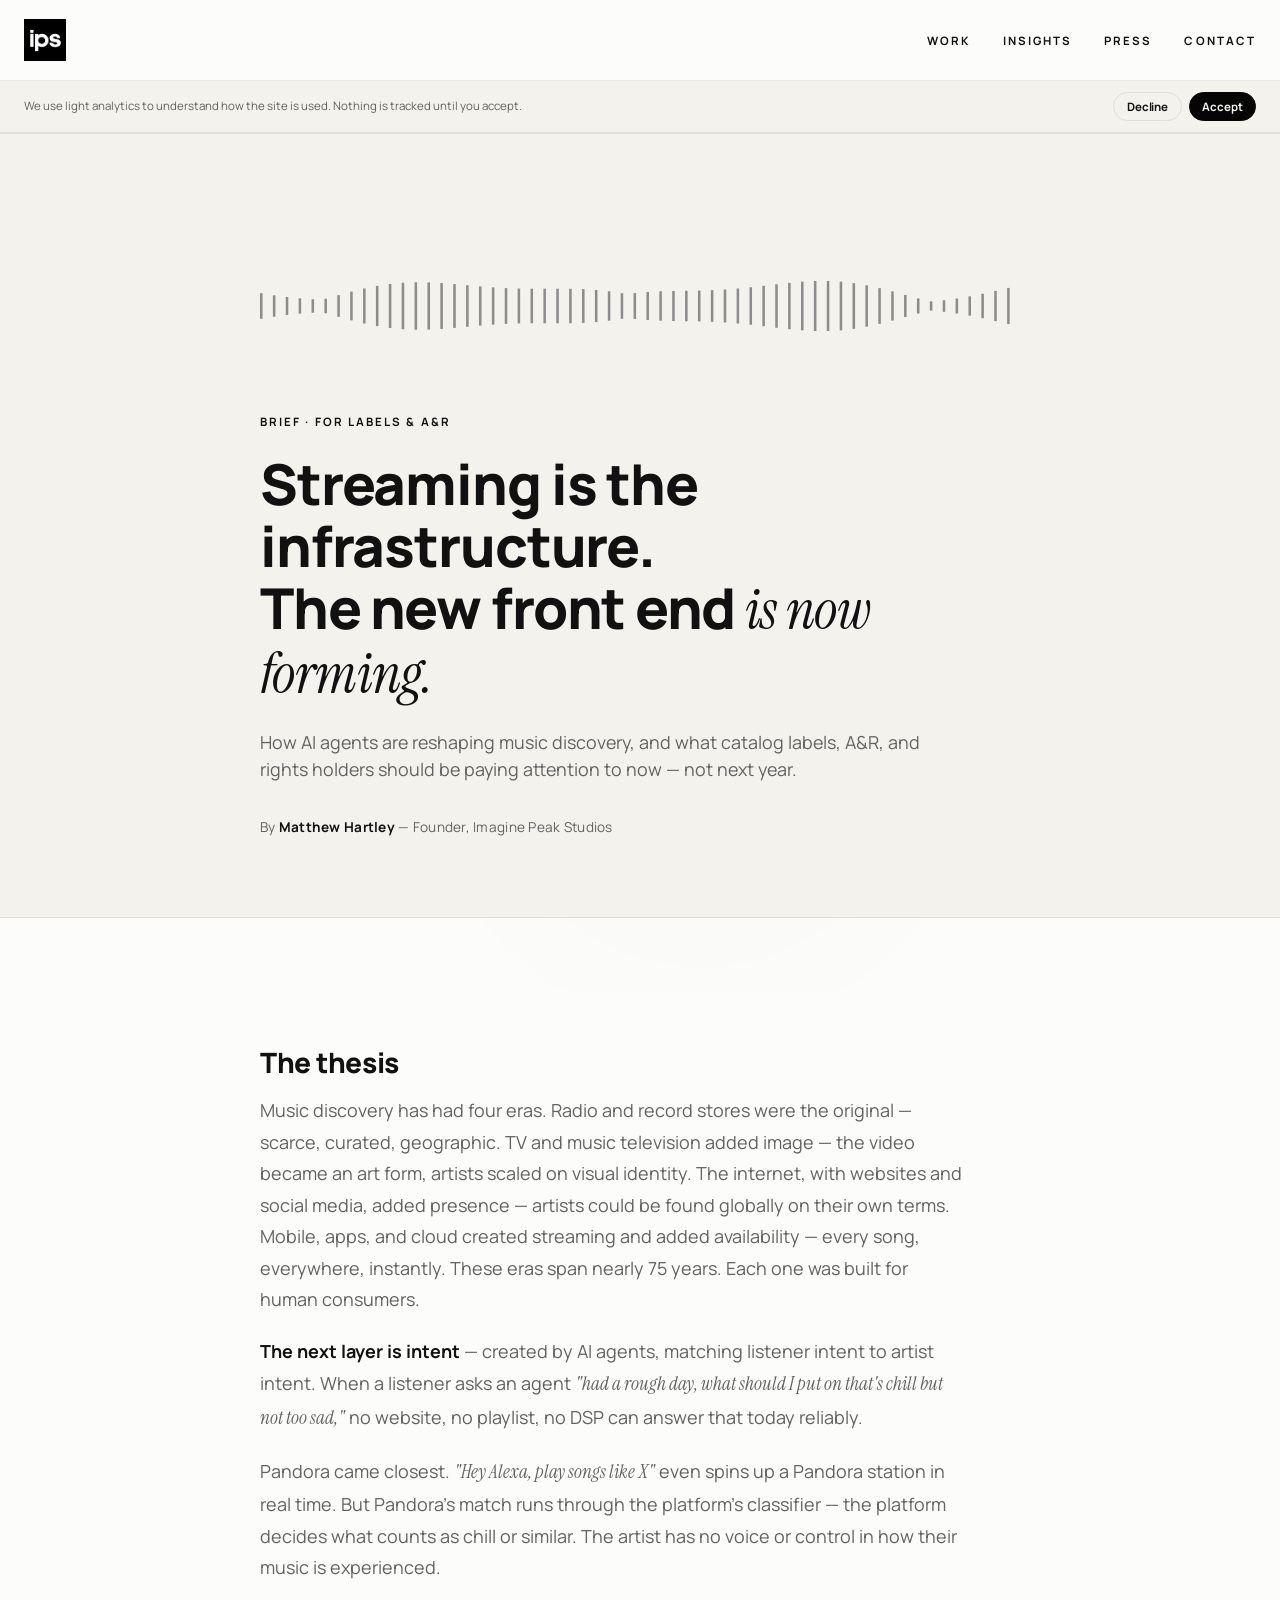
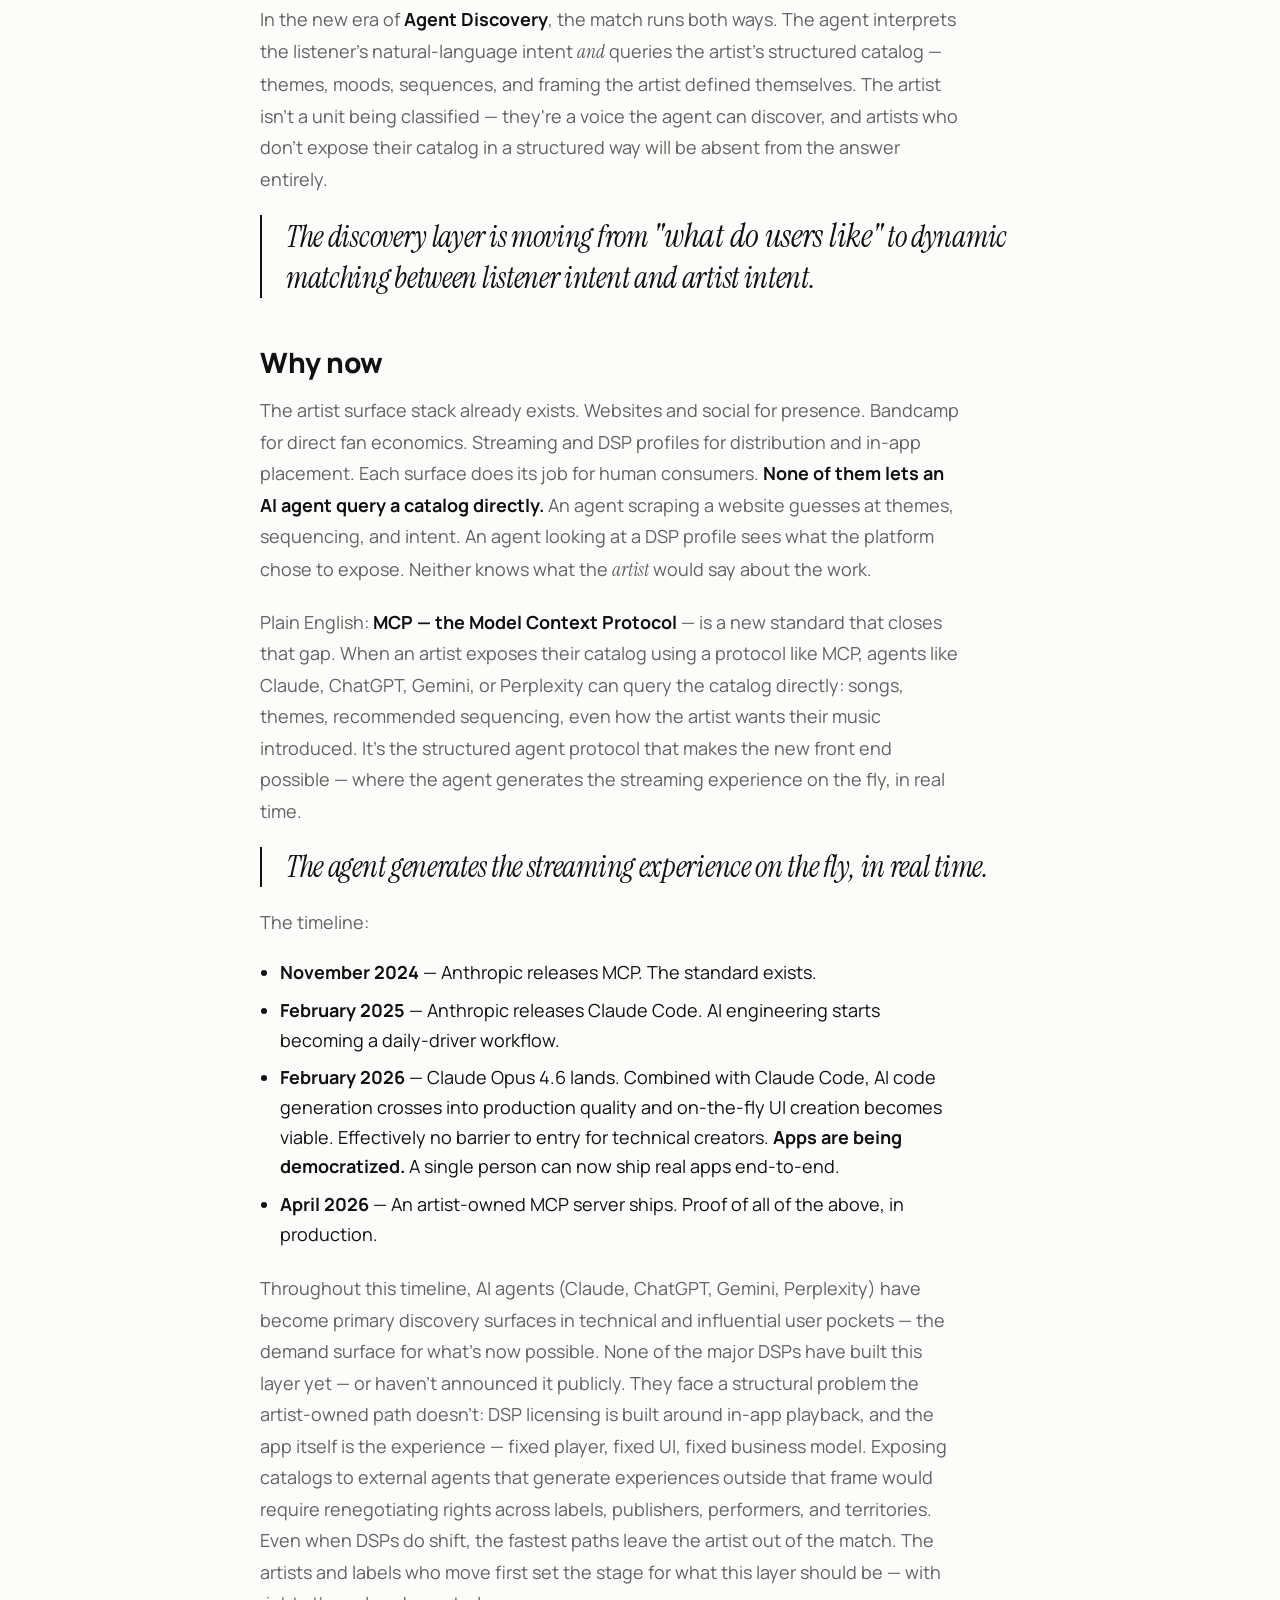
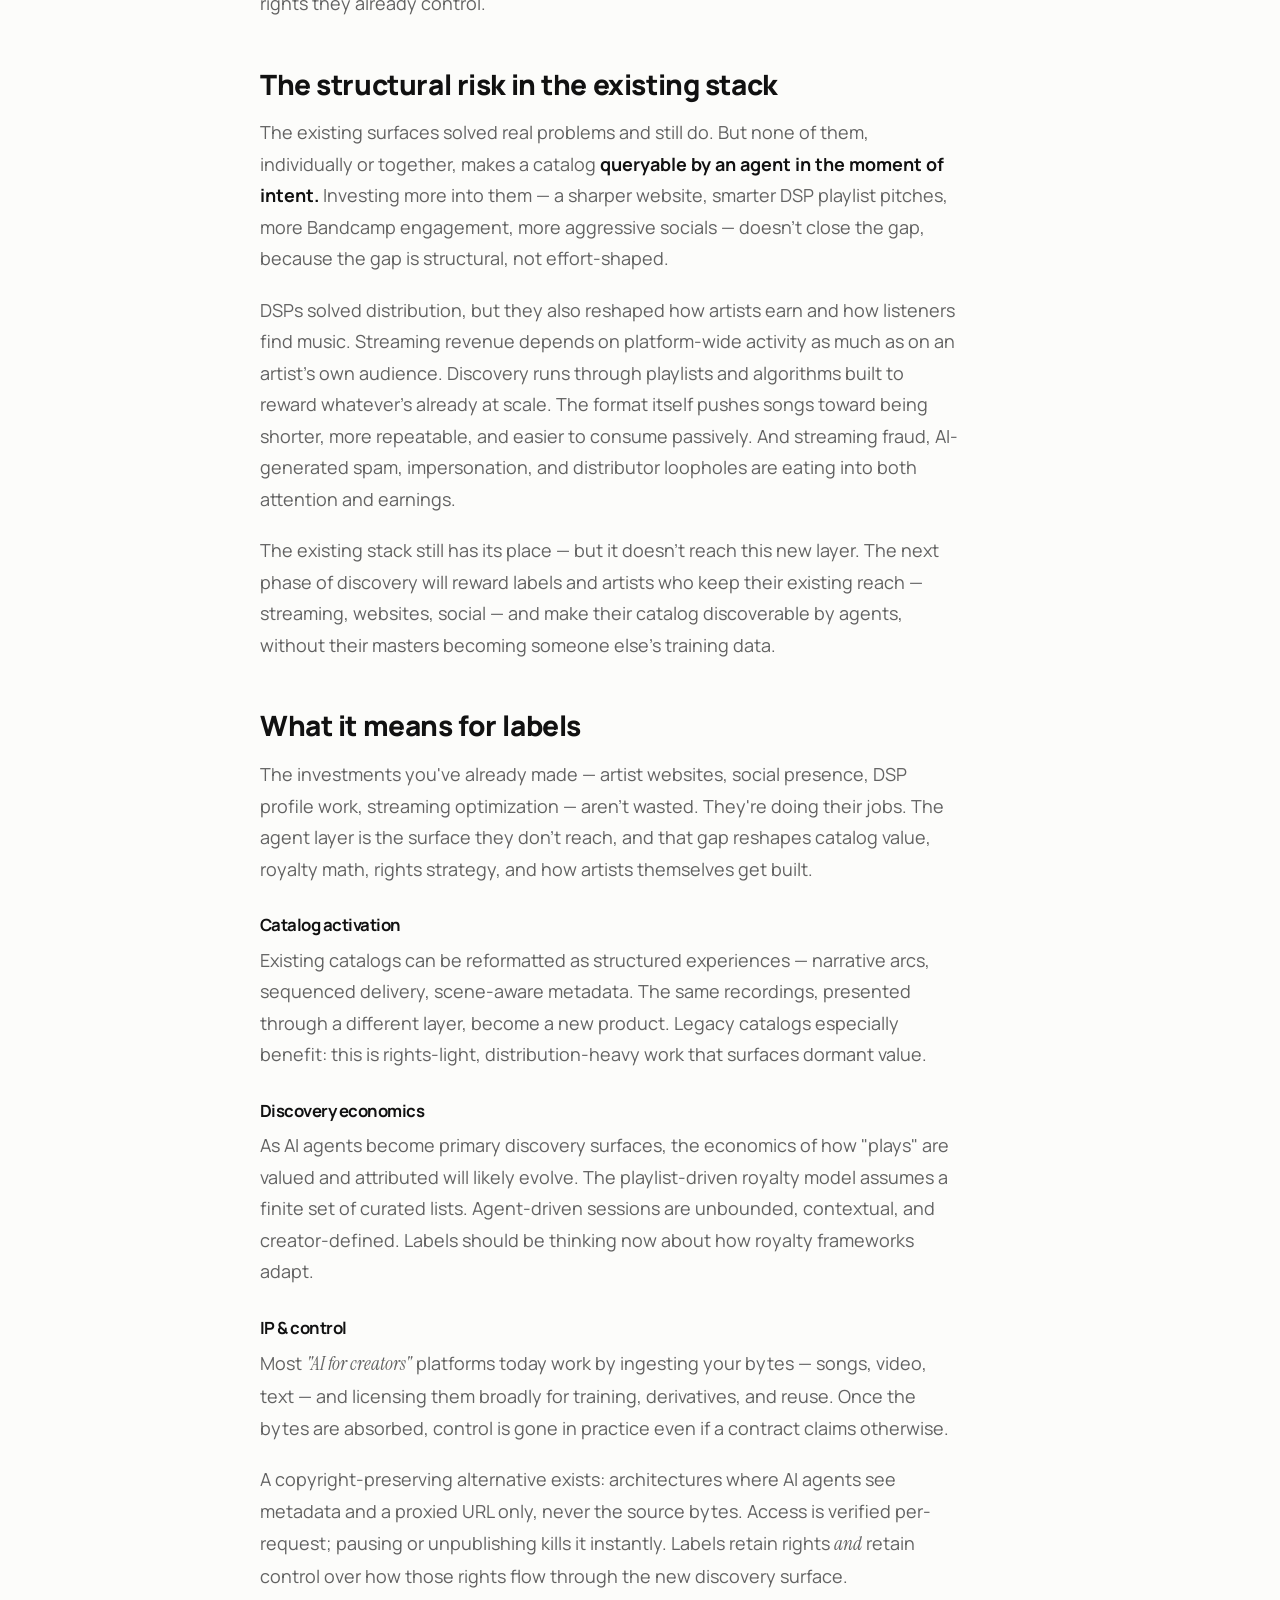
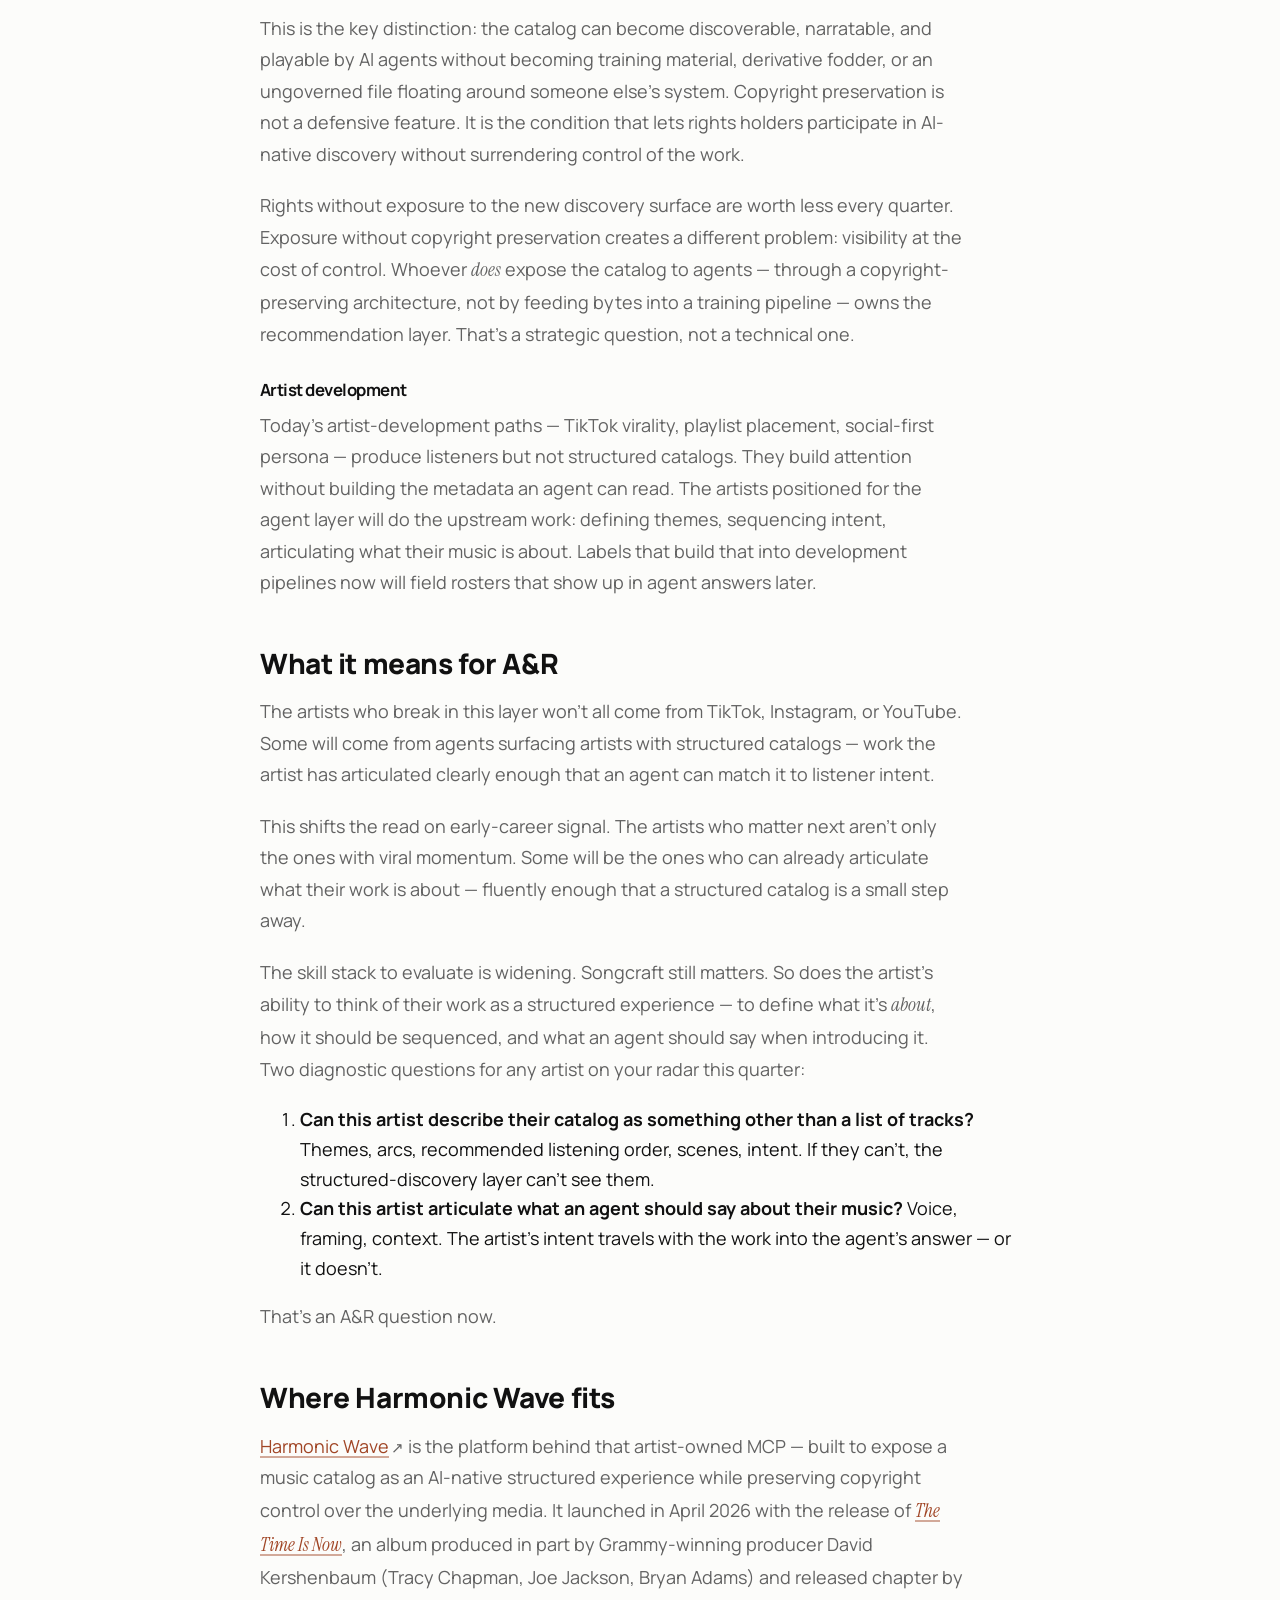
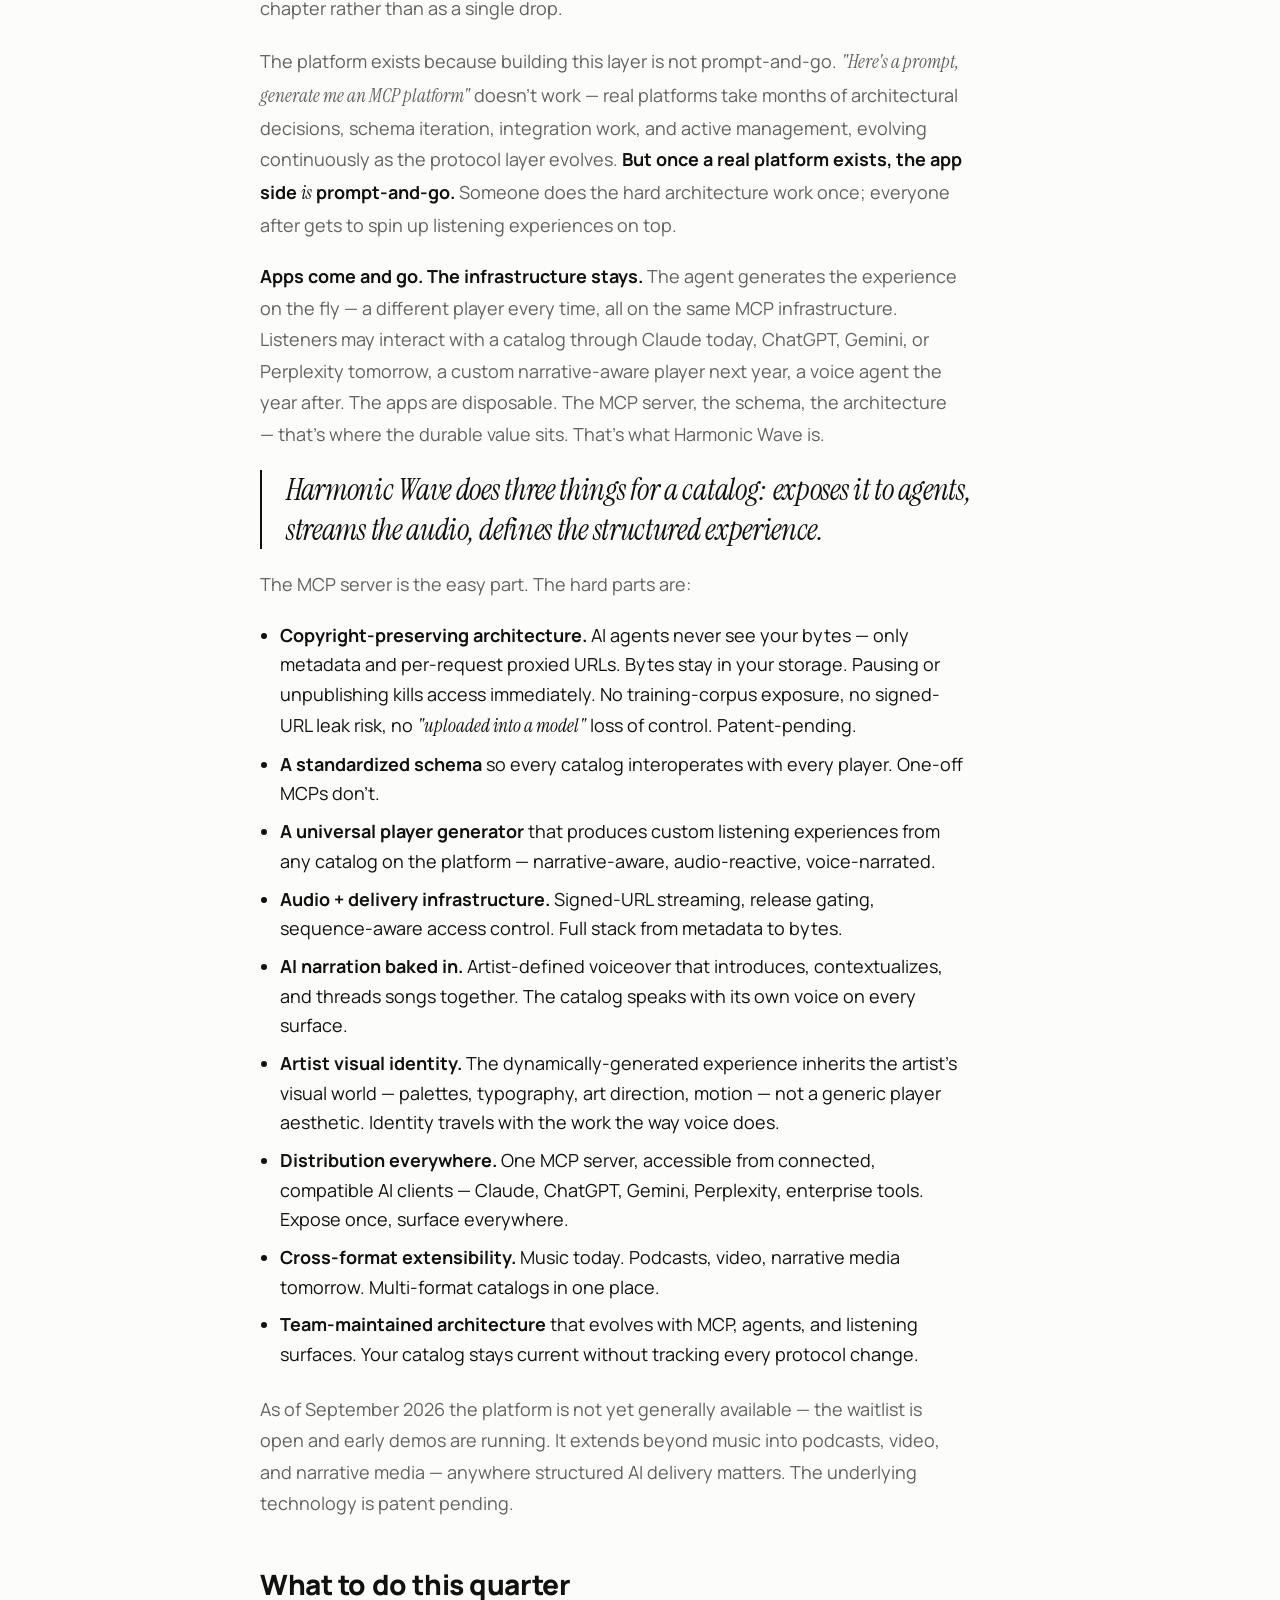
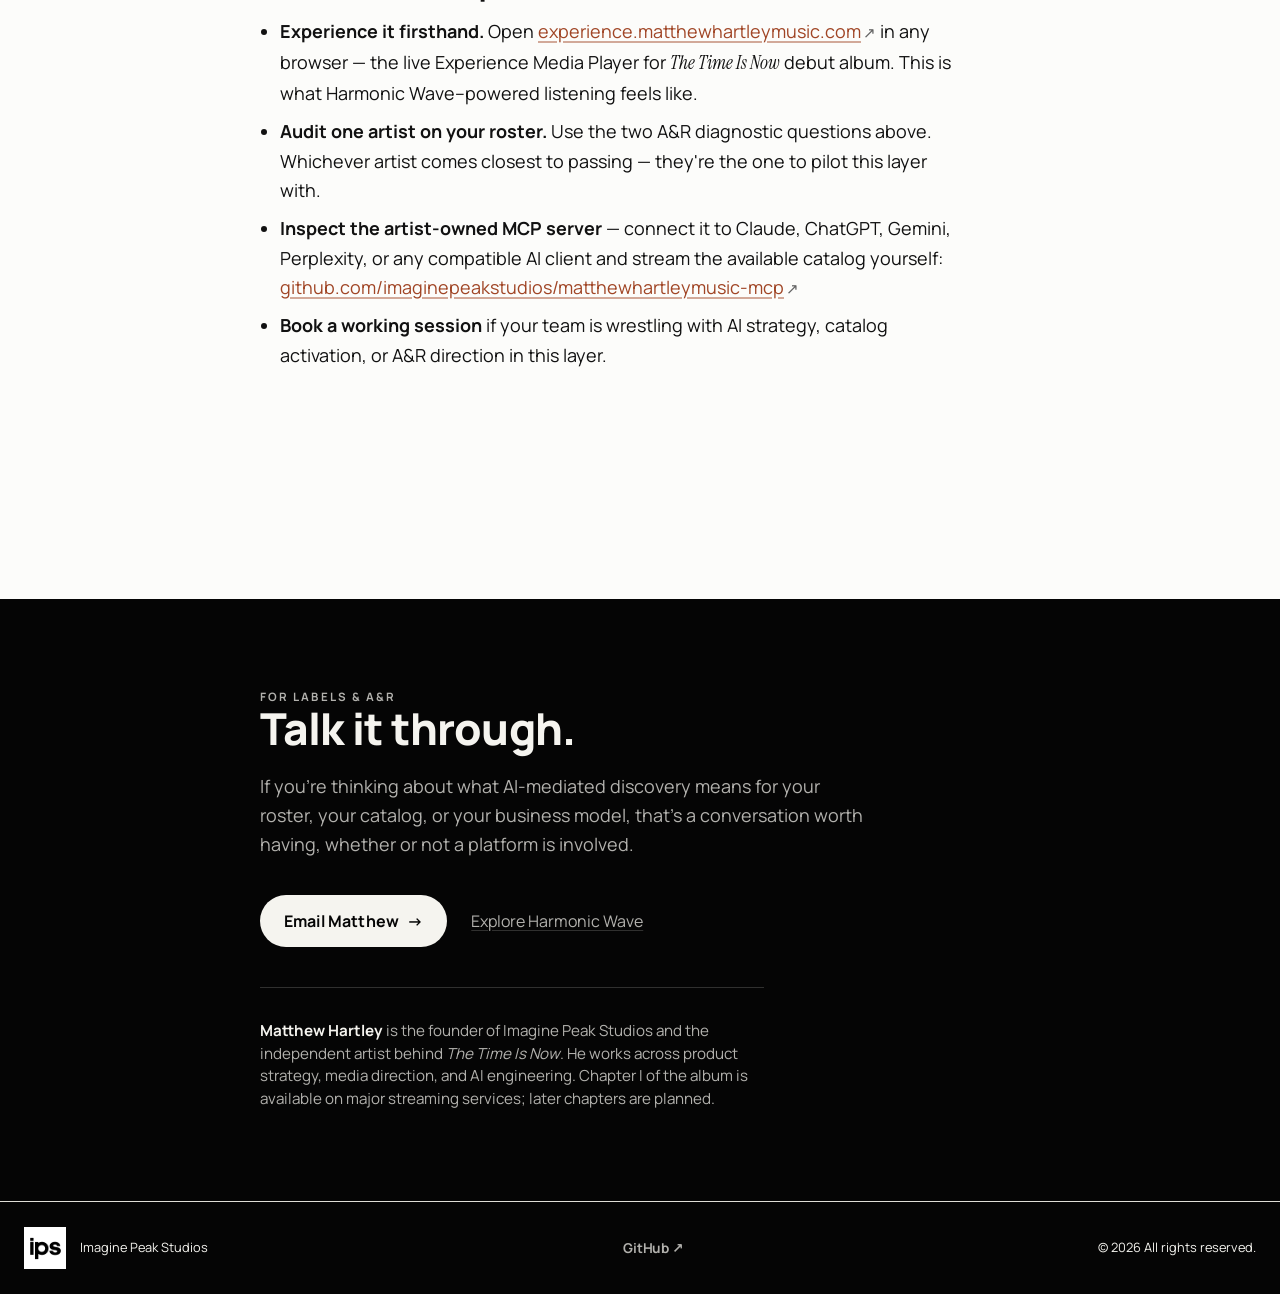
<file: insights/labels-ai-discovery.html>
<!DOCTYPE html>
<html lang="en" class="no-js">
  <head>
    <meta charset="UTF-8" />
    <meta name="viewport" content="width=device-width, initial-scale=1.0" />
    <title>Streaming is the infrastructure. The new front end is now forming. — A Brief for Labels & A&R · Imagine Peak Studios</title>
    <meta
      name="description"
      content="A short working brief on how AI-native discovery is reshaping music distribution — and what labels and A&R should be paying attention to right now. By Matthew Hartley, Imagine Peak Studios."
    />
    <meta name="author" content="Matthew Hartley, Imagine Peak Studios" />
    <meta name="robots" content="index, follow" />
    <link rel="canonical" href="https://imaginepeakstudios.com/insights/labels-ai-discovery" />
    <link rel="alternate" type="text/markdown" href="https://imaginepeakstudios.com/insights/labels-ai-discovery.md" title="Markdown version" />

    <meta property="og:type" content="article" />
    <meta property="og:site_name" content="Imagine Peak Studios" />
    <meta property="og:title" content="Streaming is the infrastructure. The new front end is now forming." />
    <meta
      property="og:description"
      content="How AI agents are reshaping music discovery, and what catalog labels, A&R, and rights holders should be paying attention to now."
    />
    <meta property="og:url" content="https://imaginepeakstudios.com/insights/labels-ai-discovery" />
    <meta
      property="og:image"
      content="https://imaginepeakstudios.com/imagine_peak_studios_banner_og.jpg"
    />
    <meta property="og:image:width" content="1200" />
    <meta property="og:image:height" content="630" />
    <meta property="article:author" content="Matthew Hartley" />
    <meta property="article:publisher" content="Imagine Peak Studios" />

    <meta name="twitter:card" content="summary_large_image" />
    <meta name="twitter:title" content="Streaming is the infrastructure. The new front end is now forming." />
    <meta
      name="twitter:description"
      content="How AI agents are reshaping music discovery, and what catalog labels, A&R, and rights holders should be paying attention to now."
    />
    <meta
      name="twitter:image"
      content="https://imaginepeakstudios.com/imagine_peak_studios_banner_og.jpg"
    />
    <meta name="theme-color" content="#050505" />

    <!-- Google tag (gtag.js) with Consent Mode v2 — mirrors main site -->
    <script>
      window.dataLayer = window.dataLayer || [];
      function gtag(){dataLayer.push(arguments);}

      var ipsConsent = null;
      try { ipsConsent = localStorage.getItem('ips-consent'); } catch (e) {}

      gtag('consent', 'default', {
        ad_storage: ipsConsent === 'granted' ? 'granted' : 'denied',
        ad_user_data: ipsConsent === 'granted' ? 'granted' : 'denied',
        ad_personalization: ipsConsent === 'granted' ? 'granted' : 'denied',
        analytics_storage: ipsConsent === 'granted' ? 'granted' : 'denied',
        functionality_storage: 'granted',
        personalization_storage: ipsConsent === 'granted' ? 'granted' : 'denied',
        security_storage: 'granted'
      });

      gtag('js', new Date());
      gtag('config', 'G-YC7JVM7M4E');
    </script>
    <script async src="https://www.googletagmanager.com/gtag/js?id=G-YC7JVM7M4E"></script>

    <link rel="icon" type="image/png" sizes="32x32" href="/favicon-32x32.png" />
    <link rel="icon" type="image/png" sizes="16x16" href="/favicon-16x16.png" />
    <link rel="apple-touch-icon" sizes="180x180" href="/apple-touch-icon.png" />

    <link rel="preconnect" href="https://fonts.googleapis.com" />
    <link rel="preconnect" href="https://fonts.gstatic.com" crossorigin />
    <link
      href="https://fonts.googleapis.com/css2?family=Manrope:wght@500;700;800&family=Instrument+Serif:ital@1&display=swap"
      rel="stylesheet"
    />
    <link rel="stylesheet" href="/styles.css" />

    <script>
      document.documentElement.classList.remove("no-js");
    </script>

    <script type="application/ld+json">
      {
        "@context": "https://schema.org",
        "@type": "Article",
        "headline": "Streaming is the infrastructure. The new front end is now forming.",
        "description": "How AI agents are reshaping music discovery, and what catalog labels, A&R, and rights holders should be paying attention to now.",
        "url": "https://imaginepeakstudios.com/insights/labels-ai-discovery",
        "author": {
          "@type": "Person",
          "name": "Matthew Hartley",
          "url": "https://imaginepeakstudios.com/"
        },
        "publisher": {
          "@type": "Organization",
          "name": "Imagine Peak Studios",
          "url": "https://imaginepeakstudios.com/",
          "logo": {
            "@type": "ImageObject",
            "url": "https://imaginepeakstudios.com/imagine_peak_studios_icon_800x800.png"
          }
        },
        "image": "https://imaginepeakstudios.com/imagine_peak_studios_banner_og.jpg",
        "mainEntityOfPage": "https://imaginepeakstudios.com/insights/labels-ai-discovery"
      }
    </script>

    <style>
      /* -----------------------------------------------------------------
         Brief-specific overrides — extends styles.css design tokens.
         Keeps the editorial IPS feel; tunes type rhythm for long-form reading.
         ----------------------------------------------------------------- */

      .brief-hero {
        background: var(--bg-soft, #f3f2ed);
        padding-top: clamp(5rem, 10vw, 8rem);
        padding-bottom: clamp(3rem, 6vw, 5rem);
      }

      .brief-hero .eyebrow {
        margin-bottom: 1.5rem;
      }

      /* Abstract waveform banner — frequency lines */
      .brief-hero-banner {
        width: 100%;
        height: clamp(56px, 7vw, 88px);
        margin-bottom: clamp(2.5rem, 5vw, 4rem);
        display: flex;
        align-items: center;
        overflow: hidden;
        color: var(--muted, #626262);
      }

      .brief-waveform {
        width: 100%;
        height: 100%;
        display: block;
        opacity: 0.7;
      }

      .brief-waveform rect {
        fill: currentColor;
      }

      /* Slow drift to give it presence without being flashy */
      @keyframes briefWaveformDrift {
        0%, 100% { transform: translateX(0); }
        50% { transform: translateX(-1.5%); }
      }

      .brief-waveform {
        animation: briefWaveformDrift 14s ease-in-out infinite;
      }

      @media (prefers-reduced-motion: reduce) {
        .brief-waveform {
          animation: none;
        }
      }

      .brief-title {
        font-family: 'Manrope', system-ui, -apple-system, sans-serif;
        font-weight: 800;
        font-size: clamp(2.2rem, 4.4vw, 3.6rem);
        line-height: 1.1;
        letter-spacing: -0.02em;
        color: var(--text, #111111);
        margin: 0 0 1.5rem;
        max-width: 32ch;
      }

      .brief-title em {
        font-family: 'Instrument Serif', Georgia, serif;
        font-style: italic;
        font-weight: 400;
        letter-spacing: -0.01em;
      }

      .brief-deck {
        font-family: 'Manrope', system-ui, sans-serif;
        font-size: clamp(1.05rem, 1.4vw, 1.25rem);
        line-height: 1.55;
        color: var(--muted, #626262);
        max-width: 60ch;
        margin: 0 0 2rem;
      }

      .brief-byline {
        font-size: 0.85rem;
        letter-spacing: 0.02em;
        color: var(--muted, #626262);
        text-transform: none;
        margin: 0;
      }

      .brief-byline span {
        color: var(--text, #111111);
        font-weight: 700;
      }

      .brief-rule {
        border: 0;
        border-top: 1px solid var(--rule, #dfded7);
        margin: clamp(3rem, 5vw, 5rem) 0;
      }

      /* Article body */
      .brief-body {
        font-size: 1.125rem;
        line-height: 1.65;
        color: var(--text, #111111);
      }

      /* Constrain prose for readability; let headings extend wider */
      .brief-body p,
      .brief-body ul {
        max-width: 64ch;
      }

      .brief-body h2 {
        font-family: 'Manrope', system-ui, sans-serif;
        font-weight: 800;
        font-size: clamp(1.4rem, 2.2vw, 1.75rem);
        line-height: 1.2;
        letter-spacing: -0.015em;
        margin: 3rem 0 1rem;
        max-width: none; /* override IPS global h2 max-width: 14ch */
      }

      .brief-body h2:first-child {
        margin-top: 0;
      }

      .brief-body h3 {
        font-family: 'Manrope', system-ui, sans-serif;
        font-weight: 700;
        font-size: 1.05rem;
        line-height: 1.4;
        margin: 1.75rem 0 0.5rem;
        max-width: none; /* override IPS global h3 inheritance if any */
        color: var(--text, #111111);
      }

      .brief-body p {
        margin: 0 0 1.25rem;
      }

      .brief-body p + p {
        margin-top: 0;
      }

      .brief-body ul {
        margin: 0 0 1.5rem;
        padding-left: 1.25rem;
      }

      .brief-body ul li {
        margin: 0 0 0.5rem;
      }

      .brief-body strong {
        font-weight: 700;
        color: var(--text, #111111);
      }

      .brief-body em {
        font-family: 'Instrument Serif', Georgia, serif;
        font-style: italic;
        font-weight: 400;
        font-size: 1.08em;
      }

      .brief-body a {
        color: #a04525;
        text-decoration: underline;
        text-underline-offset: 3px;
        text-decoration-thickness: 1.5px;
        text-decoration-color: rgba(160, 69, 37, 0.45);
        transition: color 0.2s ease, text-decoration-color 0.2s ease, text-decoration-thickness 0.2s ease;
      }

      .brief-body a:hover {
        color: #7a3318;
        text-decoration-color: #7a3318;
        text-decoration-thickness: 2px;
      }

      /* External links get a small ↗ glyph */
      .brief-body a[href^="http"]::after,
      .brief-body a[href^="//"]::after {
        content: "↗";
        display: inline-block;
        margin-left: 0.15em;
        font-size: 0.85em;
        text-decoration: none;
        color: var(--muted, #626262);
      }

      /* Pull-quote / callout */
      .brief-pullquote {
        font-family: 'Instrument Serif', Georgia, serif;
        font-style: italic;
        font-weight: 400;
        font-size: clamp(1.4rem, 2.4vw, 1.9rem);
        line-height: 1.3;
        letter-spacing: -0.01em;
        color: var(--text, #111111);
        margin: 2.5rem 0;
        padding-left: 1.5rem;
        border-left: 2px solid var(--text, #111111);
        max-width: 50ch;
      }

      /* Contrast CTA section — deep ink */
      .brief-cta {
        background: var(--ink, #050505);
        color: var(--light-ink, #f5f4ef);
        padding: clamp(4rem, 7vw, 6rem) 0;
        margin-top: clamp(4rem, 6vw, 6rem);
      }

      .brief-cta .eyebrow {
        color: var(--light-muted, rgba(245, 244, 239, 0.72));
      }

      .brief-cta h2 {
        font-family: 'Manrope', system-ui, sans-serif;
        font-weight: 800;
        font-size: clamp(2rem, 3.5vw, 2.75rem);
        line-height: 1.1;
        letter-spacing: -0.02em;
        color: var(--light-ink, #f5f4ef);
        margin: 0 0 1.25rem;
        max-width: 22ch;
      }

      .brief-cta-deck {
        font-size: 1.125rem;
        line-height: 1.6;
        color: var(--light-muted, rgba(245, 244, 239, 0.72));
        max-width: 56ch;
        margin: 0 0 2.25rem;
      }

      .brief-cta-deck a {
        color: var(--light-ink, #f5f4ef);
        text-decoration: underline;
        text-underline-offset: 3px;
        text-decoration-color: var(--light-rule, rgba(245, 244, 239, 0.18));
        transition: text-decoration-color 0.2s ease;
      }

      @media (hover: hover) and (pointer: fine) {
        .brief-cta-deck a:hover {
          text-decoration-color: var(--light-ink, #f5f4ef);
        }
      }

      .brief-cta-actions {
        display: flex;
        flex-wrap: wrap;
        gap: 1rem 1.5rem;
        align-items: center;
      }

      .brief-cta-btn {
        display: inline-flex;
        align-items: center;
        gap: 0.5rem;
        padding: 0.95rem 1.5rem;
        background: var(--light-ink, #f5f4ef);
        color: var(--ink, #050505);
        font-weight: 700;
        font-size: 1rem;
        letter-spacing: 0.01em;
        text-decoration: none;
        border-radius: 999px;
        transition: transform 0.2s ease, opacity 0.2s ease;
      }

      @media (hover: hover) and (pointer: fine) {
        .brief-cta-btn:hover {
          transform: translateY(-1px);
          opacity: 0.92;
        }
      }

      .brief-cta-secondary {
        color: var(--light-muted, rgba(245, 244, 239, 0.72));
        text-decoration: underline;
        text-underline-offset: 3px;
        text-decoration-color: var(--light-rule, rgba(245, 244, 239, 0.18));
        transition: color 0.2s ease, text-decoration-color 0.2s ease;
      }

      @media (hover: hover) and (pointer: fine) {
        .brief-cta-secondary:hover {
          color: var(--light-ink, #f5f4ef);
          text-decoration-color: var(--light-ink, #f5f4ef);
        }
      }

      /* Author block under CTA */
      .brief-author {
        margin-top: 2.5rem;
        padding-top: 2rem;
        border-top: 1px solid var(--light-rule, rgba(245, 244, 239, 0.18));
        font-size: 0.95rem;
        line-height: 1.5;
        color: var(--light-muted, rgba(245, 244, 239, 0.72));
        max-width: 56ch;
      }

      /* The global `p` rule (styles.css) otherwise repaints this bio in --muted
         dark grey on the near-black CTA panel and at full body size. Inherit the
         block's own light-muted colour and smaller size so it stays readable
         while still reading as secondary to the CTA. */
      .brief-author p {
        font-size: inherit;
        line-height: inherit;
        color: inherit;
      }

      .brief-author strong {
        color: var(--light-ink, #f5f4ef);
        font-weight: 700;
      }

      /* Mobile tweaks */
      @media (max-width: 720px) {
        .brief-pullquote {
          padding-left: 1rem;
          margin: 2rem 0;
        }

        .brief-cta-actions {
          flex-direction: column;
          align-items: flex-start;
          gap: 1rem;
        }

        .brief-cta-btn {
          width: 100%;
          justify-content: center;
        }

        /* Force "is now forming." onto its own line on mobile */
        .brief-title em {
          display: block;
        }

        /* Hide external-link ↗ glyph on mobile — Manrope doesn't ship U+2197,
           so the fallback glyph mismatches surrounding type weight. The
           target="_blank" affordance is handled by the browser. */
        .brief-body a[href^="http"]::after,
        .brief-body a[href^="//"]::after {
          content: none;
        }
      }
    </style>
  </head>
  <body>
    <a class="skip-link" href="#brief">Skip to main content</a>

    <header class="site-header">
      <div class="shell header-shell">
        <a class="brand-mark" href="/" aria-label="Imagine Peak Studios home">
          <img
            src="/imagine_peak_studios_icon_800x800.png"
            alt="Imagine Peak Studios"
            width="42"
            height="42"
            decoding="async"
          />
        </a>
        <button
          class="nav-toggle"
          type="button"
          aria-expanded="false"
          aria-controls="site-nav"
          aria-label="Open menu"
        >
          <span class="nav-toggle-bars" aria-hidden="true">
            <span></span>
            <span></span>
            <span></span>
          </span>
        </button>
        <nav id="site-nav" class="site-nav" aria-label="Primary">
          <a href="/#projects">Work</a>
          <a href="/insights/">Insights</a>
          <a href="/press/">Press</a>
          <a href="/#contact">Contact</a>
        </nav>
      </div>
    </header>
    <div class="nav-backdrop" hidden></div>

    <main id="brief">
      <article>
        <section class="section brief-hero ambient-section">
          <div class="shell reading-shell">
            <div class="brief-hero-banner" aria-hidden="true">
              <svg class="brief-waveform" id="brief-waveform-svg" viewBox="0 0 1200 80" preserveAspectRatio="none" xmlns="http://www.w3.org/2000/svg"></svg>
            </div>
            <div class="eyebrow">Brief · For Labels &amp; A&amp;R</div>
            <h1 class="brief-title">Streaming is the infrastructure.<br />The new front end <em>is now forming.</em></h1>
            <p class="brief-deck">
              How AI agents are reshaping music discovery, and what catalog labels, A&amp;R, and rights holders should be paying attention to now — not next year.
            </p>
            <p class="brief-byline">
              By <span>Matthew Hartley</span> — Founder, Imagine Peak Studios
            </p>
          </div>
        </section>

        <section class="section ambient-section">
          <div class="shell reading-shell">
            <div class="brief-body">

              <h2>The thesis</h2>
              <p>
                Music discovery has had four eras. Radio and record stores were the original — scarce, curated, geographic. TV and music television added image — the video became an art form, artists scaled on visual identity. The internet, with websites and social media, added presence — artists could be found globally on their own terms. Mobile, apps, and cloud created streaming and added availability — every song, everywhere, instantly. These eras span nearly 75 years. Each one was built for human consumers.
              </p>
              <p>
                <strong>The next layer is intent</strong> — created by AI agents, matching listener intent to artist intent. When a listener asks an agent <em>"had a rough day, what should I put on that's chill but not too sad,"</em> no website, no playlist, no DSP can answer that today reliably.
              </p>
              <p>
                Pandora came closest. <em>"Hey Alexa, play songs like X"</em> even spins up a Pandora station in real time. But Pandora's match runs through the platform's classifier — the platform decides what counts as chill or similar. The artist has no voice or control in how their music is experienced.
              </p>
              <p>
                In the new era of <strong>Agent Discovery</strong>, the match runs both ways. The agent interprets the listener's natural-language intent <em>and</em> queries the artist's structured catalog — themes, moods, sequences, and framing the artist defined themselves. The artist isn't a unit being classified — they're a voice the agent can discover, and artists who don't expose their catalog in a structured way will be absent from the answer entirely.
              </p>

              <p class="brief-pullquote">
                The discovery layer is moving from <em>"what do users like"</em> to dynamic matching between listener intent and artist intent.
              </p>

              <h2>Why now</h2>
              <p>
                The artist surface stack already exists. Websites and social for presence. Bandcamp for direct fan economics. Streaming and DSP profiles for distribution and in-app placement. Each surface does its job for human consumers. <strong>None of them lets an AI agent query a catalog directly.</strong> An agent scraping a website guesses at themes, sequencing, and intent. An agent looking at a DSP profile sees what the platform chose to expose. Neither knows what the <em>artist</em> would say about the work.
              </p>
              <p>
                Plain English: <strong>MCP — the Model Context Protocol</strong> — is a new standard that closes that gap. When an artist exposes their catalog using a protocol like MCP, agents like Claude, ChatGPT, Gemini, or Perplexity can query the catalog directly: songs, themes, recommended sequencing, even how the artist wants their music introduced. It's the structured agent protocol that makes the new front end possible — where the agent generates the streaming experience on the fly, in real time.
              </p>

              <p class="brief-pullquote">
                The agent generates the streaming experience on the fly, in real time.
              </p>

              <p>
                The timeline:
              </p>
              <ul>
                <li><strong>November 2024</strong> — Anthropic releases MCP. The standard exists.</li>
                <li><strong>February 2025</strong> — Anthropic releases Claude Code. AI engineering starts becoming a daily-driver workflow.</li>
                <li><strong>February 2026</strong> — Claude Opus 4.6 lands. Combined with Claude Code, AI code generation crosses into production quality and on-the-fly UI creation becomes viable. Effectively no barrier to entry for technical creators. <strong>Apps are being democratized.</strong> A single person can now ship real apps end-to-end.</li>
                <li><strong>April 2026</strong> — An artist-owned MCP server ships. Proof of all of the above, in production.</li>
              </ul>
              <p>
                Throughout this timeline, AI agents (Claude, ChatGPT, Gemini, Perplexity) have become primary discovery surfaces in technical and influential user pockets — the demand surface for what's now possible. None of the major DSPs have built this layer yet — or haven't announced it publicly. They face a structural problem the artist-owned path doesn't: DSP licensing is built around in-app playback, and the app itself is the experience — fixed player, fixed UI, fixed business model. Exposing catalogs to external agents that generate experiences outside that frame would require renegotiating rights across labels, publishers, performers, and territories. Even when DSPs do shift, the fastest paths leave the artist out of the match. The artists and labels who move first set the stage for what this layer should be — with rights they already control.
              </p>

              <h2>The structural risk in the existing stack</h2>
              <p>
                The existing surfaces solved real problems and still do. But none of them, individually or together, makes a catalog <strong>queryable by an agent in the moment of intent.</strong> Investing more into them — a sharper website, smarter DSP playlist pitches, more Bandcamp engagement, more aggressive socials — doesn't close the gap, because the gap is structural, not effort-shaped.
              </p>
              <p>
                DSPs solved distribution, but they also reshaped how artists earn and how listeners find music. Streaming revenue depends on platform-wide activity as much as on an artist's own audience. Discovery runs through playlists and algorithms built to reward whatever's already at scale. The format itself pushes songs toward being shorter, more repeatable, and easier to consume passively. And streaming fraud, AI-generated spam, impersonation, and distributor loopholes are eating into both attention and earnings.
              </p>
              <p>
                The existing stack still has its place — but it doesn't reach this new layer. The next phase of discovery will reward labels and artists who keep their existing reach — streaming, websites, social — and make their catalog discoverable by agents, without their masters becoming someone else's training data.
              </p>

              <h2>What it means for labels</h2>
              <p>
                The investments you've already made — artist websites, social presence, DSP profile work, streaming optimization — aren't wasted. They're doing their jobs. The agent layer is the surface they don't reach, and that gap reshapes catalog value, royalty math, rights strategy, and how artists themselves get built.
              </p>

              <h3>Catalog activation</h3>
              <p>
                Existing catalogs can be reformatted as structured experiences — narrative arcs, sequenced delivery, scene-aware metadata. The same recordings, presented through a different layer, become a new product. Legacy catalogs especially benefit: this is rights-light, distribution-heavy work that surfaces dormant value.
              </p>

              <h3>Discovery economics</h3>
              <p>
                As AI agents become primary discovery surfaces, the economics of how "plays" are valued and attributed will likely evolve. The playlist-driven royalty model assumes a finite set of curated lists. Agent-driven sessions are unbounded, contextual, and creator-defined. Labels should be thinking now about how royalty frameworks adapt.
              </p>

              <h3>IP &amp; control</h3>
              <p>
                Most <em>"AI for creators"</em> platforms today work by ingesting your bytes — songs, video, text — and licensing them broadly for training, derivatives, and reuse. Once the bytes are absorbed, control is gone in practice even if a contract claims otherwise.
              </p>
              <p>
                A copyright-preserving alternative exists: architectures where AI agents see metadata and a proxied URL only, never the source bytes. Access is verified per-request; pausing or unpublishing kills it instantly. Labels retain rights <em>and</em> retain control over how those rights flow through the new discovery surface.
              </p>
              <p>
                This is the key distinction: the catalog can become discoverable, narratable, and playable by AI agents without becoming training material, derivative fodder, or an ungoverned file floating around someone else's system. Copyright preservation is not a defensive feature. It is the condition that lets rights holders participate in AI-native discovery without surrendering control of the work.
              </p>
              <p>
                Rights without exposure to the new discovery surface are worth less every quarter. Exposure without copyright preservation creates a different problem: visibility at the cost of control. Whoever <em>does</em> expose the catalog to agents — through a copyright-preserving architecture, not by feeding bytes into a training pipeline — owns the recommendation layer. That's a strategic question, not a technical one.
              </p>

              <h3>Artist development</h3>
              <p>
                Today's artist-development paths — TikTok virality, playlist placement, social-first persona — produce listeners but not structured catalogs. They build attention without building the metadata an agent can read. The artists positioned for the agent layer will do the upstream work: defining themes, sequencing intent, articulating what their music is about. Labels that build that into development pipelines now will field rosters that show up in agent answers later.
              </p>

              <h2>What it means for A&amp;R</h2>
              <p>
                The artists who break in this layer won't all come from TikTok, Instagram, or YouTube. Some will come from agents surfacing artists with structured catalogs — work the artist has articulated clearly enough that an agent can match it to listener intent.
              </p>
              <p>
                This shifts the read on early-career signal. The artists who matter next aren't only the ones with viral momentum. Some will be the ones who can already articulate what their work is about — fluently enough that a structured catalog is a small step away.
              </p>
              <p>
                The skill stack to evaluate is widening. Songcraft still matters. So does the artist's ability to think of their work as a structured experience — to define what it's <em>about</em>, how it should be sequenced, and what an agent should say when introducing it. Two diagnostic questions for any artist on your radar this quarter:
              </p>
              <ol>
                <li><strong>Can this artist describe their catalog as something other than a list of tracks?</strong> Themes, arcs, recommended listening order, scenes, intent. If they can't, the structured-discovery layer can't see them.</li>
                <li><strong>Can this artist articulate what an agent should say about their music?</strong> Voice, framing, context. The artist's intent travels with the work into the agent's answer — or it doesn't.</li>
              </ol>
              <p>
                That's an A&amp;R question now.
              </p>

              <h2>Where Harmonic Wave fits</h2>
              <p>
                <a href="https://harmonicwave.ai" target="_blank" rel="noopener noreferrer">Harmonic Wave</a> is the platform behind that artist-owned MCP — built to expose a music catalog as an AI-native structured experience while preserving copyright control over the underlying media. It launched in April 2026 with the release of <a href="/press/the-time-is-now-launch"><em>The Time Is Now</em></a>, an album produced in part by Grammy-winning producer David Kershenbaum (Tracy Chapman, Joe Jackson, Bryan Adams) and released chapter by chapter rather than as a single drop.
              </p>

              <p>
                The platform exists because building this layer is not prompt-and-go. <em>"Here's a prompt, generate me an MCP platform"</em> doesn't work — real platforms take months of architectural decisions, schema iteration, integration work, and active management, evolving continuously as the protocol layer evolves. <strong>But once a real platform exists, the app side <em>is</em> prompt-and-go.</strong> Someone does the hard architecture work once; everyone after gets to spin up listening experiences on top.
              </p>
              <p>
                <strong>Apps come and go. The infrastructure stays.</strong> The agent generates the experience on the fly — a different player every time, all on the same MCP infrastructure. Listeners may interact with a catalog through Claude today, ChatGPT, Gemini, or Perplexity tomorrow, a custom narrative-aware player next year, a voice agent the year after. The apps are disposable. The MCP server, the schema, the architecture — that's where the durable value sits. That's what Harmonic Wave is.
              </p>
              <p class="brief-pullquote">
                Harmonic Wave does three things for a catalog: exposes it to agents, streams the audio, defines the structured experience.
              </p>
              <p>
                The MCP server is the easy part. The hard parts are:
              </p>
              <ul>
                <li><strong>Copyright-preserving architecture.</strong> AI agents never see your bytes — only metadata and per-request proxied URLs. Bytes stay in your storage. Pausing or unpublishing kills access immediately. No training-corpus exposure, no signed-URL leak risk, no <em>"uploaded into a model"</em> loss of control. Patent-pending.</li>
                <li><strong>A standardized schema</strong> so every catalog interoperates with every player. One-off MCPs don't.</li>
                <li><strong>A universal player generator</strong> that produces custom listening experiences from any catalog on the platform — narrative-aware, audio-reactive, voice-narrated.</li>
                <li><strong>Audio + delivery infrastructure.</strong> Signed-URL streaming, release gating, sequence-aware access control. Full stack from metadata to bytes.</li>
                <li><strong>AI narration baked in.</strong> Artist-defined voiceover that introduces, contextualizes, and threads songs together. The catalog speaks with its own voice on every surface.</li>
                <li><strong>Artist visual identity.</strong> The dynamically-generated experience inherits the artist's visual world — palettes, typography, art direction, motion — not a generic player aesthetic. Identity travels with the work the way voice does.</li>
                <li><strong>Distribution everywhere.</strong> One MCP server, accessible from connected, compatible AI clients — Claude, ChatGPT, Gemini, Perplexity, enterprise tools. Expose once, surface everywhere.</li>
                <li><strong>Cross-format extensibility.</strong> Music today. Podcasts, video, narrative media tomorrow. Multi-format catalogs in one place.</li>
                <li><strong>Team-maintained architecture</strong> that evolves with MCP, agents, and listening surfaces. Your catalog stays current without tracking every protocol change.</li>
              </ul>
              <p>
                As of September 2026 the platform is not yet generally available — the waitlist is open and early demos are running. It extends beyond music into podcasts, video, and narrative media — anywhere structured AI delivery matters. The underlying technology is patent pending.
              </p>

              <h2>What to do this quarter</h2>
              <ul>
                <li><strong>Experience it firsthand.</strong> Open <a href="https://experience.matthewhartleymusic.com" target="_blank" rel="noopener noreferrer">experience.matthewhartleymusic.com</a> in any browser — the live Experience Media Player for <em>The Time Is Now</em> debut album. This is what Harmonic Wave–powered listening feels like.</li>
                <li><strong>Audit one artist on your roster.</strong> Use the two A&amp;R diagnostic questions above. Whichever artist comes closest to passing — they're the one to pilot this layer with.</li>
                <li><strong>Inspect the artist-owned MCP server</strong> — connect it to Claude, ChatGPT, Gemini, Perplexity, or any compatible AI client and stream the available catalog yourself: <a href="https://github.com/imaginepeakstudios/matthewhartleymusic-mcp" target="_blank" rel="noopener noreferrer">github.com/imaginepeakstudios/matthewhartleymusic-mcp</a></li>
                <li><strong>Book a working session</strong> if your team is wrestling with AI strategy, catalog activation, or A&amp;R direction in this layer.</li>
              </ul>

            </div>
          </div>
        </section>

        <section class="brief-cta">
          <div class="shell reading-shell">
            <div class="eyebrow">For Labels &amp; A&amp;R</div>
            <h2>Talk it through.</h2>
            <p class="brief-cta-deck">
              If you’re thinking about what AI-mediated discovery means for your roster, your catalog, or your business model, that’s a conversation worth having, whether or not a platform is involved.
            </p>
            <div class="brief-cta-actions">
              <a
                class="brief-cta-btn"
                href="mailto:hello@imaginepeakstudios.com?subject=Brief%3A%20Labels%20%26%20AI%20Discovery"
              >
                Email Matthew <span class="arrow-glyph" aria-hidden="true">→&#xFE0E;</span>
              </a>
              <a
                class="brief-cta-secondary"
                href="https://harmonicwave.ai"
                target="_blank"
                rel="noopener noreferrer"
              >
                Explore Harmonic Wave
              </a>
            </div>
            <div class="brief-author">
              <p>
                <strong>Matthew Hartley</strong> is the founder of Imagine Peak Studios and the independent artist behind <em>The Time Is Now</em>. He works across product strategy, media direction, and AI engineering. Chapter I of the album is available on major streaming services; later chapters are planned.
              </p>
            </div>
          </div>
        </section>
      </article>
    </main>

    <footer class="site-footer">
      <div class="shell footer-shell">
        <a class="footer-brand" href="/" aria-label="Imagine Peak Studios home">
          <img
            class="footer-icon"
            src="/imagine_peak_studios_icon_800x800.png"
            alt=""
            width="42"
            height="42"
            loading="lazy"
            decoding="async"
          />
          <p>Imagine Peak Studios</p>
        </a>
        <nav class="footer-links" aria-label="Secondary">
          <a href="https://github.com/imaginepeakstudios" target="_blank" rel="noopener noreferrer">GitHub <span class="arrow-glyph" aria-hidden="true">↗&#xFE0E;</span></a>
        </nav>
        <p class="footer-meta"><small>&copy; 2026 All rights reserved.</small></p>
      </div>
    </footer>

    <aside
      class="consent-banner"
      id="consent-banner"
      role="region"
      aria-live="polite"
      aria-label="Privacy preferences"
      hidden
    >
      <div class="shell consent-shell">
        <p class="consent-copy">
          We use light analytics to understand how the site is used. Nothing is tracked until you accept.
        </p>
        <div class="consent-actions">
          <button type="button" class="consent-btn consent-decline" data-consent="denied">Decline</button>
          <button type="button" class="consent-btn consent-accept" data-consent="granted">Accept</button>
        </div>
      </div>
    </aside>

    <script src="/script.js"></script>
    <script>
      // Editorial waveform banner — frequency lines that breathe.
      // Bars pulse in height following a deterministic multi-frequency wave,
      // continuously phase-shifted so it animates without jitter or randomness.
      (function () {
        var svg = document.getElementById('brief-waveform-svg');
        if (!svg) return;
        var ns = 'http://www.w3.org/2000/svg';
        var bars = 60;
        var spacing = 1200 / (bars - 1);
        var rects = [];

        for (var i = 0; i < bars; i++) {
          var rect = document.createElementNS(ns, 'rect');
          rect.setAttribute('x', i * spacing);
          rect.setAttribute('width', 4);
          svg.appendChild(rect);
          rects.push(rect);
        }

        function setHeight(rect, t, phase) {
          var h =
            14 +
            28 * Math.abs(Math.sin(t * Math.PI * 2.5 + phase)) +
            8 * Math.sin(t * Math.PI * 6.7 + phase * 1.7);
          if (h < 6) h = 6;
          if (h > 64) h = 64;
          rect.setAttribute('y', 40 - h / 2);
          rect.setAttribute('height', h);
        }

        // Initial render — looks correct even before animation starts
        for (var j = 0; j < bars; j++) {
          setHeight(rects[j], j / (bars - 1), 0);
        }

        // Respect reduced-motion preference — leave the static waveform in place
        var reduceMotion =
          window.matchMedia &&
          window.matchMedia('(prefers-reduced-motion: reduce)').matches;
        if (reduceMotion) return;

        function tick(time) {
          var phase = time * 0.0008;
          for (var k = 0; k < bars; k++) {
            setHeight(rects[k], k / (bars - 1), phase);
          }
          requestAnimationFrame(tick);
        }
        requestAnimationFrame(tick);
      })();
    </script>
  </body>
</html>
</file>
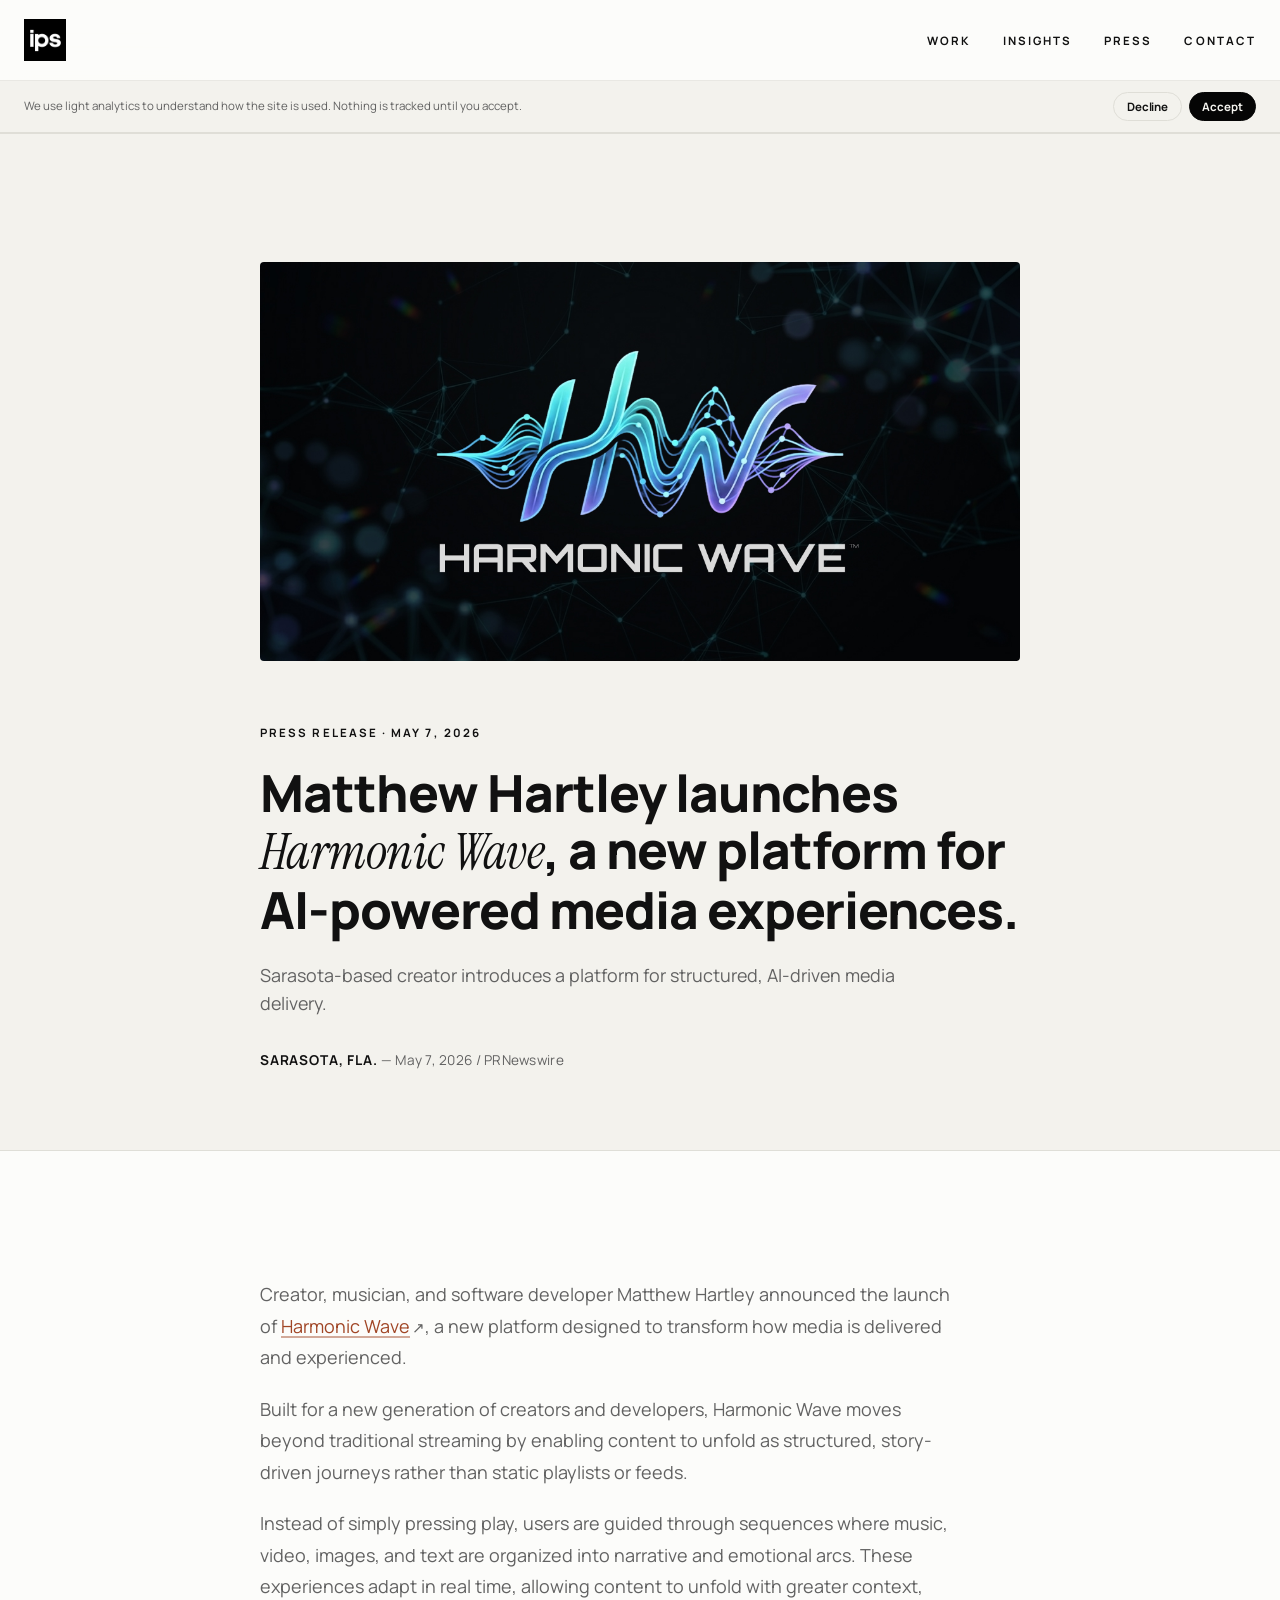
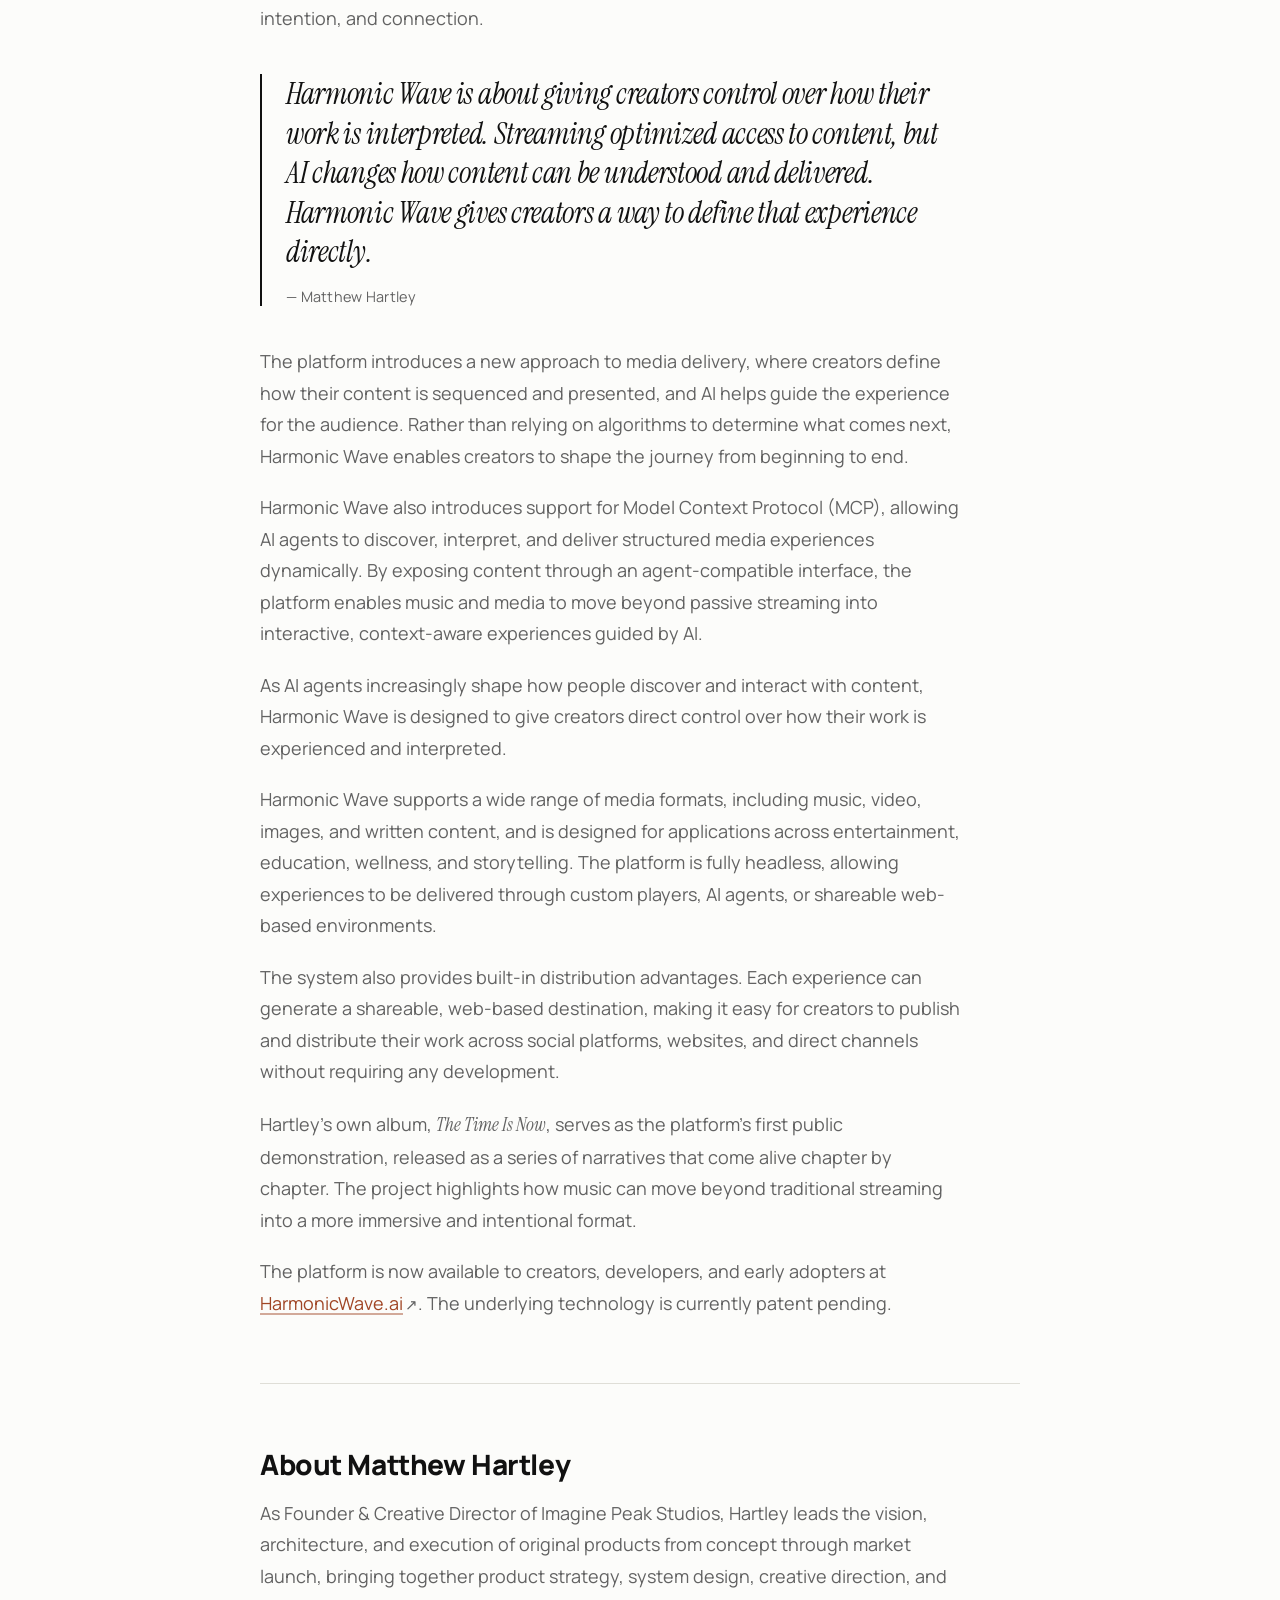
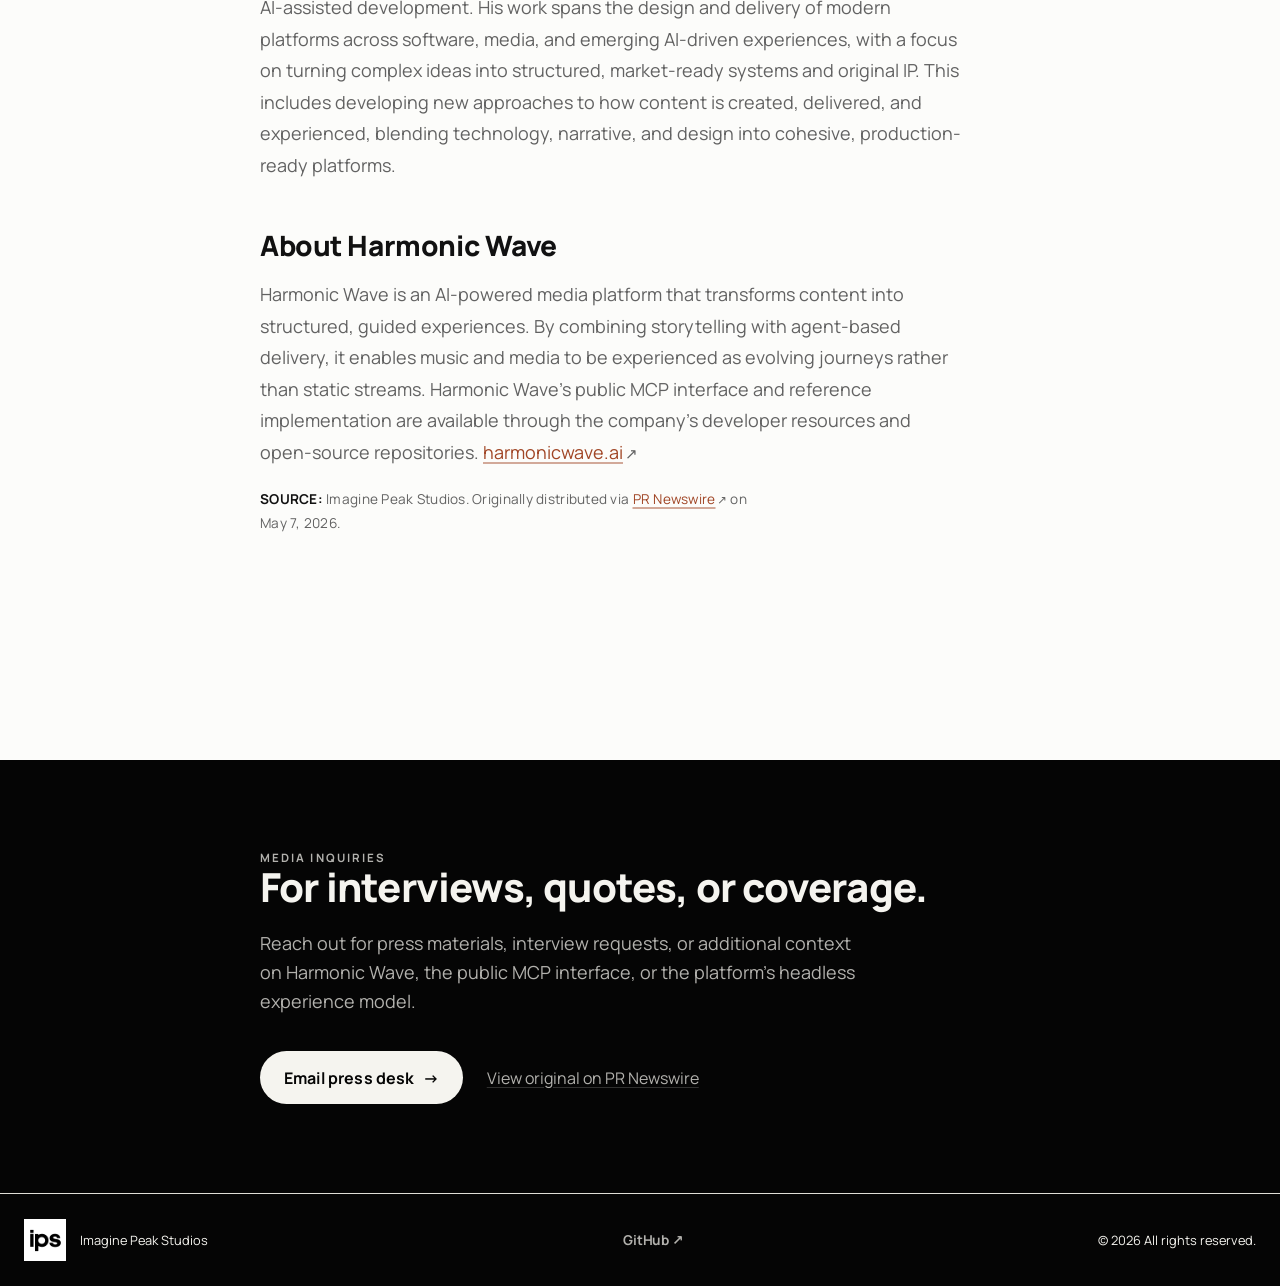
<file: press/harmonic-wave-launch.html>
<!DOCTYPE html>
<html lang="en" class="no-js">
  <head>
    <meta charset="UTF-8" />
    <meta name="viewport" content="width=device-width, initial-scale=1.0" />
    <title>Matthew Hartley launches Harmonic Wave, a new platform for AI-powered media experiences · Press · Imagine Peak Studios</title>
    <meta
      name="description"
      content="Press release: Matthew Hartley launches Harmonic Wave, a new platform that transforms how media is delivered and experienced — structured, AI-driven experiences with native MCP support for agent-based delivery."
    />
    <meta name="author" content="Imagine Peak Studios" />
    <meta name="robots" content="index, follow" />
    <link rel="canonical" href="https://imaginepeakstudios.com/press/harmonic-wave-launch" />
    <link rel="alternate" type="text/markdown" href="https://imaginepeakstudios.com/press/harmonic-wave-launch.md" title="Markdown version" />

    <meta property="og:type" content="article" />
    <meta property="og:site_name" content="Imagine Peak Studios" />
    <meta property="og:title" content="Matthew Hartley launches Harmonic Wave, a new platform for AI-powered media experiences" />
    <meta
      property="og:description"
      content="Sarasota-based creator introduces a platform for structured, AI-driven media delivery — with native Model Context Protocol support."
    />
    <meta property="og:url" content="https://imaginepeakstudios.com/press/harmonic-wave-launch" />
    <meta
      property="og:image"
      content="https://imaginepeakstudios.com/harmonic-wave-og-image.jpg"
    />
    <meta property="og:image:width" content="1200" />
    <meta property="og:image:height" content="630" />
    <meta property="og:image:alt" content="Harmonic Wave — AI-powered media experience platform" />
    <meta property="article:author" content="Matthew Hartley" />
    <meta property="article:publisher" content="Imagine Peak Studios" />
    <meta property="article:published_time" content="2026-05-07" />

    <meta name="twitter:card" content="summary_large_image" />
    <meta name="twitter:title" content="Matthew Hartley launches Harmonic Wave, a new platform for AI-powered media experiences" />
    <meta
      name="twitter:description"
      content="Sarasota-based creator introduces a platform for structured, AI-driven media delivery — with native Model Context Protocol support."
    />
    <meta
      name="twitter:image"
      content="https://imaginepeakstudios.com/harmonic-wave-og-image.jpg"
    />
    <meta name="twitter:image:alt" content="Harmonic Wave — AI-powered media experience platform" />
    <meta name="theme-color" content="#050505" />

    <!-- Google tag (gtag.js) with Consent Mode v2 — mirrors main site -->
    <script>
      window.dataLayer = window.dataLayer || [];
      function gtag(){dataLayer.push(arguments);}

      var ipsConsent = null;
      try { ipsConsent = localStorage.getItem('ips-consent'); } catch (e) {}

      gtag('consent', 'default', {
        ad_storage: ipsConsent === 'granted' ? 'granted' : 'denied',
        ad_user_data: ipsConsent === 'granted' ? 'granted' : 'denied',
        ad_personalization: ipsConsent === 'granted' ? 'granted' : 'denied',
        analytics_storage: ipsConsent === 'granted' ? 'granted' : 'denied',
        functionality_storage: 'granted',
        personalization_storage: ipsConsent === 'granted' ? 'granted' : 'denied',
        security_storage: 'granted'
      });

      gtag('js', new Date());
      gtag('config', 'G-YC7JVM7M4E');
    </script>
    <script async src="https://www.googletagmanager.com/gtag/js?id=G-YC7JVM7M4E"></script>

    <link rel="icon" type="image/png" sizes="32x32" href="/favicon-32x32.png" />
    <link rel="icon" type="image/png" sizes="16x16" href="/favicon-16x16.png" />
    <link rel="apple-touch-icon" sizes="180x180" href="/apple-touch-icon.png" />

    <link rel="preconnect" href="https://fonts.googleapis.com" />
    <link rel="preconnect" href="https://fonts.gstatic.com" crossorigin />
    <link
      href="https://fonts.googleapis.com/css2?family=Manrope:wght@500;700;800&family=Instrument+Serif:ital@1&display=swap"
      rel="stylesheet"
    />
    <link rel="stylesheet" href="/styles.css" />

    <script>
      document.documentElement.classList.remove("no-js");
    </script>

    <script type="application/ld+json">
      {
        "@context": "https://schema.org",
        "@type": "NewsArticle",
        "headline": "Matthew Hartley Launches Harmonic Wave, a New Platform for AI-Powered Media Experiences",
        "description": "Sarasota-based creator introduces a platform for structured, AI-driven media delivery — with native Model Context Protocol support.",
        "datePublished": "2026-05-07",
        "url": "https://imaginepeakstudios.com/press/harmonic-wave-launch",
        "author": {
          "@type": "Organization",
          "name": "Imagine Peak Studios",
          "url": "https://imaginepeakstudios.com/"
        },
        "publisher": {
          "@type": "Organization",
          "name": "Imagine Peak Studios",
          "url": "https://imaginepeakstudios.com/",
          "logo": {
            "@type": "ImageObject",
            "url": "https://imaginepeakstudios.com/imagine_peak_studios_icon_800x800.png"
          }
        },
        "image": "https://imaginepeakstudios.com/harmonic-wave-og-image.jpg",
        "mainEntityOfPage": "https://imaginepeakstudios.com/press/harmonic-wave-launch"
      }
    </script>

    <style>
      /* -----------------------------------------------------------------
         Press-release page — extends styles.css design tokens.
         Mirrors the brief's editorial polish; adapts type for release format.
         ----------------------------------------------------------------- */

      .release-hero {
        background: var(--bg-soft, #f3f2ed);
        padding-top: clamp(5rem, 10vw, 8rem);
        padding-bottom: clamp(3rem, 6vw, 5rem);
      }

      .release-hero .eyebrow {
        margin-bottom: 1.5rem;
      }

      /* Release artwork banner — hero image for this release */
      .release-hero-banner {
        width: 100%;
        margin: 0 0 clamp(2.5rem, 5vw, 4rem);
        display: block;
        overflow: hidden;
        border-radius: 4px;
        background: var(--ink, #050505);
      }

      .release-hero-banner img {
        display: block;
        width: 100%;
        height: auto;
        aspect-ratio: 1200 / 630;
        object-fit: cover;
      }

      .release-title {
        font-family: 'Manrope', system-ui, -apple-system, sans-serif;
        font-weight: 800;
        font-size: clamp(2rem, 4vw, 3.2rem);
        line-height: 1.12;
        letter-spacing: -0.02em;
        color: var(--text, #111111);
        margin: 0 0 1.5rem;
        max-width: 36ch;
      }

      .release-title em {
        font-family: 'Instrument Serif', Georgia, serif;
        font-style: italic;
        font-weight: 400;
        letter-spacing: -0.01em;
      }

      .release-deck {
        font-family: 'Manrope', system-ui, sans-serif;
        font-size: clamp(1.05rem, 1.4vw, 1.25rem);
        line-height: 1.55;
        color: var(--muted, #626262);
        max-width: 60ch;
        margin: 0 0 2rem;
      }

      .release-dateline {
        font-size: 0.85rem;
        letter-spacing: 0.02em;
        color: var(--muted, #626262);
        text-transform: none;
        margin: 0;
      }

      .release-dateline strong {
        color: var(--text, #111111);
        font-weight: 700;
        text-transform: uppercase;
        letter-spacing: 0.06em;
      }

      /* Article body — same rhythm as briefs */
      .release-body {
        font-size: 1.125rem;
        line-height: 1.65;
        color: var(--text, #111111);
      }

      .release-body p,
      .release-body ul {
        max-width: 64ch;
      }

      .release-body h2 {
        font-family: 'Manrope', system-ui, sans-serif;
        font-weight: 800;
        font-size: clamp(1.4rem, 2.2vw, 1.75rem);
        line-height: 1.2;
        letter-spacing: -0.015em;
        margin: 3rem 0 1rem;
        max-width: none;
      }

      .release-body h2:first-child {
        margin-top: 0;
      }

      .release-body p {
        margin: 0 0 1.25rem;
      }

      .release-body p + p {
        margin-top: 0;
      }

      .release-body strong {
        font-weight: 700;
        color: var(--text, #111111);
      }

      .release-body em {
        font-family: 'Instrument Serif', Georgia, serif;
        font-style: italic;
        font-weight: 400;
        font-size: 1.08em;
      }

      .release-body a {
        color: #a04525;
        text-decoration: underline;
        text-underline-offset: 3px;
        text-decoration-thickness: 1.5px;
        text-decoration-color: rgba(160, 69, 37, 0.45);
        transition: color 0.2s ease, text-decoration-color 0.2s ease, text-decoration-thickness 0.2s ease;
      }

      .release-body a:hover {
        color: #7a3318;
        text-decoration-color: #7a3318;
        text-decoration-thickness: 2px;
      }

      .release-body a[href^="http"]::after,
      .release-body a[href^="//"]::after {
        content: "↗";
        display: inline-block;
        margin-left: 0.15em;
        font-size: 0.85em;
        text-decoration: none;
        color: var(--muted, #626262);
      }

      /* Pull-quote */
      .release-pullquote {
        font-family: 'Instrument Serif', Georgia, serif;
        font-style: italic;
        font-weight: 400;
        font-size: clamp(1.4rem, 2.4vw, 1.9rem);
        line-height: 1.3;
        letter-spacing: -0.01em;
        color: var(--text, #111111);
        margin: 2.5rem 0;
        padding-left: 1.5rem;
        border-left: 2px solid var(--text, #111111);
        max-width: 50ch;
      }

      .release-pullquote-attr {
        display: block;
        margin-top: 1rem;
        font-family: 'Manrope', system-ui, sans-serif;
        font-style: normal;
        font-size: 0.9rem;
        letter-spacing: 0.02em;
        color: var(--muted, #626262);
      }

      .release-rule {
        border: 0;
        border-top: 1px solid var(--rule, #dfded7);
        margin: clamp(3rem, 5vw, 5rem) 0;
      }

      .release-boilerplate {
        margin-top: clamp(3rem, 5vw, 4rem);
      }

      .release-source {
        margin-top: 2rem;
        font-family: 'Manrope', system-ui, sans-serif;
        font-size: 0.85rem;
        letter-spacing: 0.02em;
        color: var(--muted, #626262);
      }

      /* Contrast CTA — deep ink */
      .release-cta {
        background: var(--ink, #050505);
        color: var(--light-ink, #f5f4ef);
        padding: clamp(4rem, 7vw, 6rem) 0;
        margin-top: clamp(4rem, 6vw, 6rem);
      }

      .release-cta .eyebrow {
        color: var(--light-muted, rgba(245, 244, 239, 0.72));
      }

      .release-cta h2 {
        font-family: 'Manrope', system-ui, sans-serif;
        font-weight: 800;
        font-size: clamp(1.8rem, 3.2vw, 2.5rem);
        line-height: 1.1;
        letter-spacing: -0.02em;
        color: var(--light-ink, #f5f4ef);
        margin: 0 0 1.25rem;
        max-width: 26ch;
      }

      .release-cta-deck {
        font-size: 1.125rem;
        line-height: 1.6;
        color: var(--light-muted, rgba(245, 244, 239, 0.72));
        max-width: 56ch;
        margin: 0 0 2.25rem;
      }

      .release-cta-actions {
        display: flex;
        flex-wrap: wrap;
        gap: 1rem 1.5rem;
        align-items: center;
      }

      .release-cta-btn {
        display: inline-flex;
        align-items: center;
        gap: 0.5rem;
        padding: 0.95rem 1.5rem;
        background: var(--light-ink, #f5f4ef);
        color: var(--ink, #050505);
        font-weight: 700;
        font-size: 1rem;
        letter-spacing: 0.01em;
        text-decoration: none;
        border-radius: 999px;
        transition: transform 0.2s ease, opacity 0.2s ease;
      }

      @media (hover: hover) and (pointer: fine) {
        .release-cta-btn:hover {
          transform: translateY(-1px);
          opacity: 0.92;
        }
      }

      .release-cta-secondary {
        color: var(--light-muted, rgba(245, 244, 239, 0.72));
        text-decoration: underline;
        text-underline-offset: 3px;
        text-decoration-color: var(--light-rule, rgba(245, 244, 239, 0.18));
        transition: color 0.2s ease, text-decoration-color 0.2s ease;
      }

      @media (hover: hover) and (pointer: fine) {
        .release-cta-secondary:hover {
          color: var(--light-ink, #f5f4ef);
          text-decoration-color: var(--light-ink, #f5f4ef);
        }
      }

      @media (max-width: 720px) {
        .release-pullquote {
          padding-left: 1rem;
          margin: 2rem 0;
        }

        .release-cta-actions {
          flex-direction: column;
          align-items: flex-start;
          gap: 1rem;
        }

        .release-cta-btn {
          width: 100%;
          justify-content: center;
        }

        /* Hide external-link ↗ glyph on mobile — Manrope doesn't ship U+2197 */
        .release-body a[href^="http"]::after,
        .release-body a[href^="//"]::after {
          content: none;
        }
      }
    </style>
  </head>
  <body>
    <a class="skip-link" href="#release">Skip to main content</a>

    <header class="site-header">
      <div class="shell header-shell">
        <a class="brand-mark" href="/" aria-label="Imagine Peak Studios home">
          <img
            src="/imagine_peak_studios_icon_800x800.png"
            alt="Imagine Peak Studios"
            width="42"
            height="42"
            decoding="async"
          />
        </a>
        <button
          class="nav-toggle"
          type="button"
          aria-expanded="false"
          aria-controls="site-nav"
          aria-label="Open menu"
        >
          <span class="nav-toggle-bars" aria-hidden="true">
            <span></span>
            <span></span>
            <span></span>
          </span>
        </button>
        <nav id="site-nav" class="site-nav" aria-label="Primary">
          <a href="/#projects">Work</a>
          <a href="/insights/">Insights</a>
          <a href="/press/">Press</a>
          <a href="/#contact">Contact</a>
        </nav>
      </div>
    </header>
    <div class="nav-backdrop" hidden></div>

    <main id="release">
      <article>
        <section class="section release-hero ambient-section">
          <div class="shell reading-shell">
            <figure class="release-hero-banner">
              <img
                src="/harmonic-wave-og-image.jpg"
                alt="Harmonic Wave — AI-powered media experience platform"
                width="1200"
                height="630"
                fetchpriority="high"
                decoding="async"
              />
            </figure>
            <div class="eyebrow">Press release · May 7, 2026</div>
            <h1 class="release-title">Matthew Hartley launches <em>Harmonic Wave</em>, a new platform for AI-powered media experiences.</h1>
            <p class="release-deck">
              Sarasota-based creator introduces a platform for structured, AI-driven media delivery.
            </p>
            <p class="release-dateline">
              <strong>Sarasota, Fla.</strong> — May 7, 2026 / PRNewswire
            </p>
          </div>
        </section>

        <section class="section ambient-section">
          <div class="shell reading-shell">
            <div class="release-body">

              <p>
                Creator, musician, and software developer Matthew Hartley announced the launch of <a href="https://harmonicwave.ai" target="_blank" rel="noopener noreferrer">Harmonic Wave</a>, a new platform designed to transform how media is delivered and experienced.
              </p>

              <p>
                Built for a new generation of creators and developers, Harmonic Wave moves beyond traditional streaming by enabling content to unfold as structured, story-driven journeys rather than static playlists or feeds.
              </p>

              <p>
                Instead of simply pressing play, users are guided through sequences where music, video, images, and text are organized into narrative and emotional arcs. These experiences adapt in real time, allowing content to unfold with greater context, intention, and connection.
              </p>

              <blockquote class="release-pullquote">
                Harmonic Wave is about giving creators control over how their work is interpreted. Streaming optimized access to content, but AI changes how content can be understood and delivered. Harmonic Wave gives creators a way to define that experience directly.
                <span class="release-pullquote-attr">— Matthew Hartley</span>
              </blockquote>

              <p>
                The platform introduces a new approach to media delivery, where creators define how their content is sequenced and presented, and AI helps guide the experience for the audience. Rather than relying on algorithms to determine what comes next, Harmonic Wave enables creators to shape the journey from beginning to end.
              </p>

              <p>
                Harmonic Wave also introduces support for Model Context Protocol (MCP), allowing AI agents to discover, interpret, and deliver structured media experiences dynamically. By exposing content through an agent-compatible interface, the platform enables music and media to move beyond passive streaming into interactive, context-aware experiences guided by AI.
              </p>

              <p>
                As AI agents increasingly shape how people discover and interact with content, Harmonic Wave is designed to give creators direct control over how their work is experienced and interpreted.
              </p>

              <p>
                Harmonic Wave supports a wide range of media formats, including music, video, images, and written content, and is designed for applications across entertainment, education, wellness, and storytelling. The platform is fully headless, allowing experiences to be delivered through custom players, AI agents, or shareable web-based environments.
              </p>

              <p>
                The system also provides built-in distribution advantages. Each experience can generate a shareable, web-based destination, making it easy for creators to publish and distribute their work across social platforms, websites, and direct channels without requiring any development.
              </p>

              <p>
                Hartley's own album, <em>The Time Is Now</em>, serves as the platform's first public demonstration, released as a series of narratives that come alive chapter by chapter. The project highlights how music can move beyond traditional streaming into a more immersive and intentional format.
              </p>

              <p>
                The platform is now available to creators, developers, and early adopters at <a href="https://harmonicwave.ai" target="_blank" rel="noopener noreferrer">HarmonicWave.ai</a>. The underlying technology is currently patent pending.
              </p>

              <hr class="release-rule" />

              <div class="release-boilerplate">
                <h2>About Matthew Hartley</h2>
                <p>
                  As Founder &amp; Creative Director of Imagine Peak Studios, Hartley leads the vision, architecture, and execution of original products from concept through market launch, bringing together product strategy, system design, creative direction, and AI-assisted development. His work spans the design and delivery of modern platforms across software, media, and emerging AI-driven experiences, with a focus on turning complex ideas into structured, market-ready systems and original IP. This includes developing new approaches to how content is created, delivered, and experienced, blending technology, narrative, and design into cohesive, production-ready platforms.
                </p>

                <h2>About Harmonic Wave</h2>
                <p>
                  Harmonic Wave is an AI-powered media platform that transforms content into structured, guided experiences. By combining storytelling with agent-based delivery, it enables music and media to be experienced as evolving journeys rather than static streams. Harmonic Wave's public MCP interface and reference implementation are available through the company's developer resources and open-source repositories. <a href="https://harmonicwave.ai/" target="_blank" rel="noopener noreferrer">harmonicwave.ai</a>
                </p>
              </div>

              <p class="release-source">
                <strong>SOURCE:</strong> Imagine Peak Studios. Originally distributed via <a href="https://www.prnewswire.com/news-releases/matthew-hartley-launches-harmonic-wave-a-new-platform-for-ai-powered-media-experiences-302765778.html" target="_blank" rel="noopener noreferrer">PR Newswire</a> on May 7, 2026.
              </p>

            </div>
          </div>
        </section>

        <section class="release-cta">
          <div class="shell reading-shell">
            <div class="eyebrow">Media inquiries</div>
            <h2>For interviews, quotes, or coverage.</h2>
            <p class="release-cta-deck">
              Reach out for press materials, interview requests, or additional context on Harmonic Wave, the public MCP interface, or the platform's headless experience model.
            </p>
            <div class="release-cta-actions">
              <a
                class="release-cta-btn"
                href="mailto:hello@imaginepeakstudios.com?subject=Press%20inquiry%20%E2%80%94%20Harmonic%20Wave%20launch"
              >
                Email press desk <span class="arrow-glyph" aria-hidden="true">→&#xFE0E;</span>
              </a>
              <a
                class="release-cta-secondary"
                href="https://www.prnewswire.com/news-releases/matthew-hartley-launches-harmonic-wave-a-new-platform-for-ai-powered-media-experiences-302765778.html"
                target="_blank"
                rel="noopener noreferrer"
              >
                View original on PR Newswire
              </a>
            </div>
          </div>
        </section>
      </article>
    </main>

    <footer class="site-footer">
      <div class="shell footer-shell">
        <a class="footer-brand" href="/" aria-label="Imagine Peak Studios home">
          <img
            class="footer-icon"
            src="/imagine_peak_studios_icon_800x800.png"
            alt=""
            width="42"
            height="42"
            loading="lazy"
            decoding="async"
          />
          <p>Imagine Peak Studios</p>
        </a>
        <nav class="footer-links" aria-label="Secondary">
          <a href="https://github.com/imaginepeakstudios" target="_blank" rel="noopener noreferrer">GitHub <span class="arrow-glyph" aria-hidden="true">↗&#xFE0E;</span></a>
        </nav>
        <p class="footer-meta"><small>&copy; 2026 All rights reserved.</small></p>
      </div>
    </footer>

    <aside
      class="consent-banner"
      id="consent-banner"
      role="region"
      aria-live="polite"
      aria-label="Privacy preferences"
      hidden
    >
      <div class="shell consent-shell">
        <p class="consent-copy">
          We use light analytics to understand how the site is used. Nothing is tracked until you accept.
        </p>
        <div class="consent-actions">
          <button type="button" class="consent-btn consent-decline" data-consent="denied">Decline</button>
          <button type="button" class="consent-btn consent-accept" data-consent="granted">Accept</button>
        </div>
      </div>
    </aside>

    <script src="/script.js"></script>
  </body>
</html>
</file>
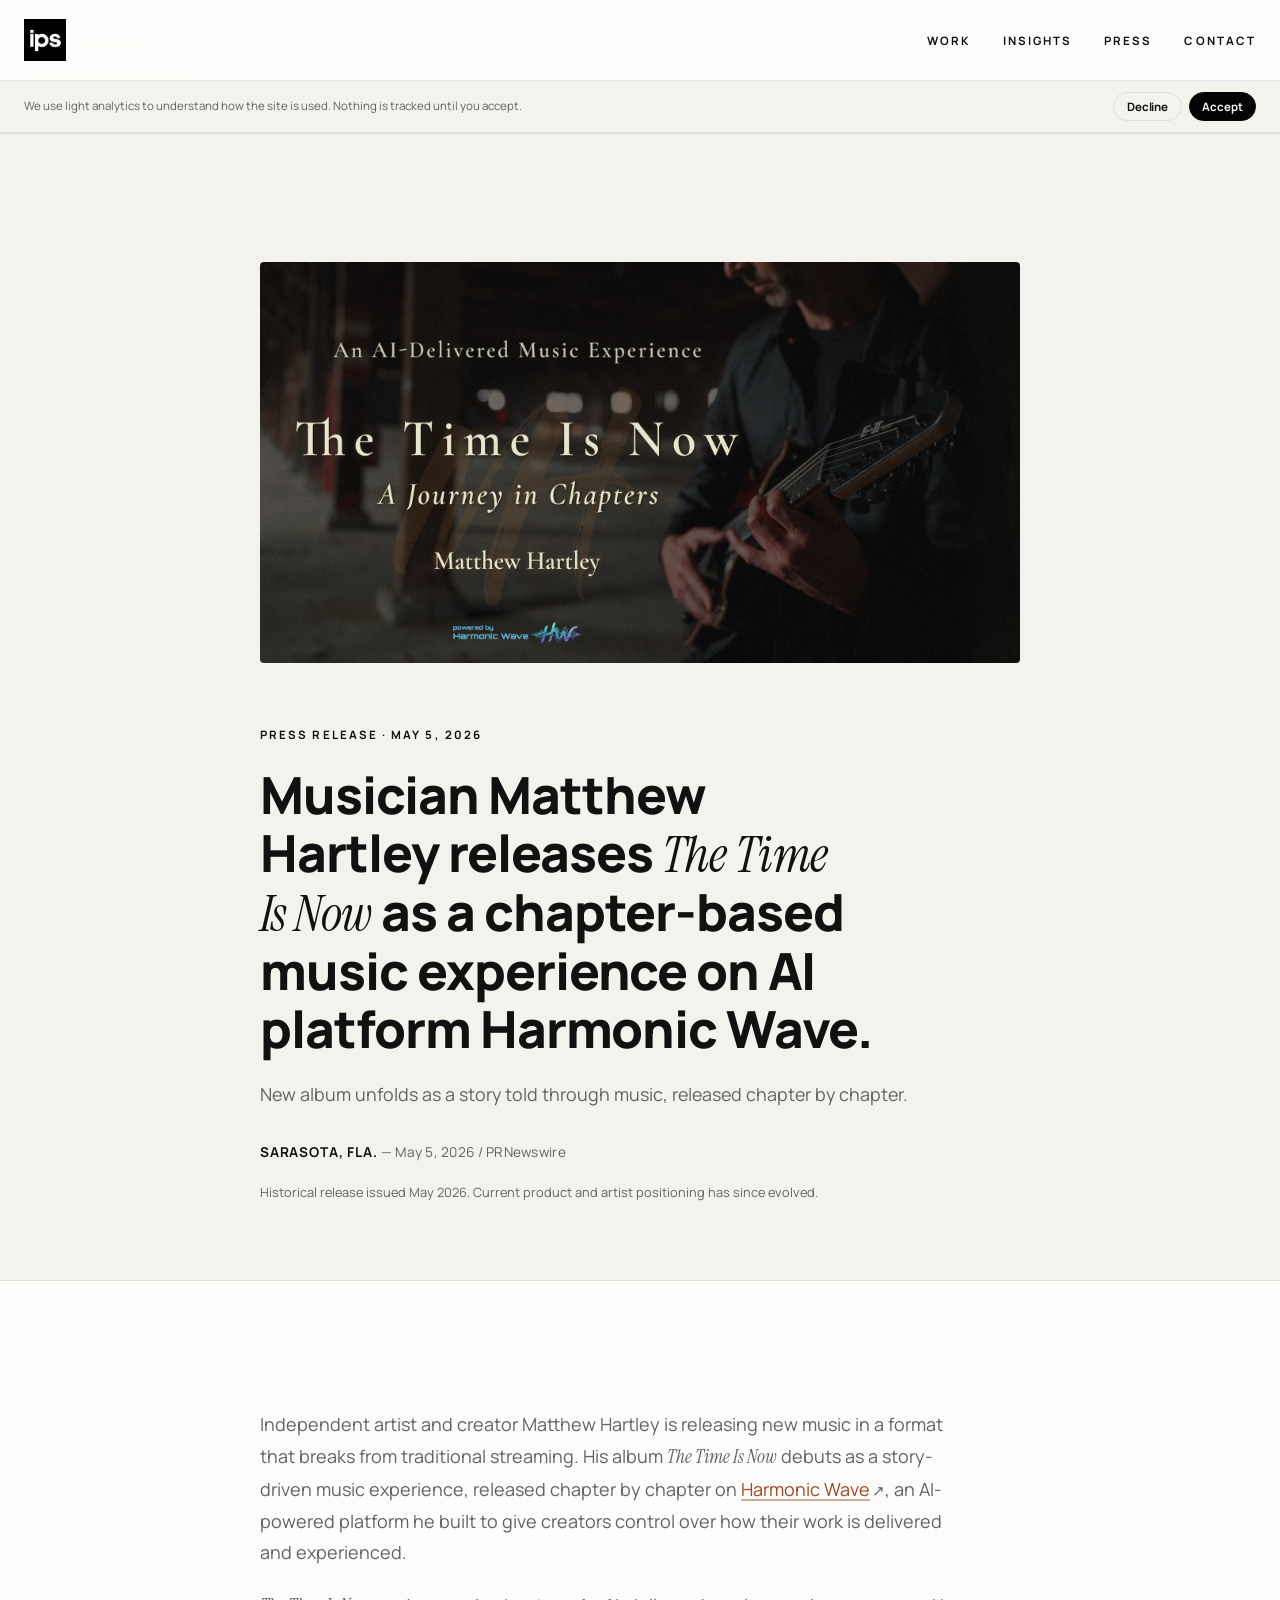
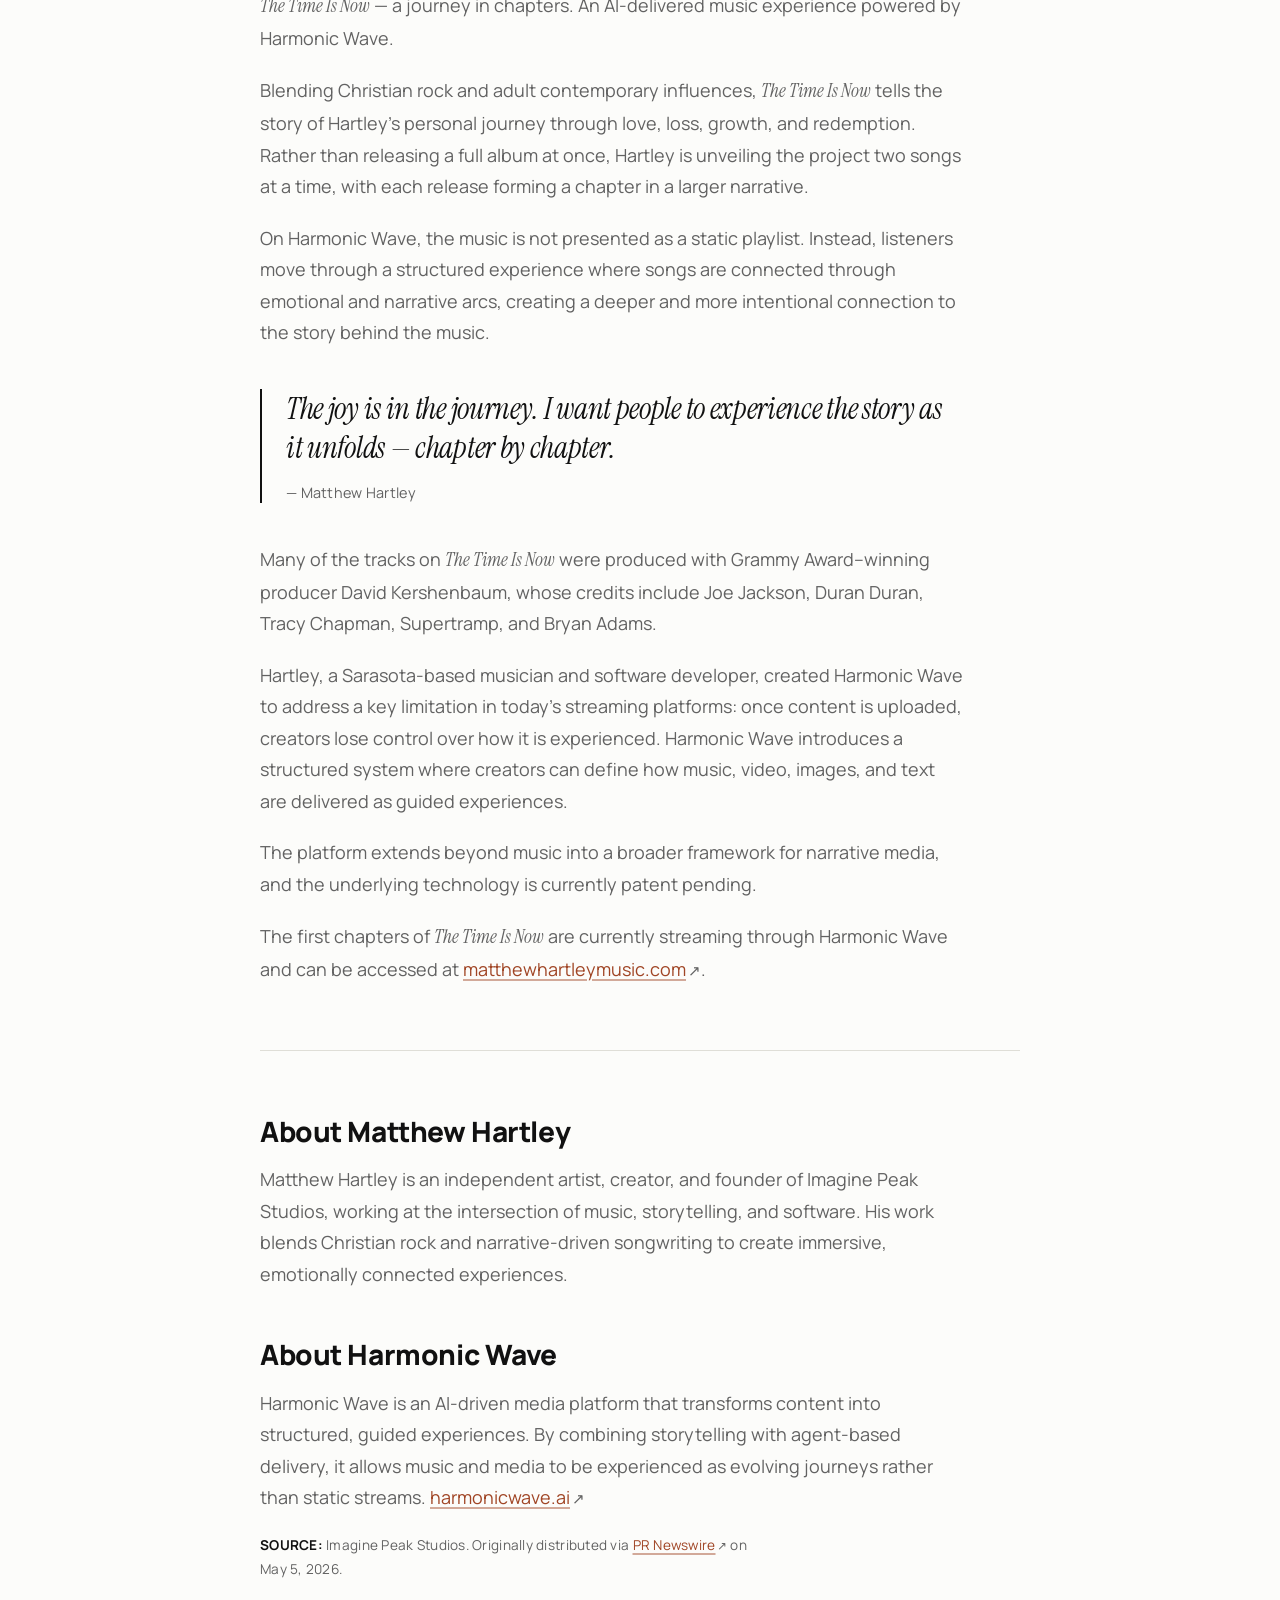
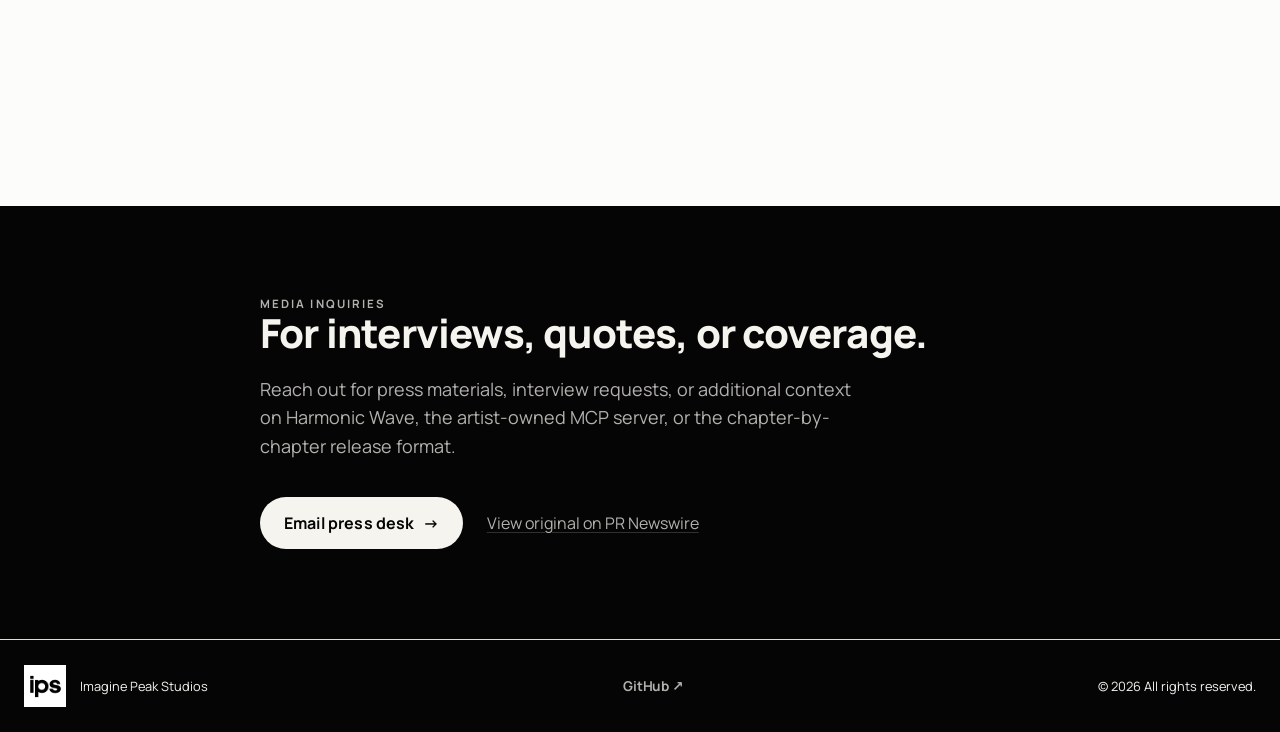
<file: press/the-time-is-now-launch.html>
<!DOCTYPE html>
<html lang="en" class="no-js">
  <head>
    <meta charset="UTF-8" />
    <meta name="viewport" content="width=device-width, initial-scale=1.0" />
    <title>Matthew Hartley releases The Time Is Now — chapter by chapter on Harmonic Wave · Press · Imagine Peak Studios</title>
    <meta
      name="description"
      content="Press release: Independent artist Matthew Hartley releases The Time Is Now as a story-driven, chapter-based music experience on Harmonic Wave, the AI-powered platform he built to give creators control over how their work is delivered."
    />
    <meta name="author" content="Imagine Peak Studios" />
    <meta name="robots" content="index, follow" />
    <link rel="canonical" href="https://imaginepeakstudios.com/press/the-time-is-now-launch" />
    <link rel="alternate" type="text/markdown" href="https://imaginepeakstudios.com/press/the-time-is-now-launch.md" title="Markdown version" />

    <meta property="og:type" content="article" />
    <meta property="og:site_name" content="Imagine Peak Studios" />
    <meta property="og:title" content="Matthew Hartley releases The Time Is Now — chapter by chapter on Harmonic Wave" />
    <meta
      property="og:description"
      content="New album unfolds as a story told through music, released chapter by chapter on Harmonic Wave."
    />
    <meta property="og:url" content="https://imaginepeakstudios.com/press/the-time-is-now-launch" />
    <meta
      property="og:image"
      content="https://imaginepeakstudios.com/the-time-is-now-ai-music-experience-matthew-hartley.jpg"
    />
    <meta property="og:image:width" content="1920" />
    <meta property="og:image:height" content="1014" />
    <meta property="og:image:alt" content="The Time Is Now — A Journey in Chapters · Matthew Hartley · powered by Harmonic Wave" />
    <meta property="article:author" content="Matthew Hartley" />
    <meta property="article:publisher" content="Imagine Peak Studios" />
    <meta property="article:published_time" content="2026-05-05" />

    <meta name="twitter:card" content="summary_large_image" />
    <meta name="twitter:title" content="Matthew Hartley releases The Time Is Now on Harmonic Wave" />
    <meta
      name="twitter:description"
      content="New album unfolds as a story told through music, released chapter by chapter on Harmonic Wave."
    />
    <meta
      name="twitter:image"
      content="https://imaginepeakstudios.com/the-time-is-now-ai-music-experience-matthew-hartley.jpg"
    />
    <meta name="twitter:image:alt" content="The Time Is Now — A Journey in Chapters · Matthew Hartley · powered by Harmonic Wave" />
    <meta name="theme-color" content="#050505" />

    <!-- Google tag (gtag.js) with Consent Mode v2 — mirrors main site -->
    <script>
      window.dataLayer = window.dataLayer || [];
      function gtag(){dataLayer.push(arguments);}

      var ipsConsent = null;
      try { ipsConsent = localStorage.getItem('ips-consent'); } catch (e) {}

      gtag('consent', 'default', {
        ad_storage: ipsConsent === 'granted' ? 'granted' : 'denied',
        ad_user_data: ipsConsent === 'granted' ? 'granted' : 'denied',
        ad_personalization: ipsConsent === 'granted' ? 'granted' : 'denied',
        analytics_storage: ipsConsent === 'granted' ? 'granted' : 'denied',
        functionality_storage: 'granted',
        personalization_storage: ipsConsent === 'granted' ? 'granted' : 'denied',
        security_storage: 'granted'
      });

      gtag('js', new Date());
      gtag('config', 'G-YC7JVM7M4E');
    </script>
    <script async src="https://www.googletagmanager.com/gtag/js?id=G-YC7JVM7M4E"></script>

    <link rel="icon" type="image/png" sizes="32x32" href="/favicon-32x32.png" />
    <link rel="icon" type="image/png" sizes="16x16" href="/favicon-16x16.png" />
    <link rel="apple-touch-icon" sizes="180x180" href="/apple-touch-icon.png" />

    <link rel="preconnect" href="https://fonts.googleapis.com" />
    <link rel="preconnect" href="https://fonts.gstatic.com" crossorigin />
    <link
      href="https://fonts.googleapis.com/css2?family=Manrope:wght@500;700;800&family=Instrument+Serif:ital@1&display=swap"
      rel="stylesheet"
    />
    <link rel="stylesheet" href="/styles.css" />

    <script>
      document.documentElement.classList.remove("no-js");
    </script>

    <script type="application/ld+json">
      {
        "@context": "https://schema.org",
        "@type": "NewsArticle",
        "headline": "Musician Matthew Hartley Releases The Time Is Now as a Chapter-Based Music Experience on AI Platform Harmonic Wave",
        "description": "New album unfolds as a story told through music, released chapter by chapter on Harmonic Wave.",
        "datePublished": "2026-05-05",
        "url": "https://imaginepeakstudios.com/press/the-time-is-now-launch",
        "author": {
          "@type": "Organization",
          "name": "Imagine Peak Studios",
          "url": "https://imaginepeakstudios.com/"
        },
        "publisher": {
          "@type": "Organization",
          "name": "Imagine Peak Studios",
          "url": "https://imaginepeakstudios.com/",
          "logo": {
            "@type": "ImageObject",
            "url": "https://imaginepeakstudios.com/imagine_peak_studios_icon_800x800.png"
          }
        },
        "image": "https://imaginepeakstudios.com/imagine_peak_studios_banner_og.jpg",
        "mainEntityOfPage": "https://imaginepeakstudios.com/press/the-time-is-now-launch"
      }
    </script>

    <style>
      /* -----------------------------------------------------------------
         Press-release page — extends styles.css design tokens.
         Mirrors the brief's editorial polish; adapts type for release format.
         ----------------------------------------------------------------- */

      .release-hero {
        background: var(--bg-soft, #f3f2ed);
        padding-top: clamp(5rem, 10vw, 8rem);
        padding-bottom: clamp(3rem, 6vw, 5rem);
      }

      .release-hero .eyebrow {
        margin-bottom: 1.5rem;
      }

      /* Release artwork banner — album hero image for this release */
      .release-hero-banner {
        width: 100%;
        margin: 0 0 clamp(2.5rem, 5vw, 4rem);
        display: block;
        overflow: hidden;
        border-radius: 4px;
        background: var(--ink, #050505);
      }

      .release-hero-banner img {
        display: block;
        width: 100%;
        height: auto;
        aspect-ratio: 1920 / 1014;
        object-fit: cover;
      }

      .release-title {
        font-family: 'Manrope', system-ui, -apple-system, sans-serif;
        font-weight: 800;
        font-size: clamp(2rem, 4vw, 3.2rem);
        line-height: 1.12;
        letter-spacing: -0.02em;
        color: var(--text, #111111);
        margin: 0 0 1.5rem;
        max-width: 36ch;
      }

      .release-title em {
        font-family: 'Instrument Serif', Georgia, serif;
        font-style: italic;
        font-weight: 400;
        letter-spacing: -0.01em;
      }

      .release-deck {
        font-family: 'Manrope', system-ui, sans-serif;
        font-size: clamp(1.05rem, 1.4vw, 1.25rem);
        line-height: 1.55;
        color: var(--muted, #626262);
        max-width: 60ch;
        margin: 0 0 2rem;
      }

      .release-dateline {
        font-size: 0.85rem;
        letter-spacing: 0.02em;
        color: var(--muted, #626262);
        text-transform: none;
        margin: 0;
      }

      .release-history {
        margin: 1rem 0 0;
        font-size: 0.8rem;
        color: var(--muted, #626262);
      }

      .release-dateline strong {
        color: var(--text, #111111);
        font-weight: 700;
        text-transform: uppercase;
        letter-spacing: 0.06em;
      }

      /* Article body — same rhythm as briefs */
      .release-body {
        font-size: 1.125rem;
        line-height: 1.65;
        color: var(--text, #111111);
      }

      .release-body p,
      .release-body ul {
        max-width: 64ch;
      }

      .release-body h2 {
        font-family: 'Manrope', system-ui, sans-serif;
        font-weight: 800;
        font-size: clamp(1.4rem, 2.2vw, 1.75rem);
        line-height: 1.2;
        letter-spacing: -0.015em;
        margin: 3rem 0 1rem;
        max-width: none;
      }

      .release-body h2:first-child {
        margin-top: 0;
      }

      .release-body p {
        margin: 0 0 1.25rem;
      }

      .release-body p + p {
        margin-top: 0;
      }

      .release-body strong {
        font-weight: 700;
        color: var(--text, #111111);
      }

      .release-body em {
        font-family: 'Instrument Serif', Georgia, serif;
        font-style: italic;
        font-weight: 400;
        font-size: 1.08em;
      }

      .release-body a {
        color: #a04525;
        text-decoration: underline;
        text-underline-offset: 3px;
        text-decoration-thickness: 1.5px;
        text-decoration-color: rgba(160, 69, 37, 0.45);
        transition: color 0.2s ease, text-decoration-color 0.2s ease, text-decoration-thickness 0.2s ease;
      }

      .release-body a:hover {
        color: #7a3318;
        text-decoration-color: #7a3318;
        text-decoration-thickness: 2px;
      }

      .release-body a[href^="http"]::after,
      .release-body a[href^="//"]::after {
        content: "↗";
        display: inline-block;
        margin-left: 0.15em;
        font-size: 0.85em;
        text-decoration: none;
        color: var(--muted, #626262);
      }

      /* Pull-quote */
      .release-pullquote {
        font-family: 'Instrument Serif', Georgia, serif;
        font-style: italic;
        font-weight: 400;
        font-size: clamp(1.4rem, 2.4vw, 1.9rem);
        line-height: 1.3;
        letter-spacing: -0.01em;
        color: var(--text, #111111);
        margin: 2.5rem 0;
        padding-left: 1.5rem;
        border-left: 2px solid var(--text, #111111);
        max-width: 50ch;
      }

      .release-pullquote-attr {
        display: block;
        margin-top: 1rem;
        font-family: 'Manrope', system-ui, sans-serif;
        font-style: normal;
        font-size: 0.9rem;
        letter-spacing: 0.02em;
        color: var(--muted, #626262);
      }

      .release-rule {
        border: 0;
        border-top: 1px solid var(--rule, #dfded7);
        margin: clamp(3rem, 5vw, 5rem) 0;
      }

      .release-boilerplate {
        margin-top: clamp(3rem, 5vw, 4rem);
      }

      .release-source {
        margin-top: 2rem;
        font-family: 'Manrope', system-ui, sans-serif;
        font-size: 0.85rem;
        letter-spacing: 0.02em;
        color: var(--muted, #626262);
      }

      /* Contrast CTA — deep ink */
      .release-cta {
        background: var(--ink, #050505);
        color: var(--light-ink, #f5f4ef);
        padding: clamp(4rem, 7vw, 6rem) 0;
        margin-top: clamp(4rem, 6vw, 6rem);
      }

      .release-cta .eyebrow {
        color: var(--light-muted, rgba(245, 244, 239, 0.72));
      }

      .release-cta h2 {
        font-family: 'Manrope', system-ui, sans-serif;
        font-weight: 800;
        font-size: clamp(1.8rem, 3.2vw, 2.5rem);
        line-height: 1.1;
        letter-spacing: -0.02em;
        color: var(--light-ink, #f5f4ef);
        margin: 0 0 1.25rem;
        max-width: 26ch;
      }

      .release-cta-deck {
        font-size: 1.125rem;
        line-height: 1.6;
        color: var(--light-muted, rgba(245, 244, 239, 0.72));
        max-width: 56ch;
        margin: 0 0 2.25rem;
      }

      .release-cta-actions {
        display: flex;
        flex-wrap: wrap;
        gap: 1rem 1.5rem;
        align-items: center;
      }

      .release-cta-btn {
        display: inline-flex;
        align-items: center;
        gap: 0.5rem;
        padding: 0.95rem 1.5rem;
        background: var(--light-ink, #f5f4ef);
        color: var(--ink, #050505);
        font-weight: 700;
        font-size: 1rem;
        letter-spacing: 0.01em;
        text-decoration: none;
        border-radius: 999px;
        transition: transform 0.2s ease, opacity 0.2s ease;
      }

      @media (hover: hover) and (pointer: fine) {
        .release-cta-btn:hover {
          transform: translateY(-1px);
          opacity: 0.92;
        }
      }

      .release-cta-secondary {
        color: var(--light-muted, rgba(245, 244, 239, 0.72));
        text-decoration: underline;
        text-underline-offset: 3px;
        text-decoration-color: var(--light-rule, rgba(245, 244, 239, 0.18));
        transition: color 0.2s ease, text-decoration-color 0.2s ease;
      }

      @media (hover: hover) and (pointer: fine) {
        .release-cta-secondary:hover {
          color: var(--light-ink, #f5f4ef);
          text-decoration-color: var(--light-ink, #f5f4ef);
        }
      }

      @media (max-width: 720px) {
        .release-pullquote {
          padding-left: 1rem;
          margin: 2rem 0;
        }

        .release-cta-actions {
          flex-direction: column;
          align-items: flex-start;
          gap: 1rem;
        }

        .release-cta-btn {
          width: 100%;
          justify-content: center;
        }

        /* Hide external-link ↗ glyph on mobile — Manrope doesn't ship U+2197 */
        .release-body a[href^="http"]::after,
        .release-body a[href^="//"]::after {
          content: none;
        }
      }
    </style>
  </head>
  <body>
    <a class="skip-link" href="#release">Skip to main content</a>

    <header class="site-header">
      <div class="shell header-shell">
        <a class="brand-mark" href="/" aria-label="Imagine Peak Studios home">
          <img
            src="/imagine_peak_studios_icon_800x800.png"
            alt="Imagine Peak Studios"
            width="42"
            height="42"
            decoding="async"
          />
        </a>
        <button
          class="nav-toggle"
          type="button"
          aria-expanded="false"
          aria-controls="site-nav"
          aria-label="Open menu"
        >
          <span class="nav-toggle-bars" aria-hidden="true">
            <span></span>
            <span></span>
            <span></span>
          </span>
        </button>
        <nav id="site-nav" class="site-nav" aria-label="Primary">
          <a href="/#projects">Work</a>
          <a href="/insights/">Insights</a>
          <a href="/press/">Press</a>
          <a href="/#contact">Contact</a>
        </nav>
      </div>
    </header>
    <div class="nav-backdrop" hidden></div>

    <main id="release">
      <article>
        <section class="section release-hero ambient-section">
          <div class="shell reading-shell">
            <figure class="release-hero-banner">
              <img
                src="/the-time-is-now-ai-music-experience-matthew-hartley.jpg"
                alt="The Time Is Now — A Journey in Chapters · Matthew Hartley · powered by Harmonic Wave"
                width="1920"
                height="1014"
                fetchpriority="high"
                decoding="async"
              />
            </figure>
            <div class="eyebrow">Press release · May 5, 2026</div>
            <h1 class="release-title">Musician Matthew Hartley releases <em>The Time Is Now</em> as a chapter-based music experience on AI platform Harmonic Wave.</h1>
            <p class="release-deck">
              New album unfolds as a story told through music, released chapter by chapter.
            </p>
            <p class="release-dateline">
              <strong>Sarasota, Fla.</strong> — May 5, 2026 / PRNewswire
            </p>
            <p class="release-history">
              Historical release issued May 2026. Current product and artist positioning has since evolved.
            </p>
          </div>
        </section>

        <section class="section ambient-section">
          <div class="shell reading-shell">
            <div class="release-body">

              <p>
                Independent artist and creator Matthew Hartley is releasing new music in a format that breaks from traditional streaming. His album <em>The Time Is Now</em> debuts as a story-driven music experience, released chapter by chapter on <a href="https://harmonicwave.ai" target="_blank" rel="noopener noreferrer">Harmonic Wave</a>, an AI-powered platform he built to give creators control over how their work is delivered and experienced.
              </p>

              <p>
                <em>The Time Is Now</em> — a journey in chapters. An AI-delivered music experience powered by Harmonic Wave.
              </p>

              <p>
                Blending Christian rock and adult contemporary influences, <em>The Time Is Now</em> tells the story of Hartley's personal journey through love, loss, growth, and redemption. Rather than releasing a full album at once, Hartley is unveiling the project two songs at a time, with each release forming a chapter in a larger narrative.
              </p>

              <p>
                On Harmonic Wave, the music is not presented as a static playlist. Instead, listeners move through a structured experience where songs are connected through emotional and narrative arcs, creating a deeper and more intentional connection to the story behind the music.
              </p>

              <blockquote class="release-pullquote">
                The joy is in the journey. I want people to experience the story as it unfolds — chapter by chapter.
                <span class="release-pullquote-attr">— Matthew Hartley</span>
              </blockquote>

              <p>
                Many of the tracks on <em>The Time Is Now</em> were produced with Grammy Award–winning producer David Kershenbaum, whose credits include Joe Jackson, Duran Duran, Tracy Chapman, Supertramp, and Bryan Adams.
              </p>

              <p>
                Hartley, a Sarasota-based musician and software developer, created Harmonic Wave to address a key limitation in today's streaming platforms: once content is uploaded, creators lose control over how it is experienced. Harmonic Wave introduces a structured system where creators can define how music, video, images, and text are delivered as guided experiences.
              </p>

              <p>
                The platform extends beyond music into a broader framework for narrative media, and the underlying technology is currently patent pending.
              </p>

              <p>
                The first chapters of <em>The Time Is Now</em> are currently streaming through Harmonic Wave and can be accessed at <a href="https://matthewhartleymusic.com/" target="_blank" rel="noopener noreferrer">matthewhartleymusic.com</a>.
              </p>

              <hr class="release-rule" />

              <div class="release-boilerplate">
                <h2>About Matthew Hartley</h2>
                <p>
                  Matthew Hartley is an independent artist, creator, and founder of Imagine Peak Studios, working at the intersection of music, storytelling, and software. His work blends Christian rock and narrative-driven songwriting to create immersive, emotionally connected experiences.
                </p>

                <h2>About Harmonic Wave</h2>
                <p>
                  Harmonic Wave is an AI-driven media platform that transforms content into structured, guided experiences. By combining storytelling with agent-based delivery, it allows music and media to be experienced as evolving journeys rather than static streams. <a href="https://harmonicwave.ai/" target="_blank" rel="noopener noreferrer">harmonicwave.ai</a>
                </p>
              </div>

              <p class="release-source">
                <strong>SOURCE:</strong> Imagine Peak Studios. Originally distributed via <a href="https://www.prnewswire.com/news-releases/musician-matthew-hartley-releases-the-time-is-now-as-a-chapter-based-music-experience-on-ai-platform-harmonic-wave-302762866.html" target="_blank" rel="noopener noreferrer">PR Newswire</a> on May 5, 2026.
              </p>

            </div>
          </div>
        </section>

        <section class="release-cta">
          <div class="shell reading-shell">
            <div class="eyebrow">Media inquiries</div>
            <h2>For interviews, quotes, or coverage.</h2>
            <p class="release-cta-deck">
              Reach out for press materials, interview requests, or additional context on Harmonic Wave, the artist-owned MCP server, or the chapter-by-chapter release format.
            </p>
            <div class="release-cta-actions">
              <a
                class="release-cta-btn"
                href="mailto:hello@imaginepeakstudios.com?subject=Press%20inquiry%20%E2%80%94%20The%20Time%20Is%20Now"
              >
                Email press desk <span class="arrow-glyph" aria-hidden="true">→&#xFE0E;</span>
              </a>
              <a
                class="release-cta-secondary"
                href="https://www.prnewswire.com/news-releases/musician-matthew-hartley-releases-the-time-is-now-as-a-chapter-based-music-experience-on-ai-platform-harmonic-wave-302762866.html"
                target="_blank"
                rel="noopener noreferrer"
              >
                View original on PR Newswire
              </a>
            </div>
          </div>
        </section>
      </article>
    </main>

    <footer class="site-footer">
      <div class="shell footer-shell">
        <a class="footer-brand" href="/" aria-label="Imagine Peak Studios home">
          <img
            class="footer-icon"
            src="/imagine_peak_studios_icon_800x800.png"
            alt=""
            width="42"
            height="42"
            loading="lazy"
            decoding="async"
          />
          <p>Imagine Peak Studios</p>
        </a>
        <nav class="footer-links" aria-label="Secondary">
          <a href="https://github.com/imaginepeakstudios" target="_blank" rel="noopener noreferrer">GitHub <span class="arrow-glyph" aria-hidden="true">↗&#xFE0E;</span></a>
        </nav>
        <p class="footer-meta"><small>&copy; 2026 All rights reserved.</small></p>
      </div>
    </footer>

    <aside
      class="consent-banner"
      id="consent-banner"
      role="region"
      aria-live="polite"
      aria-label="Privacy preferences"
      hidden
    >
      <div class="shell consent-shell">
        <p class="consent-copy">
          We use light analytics to understand how the site is used. Nothing is tracked until you accept.
        </p>
        <div class="consent-actions">
          <button type="button" class="consent-btn consent-decline" data-consent="denied">Decline</button>
          <button type="button" class="consent-btn consent-accept" data-consent="granted">Accept</button>
        </div>
      </div>
    </aside>

    <script src="/script.js"></script>
  </body>
</html>
</file>
<file: styles.css>
:root {
  color-scheme: light;
  --bg: #fcfcfa;
  --bg-soft: #f3f2ed;
  --text: #111111;
  --muted: #626262;
  --rule: #dfded7;
  --ink: #050505;
  --light-ink: #f5f4ef;
  --light-muted: rgba(245, 244, 239, 0.72);
  --light-rule: rgba(245, 244, 239, 0.18);
  --container: 1280px;
  --reading: 760px;
  --section-space: 8rem;
  --display: clamp(4.4rem, 9vw, 8.25rem);
  --h2: clamp(2rem, 4vw, 3.4rem);
  --h3: clamp(1.4rem, 2vw, 1.9rem);
  --body: 1.125rem;
  --meta: 0.72rem;
  --focus-ring: 2px solid #1d8fd3;
  --focus-ring-light: 2px solid #99e8f4;
}

.skip-link {
  position: absolute;
  top: -40px;
  left: 12px;
  z-index: 100;
  padding: 10px 16px;
  background: var(--ink);
  color: var(--light-ink);
  font-family: "Manrope", sans-serif;
  font-weight: 700;
  font-size: 0.85rem;
  letter-spacing: 0.05em;
  text-decoration: none;
  border-radius: 6px;
  transition: top 120ms ease;
}

.skip-link:focus {
  top: 12px;
  outline: var(--focus-ring-light);
  outline-offset: 2px;
}

.no-js .reveal-section {
  opacity: 1;
  transform: none;
}

.no-js .motion-up {
  opacity: 1;
  transform: none;
  animation: none;
}

:focus-visible {
  outline: var(--focus-ring);
  outline-offset: 3px;
  border-radius: 2px;
}

.hero :focus-visible,
.site-footer :focus-visible {
  outline: var(--focus-ring-light);
}

*,
*::before,
*::after {
  box-sizing: border-box;
}

html {
  scroll-behavior: smooth;
}

body {
  margin: 0;
  background: var(--bg);
  color: var(--text);
  font-family: "Manrope", sans-serif;
  text-rendering: optimizeLegibility;
  /* Sticky footer — push .site-footer to viewport bottom when content is short */
  min-height: 100vh;
  display: flex;
  flex-direction: column;
}

body > main {
  flex: 1 0 auto;
}

body > .site-footer {
  flex-shrink: 0;
}

/* Footer brand becomes a home link on all pages */
a.footer-brand {
  text-decoration: none;
  color: inherit;
  cursor: pointer;
  transition: opacity 0.2s ease;
}

@media (hover: hover) and (pointer: fine) {
  a.footer-brand:hover {
    opacity: 0.7;
  }
}

body::before {
  content: "";
  position: fixed;
  inset: 0;
  background-image:
    linear-gradient(rgba(17, 17, 17, 0.018) 1px, transparent 1px),
    linear-gradient(90deg, rgba(17, 17, 17, 0.018) 1px, transparent 1px);
  background-size: 32px 32px;
  opacity: 0.18;
  pointer-events: none;
  z-index: -1;
}

body::after {
  content: "";
  position: fixed;
  inset: -10%;
  background:
    radial-gradient(circle at 15% 18%, rgba(17, 17, 17, 0.03), transparent 30%),
    radial-gradient(circle at 82% 42%, rgba(17, 17, 17, 0.025), transparent 28%),
    radial-gradient(circle at 54% 78%, rgba(17, 17, 17, 0.02), transparent 26%);
  pointer-events: none;
  z-index: -1;
  animation: ambientFloat 18s ease-in-out infinite alternate;
  animation-play-state: var(--ambient-play-state, running);
}

img {
  display: block;
  max-width: 100%;
}

a {
  color: inherit;
  text-decoration: none;
}

.shell {
  width: min(calc(100% - 48px), var(--container));
  margin: 0 auto;
}

.reading-shell {
  width: min(calc(100% - 48px), var(--reading));
}

.site-header,
.site-footer,
.section,
.hero {
  position: relative;
}

.site-header {
  background: rgba(252, 252, 250, 0.92);
  backdrop-filter: blur(14px);
  -webkit-backdrop-filter: blur(14px);
  border-bottom: 1px solid rgba(223, 222, 215, 0.65);
  position: sticky;
  top: 0;
  z-index: 20;
}

.header-shell,
.footer-shell {
  display: flex;
  align-items: center;
  justify-content: space-between;
}

.header-shell {
  min-height: 80px;
}

.brand-mark img,
.footer-icon {
  width: 42px;
  height: 42px;
  object-fit: contain;
}

.footer-brand {
  display: flex;
  align-items: center;
  gap: 0.9rem;
}

.site-nav {
  display: flex;
  gap: 2rem;
}

.nav-toggle {
  display: none;
  width: 44px;
  height: 44px;
  padding: 0;
  margin: 0;
  background: transparent;
  border: 1px solid transparent;
  border-radius: 10px;
  cursor: pointer;
  align-items: center;
  justify-content: center;
  color: var(--text);
  transition: border-color 180ms ease, background 180ms ease;
}

.nav-toggle:hover {
  border-color: rgba(17, 17, 17, 0.12);
  background: rgba(17, 17, 17, 0.04);
}

.nav-toggle-bars {
  position: relative;
  display: inline-block;
  width: 22px;
  height: 14px;
}

.nav-toggle-bars span {
  position: absolute;
  left: 0;
  right: 0;
  height: 2px;
  background: currentColor;
  border-radius: 1px;
  transition: transform 220ms cubic-bezier(0.22, 1, 0.36, 1), opacity 180ms ease, top 220ms cubic-bezier(0.22, 1, 0.36, 1);
}

.nav-toggle-bars span:nth-child(1) { top: 0; }
.nav-toggle-bars span:nth-child(2) { top: 6px; }
.nav-toggle-bars span:nth-child(3) { top: 12px; }

.nav-toggle[aria-expanded="true"] .nav-toggle-bars span:nth-child(1) {
  top: 6px;
  transform: rotate(45deg);
}

.nav-toggle[aria-expanded="true"] .nav-toggle-bars span:nth-child(2) {
  opacity: 0;
}

.nav-toggle[aria-expanded="true"] .nav-toggle-bars span:nth-child(3) {
  top: 6px;
  transform: rotate(-45deg);
}

.nav-backdrop {
  position: fixed;
  inset: 0;
  background: rgba(5, 5, 5, 0.42);
  backdrop-filter: blur(4px);
  -webkit-backdrop-filter: blur(4px);
  opacity: 0;
  pointer-events: none;
  z-index: 18;
  transition: opacity 260ms ease;
}

.nav-backdrop.is-visible {
  opacity: 1;
  pointer-events: auto;
}

body.nav-open {
  overflow: hidden;
}

.site-nav a,
.eyebrow,
.project-meta {
  font-size: var(--meta);
  font-weight: 700;
  letter-spacing: 0.18em;
  text-transform: uppercase;
}

.site-nav a {
  position: relative;
}

.site-nav a::after,
.text-link::after {
  content: "";
  position: absolute;
  left: 0;
  bottom: -0.3rem;
  width: 100%;
  height: 1px;
  background: currentColor;
  transform: scaleX(0);
  transform-origin: left;
  transition: transform 180ms ease;
}

.site-nav a:hover::after,
.text-link:hover::after {
  transform: scaleX(1);
}

.hero {
  padding: 8.5rem 0 6rem;
  background: var(--ink);
  color: var(--light-ink);
  overflow: hidden;
}

.hero::before {
  content: "";
  position: absolute;
  inset: 0;
  background:
    radial-gradient(circle at top right, rgba(255, 255, 255, 0.11), transparent 34%),
    radial-gradient(circle at 16% 72%, rgba(255, 255, 255, 0.06), transparent 26%),
    linear-gradient(180deg, rgba(255, 255, 255, 0.02), transparent 45%);
  pointer-events: none;
  animation: heroGlow 12s ease-in-out infinite alternate;
  animation-play-state: var(--ambient-play-state, running);
}

.hero::after {
  content: none;
}

.hero-shell {
  display: grid;
  gap: 2rem;
  position: relative;
  z-index: 1;
}

.hero-grid {
  display: grid;
  grid-template-columns: minmax(0, 1.7fr) minmax(300px, 0.62fr);
  gap: 3.25rem;
  align-items: center;
  min-height: 60vh;
}

h1,
h2,
h3,
p {
  margin: 0;
}

h1,
h2,
h3 {
  color: var(--text);
}

.hero h1,
.hero .eyebrow,
.hero .hero-note,
.hero .text-link {
  color: var(--light-ink);
}

.hero h1,
.hero-copy p,
.hero-signals span,
.hero .text-link {
  font-family: "Manrope", sans-serif;
}

h1 {
  font-size: var(--display);
  line-height: 0.9;
  letter-spacing: -0.072em;
  font-weight: 800;
  max-width: 10ch;
  text-wrap: balance;
}

h2 {
  font-size: var(--h2);
  line-height: 0.98;
  letter-spacing: -0.045em;
  font-weight: 700;
  max-width: 14ch;
}

h3 {
  font-size: var(--h3);
  line-height: 1.02;
  letter-spacing: -0.03em;
  font-weight: 700;
}

p {
  font-size: var(--body);
  line-height: 1.75;
  color: var(--muted);
}

.hero p {
  color: var(--light-muted);
}

.hero-copy p {
  font-size: clamp(0.98rem, 1.18vw, 1.08rem);
  font-weight: 500;
  line-height: 1.8;
  max-width: 18rem;
  color: rgba(245, 244, 239, 0.74);
}

.hero-intro-detail {
  margin-top: -0.35rem;
  color: rgba(245, 244, 239, 0.62);
}

.hero-copy {
  display: grid;
  gap: 1.15rem;
  max-width: 24rem;
  justify-self: end;
  width: min(100%, 21rem);
  padding: 3rem 2.2rem 3rem 1.8rem;
  min-height: 30rem;
  align-content: end;
  position: relative;
  z-index: 2;
  border: 1px solid rgba(245, 244, 239, 0.14);
  border-radius: 36px;
  background:
    linear-gradient(180deg, rgba(255, 255, 255, 0.045), rgba(255, 255, 255, 0.02)),
    rgba(255, 255, 255, 0.03);
  backdrop-filter: blur(14px);
  -webkit-backdrop-filter: blur(14px);
  box-shadow:
    inset 0 1px 0 rgba(255, 255, 255, 0.05),
    inset 0 -24px 48px rgba(0, 0, 0, 0.12),
    0 18px 60px rgba(0, 0, 0, 0.18);
  transform: translateZ(0);
}

.hero-signals {
  display: flex;
  flex-wrap: wrap;
  gap: 0.7rem;
  margin-top: 0.5rem;
}

.hero-signals span {
  display: inline-flex;
  align-items: center;
  min-height: 30px;
  padding: 0 0.8rem;
  border: 1px solid rgba(245, 244, 239, 0.18);
  border-radius: 999px;
  font-size: 0.62rem;
  letter-spacing: 0.18em;
  text-transform: uppercase;
  color: var(--light-ink);
}

.hero-note {
  font-family: "Instrument Serif", serif;
  font-size: clamp(1.55rem, 2.3vw, 2.1rem);
  line-height: 1;
  letter-spacing: -0.02em;
  color: var(--text);
  max-width: 13ch;
}

.text-link {
  position: relative;
  display: inline-block;
  width: fit-content;
  margin-top: 1rem;
  color: var(--text);
  font-weight: 700;
  letter-spacing: -0.02em;
  font-size: 1.18rem;
}

.hero-headline {
  display: grid;
  gap: 1.35rem;
  align-content: start;
}

.hero-subhead {
  font-family: "Manrope", sans-serif;
  font-size: clamp(1.05rem, 1.6vw, 1.35rem);
  line-height: 1.55;
  font-weight: 500;
  color: rgba(245, 244, 239, 0.82);
  max-width: 38ch;
  letter-spacing: -0.01em;
}

.primary-cta {
  display: inline-flex;
  align-items: center;
  gap: 0.55rem;
  margin-top: 1rem;
  padding: 0.95rem 1.4rem;
  background: var(--light-ink);
  color: var(--ink);
  font-family: "Manrope", sans-serif;
  font-weight: 700;
  font-size: 1rem;
  letter-spacing: -0.01em;
  border-radius: 999px;
  border: 1px solid rgba(245, 244, 239, 0.22);
  transition:
    transform 180ms ease,
    background 180ms ease,
    color 180ms ease,
    box-shadow 180ms ease;
  width: fit-content;
}

.primary-cta span {
  transition: transform 180ms ease;
}

.primary-cta:hover,
.primary-cta:focus-visible {
  transform: translateY(-1px);
  box-shadow: 0 12px 28px rgba(0, 0, 0, 0.18);
}

.primary-cta:hover span,
.primary-cta:focus-visible span {
  transform: translateX(3px);
}

.primary-cta-light {
  background: var(--ink);
  color: var(--light-ink);
  border: 1px solid rgba(17, 17, 17, 0.14);
  margin-top: 1.25rem;
  font-size: 1.05rem;
}

.primary-cta-light:hover,
.primary-cta-light:focus-visible {
  box-shadow: 0 14px 34px rgba(17, 17, 17, 0.18);
}

.section {
  padding: var(--section-space) 0;
  border-top: 1px solid var(--rule);
}

.ambient-section {
  overflow: clip;
}

.reveal-section {
  opacity: 0;
  transform: translateY(34px);
  transition:
    opacity 720ms cubic-bezier(0.22, 1, 0.36, 1),
    transform 720ms cubic-bezier(0.22, 1, 0.36, 1);
}

.reveal-section.is-visible {
  opacity: 1;
  transform: translateY(0);
}

.section-head {
  display: grid;
  gap: 1rem;
  margin-bottom: 3rem;
}

.services .section-head {
  position: relative;
}

.intro {
  border-top: 1px solid var(--rule);
  background: var(--bg-soft);
}

.intro::before {
  content: "";
  position: absolute;
  inset: 0;
  background: rgba(17, 17, 17, 0.028);
  pointer-events: none;
}

.intro-rule {
  width: 1px;
  height: 84px;
  margin: 0 0 1.5rem;
  background: linear-gradient(to bottom, var(--text), transparent);
}

.intro .reading-shell {
  position: relative;
}

.intro-watermark {
  position: absolute;
  right: -1.5rem;
  top: 2.25rem;
  font-size: clamp(4.75rem, 12vw, 8.5rem);
  line-height: 0.8;
  letter-spacing: -0.08em;
  font-weight: 800;
  color: rgba(17, 17, 17, 0.05);
  pointer-events: none;
}

.intro h2,
.intro p + p,
.contact h2,
.contact p + .text-link {
  margin-top: 1.5rem;
}

.intro h2 {
  max-width: 12ch;
}

.intro-lead {
  font-size: clamp(1.18rem, 1.6vw, 1.42rem);
  line-height: 1.72;
  color: var(--text);
  max-width: 31rem;
}

.intro-support {
  max-width: 28rem;
  color: rgba(17, 17, 17, 0.66);
}

.service-grid,
.credibility-grid {
  display: grid;
  grid-template-columns: repeat(3, minmax(0, 1fr));
  gap: 2rem;
  align-items: start;
}

.projects .shell,
.productions .shell,
.credibility .shell {
  position: relative;
}

.service-item {
  display: grid;
  row-gap: 0.45rem;
  padding-top: 1.5rem;
  transform: translateZ(0);
  grid-template-rows: auto auto 1fr;
}

.service-item h3 {
  min-height: auto;
  max-width: 12ch;
  display: flex;
  align-items: flex-start;
  margin: 0;
  line-height: 1.05;
  padding-top: 0.7rem;
}

.service-item:nth-child(2) h3,
.service-item:nth-child(3) h3 {
  max-width: none;
}

@media (min-width: 1180px) {
  .service-item:nth-child(2) h3,
  .service-item:nth-child(3) h3 {
    white-space: nowrap;
  }
}

.service-accent {
  width: 100%;
  height: 76px;
  border-radius: 20px;
  border: 1px solid rgba(17, 17, 17, 0.08);
  background-color: #e7e7e7;
  box-shadow: 0 12px 32px rgba(17, 17, 17, 0.045);
}

.service-accent-lines {
  background-image: repeating-linear-gradient(
    90deg,
    rgba(17, 17, 17, 0.09) 0,
    rgba(17, 17, 17, 0.09) 1px,
    transparent 1px,
    transparent 20px
  );
}

.service-accent-wave {
  background:
    radial-gradient(circle at 14% 50%, rgba(17, 17, 17, 0.13) 0 2px, transparent 3px),
    radial-gradient(circle at 30% 50%, rgba(17, 17, 17, 0.12) 0 6px, transparent 7px),
    radial-gradient(circle at 50% 50%, rgba(17, 17, 17, 0.11) 0 11px, transparent 12px),
    radial-gradient(circle at 72% 50%, rgba(17, 17, 17, 0.1) 0 17px, transparent 18px),
    radial-gradient(circle at 90% 50%, rgba(17, 17, 17, 0.09) 0 24px, transparent 25px);
  background-color: #e7e7e7;
}

.service-accent-grid {
  background-image:
    radial-gradient(circle at 20% 32%, rgba(17, 17, 17, 0.11) 0 2px, transparent 3px),
    radial-gradient(circle at 46% 56%, rgba(17, 17, 17, 0.1) 0 2px, transparent 3px),
    radial-gradient(circle at 74% 38%, rgba(17, 17, 17, 0.1) 0 2px, transparent 3px),
    linear-gradient(35deg, transparent 33.2%, rgba(17, 17, 17, 0.08) 33.5%, rgba(17, 17, 17, 0.08) 34.2%, transparent 34.5%),
    linear-gradient(145deg, transparent 50.4%, rgba(17, 17, 17, 0.075) 50.8%, rgba(17, 17, 17, 0.075) 51.4%, transparent 51.8%),
    linear-gradient(rgba(17, 17, 17, 0.09) 1px, transparent 1px),
    linear-gradient(90deg, rgba(17, 17, 17, 0.09) 1px, transparent 1px);
  background-size: auto, auto, auto, 100% 100%, 100% 100%, 16px 16px, 16px 16px;
  background-color: #e7e7e7;
}

.project-list {
  display: grid;
}

.project-feature {
  display: grid;
  grid-template-columns: minmax(0, 1fr) 280px;
  gap: 1.25rem 3rem;
  padding: 2.2rem 0;
  border-top: 1px solid var(--rule);
  align-items: center;
}


.project-content {
  grid-column: 1;
  display: grid;
  gap: 0.85rem;
  align-content: center;
  max-width: 48rem;
  align-self: center;
}

.project-link,
.project-visit {
  width: fit-content;
}

.project-link {
  text-decoration: none;
}

.project-links {
  display: flex;
  flex-wrap: wrap;
  gap: 0.6rem 1.6rem;
  margin-top: 0.35rem;
}

.project-socials {
  display: flex;
  flex-wrap: wrap;
  align-items: baseline;
  gap: 0.35rem 1rem;
  margin: 0;
  font-size: 0.85rem;
  color: var(--muted);
}

.project-social {
  color: var(--muted);
  font-weight: 700;
  text-decoration: none;
}

.project-links .arrow-glyph,
.project-social .arrow-glyph {
  display: inline-block;
  margin-left: 0.25em;
  text-decoration: none;
}

.project-social:hover,
.project-social:focus-visible {
  color: var(--text);
  text-decoration: underline;
  text-underline-offset: 0.16em;
}

.project-visit {
  color: var(--text);
  font-size: 0.95rem;
  font-weight: 700;
  letter-spacing: -0.01em;
  text-decoration: underline;
  text-underline-offset: 0.16em;
  text-decoration-thickness: 1px;
}

.feature-primary h3 {
  font-size: clamp(2.4rem, 5vw, 4.2rem);
}

.feature-primary p,
.method-copy p {
  max-width: 44rem;
}

.project-visual {
  grid-column: 2;
  grid-row: 1 / -1;
  width: 100%;
  max-width: 280px;
  min-height: 200px;
  border-radius: 24px;
  border: 1px solid rgba(17, 17, 17, 0.08);
  box-shadow: 0 10px 30px rgba(17, 17, 17, 0.05);
  justify-self: center;
  align-self: center;
}

.project-showcase-frame {
  display: flex;
  align-items: center;
  justify-content: center;
  padding: 1.5rem;
  background: rgba(255, 255, 255, 0.8);
}

.project-mark {
  display: block;
  width: auto;
  max-width: 78%;
  max-height: 118px;
  object-fit: contain;
  filter: grayscale(100%) contrast(1.08);
}

.credibility {
  background: var(--bg);
}

.credibility-grid {
  grid-template-columns: repeat(2, minmax(0, 1fr));
}

.credibility-grid p {
  color: var(--text);
  padding-top: 1.25rem;
  border-top: 1px solid rgba(17, 17, 17, 0.12);
}

.credibility-note {
  display: flex;
  flex-wrap: wrap;
  gap: 0.7rem;
  margin: 0 0 2rem;
}

.credibility-note span {
  display: inline-flex;
  align-items: center;
  min-height: 38px;
  padding: 0 1rem;
  border: 1px solid rgba(17, 17, 17, 0.1);
  border-radius: 999px;
  background: #e7e7e7;
  color: rgba(17, 17, 17, 0.88);
  font-size: 0.82rem;
  font-weight: 700;
  letter-spacing: 0.08em;
  text-transform: uppercase;
}

.method-panel {
  display: grid;
  gap: 0.85rem;
  padding: 1.35rem 1.25rem;
  margin-bottom: 0.75rem;
  border-radius: 30px;
  background:
    linear-gradient(180deg, rgba(18, 18, 18, 0.98), rgba(10, 10, 10, 0.98));
  border: 1px solid rgba(17, 17, 17, 0.16);
  box-shadow:
    inset 0 1px 0 rgba(255, 255, 255, 0.04),
    0 18px 44px rgba(17, 17, 17, 0.14);
}

.method-group {
  display: grid;
  grid-template-columns: 4.75rem minmax(0, 1fr);
  align-items: start;
  gap: 0.5rem;
}

.method-group-items {
  display: flex;
  flex-wrap: wrap;
  gap: 0.5rem;
}

.method-mark {
  margin-left: 0.1em;
  font-size: 0.75em;
}

.method-footnote {
  margin-top: 0.75rem;
  font-size: 0.85rem;
  color: var(--muted);
}

.method-group-label {
  margin: 0;
  padding-top: 0.72rem;
  font-size: 0.6rem;
  font-weight: 700;
  letter-spacing: 0.16em;
  text-transform: uppercase;
  color: var(--light-muted);
}

.method-group-items span {
  display: inline-flex;
  align-items: center;
  min-height: 34px;
  padding: 0 0.85rem;
  border: 1px solid rgba(245, 244, 239, 0.1);
  border-radius: 14px;
  background: rgba(255, 255, 255, 0.04);
  box-shadow: inset 0 1px 0 rgba(255, 255, 255, 0.03);
  color: var(--light-ink);
  font-size: 0.8rem;
  font-weight: 600;
  letter-spacing: 0.02em;
}

.method-grid {
  display: grid;
  grid-template-columns: minmax(0, 0.9fr) minmax(0, 1.1fr);
  gap: 3rem;
  align-items: start;
}

.method-copy {
  display: grid;
  gap: 1.25rem;
}

.contact .text-link {
  font-size: 1.1rem;
}

.contact-aside {
  margin-top: 1.75rem;
  color: var(--muted);
  font-size: 0.95rem;
  letter-spacing: 0.01em;
}

.contact-aside .text-link {
  margin-top: 0;
  font-size: inherit;
  font-weight: 700;
  color: var(--text);
}

.contact {
  background: var(--bg);
}

.contact .reading-shell {
  position: relative;
}

.contact-orbit {
  position: absolute;
  right: -40px;
  bottom: -12px;
  width: 180px;
  height: 180px;
  border-radius: 50%;
  border: 1px solid rgba(17, 17, 17, 0.08);
}

.contact-orbit::before,
.contact-orbit::after {
  content: "";
  position: absolute;
  border-radius: 50%;
  border: 1px solid rgba(17, 17, 17, 0.08);
  inset: 18px;
}

.contact-orbit::after {
  inset: 42px;
}

.sub-footer {
  background: var(--bg-soft);
  border-top: 1px solid var(--rule);
  position: relative;
  overflow: clip;
}

.sub-footer::before {
  content: "";
  position: absolute;
  inset: 0;
  background: rgba(17, 17, 17, 0.028);
  pointer-events: none;
}

.sub-footer-shell {
  position: relative;
}

.sub-footer-shell {
  display: grid;
  grid-template-columns: repeat(3, auto);
  justify-content: center;
  gap: 13rem;
  align-items: center;
  min-height: 184px;
  padding-top: 1.75rem;
  padding-bottom: 1.75rem;
}

.sub-footer-link {
  display: flex;
  flex-direction: column;
  gap: 0.45rem;
  text-decoration: none;
  color: var(--text);
  border-left: 1px solid var(--rule);
  padding: 0.25rem 0 0.25rem 1.25rem;
  transition: color 0.2s ease, border-color 0.2s ease, transform 0.2s ease;
}

.sub-footer-link:hover {
  color: var(--ink);
  border-left-color: var(--ink);
  transform: translateX(2px);
}

.sub-footer-eyebrow {
  font-size: var(--meta);
  font-weight: 700;
  letter-spacing: 0.18em;
  text-transform: uppercase;
  color: var(--muted);
}

.sub-footer-title {
  font-size: 1.35rem;
  font-weight: 800;
  letter-spacing: -0.01em;
}

.arrow-glyph {
  font-variant-emoji: text;
  font-family: "Manrope", system-ui, -apple-system, "Segoe UI Symbol", sans-serif;
  display: inline-block;
}

.site-footer {
  border-top: 1px solid var(--rule);
  background: var(--ink);
}

.footer-shell {
  min-height: 92px;
}

.footer-shell p {
  color: var(--light-ink);
  font-size: 0.8rem;
}

.site-footer .footer-icon {
  filter: invert(1) grayscale(1) contrast(1.05);
}

.footer-meta {
  color: var(--light-muted);
}

.footer-meta small {
  font-size: inherit;
}

.consent-banner {
  /* In-flow strip under the header (script.js moves it there), so it never
     sits over copy or controls; it scrolls away with the page */
  background: var(--bg-soft);
  border-bottom: 1px solid var(--rule);
  opacity: 0;
  transition: opacity 220ms ease;
}

.consent-banner.is-visible {
  opacity: 1;
}

.consent-shell {
  display: flex;
  align-items: center;
  justify-content: space-between;
  gap: 0.6rem 1.5rem;
  padding: 0.7rem 0;
}

.consent-copy {
  margin: 0;
  color: var(--muted);
  font-size: 0.72rem;
  line-height: 1.4;
  max-width: none;
}

.consent-actions {
  display: flex;
  align-items: center;
  justify-content: flex-end;
  flex-shrink: 0;
  gap: 0.45rem;
}

.consent-btn {
  appearance: none;
  border: 1px solid var(--rule);
  background: transparent;
  color: var(--text);
  font-family: "Manrope", sans-serif;
  font-weight: 700;
  font-size: 0.72rem;
  letter-spacing: -0.01em;
  padding: 0.36rem 0.78rem;
  border-radius: 999px;
  cursor: pointer;
  transition: background 180ms ease, color 180ms ease, border-color 180ms ease;
}

.consent-btn:hover,
.consent-btn:focus-visible {
  border-color: var(--text);
}

.consent-accept {
  background: var(--ink);
  color: var(--light-ink);
  border-color: var(--ink);
}

.consent-accept:hover,
.consent-accept:focus-visible {
  background: var(--text);
  border-color: var(--text);
  color: var(--light-ink);
}

.motion-up {
  opacity: 0;
  transform: translateY(22px);
  animation: fadeUp 900ms cubic-bezier(0.22, 1, 0.36, 1) forwards;
}

.motion-1 {
  animation-delay: 120ms;
}

.motion-2 {
  animation-delay: 260ms;
}

@keyframes fadeUp {
  to {
    opacity: 1;
    transform: translateY(0);
  }
}

@keyframes heroGlow {
  0% {
    opacity: 0.82;
    transform: scale(1) translate3d(0, 0, 0);
  }
  100% {
    opacity: 1;
    transform: scale(1.03) translate3d(-1.5%, 1%, 0);
  }
}

@keyframes ambientFloat {
  0% {
    transform: translate3d(0, 0, 0) scale(1);
  }
  100% {
    transform: translate3d(1.2%, -1.2%, 0) scale(1.03);
  }
}

/* --- Now-live activity strip (below the hero) --- */
.now-strip {
  display: block;
  padding: 0.5rem 0 0;
}

.now-shell {
  display: flex;
  align-items: baseline;
  flex-wrap: wrap;
  gap: 0.55rem 1.15rem;
  padding: 1rem 0;
  border-top: 1px solid var(--rule);
  border-bottom: 1px solid var(--rule);
}

.now-label {
  flex-shrink: 0;
  font-size: var(--meta);
  font-weight: 700;
  letter-spacing: 0.18em;
  text-transform: uppercase;
  color: var(--text);
}

.now-label::before {
  content: "";
  display: inline-block;
  width: 7px;
  height: 7px;
  margin-right: 0.55rem;
  border-radius: 50%;
  background: var(--text);
  vertical-align: middle;
}

.now-copy {
  flex: 1 1 22rem;
  margin: 0;
  color: var(--muted);
  font-size: 0.98rem;
  line-height: 1.55;
}

.now-link {
  flex-shrink: 0;
  color: var(--text);
  font-size: 0.9rem;
  font-weight: 700;
  letter-spacing: -0.01em;
  text-decoration: underline;
  text-underline-offset: 0.16em;
  text-decoration-thickness: 1px;
}

/* --- Platform capabilities (Selected Projects, above the brand cards) --- */
.platform-lede {
  max-width: 44rem;
  color: rgba(17, 17, 17, 0.66);
}

.platform-grid {
  display: grid;
  grid-template-columns: repeat(3, minmax(0, 1fr));
  gap: 2rem;
  margin-bottom: 4rem;
}

.platform-access {
  margin: 0;
  max-width: 44rem;
  font-size: 0.95rem;
  color: var(--muted);
}

.platform-item {
  padding-top: 1.25rem;
  border-top: 1px solid rgba(17, 17, 17, 0.12);
}

.platform-item h3 {
  margin: 0 0 0.5rem;
  font-size: 1.15rem;
  line-height: 1.2;
}

.platform-item p {
  margin: 0;
  font-size: 1rem;
  color: var(--muted);
}

@media (max-width: 900px) {
  .platform-grid {
    grid-template-columns: repeat(2, minmax(0, 1fr));
  }
}

@media (max-width: 560px) {
  .platform-grid {
    grid-template-columns: 1fr;
    gap: 1.5rem;
  }
}

/* --- Small meta line under a project card (patent / legal detail) --- */
.project-note {
  margin: 0.1rem 0 0;
  max-width: 44rem;
  color: var(--muted);
  font-size: 0.8rem;
  line-height: 1.55;
}

/* --- Flagship product screenshot (Harmonic Wave) --- */
/* The flagship visual track must be able to SHRINK. A fixed `520px` track
   never yields, so between the 900px breakpoint and roughly 1200px it ate the
   text column and the copy ran tall and narrow. minmax() lets it give way, and
   the card stacks at 1080px rather than holding two cramped columns. */
.feature-media {
  grid-template-columns: minmax(0, 1fr) minmax(0, 520px);
}

.project-visual-wide {
  max-width: 520px;
  min-height: 0;
}

@media (max-width: 1080px) {
  .feature-media {
    grid-template-columns: 1fr;
  }

  .feature-media .project-visual,
  .feature-media .project-content {
    grid-column: auto;
    grid-row: auto;
  }

  .feature-media .project-visual-wide {
    max-width: 560px;
    justify-self: start;
  }
}

/* All three project images share one frame height, keyed to the Harmonic Wave
   image's own aspect (1400x781). Taller sources (Matthew Hartley) crop from the
   BOTTOM via `object-position: center top`; wider ones (RoboticWorks) scale to
   fill the height and lose a little at the sides, since they have no bottom to
   give. */
.project-screenshot-frame {
  position: relative;
  display: block;
  padding: 0;
  overflow: hidden;
  aspect-ratio: 1400 / 781;
  background: #0b0f14;
}

/* Corner bug — the app icon as a circular badge, lower left. The icon carries
   its own dark tile, so it needs no scrim over the photo; a thin ring and a
   soft shadow are enough to seat it. */
.project-visual-bug {
  position: absolute;
  left: 1.1rem;
  bottom: 1.1rem;
  z-index: 1;
  box-sizing: border-box;
  display: block;
  width: 86px;
  height: 86px;
  padding: 11px;
  border-radius: 50%;
  background: #0b0f14;
  border: 1px solid rgba(245, 244, 239, 0.24);
  box-shadow: 0 6px 20px rgba(0, 0, 0, 0.5);
}

/* The disc lives on the wrapper, never on the <img>. border-radius on a
   replaced element scales the clip onto the CONTENT box, so with object-fit
   + padding it closes in on the artwork and chamfers its corners. */
.project-visual-bug img {
  display: block;
  width: 100%;
  height: 100%;
  object-fit: contain;
}

/* The Harmonic Wave mark is a wide transparent glyph rather than a square
   tile, so object-fit letterboxes it. Less inset lets it read at size. */
.project-visual-bug-mark {
  padding: 8px;
}

/* The Matthew Hartley mark sits tighter inside its own artwork, so it needs
   more inset than the other two to read at the same optical size. */
.project-visual-bug-tile {
  padding: 20px;
}

/* The Realty Wave icon is its own full navy disc, so it fills the wrapper
   edge to edge instead of sitting inset on the dark disc. */
.project-visual-bug-disc {
  padding: 0;
  overflow: hidden;
}

.project-screenshot {
  display: block;
  width: 100%;
  height: 100%;
  object-fit: cover;
  object-position: center top;
}

/* --- Footer secondary links --- */
.footer-links {
  display: inline-flex;
  align-items: center;
  gap: 1.25rem;
}

.footer-links a {
  color: var(--light-muted);
  font-size: 0.85rem;
  font-weight: 700;
  letter-spacing: -0.01em;
  text-decoration: none;
  transition: color 180ms ease;
}

.footer-links a:hover,
.footer-links a:focus-visible {
  color: var(--light-ink);
}

@media (max-width: 900px) {
  :root {
    --section-space: 6rem;
  }

  .hero {
    padding-top: 6rem;
  }

  .hero-grid,
  .method-grid,
  .service-grid,
  .credibility-grid,
  .project-feature {
    grid-template-columns: 1fr;
  }

  .hero-copy {
    justify-self: start;
    max-width: 30rem;
    width: min(100%, 19.5rem);
    min-height: auto;
    padding: 2rem 1.6rem 1.8rem;
    border: 1px solid rgba(245, 244, 239, 0.14);
    border-radius: 28px;
    background: rgba(255, 255, 255, 0.03);
    backdrop-filter: blur(10px);
    -webkit-backdrop-filter: blur(10px);
  }

  .project-visual,
  .project-content {
    grid-column: auto;
    grid-row: auto;
  }

  .feature-primary {
    grid-template-columns: 1fr;
  }

  .project-visual-wide {
    max-width: 520px;
  }

  .section-watermark,
  .contact-orbit {
    display: none;
  }
}

@media (max-width: 640px) {
  .intro-watermark {
    display: block;
    right: 0;
    top: 3.5rem;
    font-size: 4.5rem;
    color: rgba(17, 17, 17, 0.045);
  }
}

@media (max-width: 720px) {
  /* --display floors at 4.4rem, which is 70px wide-open at 390px and pushes
     "Market-ready" past the right edge. Let it scale down below the floor. */
  :root {
    --display: clamp(2.6rem, 11.5vw, 4.4rem);
  }

  .nav-toggle {
    display: inline-flex;
    position: fixed;
    top: 18px;
    right: 18px;
    z-index: 40;
  }

  .nav-toggle[aria-expanded="true"] {
    color: var(--light-ink);
  }

  .site-nav {
    position: fixed;
    inset: 0;
    width: 100vw;
    height: 100vh;
    height: 100dvh;
    flex-direction: column;
    align-items: stretch;
    justify-content: flex-start;
    gap: 0;
    padding: 6rem 2rem 3rem;
    background: var(--ink);
    color: var(--light-ink);
    opacity: 0;
    visibility: hidden;
    transform: scale(0.98);
    transition:
      opacity 280ms ease,
      transform 320ms cubic-bezier(0.22, 1, 0.36, 1),
      visibility 0s linear 320ms;
    z-index: 30;
    overflow-y: auto;
  }

  .site-nav.is-open {
    opacity: 1;
    visibility: visible;
    transform: scale(1);
    transition:
      opacity 280ms ease,
      transform 320ms cubic-bezier(0.22, 1, 0.36, 1),
      visibility 0s;
  }

  .site-nav a {
    width: 100%;
    padding: 1.15rem 0;
    color: var(--light-ink);
    font-family: "Manrope", sans-serif;
    font-size: clamp(1.8rem, 7vw, 2.4rem);
    font-weight: 700;
    line-height: 1.1;
    letter-spacing: -0.02em;
    text-transform: none;
    border-bottom: 1px solid rgba(245, 244, 239, 0.1);
  }

  .site-nav a:last-child {
    border-bottom: none;
  }

  .site-nav a::after {
    display: none;
  }

  /* Hide external-link ↗ glyph on mobile — at full-screen-overlay scale,
     the U+2197 fallback glyph (Manrope doesn't ship this codepoint) doesn't
     match the surrounding type weight. The target="_blank" affordance is
     handled by the browser. */
  .site-nav a span[aria-hidden="true"] {
    display: none;
  }

  .nav-backdrop {
    display: none;
  }
}

@media (max-width: 640px) {
  .shell,
  .reading-shell {
    width: min(calc(100% - 32px), var(--container));
  }

  .header-shell {
    min-height: 72px;
  }

  .hero {
    padding: 4rem 0 4.5rem;
  }

  .services .section-head {
    padding-bottom: 0;
    margin-bottom: 2rem;
  }

  .services .service-item {
    padding: 1rem 1rem 1.25rem;
    border: 1px solid rgba(17, 17, 17, 0.08);
    border-radius: 24px;
    background: rgba(255, 255, 255, 0.72);
    box-shadow: 0 10px 28px rgba(17, 17, 17, 0.04);
    gap: 0.9rem;
  }

  .service-item h3 {
    padding-top: 0;
  }

  .services .service-item > h3 {
    order: 1;
  }

  .services .service-item > .service-accent {
    order: 2;
  }

  .services .service-item > p {
    order: 3;
  }

  .hero-signals {
    flex-direction: column;
    align-items: flex-start;
  }

  .hero-signals span {
    width: auto;
    justify-content: flex-start;
  }

  p {
    font-size: 1rem;
    line-height: 1.7;
  }

  .hero-note {
    font-size: 1.25rem;
  }

  .text-link {
    font-size: 1.05rem;
  }

  .feature-primary h3 {
    font-size: 2.2rem;
  }

  .services .service-grid {
    gap: 1.1rem;
  }

  .footer-shell p {
    font-size: 10pt;
  }

  .sub-footer-shell {
    grid-template-columns: repeat(3, 1fr);
    justify-content: stretch;
    gap: 0.75rem;
    min-height: 0;
    padding-top: 1.4rem;
    padding-bottom: 1.4rem;
  }

  .sub-footer-link {
    border-left: none;
    padding: 0;
    align-items: center;
    text-align: center;
    gap: 0.25rem;
  }

  .sub-footer-link:hover {
    transform: none;
  }

  .sub-footer-eyebrow {
    font-size: 0.56rem;
    letter-spacing: 0.1em;
  }

  .sub-footer-title {
    font-size: 0.82rem;
  }

  .consent-shell {
    flex-direction: column;
    align-items: flex-start;
  }

  .consent-actions {
    align-self: stretch;
  }

  .now-shell {
    gap: 0.5rem 0.9rem;
  }

  .now-copy {
    flex-basis: 100%;
    font-size: 0.92rem;
  }

  /* The bug is a fixed 86px, which is ~16% of the 520px desktop frame but a
     quarter of the frame on a phone. Scale it down so it keeps the same
     optical weight. */
  .project-visual-bug {
    width: 64px;
    height: 64px;
    padding: 8px;
    left: 0.85rem;
    bottom: 0.85rem;
  }

  .project-visual-bug-tile {
    padding: 15px;
  }

  .project-visual-bug-disc {
    padding: 0;
  }

  .method-group {
    grid-template-columns: 3.9rem minmax(0, 1fr);
  }

  .footer-shell {
    flex-wrap: wrap;
    gap: 0.5rem 1rem;
    padding-top: 1.1rem;
    padding-bottom: 1.1rem;
  }

  .footer-links a {
    font-size: 0.8rem;
  }

      .credibility-note {
    gap: 0.55rem;
  }

  .credibility-note span {
    min-height: 34px;
    padding: 0 0.85rem;
    font-size: 0.72rem;
    letter-spacing: 0.07em;
  }

  .services .service-accent {
    height: 72px;
    border-radius: 18px;
    margin-bottom: 0;
  }

  .services .service-item h3 {
    font-size: 1.225rem;
    line-height: 1.05;
  }

  .service-item:nth-child(3) h3 {
    white-space: normal;
  }

  .services .service-item p {
    font-size: 0.98rem;
    line-height: 1.65;
  }

  .project-visual {
    justify-self: start;
  }

  .project-showcase-frame {
    justify-content: center;
  }

  .project-mark {
    max-width: 68%;
  }

}

@media (prefers-reduced-motion: reduce) {
  *,
  *::before,
  *::after {
    animation: none !important;
    transition: none !important;
    scroll-behavior: auto !important;
  }

  .motion-up {
    opacity: 1;
    transform: none;
  }

  .reveal-section {
    opacity: 1;
    transform: none;
    transition: none;
  }
}
</file>
